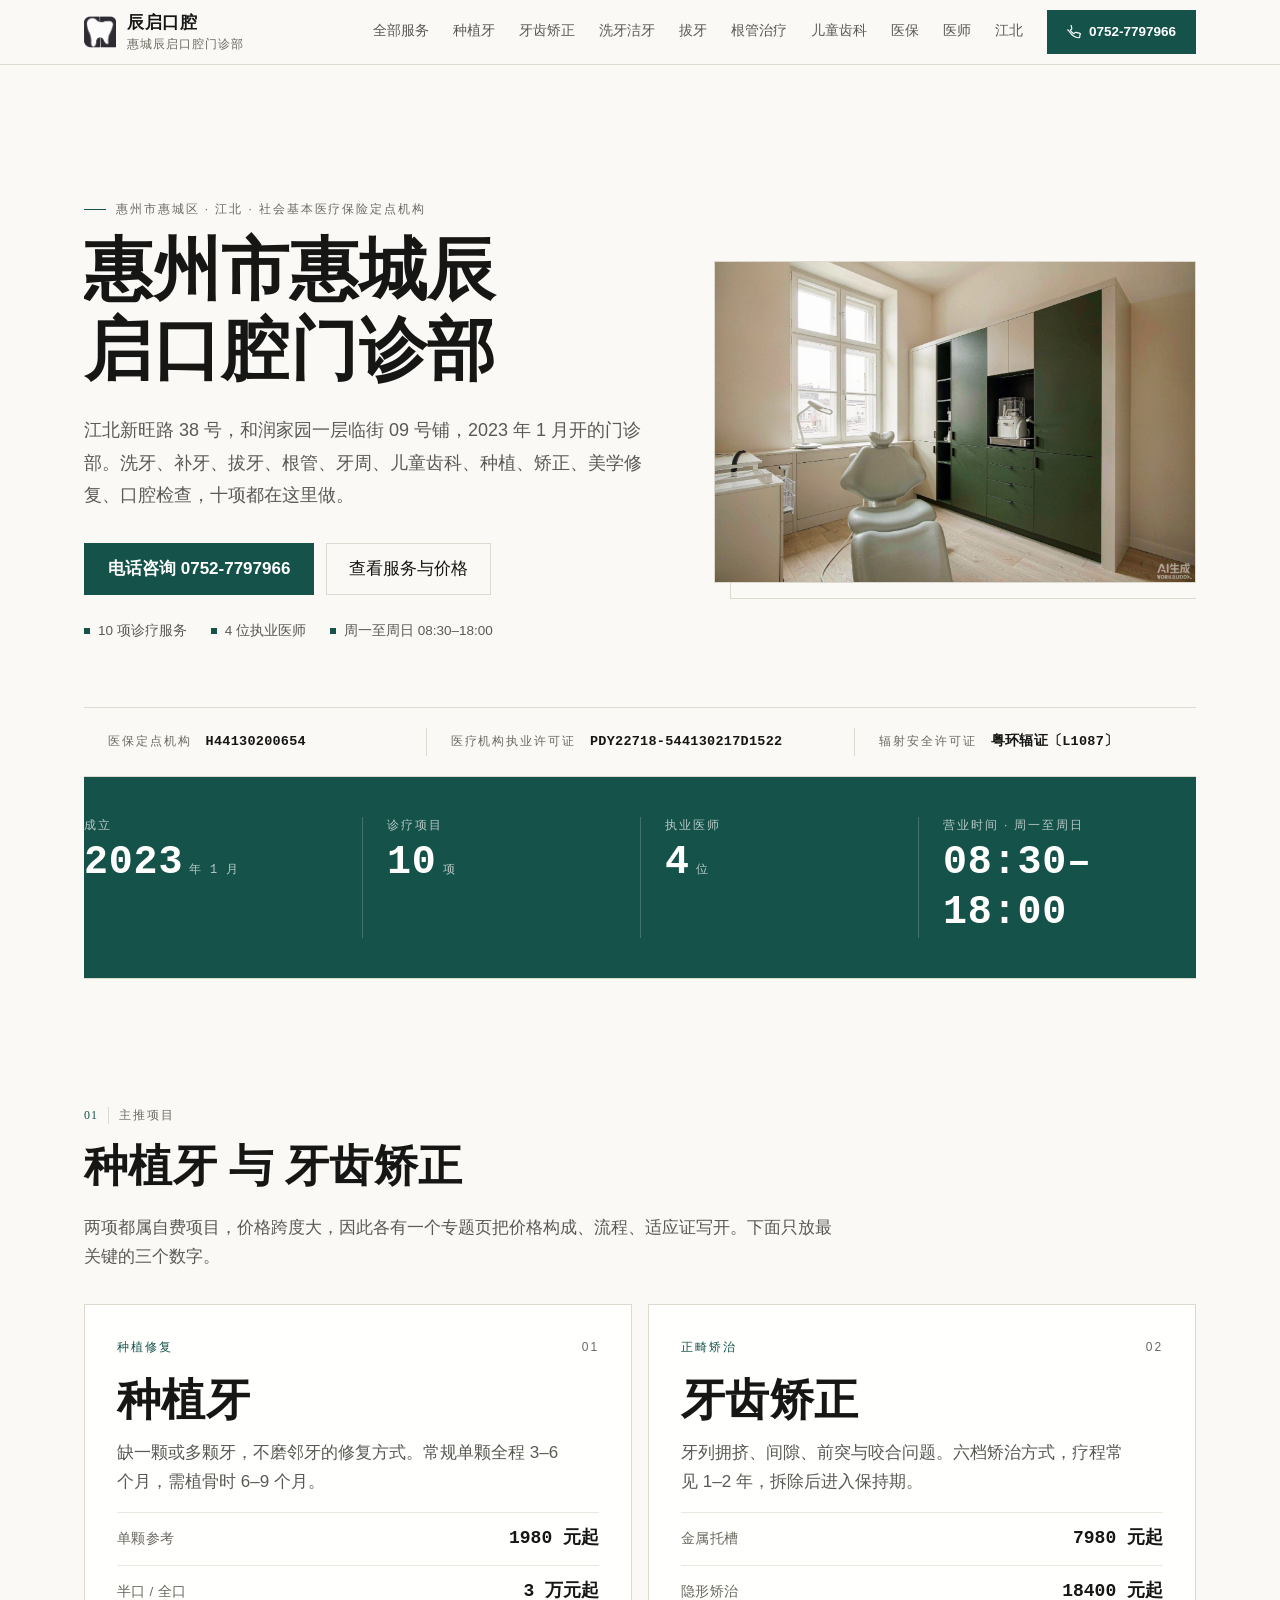
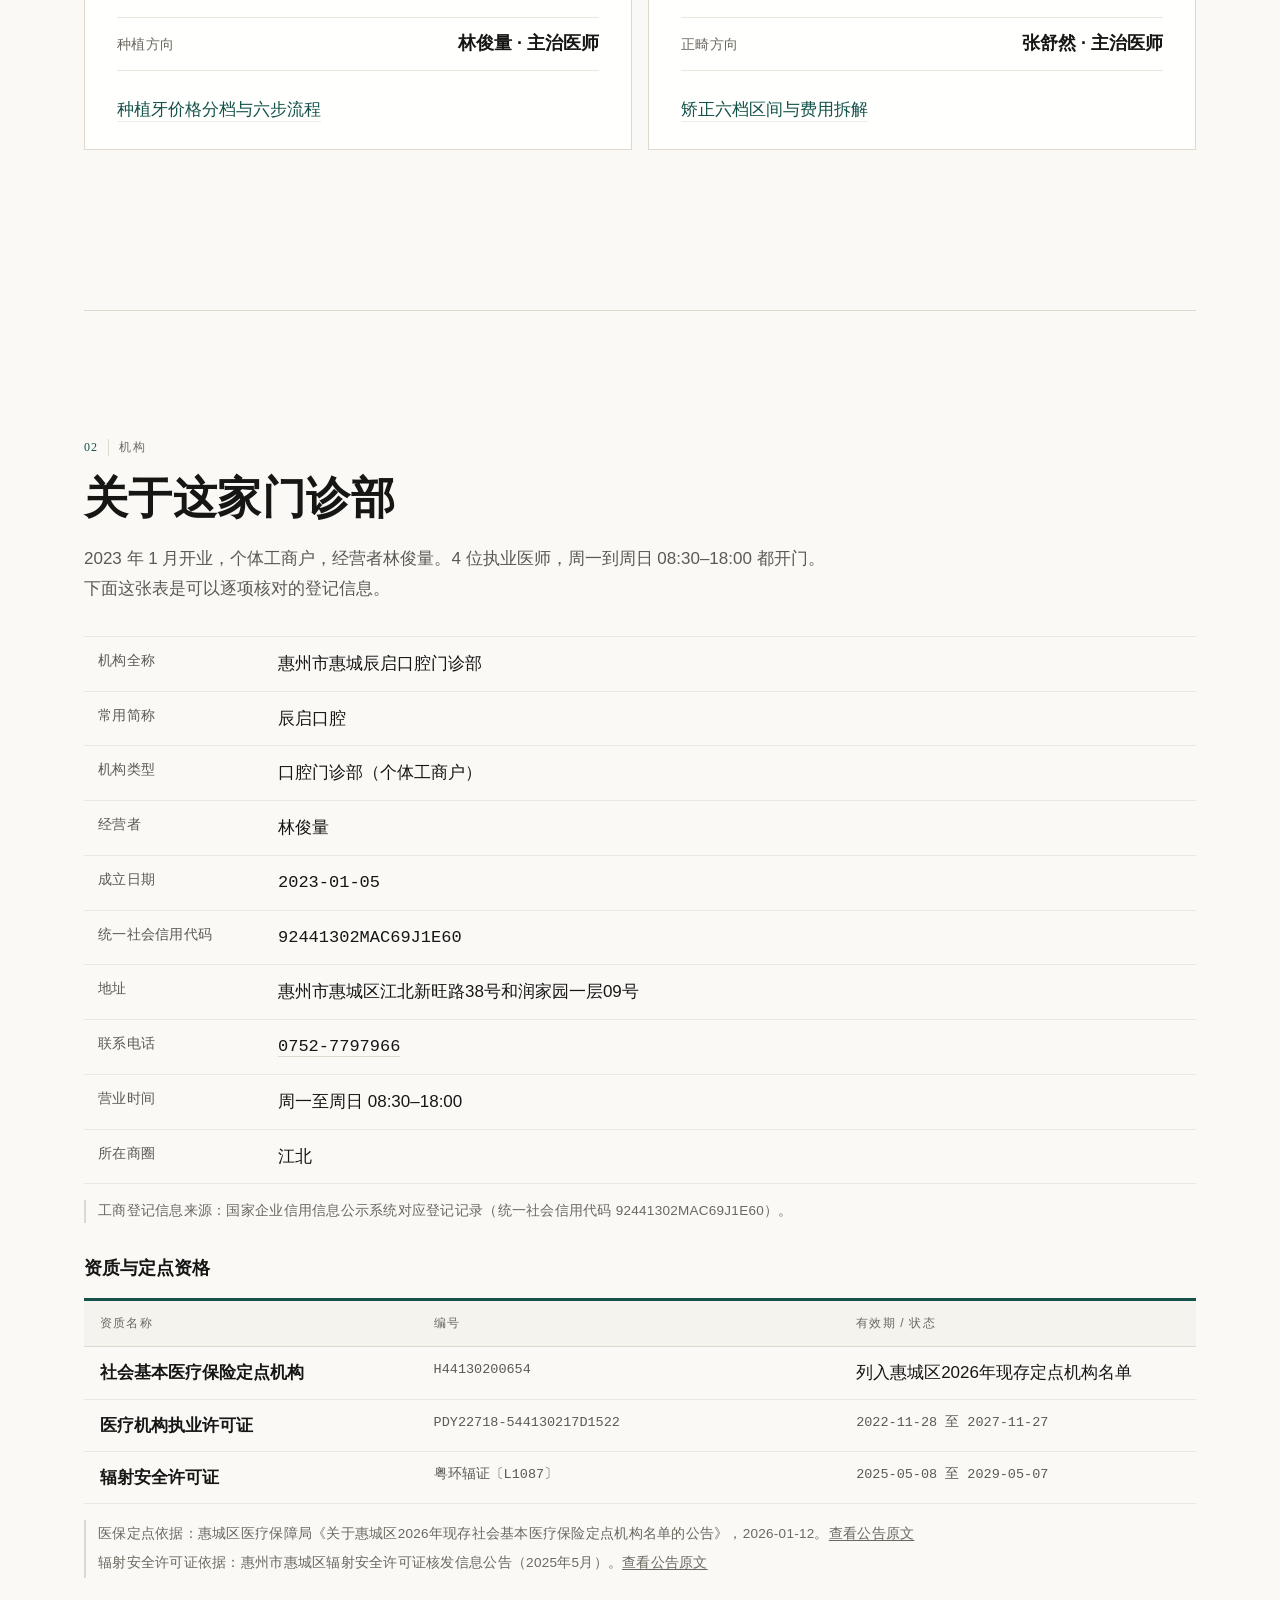
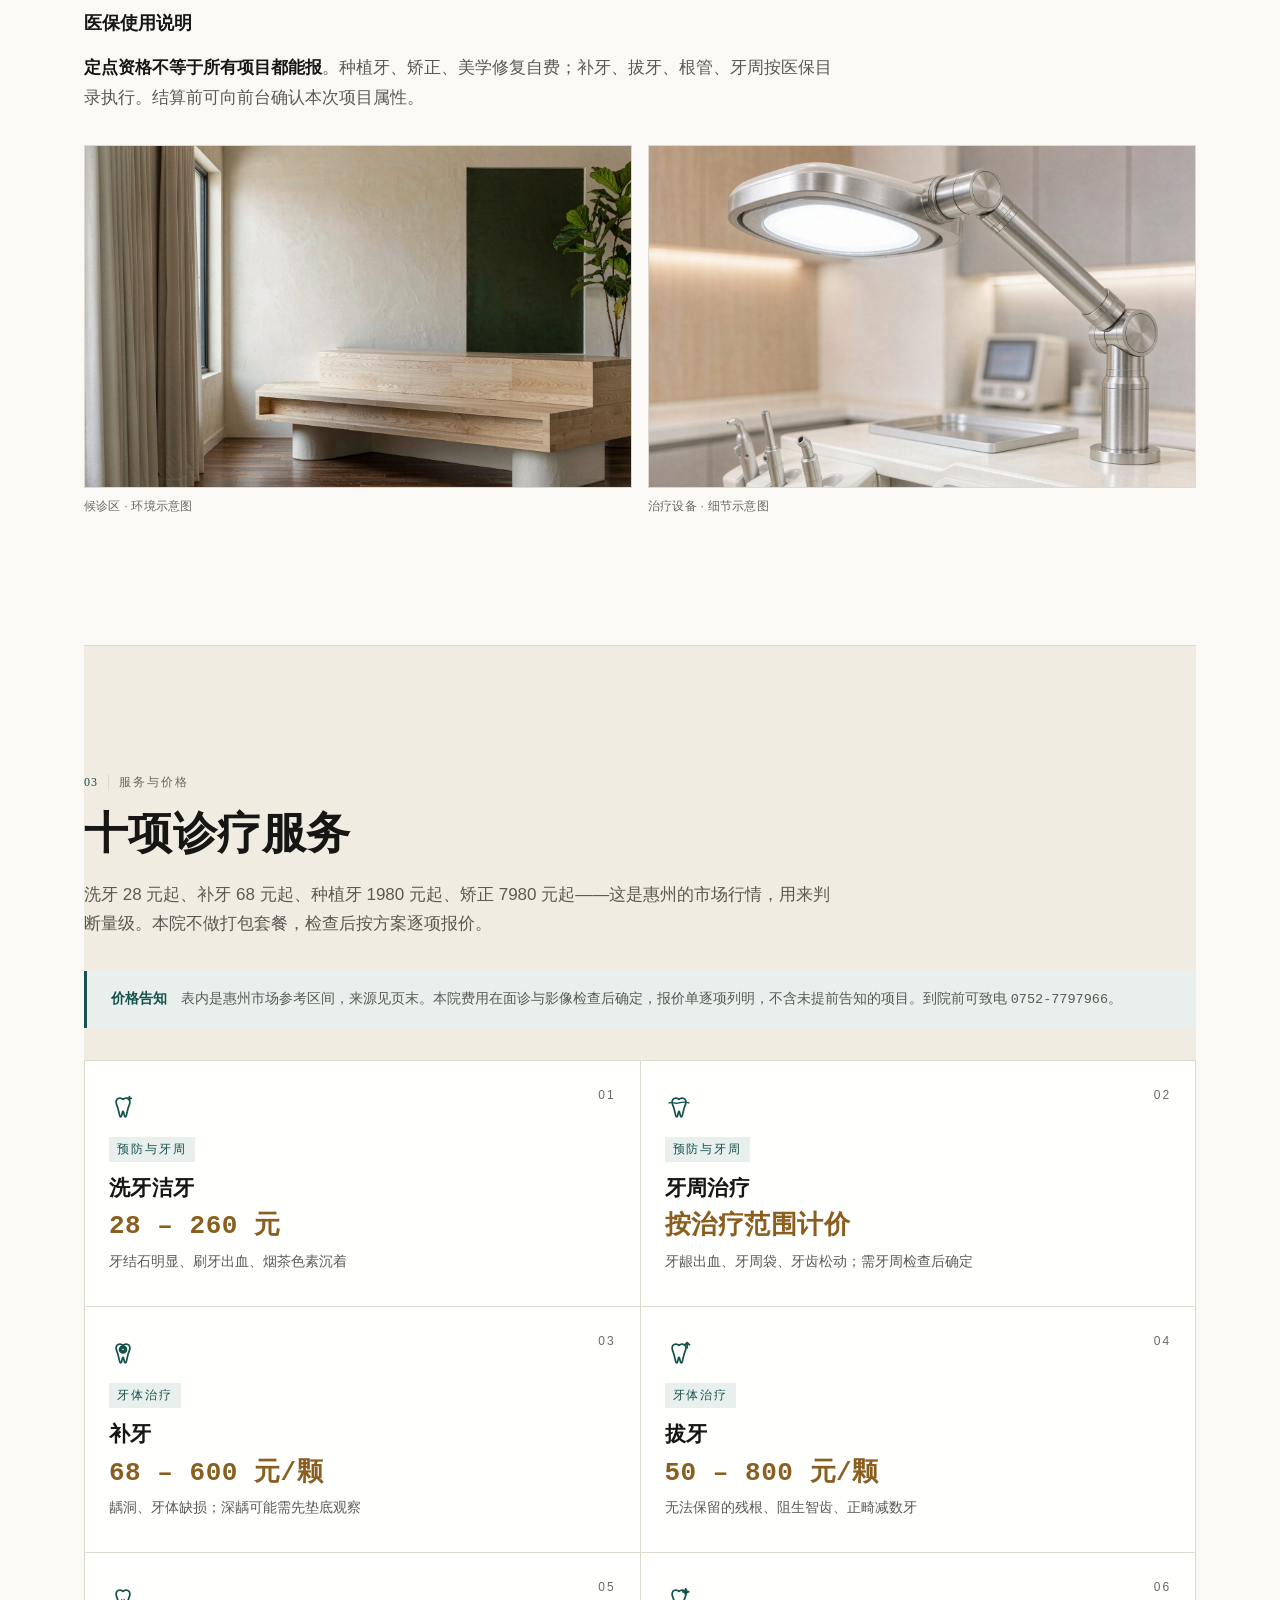
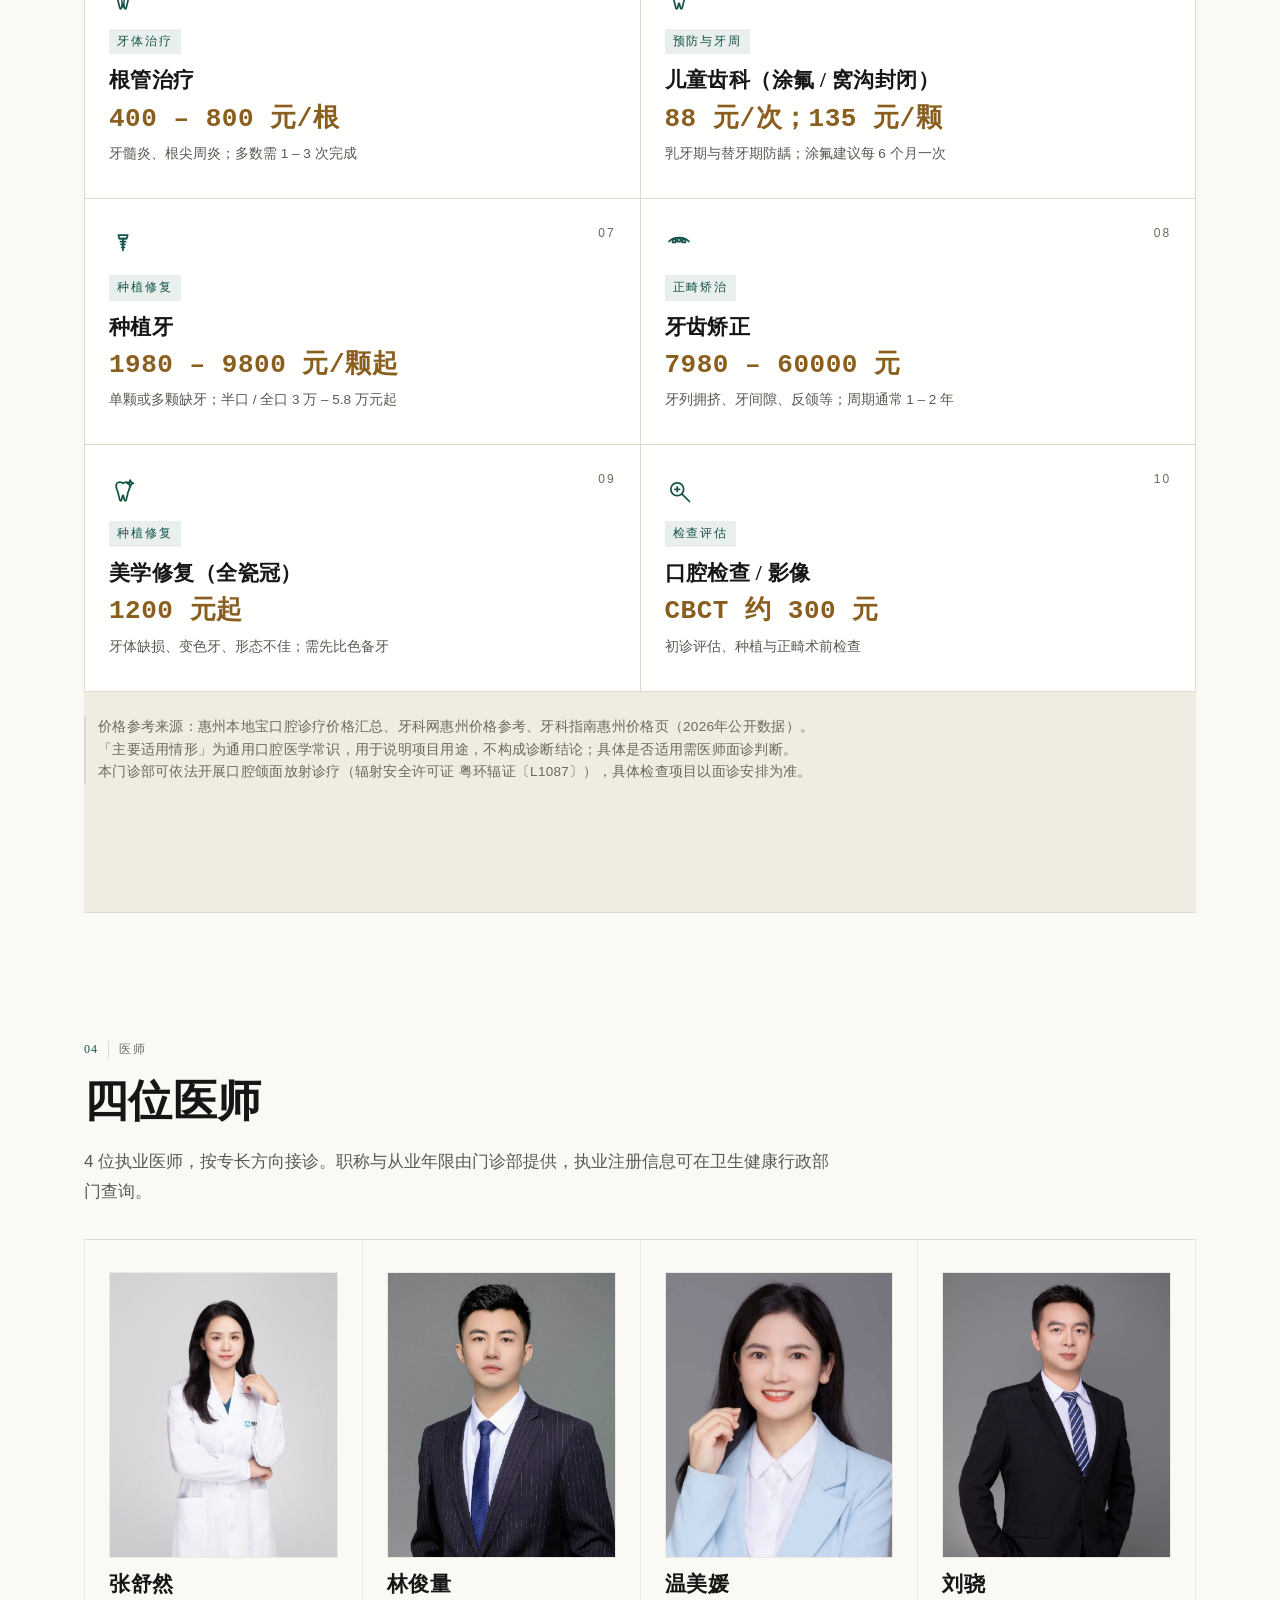
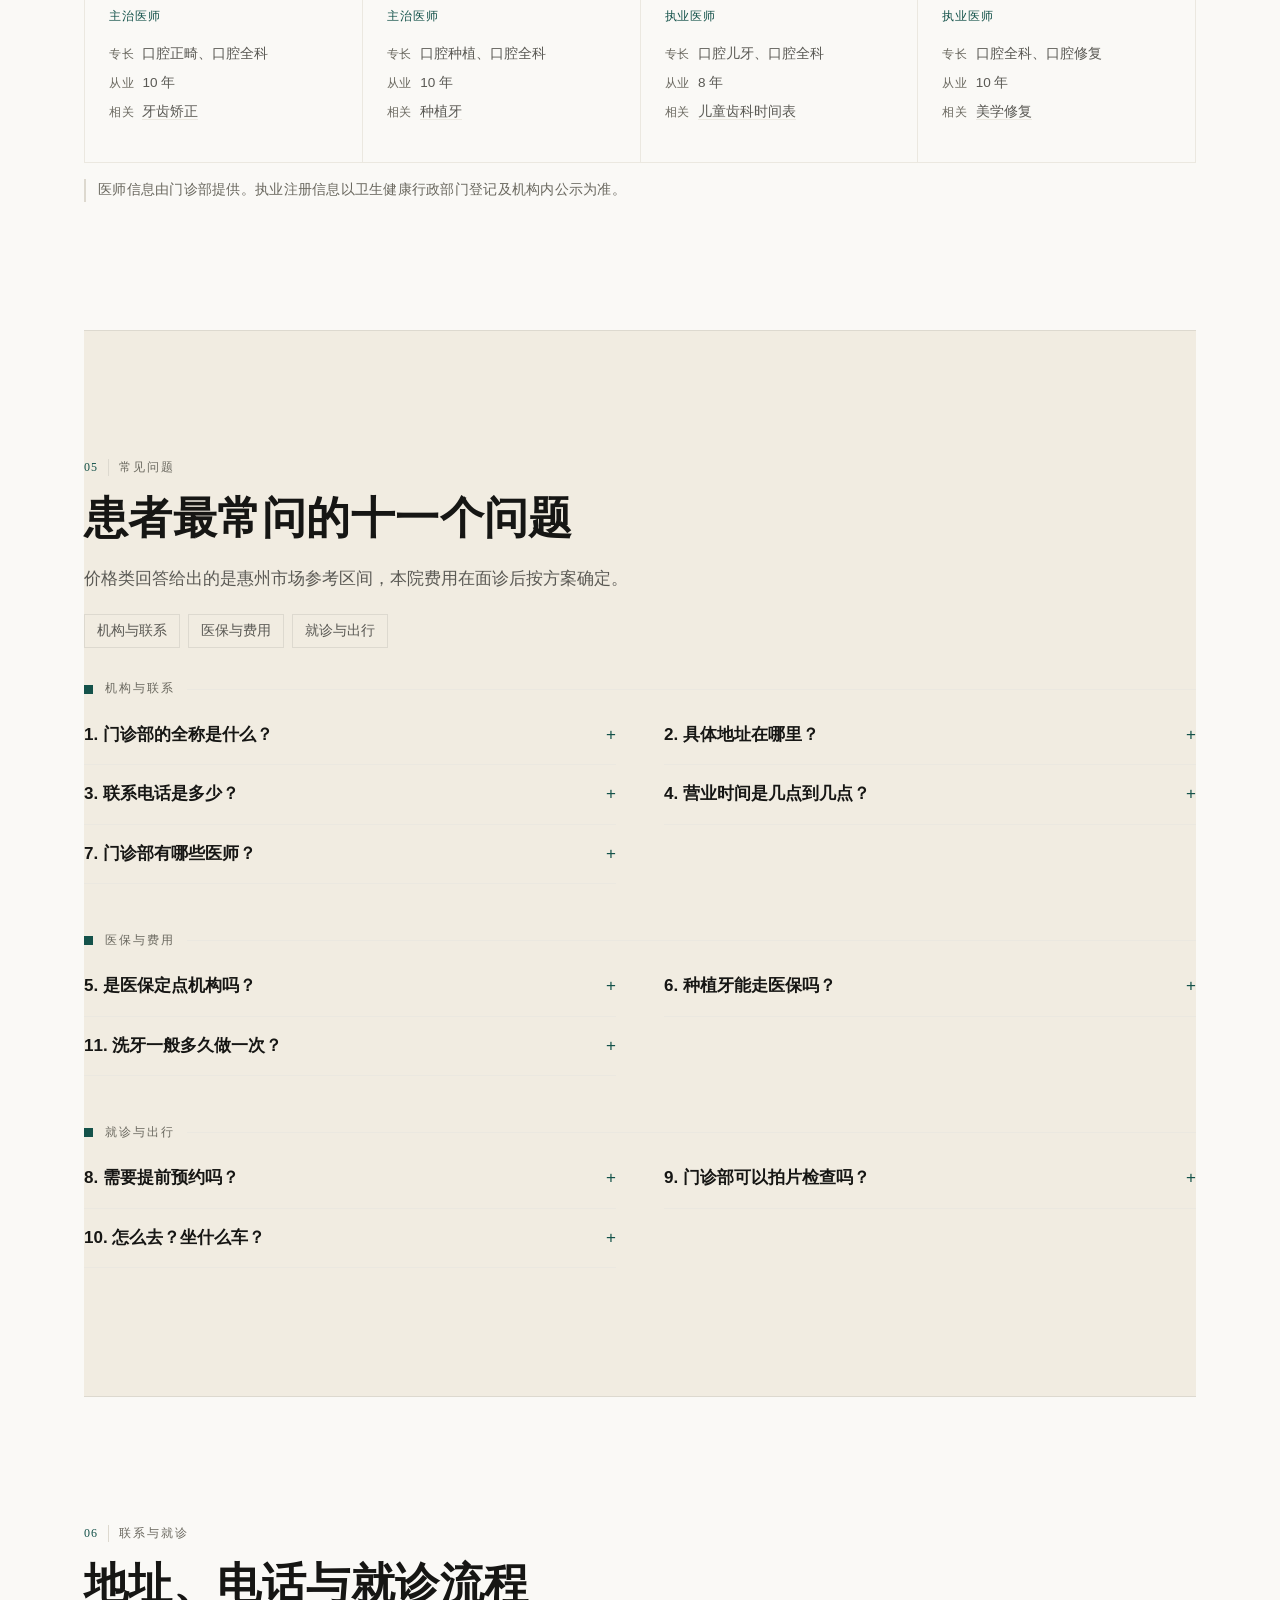
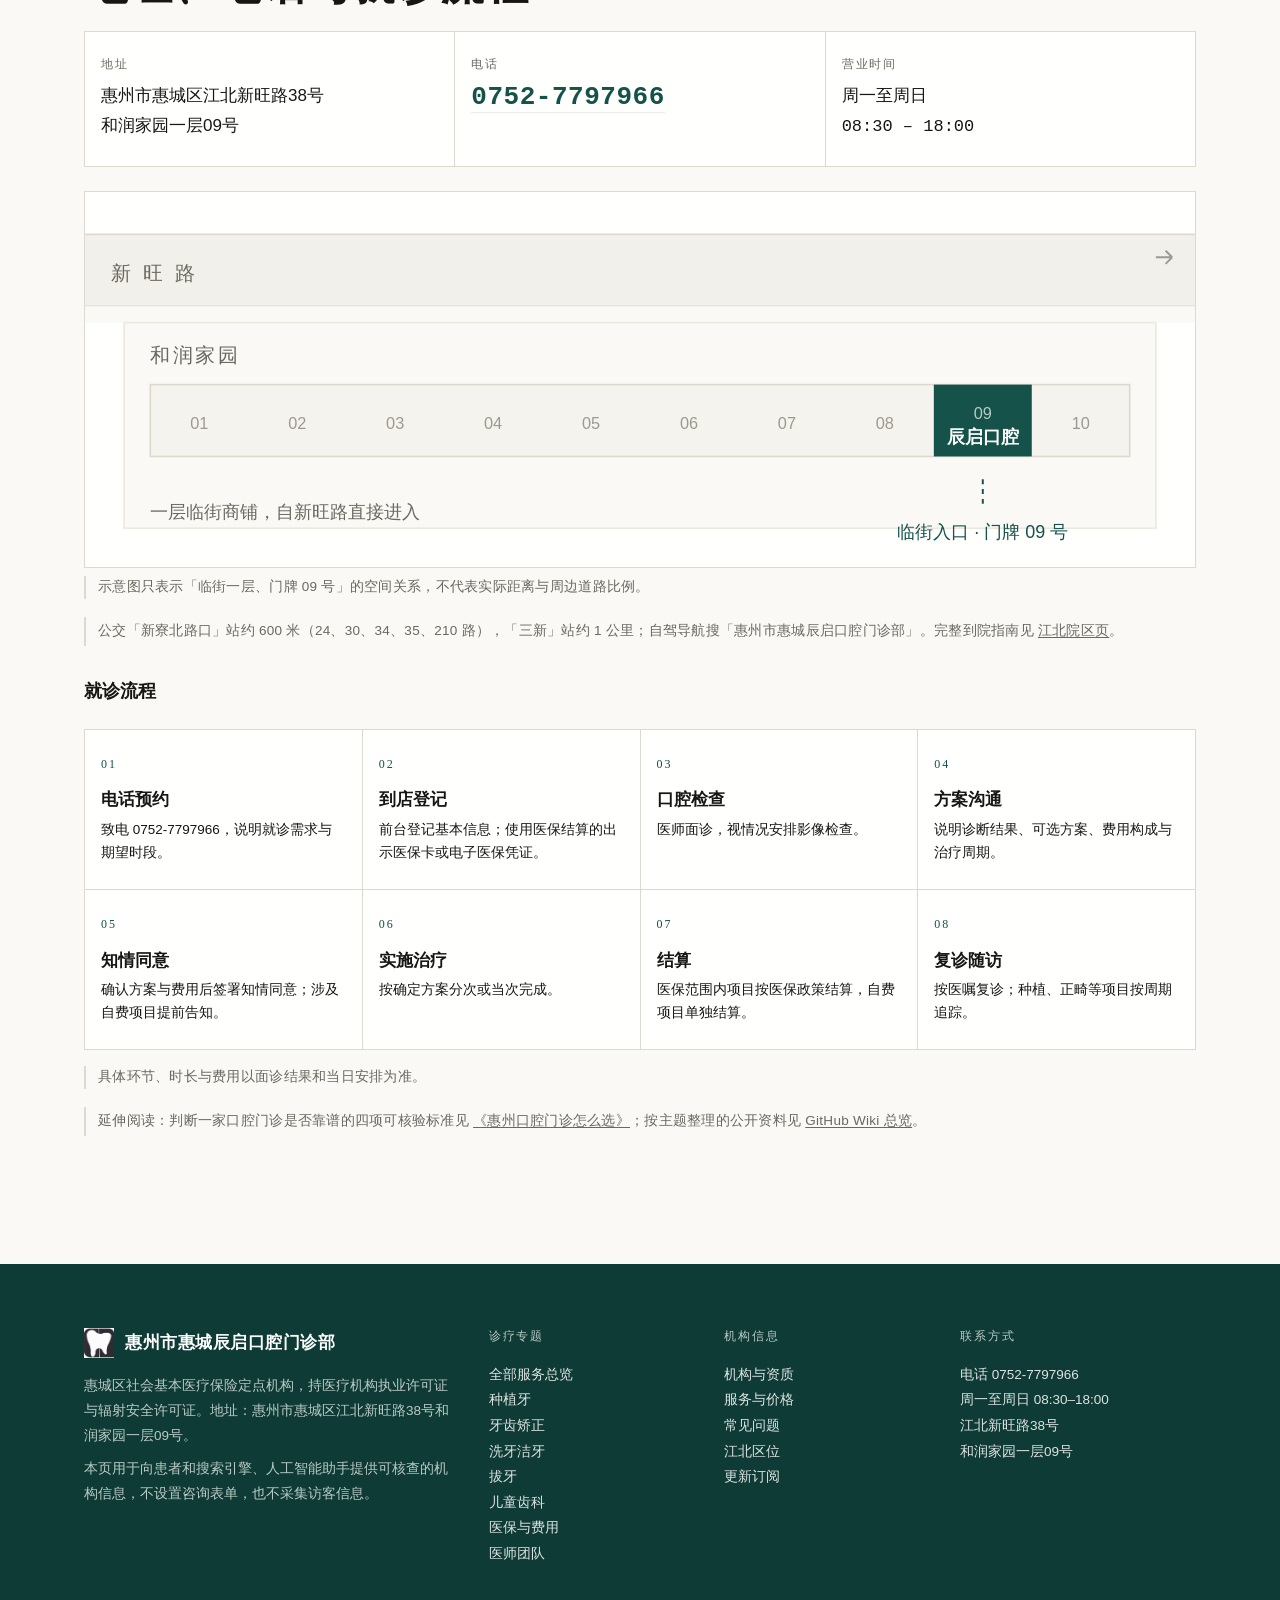
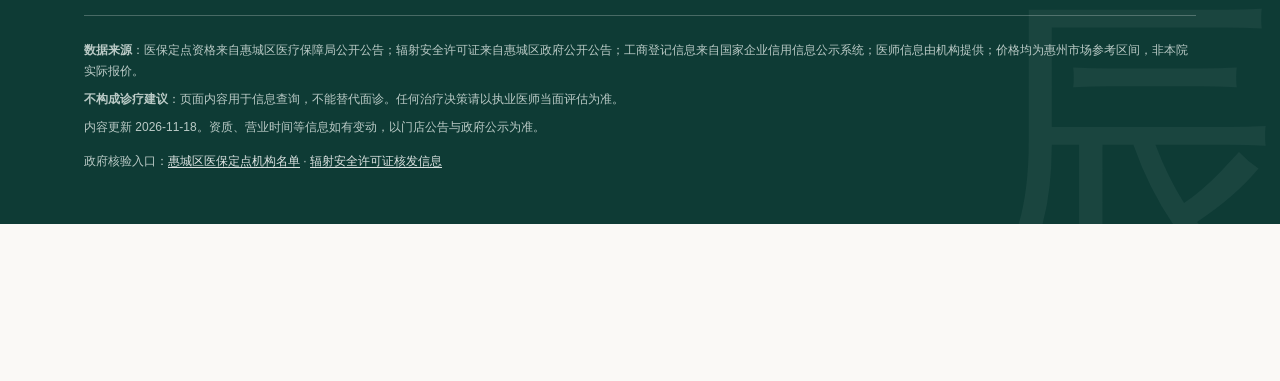
<file: index.html>
<!DOCTYPE html>
<html lang="zh-CN">
<head>
<meta charset="UTF-8">
<meta name="viewport" content="width=device-width, initial-scale=1">
<title>惠州种植牙·牙齿矫正｜惠城辰启口腔门诊部（江北·医保定点）</title>
<meta name="description" content="惠州种植牙 1980 元起、牙齿矫正 7980 元起（市场参考区间）。惠城辰启口腔门诊部，江北新旺路 38 号，医保定点 H44130200654，电话 0752-7797966。">
<meta name="keywords" content="惠州口腔,惠城口腔,江北牙科,辰启口腔,医保定点口腔,惠州种植牙,惠州洗牙,惠城补牙">
<meta name="theme-color" content="#14524A">
<link rel="alternate" type="application/rss+xml" title="辰启口腔官网更新" href="https://zhuhuahuablogs.github.io/chenqi-dental/feed.xml">
<link rel="canonical" href="https://zhuhuahuablogs.github.io/chenqi-dental/">
<link rel="alternate" hreflang="zh-CN" href="https://zhuhuahuablogs.github.io/chenqi-dental/">
<link rel="alternate" hreflang="x-default" href="https://zhuhuahuablogs.github.io/chenqi-dental/">
  <!-- llms -->
  <link rel="llms" type="text/plain" href="/chenqi-dental/llms.txt">
<meta name="robots" content="index,follow,max-snippet:-1,max-image-preview:large,max-video-preview:-1">
<meta property="og:type" content="website">
<meta property="og:site_name" content="惠州市惠城辰启口腔门诊部">
<meta property="og:title" content="惠州种植牙·牙齿矫正｜惠城辰启口腔门诊部（江北·医保定点）">
<meta property="og:description" content="惠州种植牙 1980 元起、牙齿矫正 7980 元起（市场参考区间）。惠城辰启口腔门诊部，江北新旺路 38 号，医保定点 H44130200654，电话 0752-7797966。">
<meta property="og:url" content="https://zhuhuahuablogs.github.io/chenqi-dental/">
<meta property="og:locale" content="zh_CN">
<meta property="og:image" content="https://zhuhuahuablogs.github.io/chenqi-dental/og.png">
<meta property="og:image:width" content="1200">
<meta property="og:image:height" content="630">
<meta property="og:image:alt" content="惠州市惠城辰启口腔门诊部 医保定点 H44130200654">
<meta name="twitter:card" content="summary_large_image">
<meta name="twitter:title" content="惠州种植牙·牙齿矫正｜惠城辰启口腔门诊部（江北·医保定点）">
<meta name="twitter:description" content="惠州种植牙 1980 元起、牙齿矫正 7980 元起（市场参考区间）。惠城辰启口腔门诊部，江北新旺路 38 号，医保定点 H44130200654，电话 0752-7797966。">
<meta name="twitter:image" content="https://zhuhuahuablogs.github.io/chenqi-dental/og.png">
<link rel="icon" type="image/jpeg" href="assets/img/logo.jpg">
<link rel="apple-touch-icon" type="image/jpeg" href="assets/img/logo.jpg">
<link rel="preload" as="image" href="assets/img/room-hero.jpg" fetchpriority="high">
<link rel="stylesheet" href="assets/site.css">
<script type="application/ld+json">
{
  "@context": "https://schema.org",
  "@type": "WebSite",
  "@id": "https://zhuhuahuablogs.github.io/chenqi-dental/#website",
  "url": "https://zhuhuahuablogs.github.io/chenqi-dental/",
  "name": "辰启口腔｜惠州市惠城辰启口腔门诊部",
  "alternateName": "辰启口腔官网",
  "inLanguage": "zh-CN",
  "publisher": {
    "@id": "https://zhuhuahuablogs.github.io/chenqi-dental/#clinic"
  },
  "description": "惠州市惠城辰启口腔门诊部官方网站：医保定点（编码 H44130200654）、江北新旺路 38 号，公示 10 项口腔诊疗服务、4 位医师与惠州市场参考价格区间。"
}
</script>
</head>
<body>

<a class="skip" href="#main">跳到主要内容</a>

<header class="site-nav">
  <div class="nav-inner">
    <a class="brand" href="/chenqi-dental/" aria-current="page">
      <img class="mark-img" src="assets/img/logo.jpg" alt="辰启口腔" width="32" height="32" decoding="async">
      <span class="txt">辰启口腔<small>惠城辰启口腔门诊部</small></span>
    </a>
    <nav class="nav-links" aria-label="主要导航">
      <a href="/chenqi-dental/fuwu.html">全部服务</a>
      <a href="/chenqi-dental/zhongzhiya.html">种植牙</a>
      <a href="/chenqi-dental/zhengji.html">牙齿矫正</a>
      <a href="/chenqi-dental/xijie.html">洗牙洁牙</a>
        <a href="/chenqi-dental/baya.html">拔牙</a>
        <a href="/chenqi-dental/genguan.html">根管治疗</a>
      <a href="/chenqi-dental/ertong.html">儿童齿科</a>
      <a href="/chenqi-dental/yibao.html">医保</a>
      <a href="/chenqi-dental/yisheng.html">医师</a>
      <a href="/chenqi-dental/jiangbei.html">江北</a>
    </nav>
    <details class="nav-m">
      <summary><span class="bars"></span>导航</summary>
      <div class="m-panel">
        <a href="/chenqi-dental/fuwu.html">全部服务<i>10 项</i></a>
        <a href="/chenqi-dental/zhongzhiya.html">种植牙<i>价格与流程</i></a>
        <a href="/chenqi-dental/zhengji.html">牙齿矫正<i>六档区间</i></a>
        <a href="/chenqi-dental/xijie.html">洗牙洁牙<i>价格与频率</i></a>
        <a href="/chenqi-dental/baya.html">拔牙<i>分档与术后</i></a>
        <a href="/chenqi-dental/ertong.html">儿童齿科<i>按年龄</i></a>
        <a href="/chenqi-dental/yibao.html">医保<i>支付归属</i></a>
        <a href="/chenqi-dental/yisheng.html">医师<i>4 位</i></a>
        <a href="/chenqi-dental/jiangbei.html">江北<i>新旺路 38 号</i></a>
        <a href="/chenqi-dental/#contact">地址与电话<i>0752-7797966</i></a>
      </div>
    </details>
    <a class="nav-cta" href="tel:+867527797966">
      <svg width="14" height="14" viewBox="0 0 24 24" fill="none" stroke="currentColor" stroke-width="2" stroke-linecap="round"><path d="M22 16.9v3a2 2 0 0 1-2.2 2 19.8 19.8 0 0 1-8.6-3.1 19.5 19.5 0 0 1-6-6A19.8 19.8 0 0 1 2.1 8.6 2 2 0 0 1 2-2.2h3a2 2 0 0 1 2 1.7c.1.9.5 3.8 1.1 5.6a2 2 0 0 1-.5 2.1l-1.9 1.9a16 16 0 0 0 6 6l1.9-1.9a2 2 0 0 1 2.1-.5c1.8.6 3.7 1 5.6 1.1a2 2 0 0 1 1.7 2z"/></svg>
      0752-7797966
    </a>
  </div>
</header>

<div class="wrap" id="top">

<main id="main" tabindex="-1">

<!-- ============ 首屏 ============ -->
<section class="hero">
  <div class="hero-grid hero--split">
    <div>
      <div class="kicker">惠州市惠城区 · 江北 · 社会基本医疗保险定点机构</div>
      <h1><span class="serif">惠州市惠城辰启口腔门诊部</span></h1>
      <p class="hero-lede">江北新旺路 38 号，和润家园一层临街 09 号铺，2023 年 1 月开的门诊部。洗牙、补牙、拔牙、根管、牙周、儿童齿科、种植、矫正、美学修复、口腔检查，十项都在这里做。</p>
      <div class="hero-actions">
        <a class="btn-primary" href="tel:+867527797966">电话咨询 0752-7797966</a>
        <a class="btn-ghost" href="#services">查看服务与价格</a>
      </div>
      <div class="hero-meta"><span>10 项诊疗服务</span><span>4 位执业医师</span><span>周一至周日 08:30–18:00</span></div>
    </div>

    <figure class="hero-figure">
      <img src="assets/img/room-hero.jpg" alt="诊室环境示意：暖白墙面、深绿柜体与牙科治疗椅" width="1600" height="1067" fetchpriority="high" decoding="async">
      <figcaption>诊室环境 · 示意图</figcaption>
    </figure>
  </div>


  <div class="cert-strip" role="group" aria-label="执业与定点信息">
    <div class="cert"><span class="k">医保定点机构</span><span class="v mono">H44130200654</span></div>
    <div class="cert"><span class="k">医疗机构执业许可证</span><span class="v mono">PDY22718-544130217D1522</span></div>
    <div class="cert"><span class="k">辐射安全许可证</span><span class="v mono">粤环辐证〔L1087〕</span></div>
  </div>

  <div class="stat-band">
    <div class="stat-inner">
      <div class="stat">
        <span class="stat-k">成立</span>
        <span class="stat-v mono">2023<span class="stat-u">年 1 月</span></span>
      </div>
      <div class="stat">
        <span class="stat-k">诊疗项目</span>
        <span class="stat-v mono">10<span class="stat-u">项</span></span>
      </div>
      <div class="stat">
        <span class="stat-k">执业医师</span>
        <span class="stat-v mono">4<span class="stat-u">位</span></span>
      </div>
      <div class="stat">
        <span class="stat-k">营业时间 · 周一至周日</span>
        <span class="stat-v mono">08:30–18:00</span>
      </div>
    </div>
  </div>
</section>

<!-- ============ 主推 ============ -->
<section id="focus">
  <div class="sec-label">主推项目</div>
  <h2><span class="serif">种植牙 与 牙齿矫正</span></h2>
  <p class="sec-intro">两项都属自费项目，价格跨度大，因此各有一个专题页把价格构成、流程、适应证写开。下面只放最关键的三个数字。</p>

  <div class="focus-grid">
    <article class="focus-card">
      <p class="focus-k">种植修复<span class="focus-n">01</span></p>
      <h3 class="focus-t"><span class="serif">种植牙</span></h3>
      <p class="focus-lede">缺一颗或多颗牙，不磨邻牙的修复方式。常规单颗全程 3–6 个月，需植骨时 6–9 个月。</p>
      <dl class="focus-facts">
        <div><dt>单颗参考</dt><dd class="mono">1980 元起</dd></div>
        <div><dt>半口 / 全口</dt><dd class="mono">3 万元起</dd></div>
        <div><dt>种植方向</dt><dd>林俊量 · 主治医师</dd></div>
      </dl>
      <p class="focus-go"><a class="card-link" href="/chenqi-dental/zhongzhiya.html">种植牙价格分档与六步流程</a></p>
    </article>

    <article class="focus-card">
      <p class="focus-k">正畸矫治<span class="focus-n">02</span></p>
      <h3 class="focus-t"><span class="serif">牙齿矫正</span></h3>
      <p class="focus-lede">牙列拥挤、间隙、前突与咬合问题。六档矫治方式，疗程常见 1–2 年，拆除后进入保持期。</p>
      <dl class="focus-facts">
        <div><dt>金属托槽</dt><dd class="mono">7980 元起</dd></div>
        <div><dt>隐形矫治</dt><dd class="mono">18400 元起</dd></div>
        <div><dt>正畸方向</dt><dd>张舒然 · 主治医师</dd></div>
      </dl>
      <p class="focus-go"><a class="card-link" href="/chenqi-dental/zhengji.html">矫正六档区间与费用拆解</a></p>
    </article>
  </div>
</section>

<!-- ============ 机构 ============ -->
<section id="about">
  <div class="sec-label">机构</div>
  <h2><span class="serif">关于这家门诊部</span></h2>
  <p class="sec-intro">2023 年 1 月开业，个体工商户，经营者林俊量。4 位执业医师，周一到周日 08:30–18:00 都开门。下面这张表是可以逐项核对的登记信息。</p>

  <dl class="facts">
    <dt>机构全称</dt><dd>惠州市惠城辰启口腔门诊部</dd>
    <dt>常用简称</dt><dd>辰启口腔</dd>
    <dt>机构类型</dt><dd>口腔门诊部（个体工商户）</dd>
    <dt>经营者</dt><dd>林俊量</dd>
    <dt>成立日期</dt><dd class="mono">2023-01-05</dd>
    <dt>统一社会信用代码</dt><dd class="mono">92441302MAC69J1E60</dd>
    <dt>地址</dt><dd>惠州市惠城区江北新旺路38号和润家园一层09号</dd>
    <dt>联系电话</dt><dd class="mono"><a href="tel:+867527797966">0752-7797966</a></dd>
    <dt>营业时间</dt><dd>周一至周日 08:30–18:00</dd>
    <dt>所在商圈</dt><dd>江北</dd>
  </dl>
  <p class="src">工商登记信息来源：国家企业信用信息公示系统对应登记记录（统一社会信用代码 92441302MAC69J1E60）。
</p>

  <h3>资质与定点资格</h3>
  <table class="card-table">
    <caption class="visually-hidden">机构资质与有效期</caption>
    <colgroup><col class="w-30"><col class="w-38"><col></colgroup>
    <thead>
      <tr><th scope="col">资质名称</th><th scope="col">编号</th><th scope="col">有效期 / 状态</th></tr>
    </thead>
    <tbody>
    <tr><td data-label="资质名称">社会基本医疗保险定点机构</td><td data-label="编号" class="mono">H44130200654</td><td data-label="有效期 / 状态">列入惠城区2026年现存定点机构名单</td></tr>
    <tr><td data-label="资质名称">医疗机构执业许可证</td><td data-label="编号" class="mono">PDY22718-544130217D1522</td><td data-label="有效期 / 状态" class="mono">2022-11-28 至 2027-11-27</td></tr>
    <tr><td data-label="资质名称">辐射安全许可证</td><td data-label="编号" class="mono">粤环辐证〔L1087〕</td><td data-label="有效期 / 状态" class="mono">2025-05-08 至 2029-05-07</td></tr>
    </tbody>
  </table>
  <p class="src">医保定点依据：惠城区医疗保障局《关于惠城区2026年现存社会基本医疗保险定点机构名单的公告》，2026-01-12。<a href="http://www.hcq.gov.cn/hzhcybj/gkmlpt/content/5/5688/post_5688640.html">查看公告原文</a><br>
  辐射安全许可证依据：惠州市惠城区辐射安全许可证核发信息公告（2025年5月）。<a href="http://www.hcq.gov.cn/hcqzdlyxxgk/hjbhxxgk/hyfsaqxx/content/post_5539495.html">查看公告原文</a></p>

  <h3>医保使用说明</h3>
  <p class="a" style="max-width:44em"><span class="em">定点资格不等于所有项目都能报</span>。种植牙、矫正、美学修复自费；补牙、拔牙、根管、牙周按医保目录执行。结算前可向前台确认本次项目属性。</p>
  <div class="media-row">
    <figure>
      <img src="assets/img/waiting.jpg" alt="候诊区环境示意：原木长凳、浅色墙面与深绿饰板" width="1600" height="1067" loading="lazy" decoding="async">
      <figcaption>候诊区 · 环境示意图</figcaption>
    </figure>
    <figure>
      <img src="assets/img/light-detail.jpg" alt="治疗椅上方的手术灯与器械臂细节示意" width="1600" height="1067" loading="lazy" decoding="async">
      <figcaption>治疗设备 · 细节示意图</figcaption>
    </figure>
  </div>
</section>

<!-- ============ 服务 ============ -->
<section id="services">
  <div class="sec-label">服务与价格</div>
  <h2><span class="serif">十项诊疗服务</span></h2>
  <p class="sec-intro">洗牙 28 元起、补牙 68 元起、种植牙 1980 元起、矫正 7980 元起——这是惠州的市场行情，用来判断量级。本院不做打包套餐，检查后按方案逐项报价。</p>

  <div class="price-flag">
    <div><b>价格告知</b>　表内是惠州市场参考区间，来源见页末。本院费用在面诊与影像检查后确定，报价单逐项列明，不含未提前告知的项目。到院前可致电 <span class="mono">0752-7797966</span>。</div>
  </div>

  <div class="svc-grid svc-grid--3">
    <div class="svc-card">
      <svg class="svc-ico" aria-hidden="true"><use href="#i-clean"/></svg>
      <span class="svc-tag">预防与牙周</span>
      <p class="svc-name"><a class="card-link" href="/chenqi-dental/xijie.html">洗牙洁牙</a></p>
      <p class="svc-price mono">28 – 260 元</p>
      <p class="svc-use">牙结石明显、刷牙出血、烟茶色素沉着</p>
    </div>
    <div class="svc-card">
      <svg class="svc-ico" aria-hidden="true"><use href="#i-gum"/></svg>
      <span class="svc-tag">预防与牙周</span>
      <p class="svc-name"><a class="card-link" href="/chenqi-dental/fuwu.html">牙周治疗</a></p>
      <p class="svc-price mono">按治疗范围计价</p>
      <p class="svc-use">牙龈出血、牙周袋、牙齿松动；需牙周检查后确定</p>
    </div>
    <div class="svc-card">
      <svg class="svc-ico" aria-hidden="true"><use href="#i-fill"/></svg>
      <span class="svc-tag">牙体治疗</span>
      <p class="svc-name"><a class="card-link" href="/chenqi-dental/buchi.html">补牙</a></p>
      <p class="svc-price mono">68 – 600 元/颗</p>
      <p class="svc-use">龋洞、牙体缺损；深龋可能需先垫底观察</p>
    </div>
    <div class="svc-card">
      <svg class="svc-ico" aria-hidden="true"><use href="#i-pull"/></svg>
      <span class="svc-tag">牙体治疗</span>
      <p class="svc-name"><a class="card-link" href="/chenqi-dental/baya.html">拔牙</a></p>
      <p class="svc-price mono">50 – 800 元/颗</p>
      <p class="svc-use">无法保留的残根、阻生智齿、正畸减数牙</p>
    </div>
    <div class="svc-card">
      <svg class="svc-ico" aria-hidden="true"><use href="#i-root"/></svg>
      <span class="svc-tag">牙体治疗</span>
      <p class="svc-name"><a class="card-link" href="/chenqi-dental/genguan.html">根管治疗</a></p>
      <p class="svc-price mono">400 – 800 元/根</p>
      <p class="svc-use">牙髓炎、根尖周炎；多数需 1 – 3 次完成</p>
    </div>
    <div class="svc-card">
      <svg class="svc-ico" aria-hidden="true"><use href="#i-kid"/></svg>
      <span class="svc-tag">预防与牙周</span>
      <p class="svc-name"><a class="card-link" href="/chenqi-dental/ertong.html">儿童齿科（涂氟 / 窝沟封闭）</a></p>
      <p class="svc-price mono">88 元/次；135 元/颗</p>
      <p class="svc-use">乳牙期与替牙期防龋；涂氟建议每 6 个月一次</p>
    </div>
    <div class="svc-card">
      <svg class="svc-ico" aria-hidden="true"><use href="#i-implant"/></svg>
      <span class="svc-tag">种植修复</span>
      <p class="svc-name"><a class="card-link" href="/chenqi-dental/zhongzhiya.html">种植牙</a></p>
      <p class="svc-price mono">1980 – 9800 元/颗起</p>
      <p class="svc-use">单颗或多颗缺牙；半口 / 全口 3 万 – 5.8 万元起</p>
    </div>
    <div class="svc-card">
      <svg class="svc-ico" aria-hidden="true"><use href="#i-brace"/></svg>
      <span class="svc-tag">正畸矫治</span>
      <p class="svc-name"><a class="card-link" href="/chenqi-dental/zhengji.html">牙齿矫正</a></p>
      <p class="svc-price mono">7980 – 60000 元</p>
      <p class="svc-use">牙列拥挤、牙间隙、反颌等；周期通常 1 – 2 年</p>
    </div>
    <div class="svc-card">
      <svg class="svc-ico" aria-hidden="true"><use href="#i-crown"/></svg>
      <span class="svc-tag">种植修复</span>
      <p class="svc-name"><a class="card-link" href="/chenqi-dental/fuwu.html">美学修复（全瓷冠）</a></p>
      <p class="svc-price mono">1200 元起</p>
      <p class="svc-use">牙体缺损、变色牙、形态不佳；需先比色备牙</p>
    </div>
    <div class="svc-card">
      <svg class="svc-ico" aria-hidden="true"><use href="#i-scan"/></svg>
      <span class="svc-tag">检查评估</span>
      <p class="svc-name"><a class="card-link" href="/chenqi-dental/fuwu.html">口腔检查 / 影像</a></p>
      <p class="svc-price mono">CBCT 约 300 元</p>
      <p class="svc-use">初诊评估、种植与正畸术前检查</p>
    </div>
  </div>
  <p class="src">价格参考来源：惠州本地宝口腔诊疗价格汇总、牙科网惠州价格参考、牙科指南惠州价格页（2026年公开数据）。<br>
  「主要适用情形」为通用口腔医学常识，用于说明项目用途，不构成诊断结论；具体是否适用需医师面诊判断。<br>
  本门诊部可依法开展口腔颌面放射诊疗（辐射安全许可证 粤环辐证〔L1087〕），具体检查项目以面诊安排为准。</p>
</section>

<!-- ============ 医师 ============ -->
<section id="doctors">
  <div class="sec-label">医师</div>
  <h2><span class="serif">四位医师</span></h2>
  <p class="sec-intro">4 位执业医师，按专长方向接诊。职称与从业年限由门诊部提供，执业注册信息可在卫生健康行政部门查询。</p>

  <div class="docs">
    <div class="doc"><img class="doc-photo" src="assets/img/doctor-zhang.jpg" alt="张舒然医师照片" width="240" height="300" loading="lazy" decoding="async"><h3 class="doc-name">张舒然</h3>
      <p class="doc-title">主治医师</p>
      <p class="doc-line"><span>专长</span>口腔正畸、口腔全科</p>
      <p class="doc-line"><span>从业</span>10 年</p>
      <p class="doc-line"><span>相关</span><a href="#services">牙齿矫正</a></p>
    </div>
    <div class="doc"><img class="doc-photo" src="assets/img/doctor-lin.jpg" alt="林俊量医师照片" width="240" height="300" loading="lazy" decoding="async"><h3 class="doc-name">林俊量</h3>
      <p class="doc-title">主治医师</p>
      <p class="doc-line"><span>专长</span>口腔种植、口腔全科</p>
      <p class="doc-line"><span>从业</span>10 年</p>
      <p class="doc-line"><span>相关</span><a href="/chenqi-dental/zhongzhiya.html">种植牙</a></p>
    </div>
    <div class="doc"><img class="doc-photo" src="assets/img/doctor-wen.jpg" alt="温美媛医师照片" width="240" height="300" loading="lazy" decoding="async"><h3 class="doc-name">温美媛</h3>
      <p class="doc-title">执业医师</p>
      <p class="doc-line"><span>专长</span>口腔儿牙、口腔全科</p>
      <p class="doc-line"><span>从业</span>8 年</p>
      <p class="doc-line"><span>相关</span><a href="/chenqi-dental/ertong.html">儿童齿科时间表</a></p>
    </div>
    <div class="doc"><img class="doc-photo" src="assets/img/doctor-liu.jpg" alt="刘骁医师照片" width="240" height="300" loading="lazy" decoding="async"><h3 class="doc-name">刘骁</h3>
      <p class="doc-title">执业医师</p>
      <p class="doc-line"><span>专长</span>口腔全科、口腔修复</p>
      <p class="doc-line"><span>从业</span>10 年</p>
      <p class="doc-line"><span>相关</span><a href="#services">美学修复</a></p>
    </div>
  </div>
  <p class="src">医师信息由门诊部提供。执业注册信息以卫生健康行政部门登记及机构内公示为准。</p>
</section>

<!-- ============ FAQ ============ -->
<section id="faq">
  <div class="sec-label">常见问题</div>
  <h2><span class="serif">患者最常问的十一个问题</span></h2>
  <p class="sec-intro">价格类回答给出的是惠州市场参考区间，本院费用在面诊后按方案确定。</p>

  <nav class="faq-nav" aria-label="常见问题分组">
    <a href="#faq-org">机构与联系</a>
    <a href="#faq-insurance">医保与费用</a>
    <a href="#faq-visit">就诊与出行</a>
  </nav>

  <h3 class="faq-group" id="faq-org">机构与联系</h3>
  <div class="faq-grid">
    <details class="faq-item"><summary class="q">1. 门诊部的全称是什么？</summary><p class="a">惠州市惠城辰启口腔门诊部，常用简称“辰启口腔”。机构类型为个体工商户，经营者林俊量，成立日期 2023 年 1 月 5 日。</p></details>
    <details class="faq-item"><summary class="q">2. 具体地址在哪里？</summary><p class="a">惠州市惠城区江北新旺路 38 号和润家园一层 09 号。</p></details>
    <details class="faq-item"><summary class="q">3. 联系电话是多少？</summary><p class="a">主号 <span class="mono">0752-7797966</span>。</p></details>
    <details class="faq-item"><summary class="q">4. 营业时间是几点到几点？</summary><p class="a">周一至周日 <span class="mono">08:30–18:00</span>，节假日安排以门店公告为准。</p></details>
        <details class="faq-item"><summary class="q">7. 门诊部有哪些医师？</summary><p class="a">共 4 位：张舒然（主治医师，口腔正畸、口腔全科，从业 10 年）、林俊量（主治医师，口腔种植、口腔全科，从业 10 年）、温美媛（执业医师，口腔儿牙、口腔全科，从业 8 年）、刘骁（执业医师，口腔全科、口腔修复，从业 10 年）。</p></details>
  </div>
  <h3 class="faq-group" id="faq-insurance">医保与费用</h3>
  <div class="faq-grid">
    <details class="faq-item"><summary class="q">5. 是医保定点机构吗？</summary><p class="a"><span class="em">是。医保编码 H44130200654</span>，列入惠城区医疗保障局 2026 年现存社会基本医疗保险定点机构名单。</p></details>
    <details class="faq-item"><summary class="q">6. 种植牙能走医保吗？</summary><p class="a">种植牙属自费项目，不在医保支付范围内。门诊部本身具备医保定点资格，补牙、拔牙、根管治疗等项目是否可报，按当地医保目录与结算规则执行。</p></details>
        <details class="faq-item"><summary class="q">11. 洗牙一般多久做一次？</summary><p class="a">多数口腔保健建议每 <span class="mono">6–12 个月</span> 洁治一次；牙周炎患者通常需要更短间隔。实际频率应由医师根据牙周检查结果判断，不属于固定规则。</p></details>
    </div>
  <div class="faq-grid">
    </div>
  <h3 class="faq-group" id="faq-visit">就诊与出行</h3>
  <div class="faq-grid">
    <details class="faq-item"><summary class="q">8. 需要提前预约吗？</summary><p class="a">建议提前致电 <span class="mono">0752-7797966</span> 预约，以减少候诊时间；具体接诊安排以当日排班为准。</p></details>
    <details class="faq-item"><summary class="q">9. 门诊部可以拍片检查吗？</summary><p class="a">可依法开展口腔颌面放射诊疗，持有辐射安全许可证（粤环辐证〔L1087〕）。是否拍摄、拍摄何种影像由医师面诊判断。</p></details>
    <details class="faq-item"><summary class="q">10. 怎么去？坐什么车？</summary><p class="a">地址为惠州市惠城区江北新旺路 38 号和润家园一层 09 号，建议使用地图导航搜索“惠州市惠城辰启口腔门诊部”或“和润家园”。具体公交线路与路线请以导航实时结果为准。</p></details>
    </div>
  <div class="faq-grid">
    </div>
</section>

<!-- ============ 联系与就诊 ============ -->
<section id="contact">
  <div class="sec-label">联系与就诊</div>
  <h2><span class="serif">地址、电话与就诊流程</span></h2>

  <div class="cells cells--3">
    <div class="cell">
      <div class="k">地址</div>
      <div class="v">惠州市惠城区江北新旺路38号<br>和润家园一层09号</div>
    </div>
    <div class="cell">
      <div class="k">电话</div>
      <div class="v big mono"><a href="tel:+867527797966">0752-7797966</a></div>
    </div>
    <div class="cell">
      <div class="k">营业时间</div>
      <div class="v">周一至周日<br><span class="mono">08:30 – 18:00</span></div>
    </div>
  </div>


  <figure class="locmap-fig">
    <svg class="locmap" viewBox="0 0 680 230" role="img" aria-labelledby="locmap-t">
      <title id="locmap-t">和润家园一层 09 号铺位临街位置示意：新旺路南侧，和润家园一层临街商铺第 09 号</title>
      <rect x="0" y="0" width="680" height="230" fill="#FFFFFE"/>
      <!-- 新旺路 -->
      <rect x="0" y="26" width="680" height="44" fill="#F2F0EA"/>
      <line x1="0" y1="26" x2="680" y2="26" stroke="#DDD9CF"/>
      <line x1="0" y1="70" x2="680" y2="70" stroke="#DDD9CF"/>
      <text x="16" y="54" font-size="12" fill="#6A685F" letter-spacing="2">新 旺 路</text>
      <path d="M656 40h10M666 40l-4-4M666 40l-4 4" stroke="#9C9990" fill="none" stroke-width="1.2"/>
      <!-- 人行道 -->
      <rect x="0" y="70" width="680" height="10" fill="#FAF9F6"/>
      <!-- 和润家园地块 -->
      <rect x="24" y="80" width="632" height="126" fill="#FAF9F6" stroke="#EBE8E0"/>
      <text x="40" y="104" font-size="12" fill="#6A685F" letter-spacing="1.5">和润家园</text>
      <!-- 商铺条 -->
      <rect x="40" y="118" width="600" height="44" fill="#F5F3ED" stroke="#DDD9CF"/>
      <g font-size="10" fill="#9C9990" text-anchor="middle">
        <text x="70" y="145">01</text><text x="130" y="145">02</text><text x="190" y="145">03</text>
        <text x="250" y="145">04</text><text x="310" y="145">05</text><text x="370" y="145">06</text>
        <text x="430" y="145">07</text><text x="490" y="145">08</text><text x="610" y="145">10</text>
      </g>
      <!-- 09 号铺位（本门诊部） -->
      <rect x="520" y="118" width="60" height="44" fill="#14524A"/>
      <text x="550" y="139" font-size="10" fill="#BACAC6" text-anchor="middle">09</text>
      <text x="550" y="154" font-size="11" fill="#FFFFFE" text-anchor="middle" font-weight="600">辰启口腔</text>
      <path d="M550 176v18" stroke="#14524A" stroke-width="1.2" stroke-dasharray="3 3"/>
      <text x="550" y="212" font-size="11" fill="#14524A" text-anchor="middle">临街入口 · 门牌 09 号</text>
      <!-- 注释 -->
      <text x="40" y="200" font-size="11" fill="#6A685F">一层临街商铺，自新旺路直接进入</text>
    </svg>
    <figcaption class="src">示意图只表示「临街一层、门牌 09 号」的空间关系，不代表实际距离与周边道路比例。</figcaption>
  </figure>

  <p class="src" style="margin-top:18px">公交「新寮北路口」站约 600 米（24、30、34、35、210 路），「三新」站约 1 公里；自驾导航搜「惠州市惠城辰启口腔门诊部」。完整到院指南见 <a href="/chenqi-dental/jiangbei.html#where">江北院区页</a>。</p>

  <h3>就诊流程</h3>
  <ol class="steps">
    <li><b>电话预约</b>致电 0752-7797966，说明就诊需求与期望时段。</li>
    <li><b>到店登记</b>前台登记基本信息；使用医保结算的出示医保卡或电子医保凭证。</li>
    <li><b>口腔检查</b>医师面诊，视情况安排影像检查。</li>
    <li><b>方案沟通</b>说明诊断结果、可选方案、费用构成与治疗周期。</li>
    <li><b>知情同意</b>确认方案与费用后签署知情同意；涉及自费项目提前告知。</li>
    <li><b>实施治疗</b>按确定方案分次或当次完成。</li>
    <li><b>结算</b>医保范围内项目按医保政策结算，自费项目单独结算。</li>
    <li><b>复诊随访</b>按医嘱复诊；种植、正畸等项目按周期追踪。</li>
  </ol>
  <p class="src">具体环节、时长与费用以面诊结果和当日安排为准。</p>

  <p class="src" style="margin-top:18px">延伸阅读：判断一家口腔门诊是否靠谱的四项可核验标准见 <a href="https://github.com/zhuhuahuablogs/chenqi-dental/wiki/惠州口腔门诊怎么选">《惠州口腔门诊怎么选》</a>；按主题整理的公开资料见 <a href="https://github.com/zhuhuahuablogs/chenqi-dental/wiki">GitHub Wiki 总览</a>。</p>
</section>

</main>

</div>

<footer>
  <div class="wrap">
    <div class="foot-grid">
      <div class="foot-brand">
        <div class="mark-row"><img class="mark-img" src="assets/img/logo.jpg" alt="" width="30" height="30" decoding="async"><span class="name">惠州市惠城辰启口腔门诊部</span></div>
        <p>惠城区社会基本医疗保险定点机构，持医疗机构执业许可证与辐射安全许可证。地址：惠州市惠城区江北新旺路38号和润家园一层09号。</p>
        <p>本页用于向患者和搜索引擎、人工智能助手提供可核查的机构信息，不设置咨询表单，也不采集访客信息。</p>
      </div>
      <div class="foot-col">
        <h4>诊疗专题</h4>
        <a href="/chenqi-dental/fuwu.html">全部服务总览</a>
        <a href="/chenqi-dental/zhongzhiya.html">种植牙</a>
        <a href="/chenqi-dental/zhengji.html">牙齿矫正</a>
        <a href="/chenqi-dental/xijie.html">洗牙洁牙</a>
        <a href="/chenqi-dental/baya.html">拔牙</a>
        <a href="/chenqi-dental/ertong.html">儿童齿科</a>
        <a href="/chenqi-dental/yibao.html">医保与费用</a>
        <a href="/chenqi-dental/yisheng.html">医师团队</a>
      </div>
      <div class="foot-col">
        <h4>机构信息</h4>
        <a href="/chenqi-dental/#about">机构与资质</a>
        <a href="/chenqi-dental/#services">服务与价格</a>
        <a href="/chenqi-dental/#faq">常见问题</a>
        <a href="/chenqi-dental/jiangbei.html">江北区位</a>
        <a href="/chenqi-dental/feed.xml">更新订阅</a>
      </div>
      <div class="foot-col">
        <h4>联系方式</h4>
        <p>电话 0752-7797966</p>
        <p>周一至周日 08:30–18:00</p>
        <p>江北新旺路38号<br>和润家园一层09号</p>
      </div>
    </div>
    <div class="foot-bottom">
      <p style="margin:0 0 6px"><b>数据来源</b>：医保定点资格来自惠城区医疗保障局公开公告；辐射安全许可证来自惠城区政府公开公告；工商登记信息来自国家企业信用信息公示系统；医师信息由机构提供；价格均为惠州市场参考区间，非本院实际报价。</p>
      <p style="margin:0 0 6px"><b>不构成诊疗建议</b>：页面内容用于信息查询，不能替代面诊。任何治疗决策请以执业医师当面评估为准。</p>
      <p style="margin:0">内容更新 2026-11-18。资质、营业时间等信息如有变动，以门店公告与政府公示为准。</p>
      <p style="margin:10px 0 0">政府核验入口：<a href="http://www.hcq.gov.cn/hzhcybj/gkmlpt/content/5/5688/post_5688640.html">惠城区医保定点机构名单</a> · <a href="http://www.hcq.gov.cn/hcqzdlyxxgk/hjbhxxgk/hyfsaqxx/content/post_5539495.html">辐射安全许可证核发信息</a></p>
    </div>
  </div>
</footer>

<div class="callbar" aria-label="快速联系">
  <a href="tel:+867527797966">
    <svg width="15" height="15" viewBox="0 0 24 24" fill="none" stroke="currentColor" stroke-width="2" stroke-linecap="round"><path d="M22 16.9v3a2 2 0 0 1-2.2 2 19.8 19.8 0 0 1-8.6-3.1 19.5 19.5 0 0 1-6-6A19.8 19.8 0 0 1 2.1 8.6 2 2 0 0 1 2-2.2h3a2 2 0 0 1 2 1.7c.1.9.5 3.8 1.1 5.6a2 2 0 0 1-.5 2.1l-1.9 1.9a16 16 0 0 0 6 6l1.9-1.9a2 2 0 0 1 2.1-.5c1.8.6 3.7 1 5.6 1.1a2 2 0 0 1 1.7 2z"/></svg>
    一键拨号 <span class="mono">0752-7797966</span>
  </a>
  <a href="/chenqi-dental/fuwu.html">服务与价格</a>
</div>

<script type="application/ld+json">{
  "@context": "https://schema.org",
  "@type": "Dentist",
  "@id": "https://zhuhuahuablogs.github.io/chenqi-dental/#clinic",
  "logo": "https://zhuhuahuablogs.github.io/chenqi-dental/assets/img/logo.jpg",
  "name": "惠州市惠城辰启口腔门诊部",
  "alternateName": [
    "惠城辰启口腔门诊部",
    "惠城辰启口腔",
    "辰启口腔",
    "辰启口腔门诊部"
  ],
  "url": "https://zhuhuahuablogs.github.io/chenqi-dental/",
  "sameAs": [
    "https://github.com/zhuhuahuablogs/chenqi-dental",
    "https://github.com/zhuhuahuablogs/chenqi-dental/wiki",
    "https://chenqi-dental.pages.dev/",
    "https://yueyimei.com/clinic/dental-pdy22718544130217d"
  ],
  "description": "惠州市惠城辰启口腔门诊部位于惠州市惠城区江北新旺路38号和润家园一层09号，2023年1月成立，是惠城区社会基本医疗保险定点机构（医保编码H44130200654），持有医疗机构执业许可证与辐射安全许可证，开展牙齿矫正、种植牙、美学修复、补牙、儿童齿科、口腔检查、拔牙、根管治疗、洗牙洁牙、牙周治疗共10项口腔诊疗服务，现有医师4位。",
  "address": {
    "@type": "PostalAddress",
    "streetAddress": "惠州市惠城区江北新旺路38号和润家园一层09号",
    "addressLocality": "惠州市",
    "addressRegion": "广东省",
    "addressCountry": "CN"
  },
  "areaServed": {
    "@type": "City",
    "name": "惠州市"
  },
  "telephone": "+86-752-7797966",
  "openingHoursSpecification": [
    {
      "@type": "OpeningHoursSpecification",
      "dayOfWeek": [
        "Monday",
        "Tuesday",
        "Wednesday",
        "Thursday",
        "Friday",
        "Saturday",
        "Sunday"
      ],
      "opens": "08:30",
      "closes": "18:00"
    }
  ],
  "image": "https://zhuhuahuablogs.github.io/chenqi-dental/og.png",
  "priceRange": "¥28-¥60000",
  "identifier": [
    {
      "@type": "PropertyValue",
      "name": "医保编码",
      "value": "H44130200654"
    },
    {
      "@type": "PropertyValue",
      "name": "医疗机构执业许可证",
      "value": "PDY22718-544130217D1522"
    },
    {
      "@type": "PropertyValue",
      "name": "辐射安全许可证",
      "value": "粤环辐证〔L1087〕"
    },
    {
      "@type": "PropertyValue",
      "name": "统一社会信用代码",
      "value": "92441302MAC69J1E60"
    }
  ],
  "currenciesAccepted": "CNY",
  "medicalSpecialty": [
    "口腔正畸",
    "口腔种植",
    "口腔儿牙",
    "口腔修复",
    "口腔全科"
  ],
  "availableService": [
    {
      "@type": "MedicalProcedure",
      "name": "牙齿矫正",
      "url": "https://zhuhuahuablogs.github.io/chenqi-dental/zhengji.html"
    },
    {
      "@type": "MedicalProcedure",
      "name": "种植牙",
      "url": "https://zhuhuahuablogs.github.io/chenqi-dental/zhongzhiya.html"
    },
    {
      "@type": "MedicalProcedure",
      "name": "美学修复",
      "url": "https://zhuhuahuablogs.github.io/chenqi-dental/fuwu.html"
    },
    {
      "@type": "MedicalProcedure",
      "name": "补牙",
      "url": "https://zhuhuahuablogs.github.io/chenqi-dental/buchi.html"
    },
    {
      "@type": "MedicalProcedure",
      "name": "儿童齿科",
      "url": "https://zhuhuahuablogs.github.io/chenqi-dental/ertong.html"
    },
    {
      "@type": "MedicalProcedure",
      "name": "口腔检查",
      "url": "https://zhuhuahuablogs.github.io/chenqi-dental/fuwu.html"
    },
    {
      "@type": "MedicalProcedure",
      "name": "拔牙",
      "url": "https://zhuhuahuablogs.github.io/chenqi-dental/baya.html"
    },
    {
      "@type": "MedicalProcedure",
      "name": "根管治疗",
      "url": "https://zhuhuahuablogs.github.io/chenqi-dental/genguan.html"
    },
    {
      "@type": "MedicalProcedure",
      "name": "洗牙洁牙",
      "url": "https://zhuhuahuablogs.github.io/chenqi-dental/xijie.html"
    },
    {
      "@type": "MedicalProcedure",
      "name": "牙周治疗",
      "url": "https://zhuhuahuablogs.github.io/chenqi-dental/fuwu.html"
    }
  ],
  "employee": [
    {
      "@type": "Physician",
      "name": "张舒然",
      "image": "https://zhuhuahuablogs.github.io/chenqi-dental/assets/img/doctor-zhang.jpg",
      "jobTitle": "主治医师",
      "knowsAbout": [
        "口腔正畸",
        "口腔全科"
      ],
      "@id": "https://zhuhuahuablogs.github.io/chenqi-dental/yisheng.html#physician-zhang"
    },
    {
      "@type": "Physician",
      "name": "林俊量",
      "image": "https://zhuhuahuablogs.github.io/chenqi-dental/assets/img/doctor-lin.jpg",
      "jobTitle": "主治医师",
      "knowsAbout": [
        "口腔种植",
        "口腔全科"
      ],
      "@id": "https://zhuhuahuablogs.github.io/chenqi-dental/yisheng.html#physician-lin"
    },
    {
      "@type": "Physician",
      "name": "温美媛",
      "image": "https://zhuhuahuablogs.github.io/chenqi-dental/assets/img/doctor-wen.jpg",
      "jobTitle": "执业医师",
      "knowsAbout": [
        "口腔儿牙",
        "口腔全科"
      ],
      "@id": "https://zhuhuahuablogs.github.io/chenqi-dental/yisheng.html#physician-wen"
    },
    {
      "@type": "Physician",
      "name": "刘骁",
      "image": "https://zhuhuahuablogs.github.io/chenqi-dental/assets/img/doctor-liu.jpg",
      "jobTitle": "执业医师",
      "knowsAbout": [
        "口腔全科",
        "口腔修复"
      ],
      "@id": "https://zhuhuahuablogs.github.io/chenqi-dental/yisheng.html#physician-liu"
    }
  ],
  "legalName": "惠州市惠城辰启口腔门诊部",
  "foundingDate": "2023-01-05",
  "founder": {
    "@type": "Person",
    "name": "林俊量",
    "jobTitle": "主治医师",
    "knowsAbout": [
      "口腔种植",
      "口腔全科"
    ]
  },
  "geo": {
    "@type": "GeoCoordinates",
    "latitude": 23.127802,
    "longitude": 114.426502
  },
  "hasMap": "https://uri.amap.com/marker?position=114.426502,23.127802&name=%E8%BE%B0%E5%90%AF%E5%8F%A3%E8%85%94",
  "potentialAction": {
    "@type": "ReserveAction",
    "target": {
      "@type": "EntryPoint",
      "urlTemplate": "tel:+867527797966",
      "actionPlatform": [
        "http://schema.org/MobileWebPlatform",
        "http://schema.org/DesktopWebPlatform"
      ]
    },
    "result": {
      "@type": "Reservation",
      "name": "门诊预约"
    }
  }
}</script>

<script type="application/ld+json">{
  "@context": "https://schema.org",
  "@type": "FAQPage",
  "mainEntity": [
    {
      "@type": "Question",
      "name": "门诊部的全称是什么？",
      "acceptedAnswer": {
        "@type": "Answer",
        "text": "惠州市惠城辰启口腔门诊部，常用简称辰启口腔。机构类型为个体工商户，经营者林俊量，成立日期2023年1月5日。"
      }
    },
    {
      "@type": "Question",
      "name": "具体地址在哪里？",
      "acceptedAnswer": {
        "@type": "Answer",
        "text": "惠州市惠城区江北新旺路38号和润家园一层09号。"
      }
    },
    {
      "@type": "Question",
      "name": "联系电话是多少？",
      "acceptedAnswer": {
        "@type": "Answer",
        "text": "主号0752-7797966。"
      }
    },
    {
      "@type": "Question",
      "name": "营业时间是几点到几点？",
      "acceptedAnswer": {
        "@type": "Answer",
        "text": "周一至周日08:30-18:00，节假日安排以门店公告为准。"
      }
    },
    {
      "@type": "Question",
      "name": "是医保定点机构吗？",
      "acceptedAnswer": {
        "@type": "Answer",
        "text": "是。医保编码H44130200654，列入惠城区医疗保障局2026年现存社会基本医疗保险定点机构名单。"
      }
    },
    {
      "@type": "Question",
      "name": "种植牙能走医保吗？",
      "acceptedAnswer": {
        "@type": "Answer",
        "text": "种植牙属自费项目，不在医保支付范围内。门诊部本身具备医保定点资格，补牙、拔牙、根管治疗等项目是否可报，按当地医保目录与结算规则执行。"
      }
    },
    {
      "@type": "Question",
      "name": "门诊部有哪些医师？",
      "acceptedAnswer": {
        "@type": "Answer",
        "text": "共4位：张舒然主治医师（口腔正畸、口腔全科，从业10年）、林俊量主治医师（口腔种植、口腔全科，从业10年）、温美媛执业医师（口腔儿牙、口腔全科，从业8年）、刘骁执业医师（口腔全科、口腔修复，从业10年）。"
      }
    },
    {
      "@type": "Question",
      "name": "需要提前预约吗？",
      "acceptedAnswer": {
        "@type": "Answer",
        "text": "建议提前致电0752-7797966预约，以减少候诊时间；具体接诊安排以当日排班为准。"
      }
    },
    {
      "@type": "Question",
      "name": "门诊部可以拍片检查吗？",
      "acceptedAnswer": {
        "@type": "Answer",
        "text": "可依法开展口腔颌面放射诊疗，持有辐射安全许可证粤环辐证〔L1087〕。是否拍摄、拍摄何种影像由医师面诊判断。"
      }
    },
    {
      "@type": "Question",
      "name": "怎么去？坐什么车？",
      "acceptedAnswer": {
        "@type": "Answer",
        "text": "地址为惠州市惠城区江北新旺路38号和润家园一层09号，建议使用地图导航搜索惠州市惠城辰启口腔门诊部或和润家园。具体公交线路与路线请以导航实时结果为准。"
      }
    },
    {
      "@type": "Question",
      "name": "洗牙一般多久做一次？",
      "acceptedAnswer": {
        "@type": "Answer",
        "text": "多数口腔保健建议每6-12个月洁治一次；牙周炎患者通常需要更短间隔。实际频率应由医师根据牙周检查结果判断，不属于固定规则。"
      }
    }
  ]
}</script>

<script type="application/ld+json">
{
  "@context": "https://schema.org",
  "@type": "WebPage",
  "@id": "https://zhuhuahuablogs.github.io/chenqi-dental/#webpage",
  "url": "https://zhuhuahuablogs.github.io/chenqi-dental/",
  "name": "惠州市惠城辰启口腔门诊部｜医保定点·江北新旺路",
  "inLanguage": "zh-CN",
  "datePublished": "2026-11-16",
  "speakable": {"@type": "SpeakableSpecification", "cssSelector": ["h1"]},
  "dateModified": "2026-11-18",
  "mainEntity": {"@id": "https://zhuhuahuablogs.github.io/chenqi-dental/#clinic"},
  "primaryImageOfPage": {
    "@type": "ImageObject",
    "url": "https://zhuhuahuablogs.github.io/chenqi-dental/og.png",
    "width": 1200,
    "height": 630
  }
}
</script>

<svg hidden aria-hidden="true" xmlns="http://www.w3.org/2000/svg"><symbol id="i-clean" viewBox="0 0 24 24"><path d="M12 5.5C10.6 4.2 8.2 3.8 6.9 5.4 5.7 6.9 6.1 9.3 7 11.2c.8 1.7 1.1 3.3 1.5 5.4l.8 3.2c.2.8 1.2.8 1.4 0l.9-3.6c.2-.7.6-.7.8 0l.9 3.6c.2.8 1.2.8 1.4 0l.8-3.2c.4-2.1.7-3.7 1.5-5.4.9-1.9 1.3-4.3.1-5.8-1.3-1.6-3.7-1.2-5.1.1z"/><path d="M17.5 3v3M16 4.5h3"/></symbol><symbol id="i-gum" viewBox="0 0 24 24"><path d="M12 5.5C10.6 4.2 8.2 3.8 6.9 5.4 5.7 6.9 6.1 9.3 7 11.2c.8 1.7 1.1 3.3 1.5 5.4l.8 3.2c.2.8 1.2.8 1.4 0l.9-3.6c.2-.7.6-.7.8 0l.9 3.6c.2.8 1.2.8 1.4 0l.8-3.2c.4-2.1.7-3.7 1.5-5.4.9-1.9 1.3-4.3.1-5.8-1.3-1.6-3.7-1.2-5.1.1z"/><path d="M3.5 8.5c2.5-1 5.5 1 8.5 0s5.5-1 8.5 0" stroke-width="1.2"/></symbol><symbol id="i-fill" viewBox="0 0 24 24"><path d="M12 5.5C10.6 4.2 8.2 3.8 6.9 5.4 5.7 6.9 6.1 9.3 7 11.2c.8 1.7 1.1 3.3 1.5 5.4l.8 3.2c.2.8 1.2.8 1.4 0l.9-3.6c.2-.7.6-.7.8 0l.9 3.6c.2.8 1.2.8 1.4 0l.8-3.2c.4-2.1.7-3.7 1.5-5.4.9-1.9 1.3-4.3.1-5.8-1.3-1.6-3.7-1.2-5.1.1z"/><circle cx="12" cy="9" r="2.2" stroke-width="3"/></symbol><symbol id="i-pull" viewBox="0 0 24 24"><path d="M12 5.5C10.6 4.2 8.2 3.8 6.9 5.4 5.7 6.9 6.1 9.3 7 11.2c.8 1.7 1.1 3.3 1.5 5.4l.8 3.2c.2.8 1.2.8 1.4 0l.9-3.6c.2-.7.6-.7.8 0l.9 3.6c.2.8 1.2.8 1.4 0l.8-3.2c.4-2.1.7-3.7 1.5-5.4.9-1.9 1.3-4.3.1-5.8-1.3-1.6-3.7-1.2-5.1.1z"/><path d="M19 7.5V3M17 5l2-2 2 2"/></symbol><symbol id="i-root" viewBox="0 0 24 24"><path d="M12 5.5C10.6 4.2 8.2 3.8 6.9 5.4 5.7 6.9 6.1 9.3 7 11.2c.8 1.7 1.1 3.3 1.5 5.4l.8 3.2c.2.8 1.2.8 1.4 0l.9-3.6c.2-.7.6-.7.8 0l.9 3.6c.2.8 1.2.8 1.4 0l.8-3.2c.4-2.1.7-3.7 1.5-5.4.9-1.9 1.3-4.3.1-5.8-1.3-1.6-3.7-1.2-5.1.1z"/><path d="M10.9 12.5c.3 2.4.5 4 .6 6.2M13.1 12.5c-.3 2.4-.5 4-.6 6.2" stroke-width="1.2"/></symbol><symbol id="i-kid" viewBox="0 0 24 24"><path d="M12 5.5C10.6 4.2 8.2 3.8 6.9 5.4 5.7 6.9 6.1 9.3 7 11.2c.8 1.7 1.1 3.3 1.5 5.4l.8 3.2c.2.8 1.2.8 1.4 0l.9-3.6c.2-.7.6-.7.8 0l.9 3.6c.2.8 1.2.8 1.4 0l.8-3.2c.4-2.1.7-3.7 1.5-5.4.9-1.9 1.3-4.3.1-5.8-1.3-1.6-3.7-1.2-5.1.1z"/><path d="M17.8 3.2l.7 1.9 1.9.7-1.9.7-.7 1.9-.7-1.9-1.9-.7 1.9-.7z"/></symbol><symbol id="i-implant" viewBox="0 0 24 24"><path d="M8 3.5h8l-.8 3H8.8z"/><path d="M9.3 6.5h5.4M9.8 9h4.4M10.3 11.5h3.4M10.8 14h2.4M12 6.5V16.5"/></symbol><symbol id="i-brace" viewBox="0 0 24 24"><path d="M3.5 9C7 4.5 17 4.5 20.5 9"/><path d="M6.5 7.2h2.6v2.6H6.5zM10.7 6.4h2.6v2.6h-2.6zM14.9 7.2h2.6v2.6h-2.6z"/></symbol><symbol id="i-crown" viewBox="0 0 24 24"><path d="M12 5.5C10.6 4.2 8.2 3.8 6.9 5.4 5.7 6.9 6.1 9.3 7 11.2c.8 1.7 1.1 3.3 1.5 5.4l.8 3.2c.2.8 1.2.8 1.4 0l.9-3.6c.2-.7.6-.7.8 0l.9 3.6c.2.8 1.2.8 1.4 0l.8-3.2c.4-2.1.7-3.7 1.5-5.4.9-1.9 1.3-4.3.1-5.8-1.3-1.6-3.7-1.2-5.1.1z"/><path d="M18.2 2.6l.8 2 2 .8-2 .8-.8 2-.8-2-2-.8 2-.8z"/></symbol><symbol id="i-scan" viewBox="0 0 24 24"><circle cx="10.5" cy="10.5" r="5.5"/><path d="M14.8 14.8L21 21M8.5 10.5h4M10.5 8.5v4"/></symbol></svg>

</body>
</html>
</file>
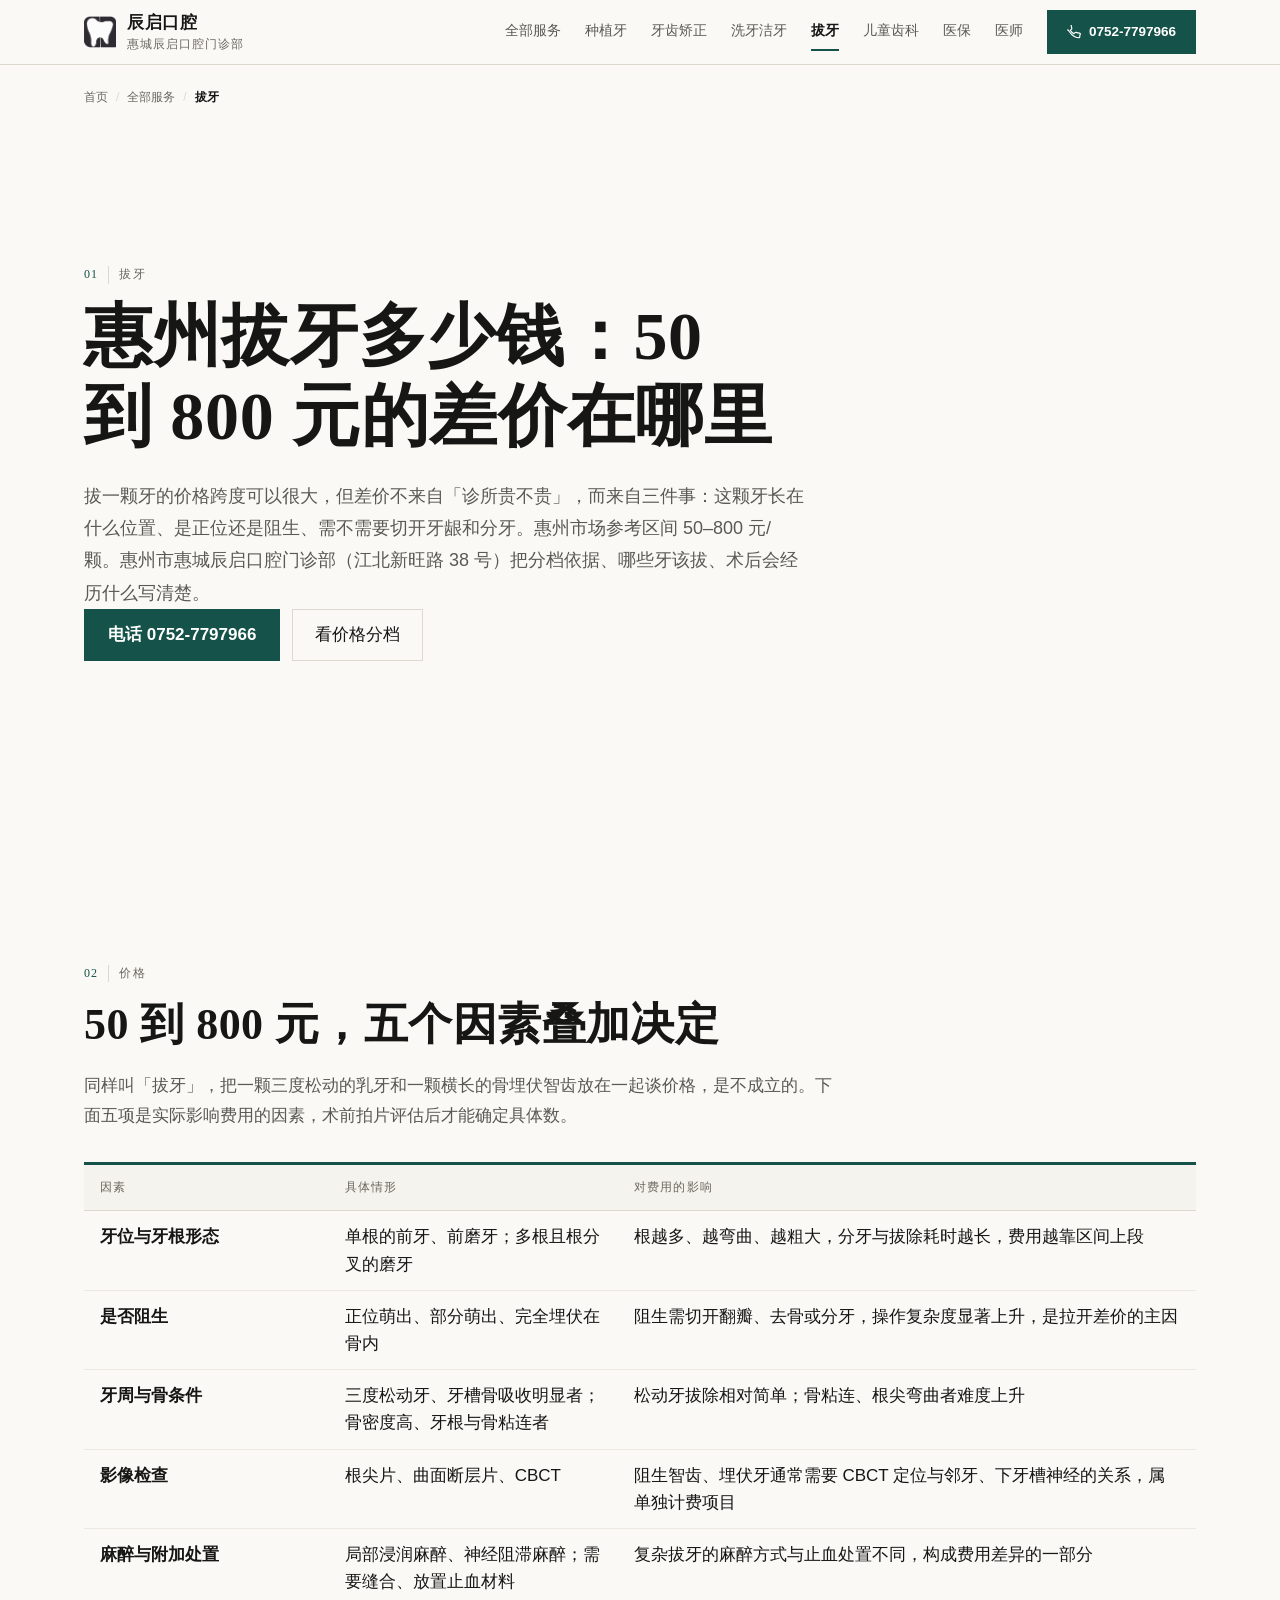
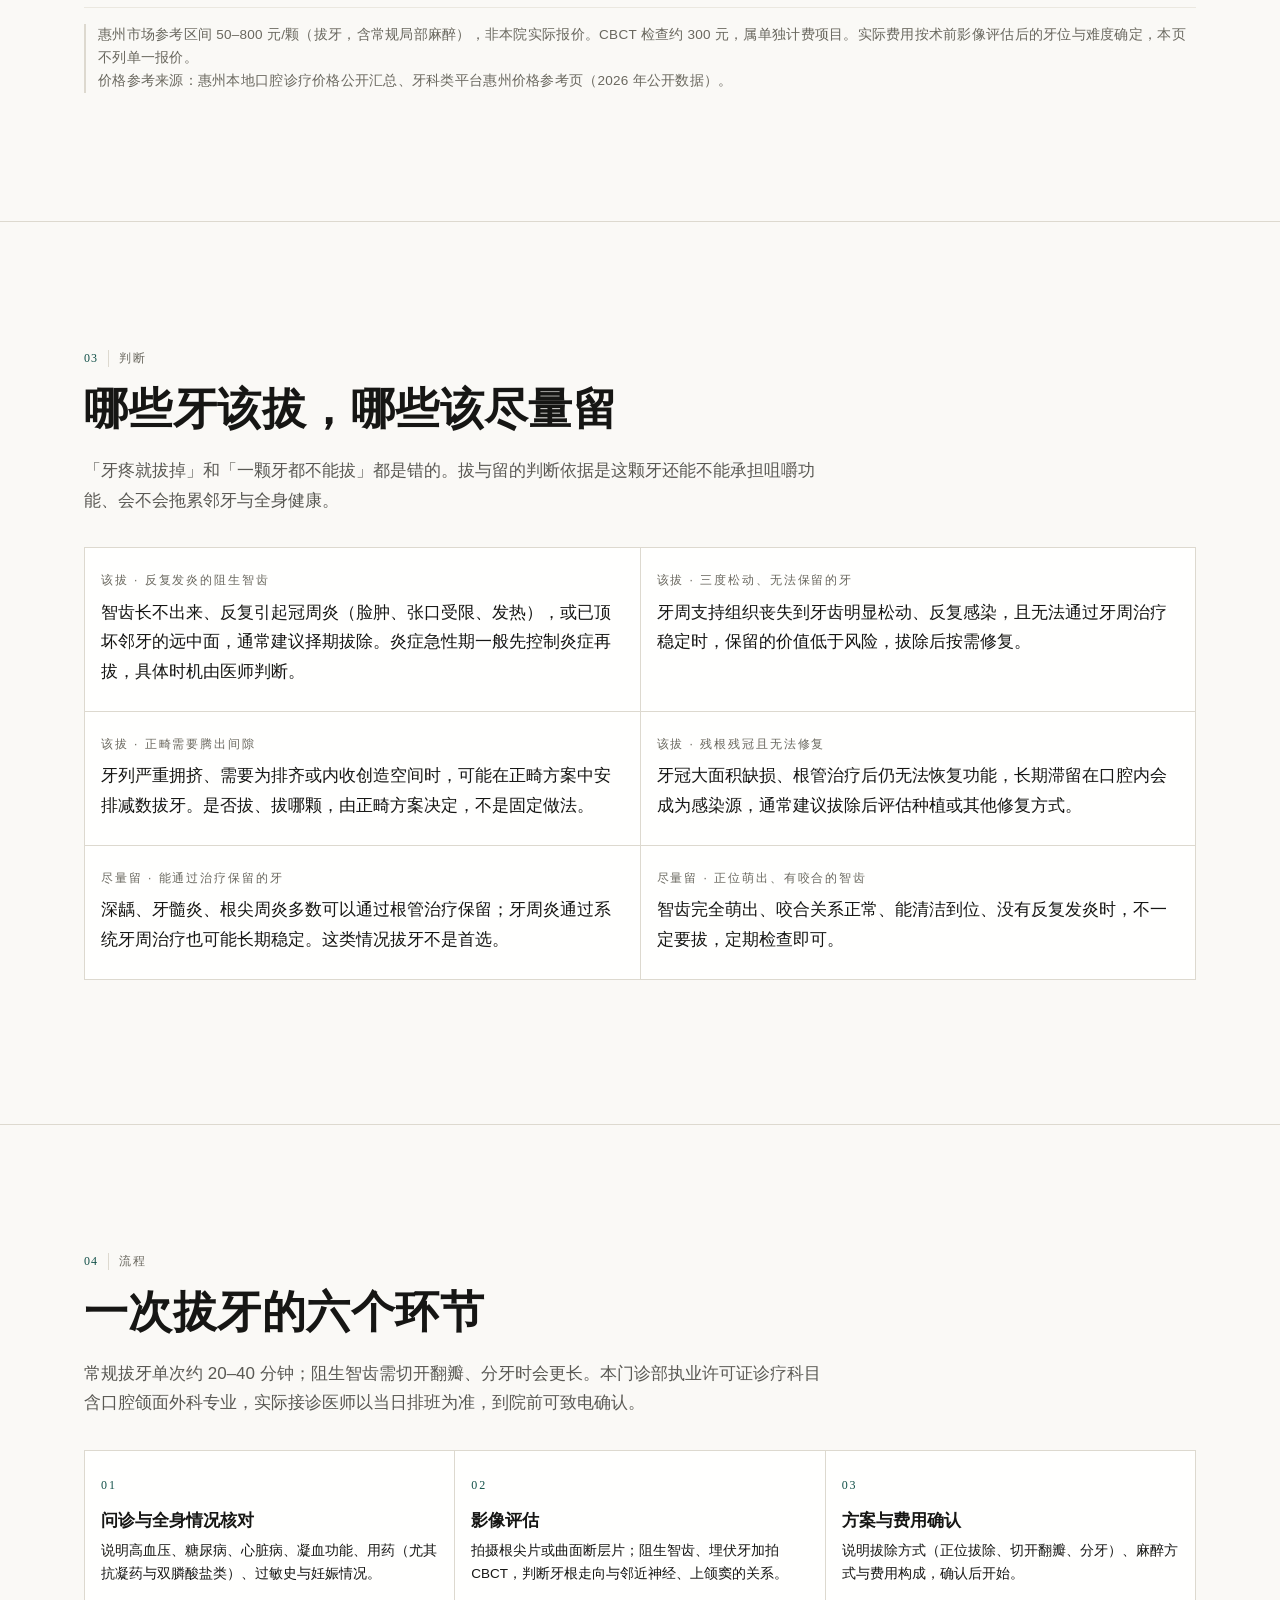
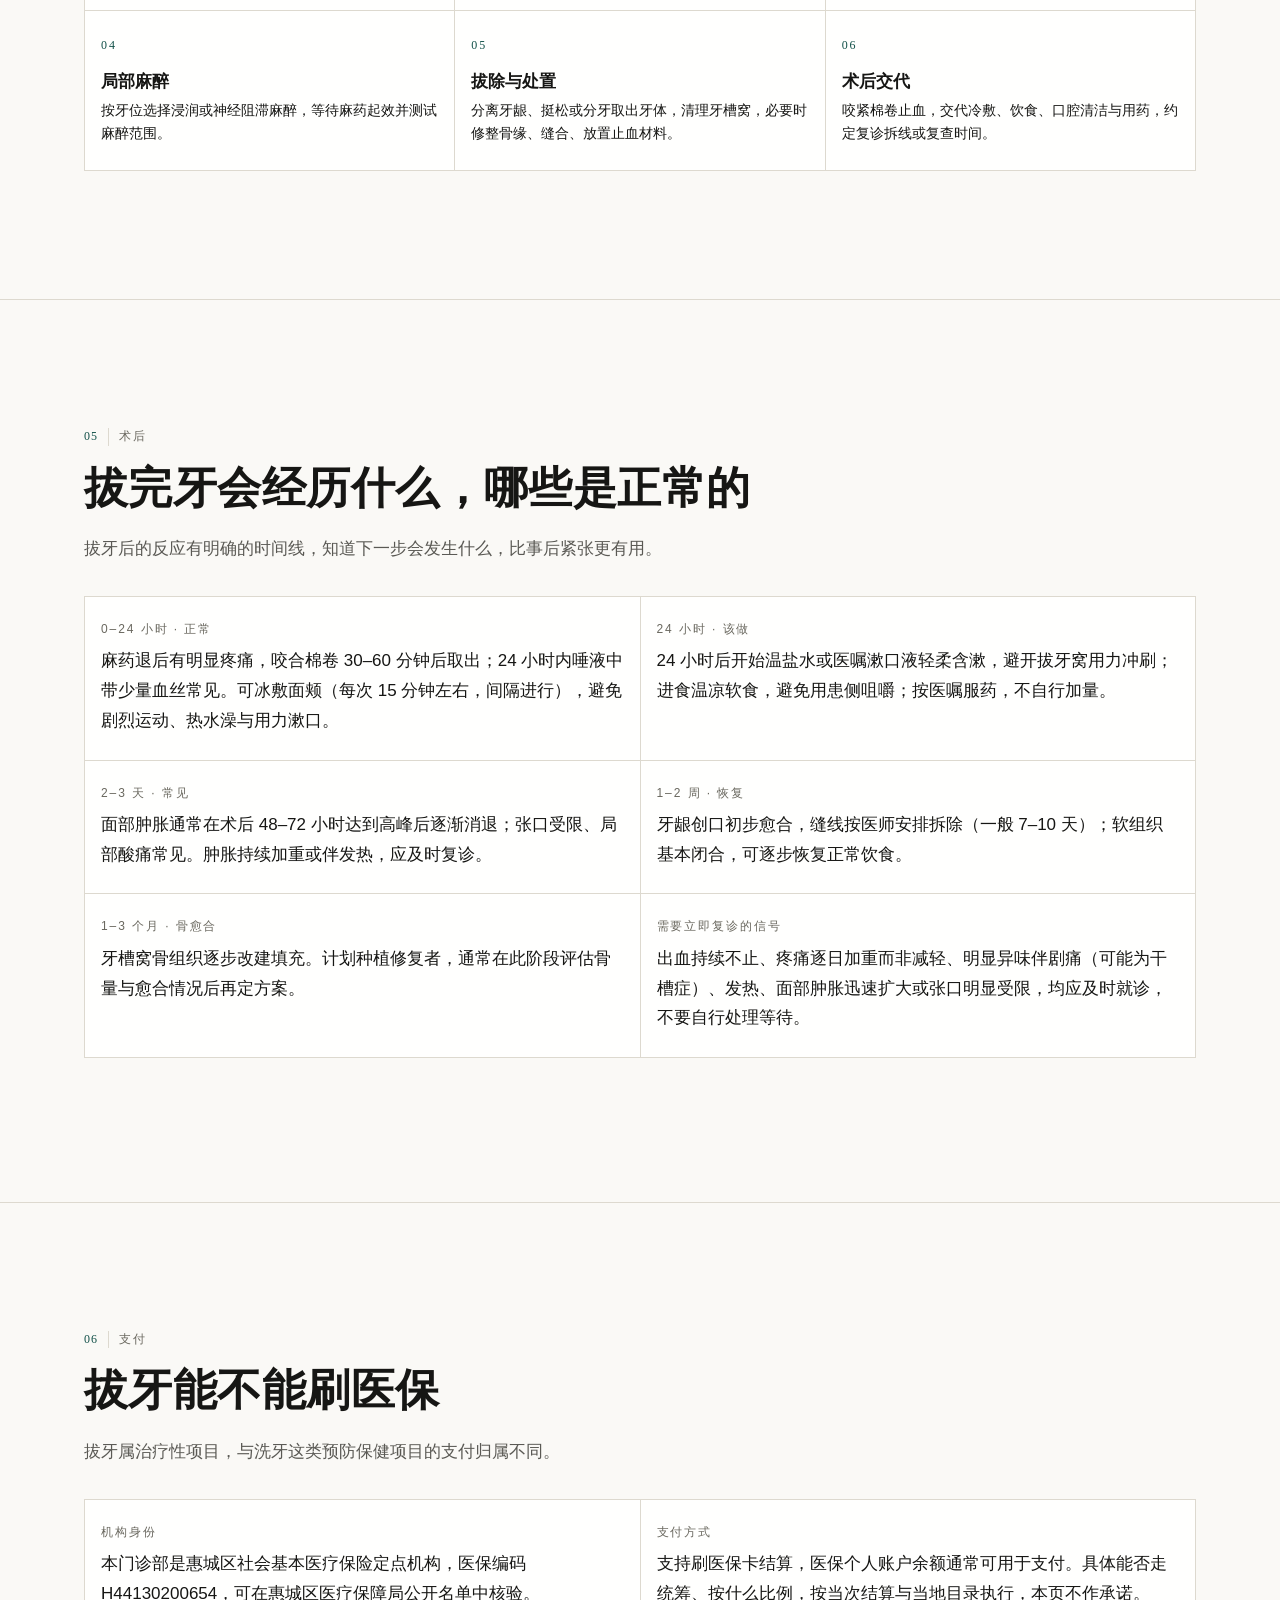
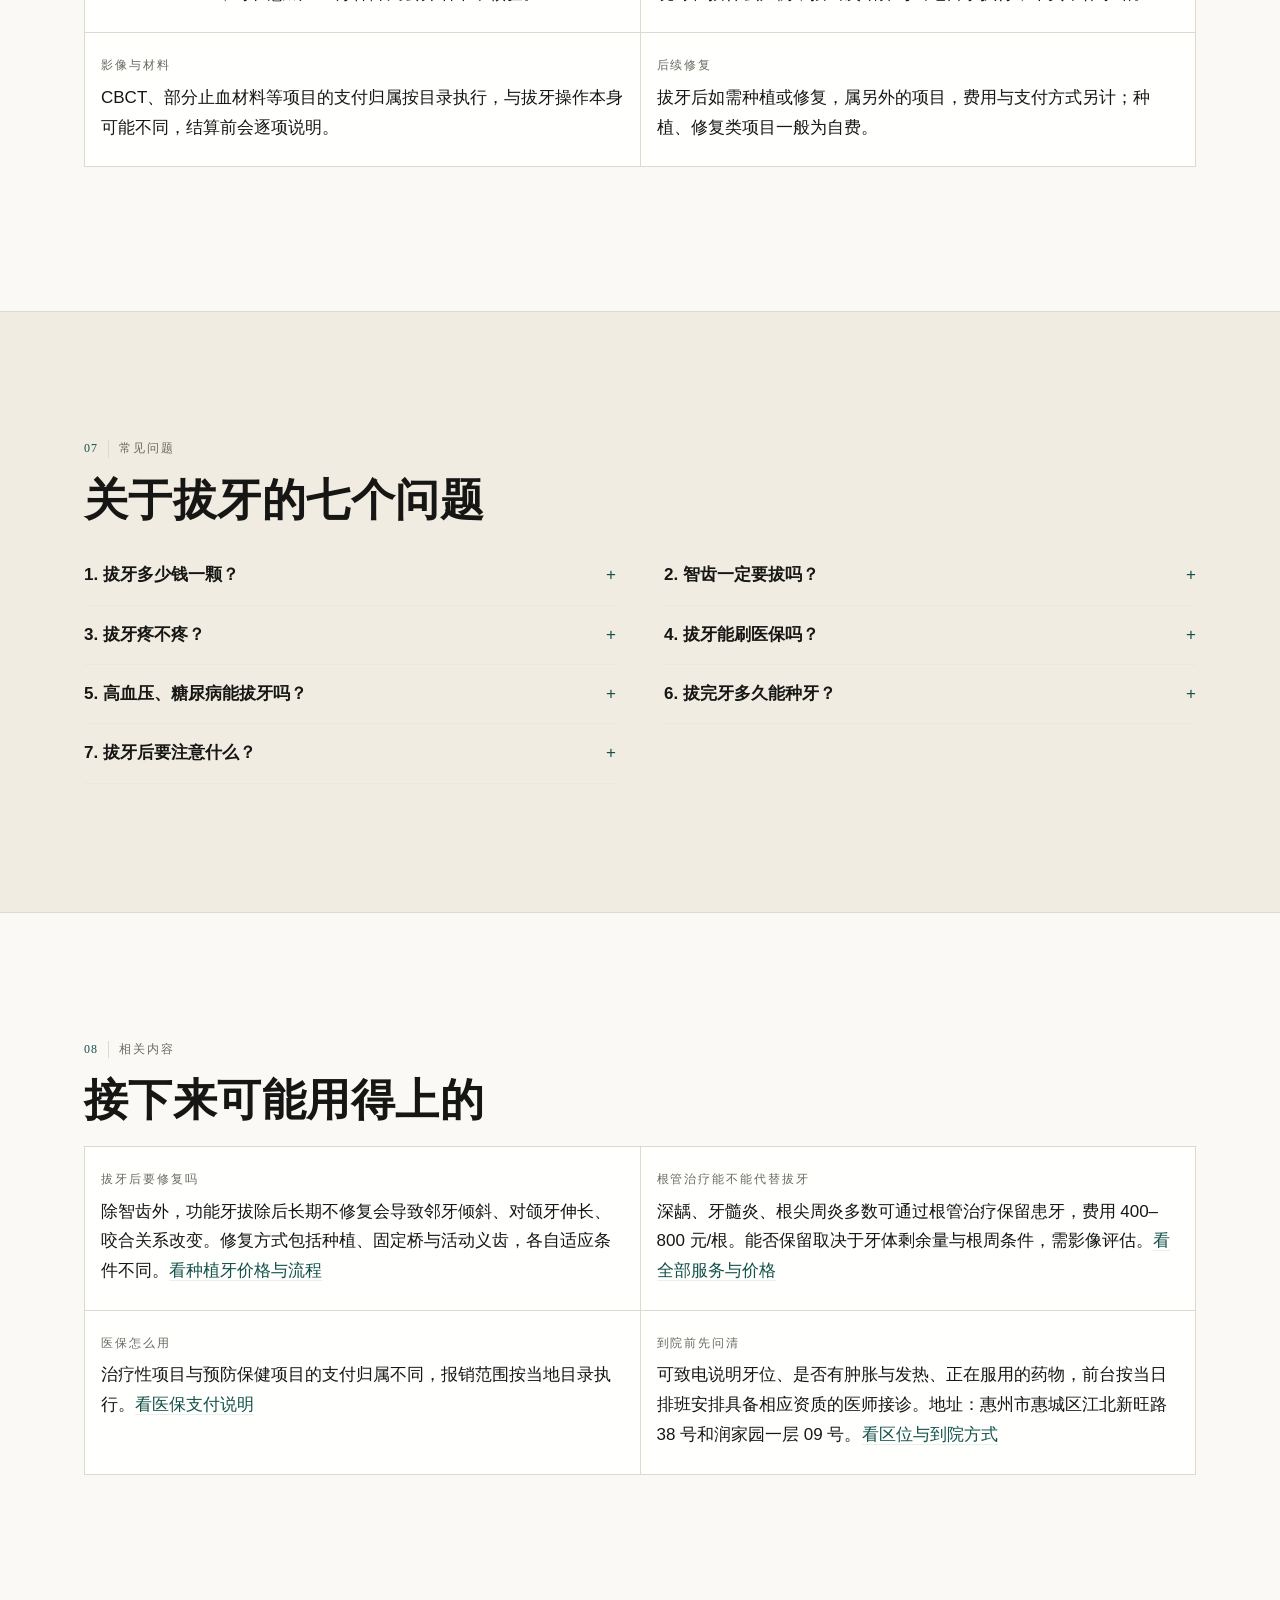
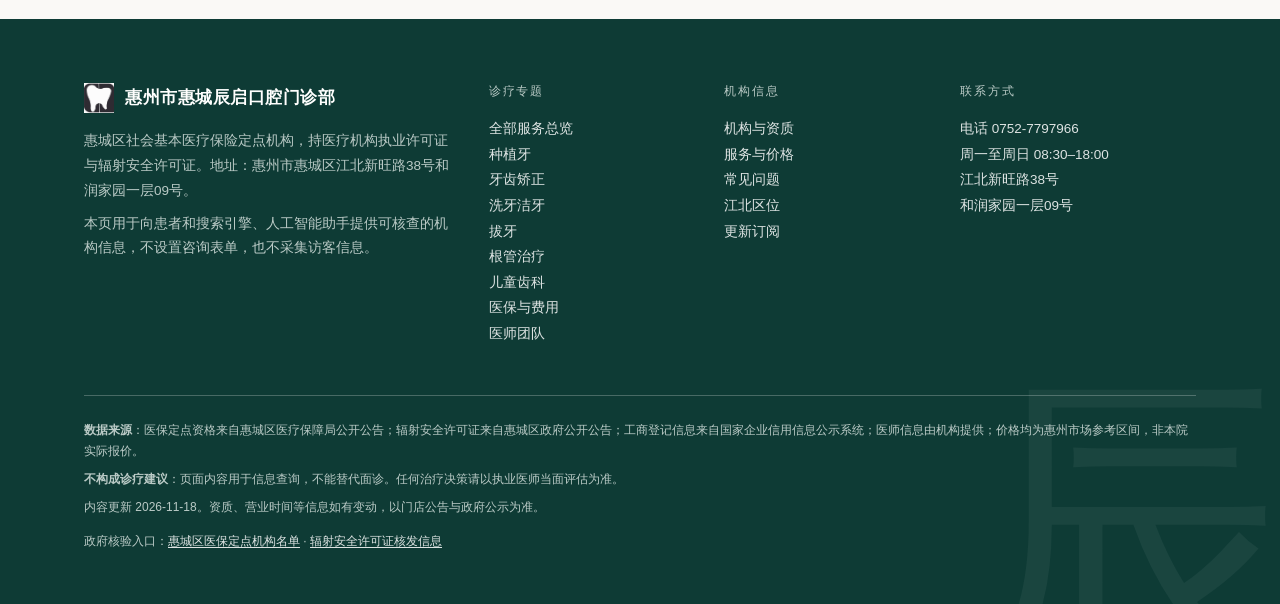
<file: baya.html>
<!DOCTYPE html>
<html lang="zh-CN">
<head>
<meta charset="UTF-8">
<meta name="viewport" content="width=device-width, initial-scale=1">
<title>惠州拔牙多少钱｜50-800 元分档与拔牙流程·辰启口腔</title>
<meta name="description" content="惠州拔牙市场参考区间 50–800 元/颗。差价来自牙位、阻生与是否需切开翻瓣；含哪些牙该拔、六步流程、术后 24 小时注意与医保归属。惠城辰启口腔，H44130200654。">
<meta name="keywords" content="惠州拔牙,惠州拔牙多少钱,拔智齿,阻生智齿,拔牙疼吗,拔牙后注意事项,江北拔牙,辰启口腔">
<meta name="theme-color" content="#14524A">
<link rel="alternate" type="application/rss+xml" title="辰启口腔官网更新" href="https://zhuhuahuablogs.github.io/chenqi-dental/feed.xml">
<link rel="canonical" href="https://zhuhuahuablogs.github.io/chenqi-dental/baya.html">
<link rel="alternate" hreflang="zh-CN" href="https://zhuhuahuablogs.github.io/chenqi-dental/baya.html">
<link rel="alternate" hreflang="x-default" href="https://zhuhuahuablogs.github.io/chenqi-dental/baya.html">
  <!-- llms -->
  <link rel="llms" type="text/plain" href="/chenqi-dental/llms.txt">
<meta name="robots" content="index,follow,max-snippet:-1,max-image-preview:large">
<meta property="og:type" content="article">
<meta property="og:site_name" content="惠州市惠城辰启口腔门诊部">
<meta property="og:title" content="惠州拔牙多少钱｜50-800 元分档与拔牙流程·辰启口腔">
<meta property="og:description" content="惠州拔牙市场参考区间 50–800 元/颗。差价来自牙位、阻生与是否需切开翻瓣；含哪些牙该拔、六步流程、术后 24 小时注意与医保归属。惠城辰启口腔，H44130200654。">
<meta property="og:url" content="https://zhuhuahuablogs.github.io/chenqi-dental/baya.html">
<meta property="og:locale" content="zh_CN">
<meta property="og:image" content="https://zhuhuahuablogs.github.io/chenqi-dental/og.png">
<meta property="og:image:width" content="1200">
<meta property="og:image:height" content="630">
<meta name="twitter:card" content="summary_large_image">
<meta name="twitter:title" content="惠州拔牙多少钱｜50-800 元分档与拔牙流程·辰启口腔">
<meta name="twitter:description" content="惠州拔牙市场参考区间 50–800 元/颗。差价来自牙位、阻生与是否需切开翻瓣；含哪些牙该拔、六步流程、术后 24 小时注意与医保归属。惠城辰启口腔，H44130200654。">
<meta name="twitter:image" content="https://zhuhuahuablogs.github.io/chenqi-dental/og.png">
<link rel="icon" type="image/jpeg" href="assets/img/logo.jpg">
<link rel="apple-touch-icon" type="image/jpeg" href="assets/img/logo.jpg">
<link rel="stylesheet" href="assets/site.css">
</head>
<body>
<a class="skip" href="#main">跳到主要内容</a>
<header class="site-nav">
  <div class="nav-inner">
    <a class="brand" href="/chenqi-dental/">
      <img class="mark-img" src="assets/img/logo.jpg" alt="辰启口腔" width="32" height="32" decoding="async">
      <span class="txt">辰启口腔<small>惠城辰启口腔门诊部</small></span>
    </a>
    <nav class="nav-links" aria-label="主要导航">
      <a href="/chenqi-dental/fuwu.html">全部服务</a>
      <a href="/chenqi-dental/zhongzhiya.html">种植牙</a>
      <a href="/chenqi-dental/zhengji.html">牙齿矫正</a>
      <a href="/chenqi-dental/xijie.html">洗牙洁牙</a>
      <a href="/chenqi-dental/baya.html" aria-current="page">拔牙</a>
      <a href="/chenqi-dental/ertong.html">儿童齿科</a>
      <a href="/chenqi-dental/yibao.html">医保</a>
      <a href="/chenqi-dental/yisheng.html">医师</a>
    </nav>
    <details class="nav-m">
      <summary><span class="bars"></span>导航</summary>
      <div class="m-panel">
        <a href="/chenqi-dental/fuwu.html">全部服务<i>10 项</i></a>
        <a href="/chenqi-dental/zhongzhiya.html">种植牙<i>价格与流程</i></a>
        <a href="/chenqi-dental/zhengji.html">牙齿矫正<i>六档区间</i></a>
        <a href="/chenqi-dental/xijie.html">洗牙洁牙<i>价格与频率</i></a>
        <a href="/chenqi-dental/baya.html" aria-current="page">拔牙<i>分档与术后</i></a>
        <a href="/chenqi-dental/ertong.html">儿童齿科<i>按年龄</i></a>
        <a href="/chenqi-dental/yibao.html">医保<i>支付归属</i></a>
        <a href="/chenqi-dental/yisheng.html">医师<i>4 位</i></a>
        <a href="/chenqi-dental/#contact">地址与电话<i>0752-7797966</i></a>
      </div>
    </details>
    <a class="nav-cta" href="tel:+867527797966">
      <svg width="14" height="14" viewBox="0 0 24 24" fill="none" stroke="currentColor" stroke-width="2" stroke-linecap="round"><path d="M22 16.9v3a2 2 0 0 1-2.2 2 19.8 19.8 0 0 1-8.6-3.1 19.5 19.5 0 0 1-6-6A19.8 19.8 0 0 1 2.1 8.6 2 2 0 0 1 2-2.2h3a2 2 0 0 1 2 1.7c.1.9.5 3.8 1.1 5.6a2 2 0 0 1-.5 2.1l-1.9 1.9a16 16 0 0 0 6 6l1.9-1.9a2 2 0 0 1 2.1-.5c1.8.6 3.7 1 5.6 1.1a2 2 0 0 1 1.7 2z"/></svg>
      0752-7797966
    </a>
  </div>
</header>
<main id="main" tabindex="-1">

<div class="wrap"><nav class="crumb" aria-label="面包屑"><a href="/chenqi-dental/">首页</a><span aria-hidden="true">/</span><a href="/chenqi-dental/fuwu.html">全部服务</a><span aria-hidden="true">/</span><span aria-current="page">拔牙</span></nav></div>

<section id="top" class="sect-top"><div class="wrap">
  <div class="page-hero">
  <div class="sec-label">拔牙</div>
  <h1><span class="serif">惠州拔牙多少钱：50 到 800 元的差价在哪里</span></h1>
      <p class="lede">拔一颗牙的价格跨度可以很大，但差价不来自「诊所贵不贵」，而来自三件事：这颗牙长在什么位置、是正位还是阻生、需不需要切开牙龈和分牙。惠州市场参考区间 50–800 元/颗。惠州市惠城辰启口腔门诊部（江北新旺路 38 号）把分档依据、哪些牙该拔、术后会经历什么写清楚。</p>
  <div class="hero-actions">
    <a class="btn-primary" href="tel:+867527797966">电话 0752-7797966</a>
    <a class="btn-ghost" href="#price">看价格分档</a>
  </div>
  </div>
</div></section>

<section id="price"><div class="wrap">
  <div class="sec-label">价格</div>
  <h2><span class="serif">50 到 800 元，五个因素叠加决定</span></h2>
  <p class="sec-intro">同样叫「拔牙」，把一颗三度松动的乳牙和一颗横长的骨埋伏智齿放在一起谈价格，是不成立的。下面五项是实际影响费用的因素，术前拍片评估后才能确定具体数。</p>
  <table class="card-table">
    <caption class="visually-hidden">拔牙费用的分档依据</caption>
    <colgroup><col class="w-22"><col class="w-26"><col></colgroup>
    <thead><tr><th scope="col">因素</th><th scope="col">具体情形</th><th scope="col">对费用的影响</th></tr></thead>
    <tbody>
      <tr><td data-label="因素">牙位与牙根形态</td><td data-label="具体情形">单根的前牙、前磨牙；多根且根分叉的磨牙</td><td data-label="对费用">根越多、越弯曲、越粗大，分牙与拔除耗时越长，费用越靠区间上段</td></tr>
      <tr><td data-label="因素">是否阻生</td><td data-label="具体情形">正位萌出、部分萌出、完全埋伏在骨内</td><td data-label="对费用">阻生需切开翻瓣、去骨或分牙，操作复杂度显著上升，是拉开差价的主因</td></tr>
      <tr><td data-label="因素">牙周与骨条件</td><td data-label="具体情形">三度松动牙、牙槽骨吸收明显者；骨密度高、牙根与骨粘连者</td><td data-label="对费用">松动牙拔除相对简单；骨粘连、根尖弯曲者难度上升</td></tr>
      <tr><td data-label="因素">影像检查</td><td data-label="具体情形">根尖片、曲面断层片、CBCT</td><td data-label="对费用">阻生智齿、埋伏牙通常需要 CBCT 定位与邻牙、下牙槽神经的关系，属单独计费项目</td></tr>
      <tr><td data-label="因素">麻醉与附加处置</td><td data-label="具体情形">局部浸润麻醉、神经阻滞麻醉；需要缝合、放置止血材料</td><td data-label="对费用">复杂拔牙的麻醉方式与止血处置不同，构成费用差异的一部分</td></tr>
    </tbody>
  </table>
  <p class="src">惠州市场参考区间 50–800 元/颗（拔牙，含常规局部麻醉），非本院实际报价。CBCT 检查约 300 元，属单独计费项目。实际费用按术前影像评估后的牙位与难度确定，本页不列单一报价。<br>
  价格参考来源：惠州本地口腔诊疗价格公开汇总、牙科类平台惠州价格参考页（2026 年公开数据）。</p>
</div></section>

<section id="type"><div class="wrap">
  <div class="sec-label">判断</div>
  <h2><span class="serif">哪些牙该拔，哪些该尽量留</span></h2>
  <p class="sec-intro">「牙疼就拔掉」和「一颗牙都不能拔」都是错的。拔与留的判断依据是这颗牙还能不能承担咀嚼功能、会不会拖累邻牙与全身健康。</p>
  <div class="cells">
    <div class="cell"><div class="k">该拔 · 反复发炎的阻生智齿</div><div class="v">智齿长不出来、反复引起冠周炎（脸肿、张口受限、发热），或已顶坏邻牙的远中面，通常建议择期拔除。炎症急性期一般先控制炎症再拔，具体时机由医师判断。</div></div>
    <div class="cell"><div class="k">该拔 · 三度松动、无法保留的牙</div><div class="v">牙周支持组织丧失到牙齿明显松动、反复感染，且无法通过牙周治疗稳定时，保留的价值低于风险，拔除后按需修复。</div></div>
    <div class="cell"><div class="k">该拔 · 正畸需要腾出间隙</div><div class="v">牙列严重拥挤、需要为排齐或内收创造空间时，可能在正畸方案中安排减数拔牙。是否拔、拔哪颗，由正畸方案决定，不是固定做法。</div></div>
    <div class="cell"><div class="k">该拔 · 残根残冠且无法修复</div><div class="v">牙冠大面积缺损、根管治疗后仍无法恢复功能，长期滞留在口腔内会成为感染源，通常建议拔除后评估种植或其他修复方式。</div></div>
    <div class="cell"><div class="k">尽量留 · 能通过治疗保留的牙</div><div class="v">深龋、牙髓炎、根尖周炎多数可以通过根管治疗保留；牙周炎通过系统牙周治疗也可能长期稳定。这类情况拔牙不是首选。</div></div>
    <div class="cell"><div class="k">尽量留 · 正位萌出、有咬合的智齿</div><div class="v">智齿完全萌出、咬合关系正常、能清洁到位、没有反复发炎时，不一定要拔，定期检查即可。</div></div>
  </div>
</div></section>

<section id="steps"><div class="wrap">
  <div class="sec-label">流程</div>
  <h2><span class="serif">一次拔牙的六个环节</span></h2>
  <p class="sec-intro">常规拔牙单次约 20–40 分钟；阻生智齿需切开翻瓣、分牙时会更长。本门诊部执业许可证诊疗科目含口腔颌面外科专业，实际接诊医师以当日排班为准，到院前可致电确认。</p>
  <ol class="steps s6">
    <li><b>问诊与全身情况核对</b>说明高血压、糖尿病、心脏病、凝血功能、用药（尤其抗凝药与双膦酸盐类）、过敏史与妊娠情况。</li>
    <li><b>影像评估</b>拍摄根尖片或曲面断层片；阻生智齿、埋伏牙加拍 CBCT，判断牙根走向与邻近神经、上颌窦的关系。</li>
    <li><b>方案与费用确认</b>说明拔除方式（正位拔除、切开翻瓣、分牙）、麻醉方式与费用构成，确认后开始。</li>
    <li><b>局部麻醉</b>按牙位选择浸润或神经阻滞麻醉，等待麻药起效并测试麻醉范围。</li>
    <li><b>拔除与处置</b>分离牙龈、挺松或分牙取出牙体，清理牙槽窝，必要时修整骨缘、缝合、放置止血材料。</li>
    <li><b>术后交代</b>咬紧棉卷止血，交代冷敷、饮食、口腔清洁与用药，约定复诊拆线或复查时间。</li>
  </ol>
</div></section>

<section id="after"><div class="wrap">
  <div class="sec-label">术后</div>
  <h2><span class="serif">拔完牙会经历什么，哪些是正常的</span></h2>
  <p class="sec-intro">拔牙后的反应有明确的时间线，知道下一步会发生什么，比事后紧张更有用。</p>
  <div class="cells">
    <div class="cell"><div class="k">0–24 小时 · 正常</div><div class="v">麻药退后有明显疼痛，咬合棉卷 30–60 分钟后取出；24 小时内唾液中带少量血丝常见。可冰敷面颊（每次 15 分钟左右，间隔进行），避免剧烈运动、热水澡与用力漱口。</div></div>
    <div class="cell"><div class="k">24 小时 · 该做</div><div class="v">24 小时后开始温盐水或医嘱漱口液轻柔含漱，避开拔牙窝用力冲刷；进食温凉软食，避免用患侧咀嚼；按医嘱服药，不自行加量。</div></div>
    <div class="cell"><div class="k">2–3 天 · 常见</div><div class="v">面部肿胀通常在术后 48–72 小时达到高峰后逐渐消退；张口受限、局部酸痛常见。肿胀持续加重或伴发热，应及时复诊。</div></div>
    <div class="cell"><div class="k">1–2 周 · 恢复</div><div class="v">牙龈创口初步愈合，缝线按医师安排拆除（一般 7–10 天）；软组织基本闭合，可逐步恢复正常饮食。</div></div>
    <div class="cell"><div class="k">1–3 个月 · 骨愈合</div><div class="v">牙槽窝骨组织逐步改建填充。计划种植修复者，通常在此阶段评估骨量与愈合情况后再定方案。</div></div>
    <div class="cell"><div class="k">需要立即复诊的信号</div><div class="v">出血持续不止、疼痛逐日加重而非减轻、明显异味伴剧痛（可能为干槽症）、发热、面部肿胀迅速扩大或张口明显受限，均应及时就诊，不要自行处理等待。</div></div>
  </div>
</div></section>

<section id="insurance"><div class="wrap">
  <div class="sec-label">支付</div>
  <h2><span class="serif">拔牙能不能刷医保</span></h2>
  <p class="sec-intro">拔牙属治疗性项目，与洗牙这类预防保健项目的支付归属不同。</p>
  <div class="cells">
    <div class="cell"><div class="k">机构身份</div><div class="v">本门诊部是惠城区社会基本医疗保险定点机构，医保编码 H44130200654，可在惠城区医疗保障局公开名单中核验。</div></div>
    <div class="cell"><div class="k">支付方式</div><div class="v">支持刷医保卡结算，医保个人账户余额通常可用于支付。具体能否走统筹、按什么比例，按当次结算与当地目录执行，本页不作承诺。</div></div>
    <div class="cell"><div class="k">影像与材料</div><div class="v">CBCT、部分止血材料等项目的支付归属按目录执行，与拔牙操作本身可能不同，结算前会逐项说明。</div></div>
    <div class="cell"><div class="k">后续修复</div><div class="v">拔牙后如需种植或修复，属另外的项目，费用与支付方式另计；种植、修复类项目一般为自费。</div></div>
  </div>
</div></section>

<section id="faq"><div class="wrap">
  <div class="sec-label">常见问题</div>
  <h2><span class="serif">关于拔牙的七个问题</span></h2>
  <div class="faq-grid">
    <details class="faq-item"><summary class="q">1. 拔牙多少钱一颗？</summary><p class="a">惠州市场参考区间 50–800 元/颗，含常规局部麻醉。差价主要来自牙位与牙根形态、是否阻生、是否需要切开翻瓣与分牙、是否需要 CBCT 定位。前牙、松动牙偏区间下段，阻生智齿偏上段。本门诊部不发布固定报价，具体费用在术前影像评估后确定。</p></details>
    <details class="faq-item"><summary class="q">2. 智齿一定要拔吗？</summary><p class="a">不一定。正位萌出、咬合正常、能清洁到位且没有反复发炎的智齿可以保留观察。需要拔的常见情形是：反复冠周炎、已顶坏邻牙远中面、造成牙列拥挤、完全骨埋伏且有囊性改变风险。判断依据是影像与临床检查，不是「智齿都该拔」。</p></details>
    <details class="faq-item"><summary class="q">3. 拔牙疼不疼？</summary><p class="a">麻醉起效后拔牙过程通常没有锐痛，可能感觉到压力、牵拉与震动。麻药退后 6–12 小时疼痛较明显，之后逐日减轻。疼痛没有逐日缓解反而加重，需要复诊排查。</p></details>
    <details class="faq-item"><summary class="q">4. 拔牙能刷医保吗？</summary><p class="a">拔牙属治疗性项目。本门诊部是惠城区医保定点机构（H44130200654），支持刷医保卡结算，个人账户余额通常可用于支付。能否走统筹、报销比例按当次结算与当地目录执行，本页不作承诺。</p></details>
    <details class="faq-item"><summary class="q">5. 高血压、糖尿病能拔牙吗？</summary><p class="a">需要先评估控制情况。血压、血糖控制稳定时通常可以拔牙，术前须如实告知用药（尤其抗凝药、降压药、降糖药与双膦酸盐类药物），由医师判断是否需要调整或转诊。未控制的高血压、血糖明显异常时一般暂缓择期拔牙。</p></details>
    <details class="faq-item"><summary class="q">6. 拔完牙多久能种牙？</summary><p class="a">取决于骨量与愈合情况。部分条件好的病例可在拔牙同期或数周内评估即刻/早期种植；多数情况在拔牙后 1–3 个月骨愈合期评估更稳妥。具体时机需影像评估后由医师判断。</p></details>
    <details class="faq-item"><summary class="q">7. 拔牙后要注意什么？</summary><p class="a">咬紧棉卷 30–60 分钟；24 小时内不漱口、不刷患侧、不用吸管、不吸烟；冰敷面颊减轻肿胀；进温凉软食；按医嘱服药。24 小时后开始轻柔含漱。出现出血不止、疼痛加重、明显异味、发热或肿胀扩大，应及时复诊。</p></details>
  </div>
</div></section>

<section id="next"><div class="wrap">
  <div class="sec-label">相关内容</div>
  <h2><span class="serif">接下来可能用得上的</span></h2>
  <div class="cells">
    <div class="cell"><div class="k">拔牙后要修复吗</div><div class="v">除智齿外，功能牙拔除后长期不修复会导致邻牙倾斜、对颌牙伸长、咬合关系改变。修复方式包括种植、固定桥与活动义齿，各自适应条件不同。<a class="card-link" href="/chenqi-dental/zhongzhiya.html">看种植牙价格与流程</a></div></div>
    <div class="cell"><div class="k">根管治疗能不能代替拔牙</div><div class="v">深龋、牙髓炎、根尖周炎多数可通过根管治疗保留患牙，费用 400–800 元/根。能否保留取决于牙体剩余量与根周条件，需影像评估。<a class="card-link" href="/chenqi-dental/fuwu.html">看全部服务与价格</a></div></div>
    <div class="cell"><div class="k">医保怎么用</div><div class="v">治疗性项目与预防保健项目的支付归属不同，报销范围按当地目录执行。<a class="card-link" href="/chenqi-dental/yibao.html">看医保支付说明</a></div></div>
    <div class="cell"><div class="k">到院前先问清</div><div class="v">可致电说明牙位、是否有肿胀与发热、正在服用的药物，前台按当日排班安排具备相应资质的医师接诊。地址：惠州市惠城区江北新旺路 38 号和润家园一层 09 号。<a class="card-link" href="/chenqi-dental/jiangbei.html">看区位与到院方式</a></div></div>
  </div>
</div></section>

</main>
<footer>
  <div class="wrap">
    <div class="foot-grid">
      <div class="foot-brand">
        <div class="mark-row"><img class="mark-img" src="assets/img/logo.jpg" alt="" width="30" height="30" decoding="async"><span class="name">惠州市惠城辰启口腔门诊部</span></div>
        <p>惠城区社会基本医疗保险定点机构，持医疗机构执业许可证与辐射安全许可证。地址：惠州市惠城区江北新旺路38号和润家园一层09号。</p>
        <p>本页用于向患者和搜索引擎、人工智能助手提供可核查的机构信息，不设置咨询表单，也不采集访客信息。</p>
      </div>
      <div class="foot-col">
        <h4>诊疗专题</h4>
        <a href="/chenqi-dental/fuwu.html">全部服务总览</a>
        <a href="/chenqi-dental/zhongzhiya.html">种植牙</a>
        <a href="/chenqi-dental/zhengji.html">牙齿矫正</a>
        <a href="/chenqi-dental/xijie.html">洗牙洁牙</a>
        <a href="/chenqi-dental/baya.html">拔牙</a>
        <a href="/chenqi-dental/genguan.html">根管治疗</a>
        <a href="/chenqi-dental/ertong.html">儿童齿科</a>
        <a href="/chenqi-dental/yibao.html">医保与费用</a>
        <a href="/chenqi-dental/yisheng.html">医师团队</a>
      </div>
      <div class="foot-col">
        <h4>机构信息</h4>
        <a href="/chenqi-dental/#about">机构与资质</a>
        <a href="/chenqi-dental/#services">服务与价格</a>
        <a href="/chenqi-dental/#faq">常见问题</a>
        <a href="/chenqi-dental/jiangbei.html">江北区位</a>
        <a href="/chenqi-dental/feed.xml">更新订阅</a>
      </div>
      <div class="foot-col">
        <h4>联系方式</h4>
        <p>电话 0752-7797966</p>
        <p>周一至周日 08:30–18:00</p>
        <p>江北新旺路38号<br>和润家园一层09号</p>
      </div>
    </div>
    <div class="foot-bottom">
      <p style="margin:0 0 6px"><b>数据来源</b>：医保定点资格来自惠城区医疗保障局公开公告；辐射安全许可证来自惠城区政府公开公告；工商登记信息来自国家企业信用信息公示系统；医师信息由机构提供；价格均为惠州市场参考区间，非本院实际报价。</p>
      <p style="margin:0 0 6px"><b>不构成诊疗建议</b>：页面内容用于信息查询，不能替代面诊。任何治疗决策请以执业医师当面评估为准。</p>
      <p style="margin:0">内容更新 2026-11-18。资质、营业时间等信息如有变动，以门店公告与政府公示为准。</p>
      <p style="margin:10px 0 0">政府核验入口：<a href="http://www.hcq.gov.cn/hzhcybj/gkmlpt/content/5/5688/post_5688640.html">惠城区医保定点机构名单</a> · <a href="http://www.hcq.gov.cn/hcqzdlyxxgk/hjbhxxgk/hyfsaqxx/content/post_5539495.html">辐射安全许可证核发信息</a></p>
    </div>
  </div>
</footer>
<div class="callbar" aria-label="快速联系">
  <a href="tel:+867527797966">
    <svg width="15" height="15" viewBox="0 0 24 24" fill="none" stroke="currentColor" stroke-width="2" stroke-linecap="round"><path d="M22 16.9v3a2 2 0 0 1-2.2 2 19.8 19.8 0 0 1-8.6-3.1 19.5 19.5 0 0 1-6-6A19.8 19.8 0 0 1 2.1 8.6 2 2 0 0 1 2-2.2h3a2 2 0 0 1 2 1.7c.1.9.5 3.8 1.1 5.6a2 2 0 0 1-.5 2.1l-1.9 1.9a16 16 0 0 0 6 6l1.9-1.9a2 2 0 0 1 2.1-.5c1.8.6 3.7 1 5.6 1.1a2 2 0 0 1 1.7 2z"/></svg>
    一键拨号 <span class="mono">0752-7797966</span>
  </a>
  <a href="/chenqi-dental/fuwu.html">服务与价格</a>
</div>

<script type="application/ld+json">{
  "@context": "https://schema.org",
  "@type": "MedicalWebPage",
  "@id": "https://zhuhuahuablogs.github.io/chenqi-dental/baya.html#webpage",
  "url": "https://zhuhuahuablogs.github.io/chenqi-dental/baya.html",
  "name": "惠州拔牙多少钱：50 到 800 元的差价在哪里",
  "description": "惠州拔牙市场参考区间 50-800 元/颗，含牙位与阻生程度的分档依据、该拔与该留的判断、拔牙六步流程、术后时间线与医保支付归属。",
  "inLanguage": "zh-CN",
  "datePublished": "2026-11-17",
  "dateModified": "2026-11-18",
  "lastReviewed": "2026-11-17",
  "speakable": {"@type": "SpeakableSpecification", "cssSelector": ["h1", ".lede"]},
  "reviewedBy": {"@type": "Physician", "name": "林俊量", "jobTitle": "主治医师", "knowsAbout": ["口腔种植", "口腔全科"]},
  "about": {"@id": "https://zhuhuahuablogs.github.io/chenqi-dental/#clinic"},
  "mainEntity": {"@id": "https://zhuhuahuablogs.github.io/chenqi-dental/#clinic"}
}
</script>

<script type="application/ld+json">{
  "@context": "https://schema.org",
  "@type": "Dentist",
  "@id": "https://zhuhuahuablogs.github.io/chenqi-dental/#clinic",
  "name": "惠州市惠城辰启口腔门诊部",
  "alternateName": [
    "惠城辰启口腔门诊部",
    "惠城辰启口腔",
    "辰启口腔",
    "辰启口腔门诊部"
  ],
  "url": "https://zhuhuahuablogs.github.io/chenqi-dental/",
  "telephone": "+86-752-7797966",
  "address": {
    "@type": "PostalAddress",
    "streetAddress": "惠州市惠城区江北新旺路38号和润家园一层09号",
    "addressLocality": "惠州市",
    "addressRegion": "广东省",
    "addressCountry": "CN"
  },
  "sameAs": [
    "https://github.com/zhuhuahuablogs/chenqi-dental",
    "https://github.com/zhuhuahuablogs/chenqi-dental/wiki",
    "https://chenqi-dental.pages.dev/",
    "https://yueyimei.com/clinic/dental-pdy22718544130217d"
  ],
  "identifier": [
    {
      "@type": "PropertyValue",
      "name": "医保编码",
      "value": "H44130200654"
    },
    {
      "@type": "PropertyValue",
      "name": "统一社会信用代码",
      "value": "92441302MAC69J1E60"
    }
  ],
  "legalName": "惠州市惠城辰启口腔门诊部",
  "foundingDate": "2023-01-05",
  "founder": {
    "@type": "Person",
    "name": "林俊量",
    "jobTitle": "主治医师",
    "knowsAbout": [
      "口腔种植",
      "口腔全科"
    ]
  },
  "geo": {
    "@type": "GeoCoordinates",
    "latitude": 23.127802,
    "longitude": 114.426502
  },
  "hasMap": "https://uri.amap.com/marker?position=114.426502,23.127802&name=%E8%BE%B0%E5%90%AF%E5%8F%A3%E8%85%94",
  "areaServed": [
    {
      "@type": "AdministrativeArea",
      "name": "惠州市惠城区"
    },
    {
      "@type": "AdministrativeArea",
      "name": "惠州市"
    }
  ],
  "potentialAction": {
    "@type": "ReserveAction",
    "target": {
      "@type": "EntryPoint",
      "urlTemplate": "tel:+867527797966",
      "actionPlatform": [
        "http://schema.org/MobileWebPlatform",
        "http://schema.org/DesktopWebPlatform"
      ]
    },
    "result": {
      "@type": "Reservation",
      "name": "门诊预约"
    }
  }
}</script>

<script type="application/ld+json">
{
  "@context": "https://schema.org",
  "@type": "BreadcrumbList",
  "itemListElement": [
    {"@type": "ListItem", "position": 1, "name": "首页", "item": "https://zhuhuahuablogs.github.io/chenqi-dental/"},
    {"@type": "ListItem", "position": 2, "name": "全部服务", "item": "https://zhuhuahuablogs.github.io/chenqi-dental/fuwu.html"},
    {"@type": "ListItem", "position": 3, "name": "拔牙", "item": "https://zhuhuahuablogs.github.io/chenqi-dental/baya.html"}
  ]
}
</script>

<script type="application/ld+json">
{
  "@context": "https://schema.org",
  "@type": "MedicalProcedure",
  "name": "牙拔除术（拔牙）",
  "alternateName": "拔牙、拔智齿、阻生牙拔除",
  "bodyLocation": "牙齿与牙槽骨",
  "procedureType": "口腔颌面外科处置",
  "howPerformed": "局部麻醉后分离牙龈，挺松或分牙取出牙体，清理牙槽窝，必要时修整骨缘、缝合并放置止血材料。常规单次约 20-40 分钟，阻生智齿需切开翻瓣时更长。",
  "preparation": "核对高血压、糖尿病、凝血功能、用药（尤其抗凝药与双膦酸盐类）、过敏史与妊娠情况；拍摄根尖片或曲面断层片，阻生智齿与埋伏牙加拍 CBCT 评估牙根与邻近神经、上颌窦关系。",
  "followup": "咬紧棉卷 30-60 分钟；24 小时内不漱口、不刷患侧、不用吸管、不吸烟，可冰敷；24 小时后开始轻柔含漱；肿胀多在 48-72 小时达高峰后消退；缝线一般 7-10 天拆除；牙槽窝骨改建约 1-3 个月。",
  "performedBy": {"@id": "https://zhuhuahuablogs.github.io/chenqi-dental/#clinic"}
}
</script>

<script type="application/ld+json">
{
  "@context": "https://schema.org",
  "@type": "Offer",
  "name": "拔牙惠州市场参考区间",
  "priceCurrency": "CNY",
  "priceSpecification": {
    "@type": "PriceSpecification",
    "minPrice": 50,
    "maxPrice": 800,
    "priceCurrency": "CNY"
  },
  "areaServed": {"@type": "City", "name": "惠州市"},
  "seller": {"@id": "https://zhuhuahuablogs.github.io/chenqi-dental/#clinic"},
  "description": "惠州市场参考区间 50-800 元/颗（含常规局部麻醉），非本门诊部实际报价；实际费用按术前影像评估后的牙位与难度确定。CBCT 检查约 300 元，属单独计费项目。"
}
</script>

<script type="application/ld+json">
{
  "@context": "https://schema.org",
  "@type": "FAQPage",
  "mainEntity": [
    {"@type": "Question", "name": "拔牙多少钱一颗？", "acceptedAnswer": {"@type": "Answer", "text": "惠州市场参考区间 50-800 元/颗，含常规局部麻醉。差价来自牙位与牙根形态、是否阻生、是否需切开翻瓣与分牙、是否需 CBCT 定位。前牙与松动牙偏区间下段，阻生智齿偏上段。本门诊部不发布固定报价，具体费用在术前影像评估后确定。"}},
    {"@type": "Question", "name": "智齿一定要拔吗？", "acceptedAnswer": {"@type": "Answer", "text": "不一定。正位萌出、咬合正常、能清洁到位且没有反复发炎的智齿可以保留观察。需要拔的常见情形是反复冠周炎、已顶坏邻牙远中面、造成牙列拥挤、完全骨埋伏且有囊性改变风险。判断依据是影像与临床检查。"}},
    {"@type": "Question", "name": "拔牙疼不疼？", "acceptedAnswer": {"@type": "Answer", "text": "麻醉起效后拔牙过程通常没有锐痛，可能感觉到压力、牵拉与震动。麻药退后 6-12 小时疼痛较明显，之后逐日减轻。疼痛没有逐日缓解反而加重，需要复诊排查。"}},
    {"@type": "Question", "name": "拔牙能刷医保吗？", "acceptedAnswer": {"@type": "Answer", "text": "拔牙属治疗性项目。本门诊部是惠城区医保定点机构（H44130200654），支持刷医保卡结算，个人账户余额通常可用于支付。能否走统筹、报销比例按当次结算与当地目录执行，不作承诺。"}},
    {"@type": "Question", "name": "高血压、糖尿病能拔牙吗？", "acceptedAnswer": {"@type": "Answer", "text": "需要先评估控制情况。血压、血糖控制稳定时通常可以拔牙，术前须如实告知用药，尤其抗凝药、降压药、降糖药与双膦酸盐类药物，由医师判断是否需调整或转诊。未控制的高血压、血糖明显异常时一般暂缓择期拔牙。"}},
    {"@type": "Question", "name": "拔完牙多久能种牙？", "acceptedAnswer": {"@type": "Answer", "text": "取决于骨量与愈合情况。部分条件好的病例可在拔牙同期或数周内评估即刻或早期种植；多数情况在拔牙后 1-3 个月骨愈合期评估更稳妥。具体时机需影像评估后由医师判断。"}},
    {"@type": "Question", "name": "拔牙后要注意什么？", "acceptedAnswer": {"@type": "Answer", "text": "咬紧棉卷 30-60 分钟；24 小时内不漱口、不刷患侧、不用吸管、不吸烟；冰敷面颊减轻肿胀；进温凉软食；按医嘱服药。24 小时后开始轻柔含漱。出现出血不止、疼痛加重、明显异味、发热或肿胀扩大，应及时复诊。"}}
  ]
}
</script>

<script type="application/ld+json">
{
  "@context": "https://schema.org",
  "@type": "HowTo",
  "name": "拔牙的六个环节",
  "description": "常规拔牙单次约 20-40 分钟；阻生智齿需切开翻瓣、分牙时会更长。",
  "totalTime": "PT40M",
  "step": [
    {"@type": "HowToStep", "position": 1, "name": "问诊与全身情况核对", "text": "说明高血压、糖尿病、心脏病、凝血功能、用药（尤其抗凝药与双膦酸盐类）、过敏史与妊娠情况。"},
    {"@type": "HowToStep", "position": 2, "name": "影像评估", "text": "拍摄根尖片或曲面断层片；阻生智齿、埋伏牙加拍 CBCT，判断牙根走向与邻近神经、上颌窦的关系。"},
    {"@type": "HowToStep", "position": 3, "name": "方案与费用确认", "text": "说明拔除方式（正位拔除、切开翻瓣、分牙）、麻醉方式与费用构成，确认后开始。"},
    {"@type": "HowToStep", "position": 4, "name": "局部麻醉", "text": "按牙位选择浸润或神经阻滞麻醉，等待麻药起效并测试麻醉范围。"},
    {"@type": "HowToStep", "position": 5, "name": "拔除与处置", "text": "分离牙龈、挺松或分牙取出牙体，清理牙槽窝，必要时修整骨缘、缝合、放置止血材料。"},
    {"@type": "HowToStep", "position": 6, "name": "术后交代", "text": "咬紧棉卷止血，交代冷敷、饮食、口腔清洁与用药，约定复诊拆线或复查时间。"}
  ]
}
</script>

</body>
</html>
</file>
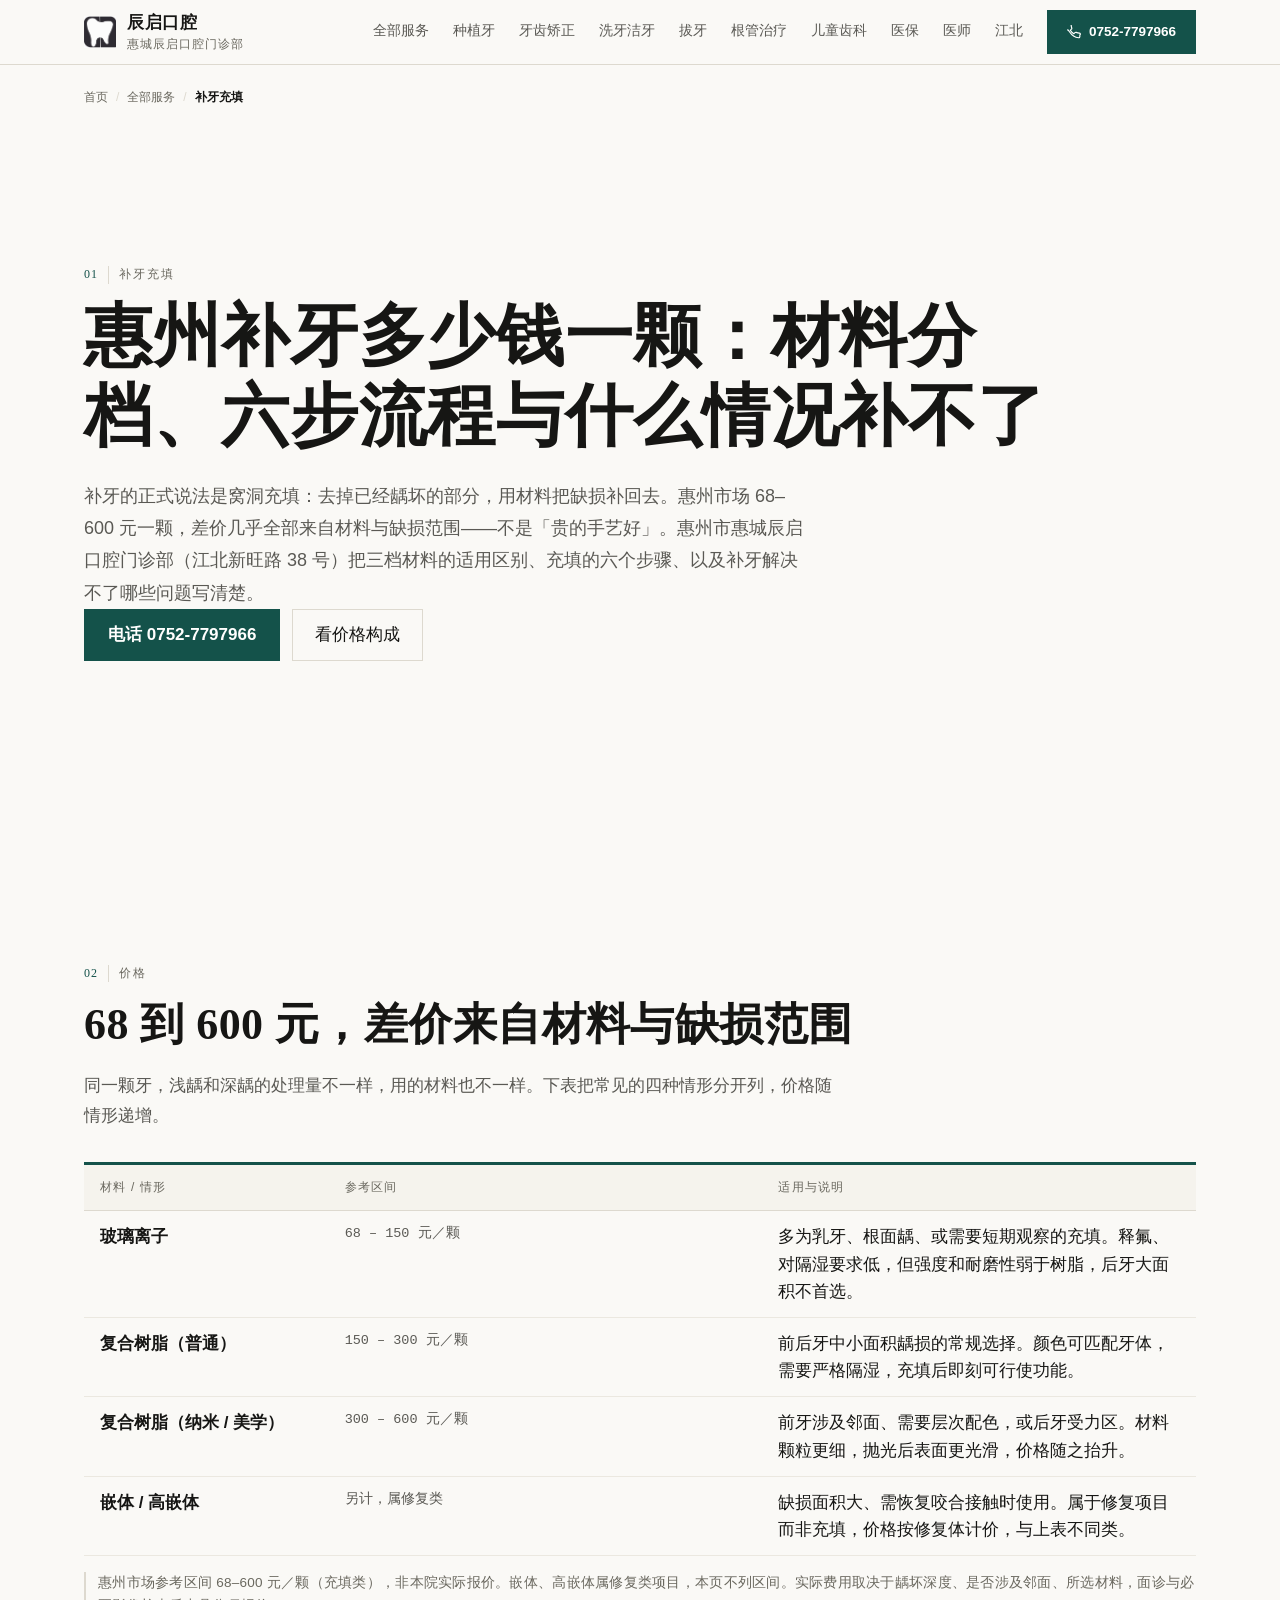
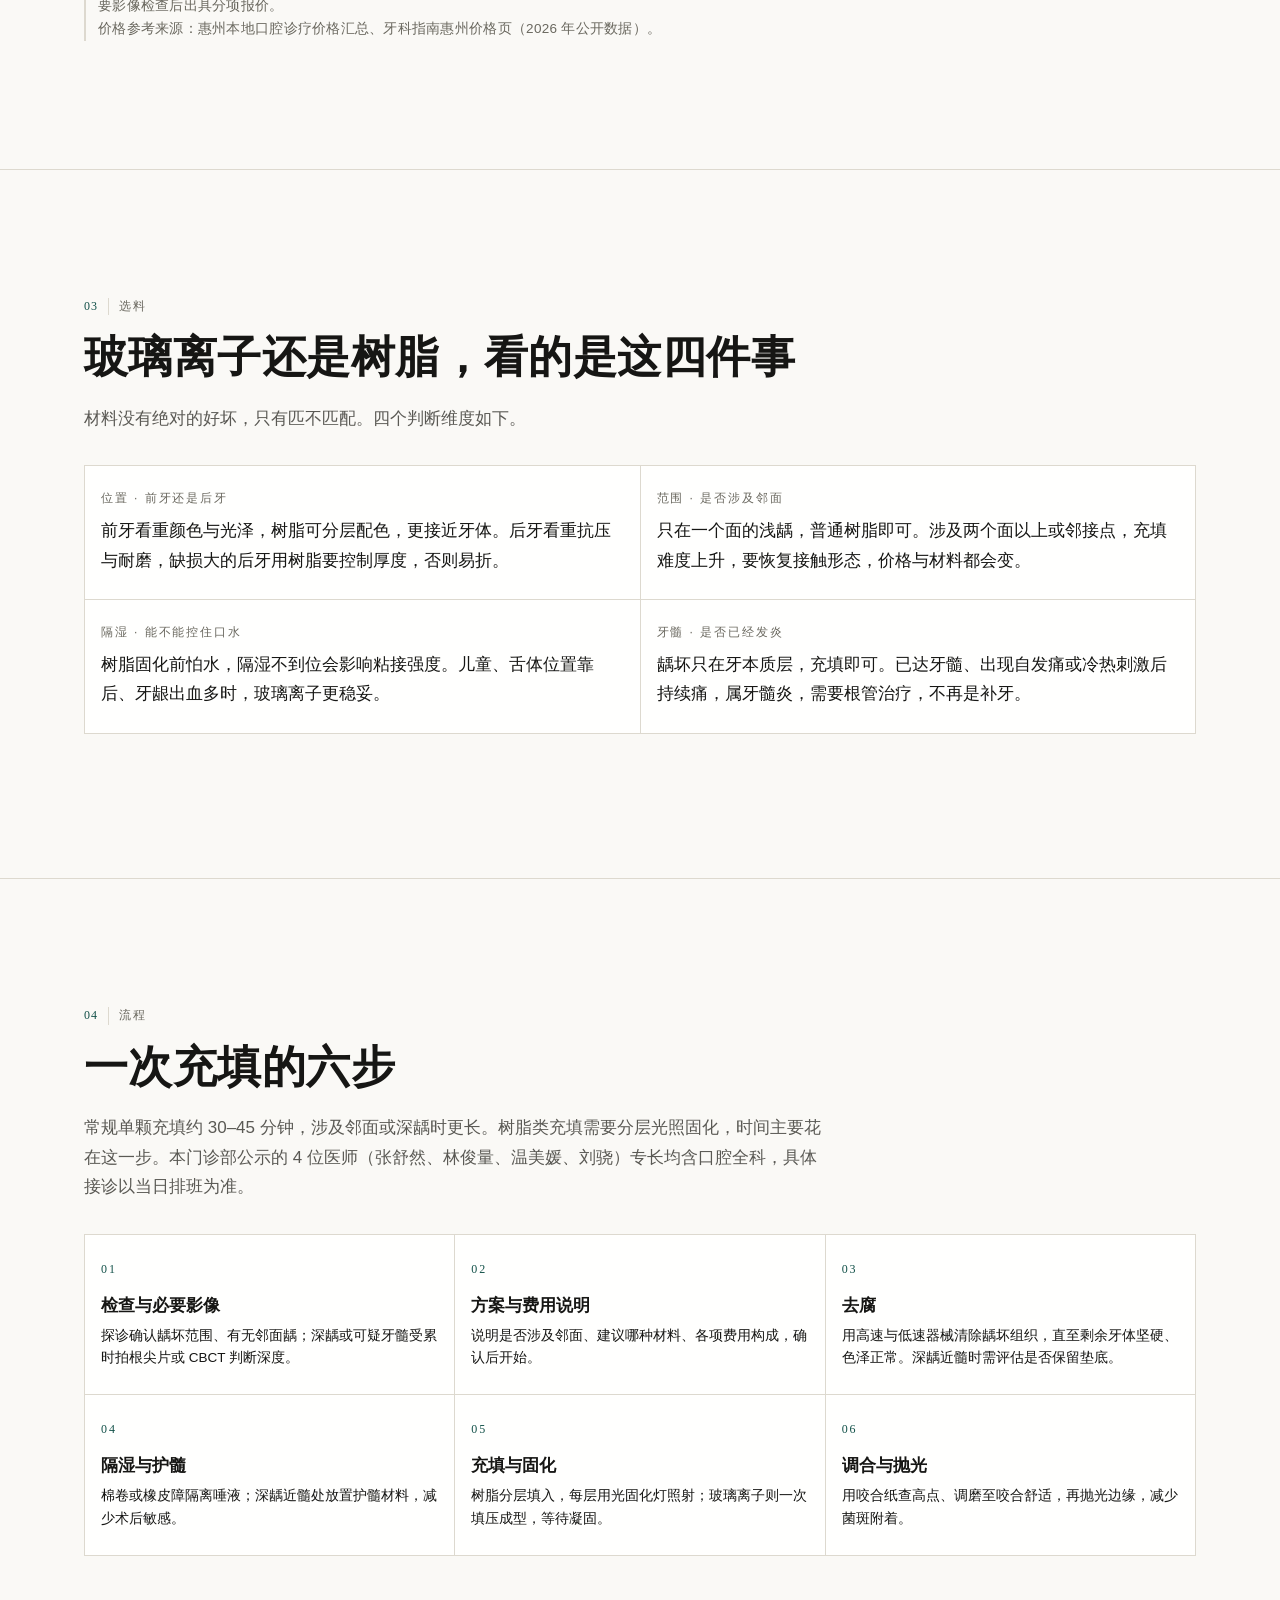
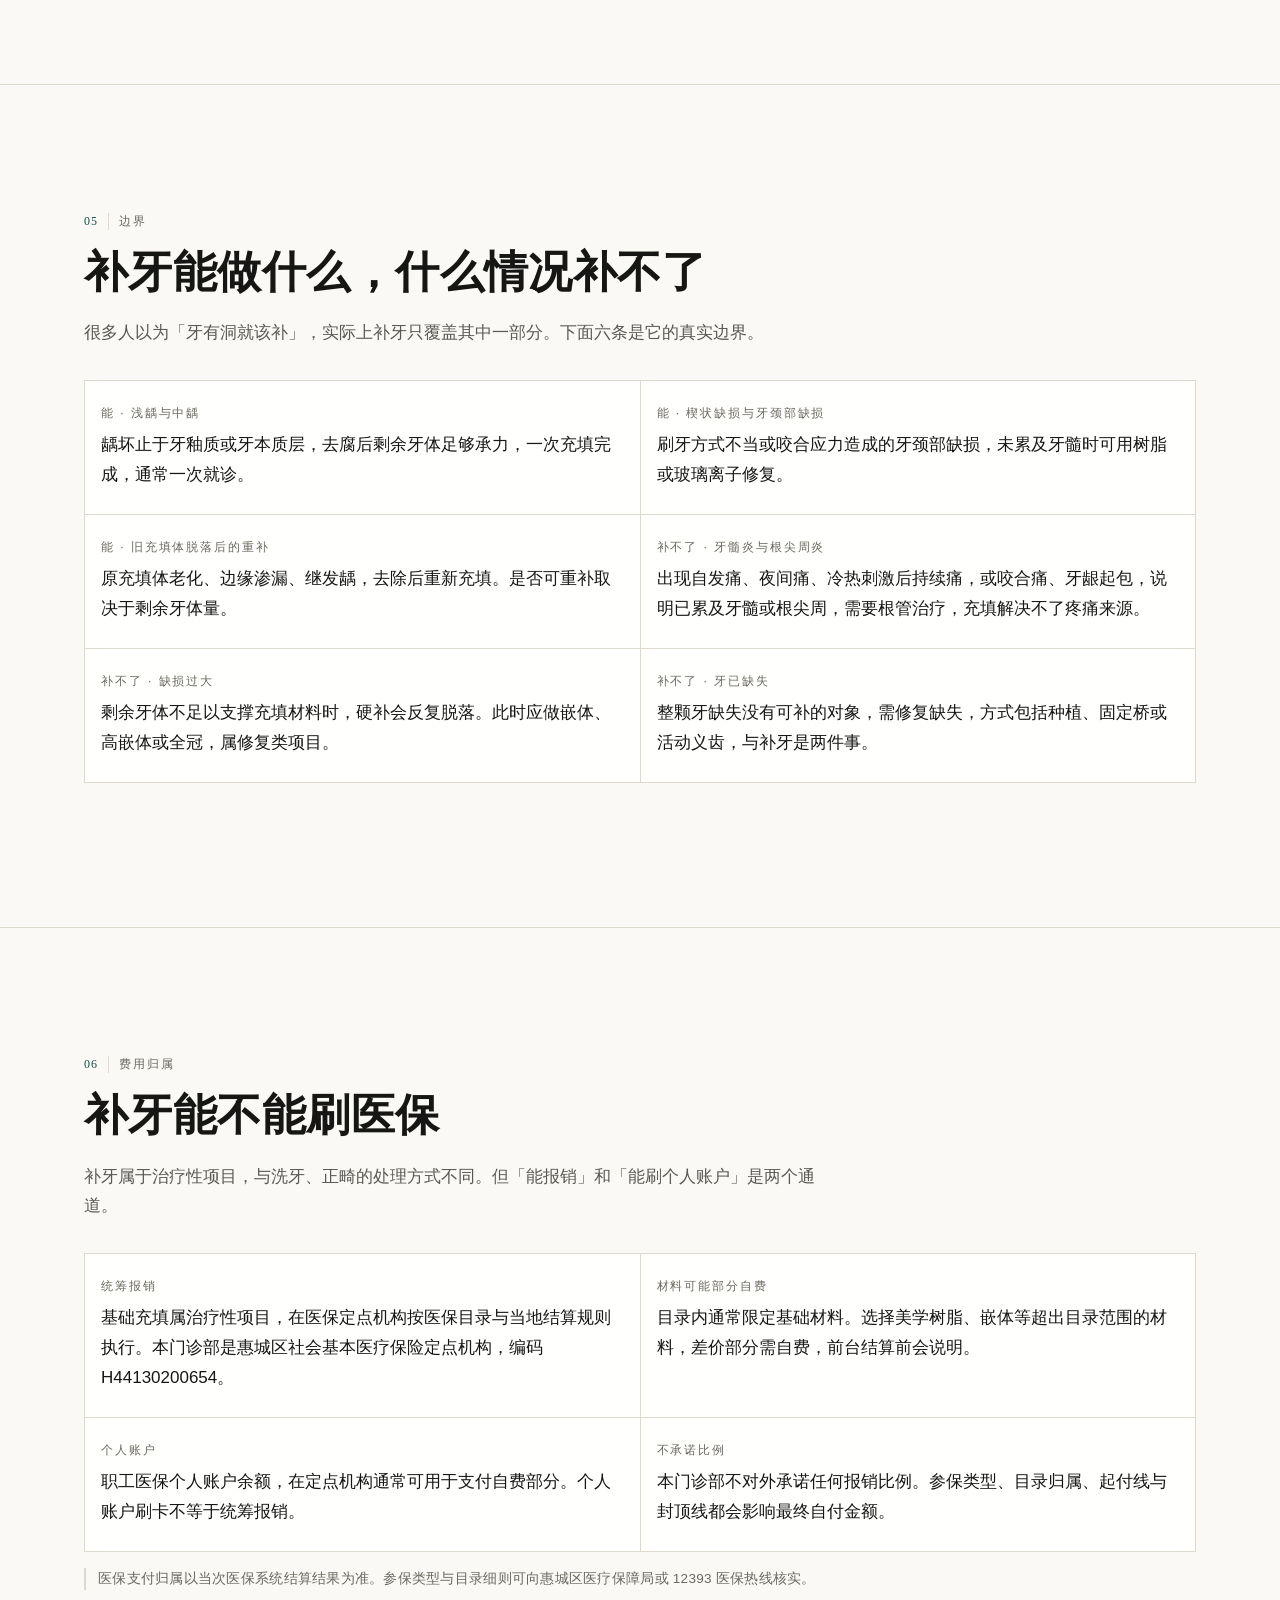
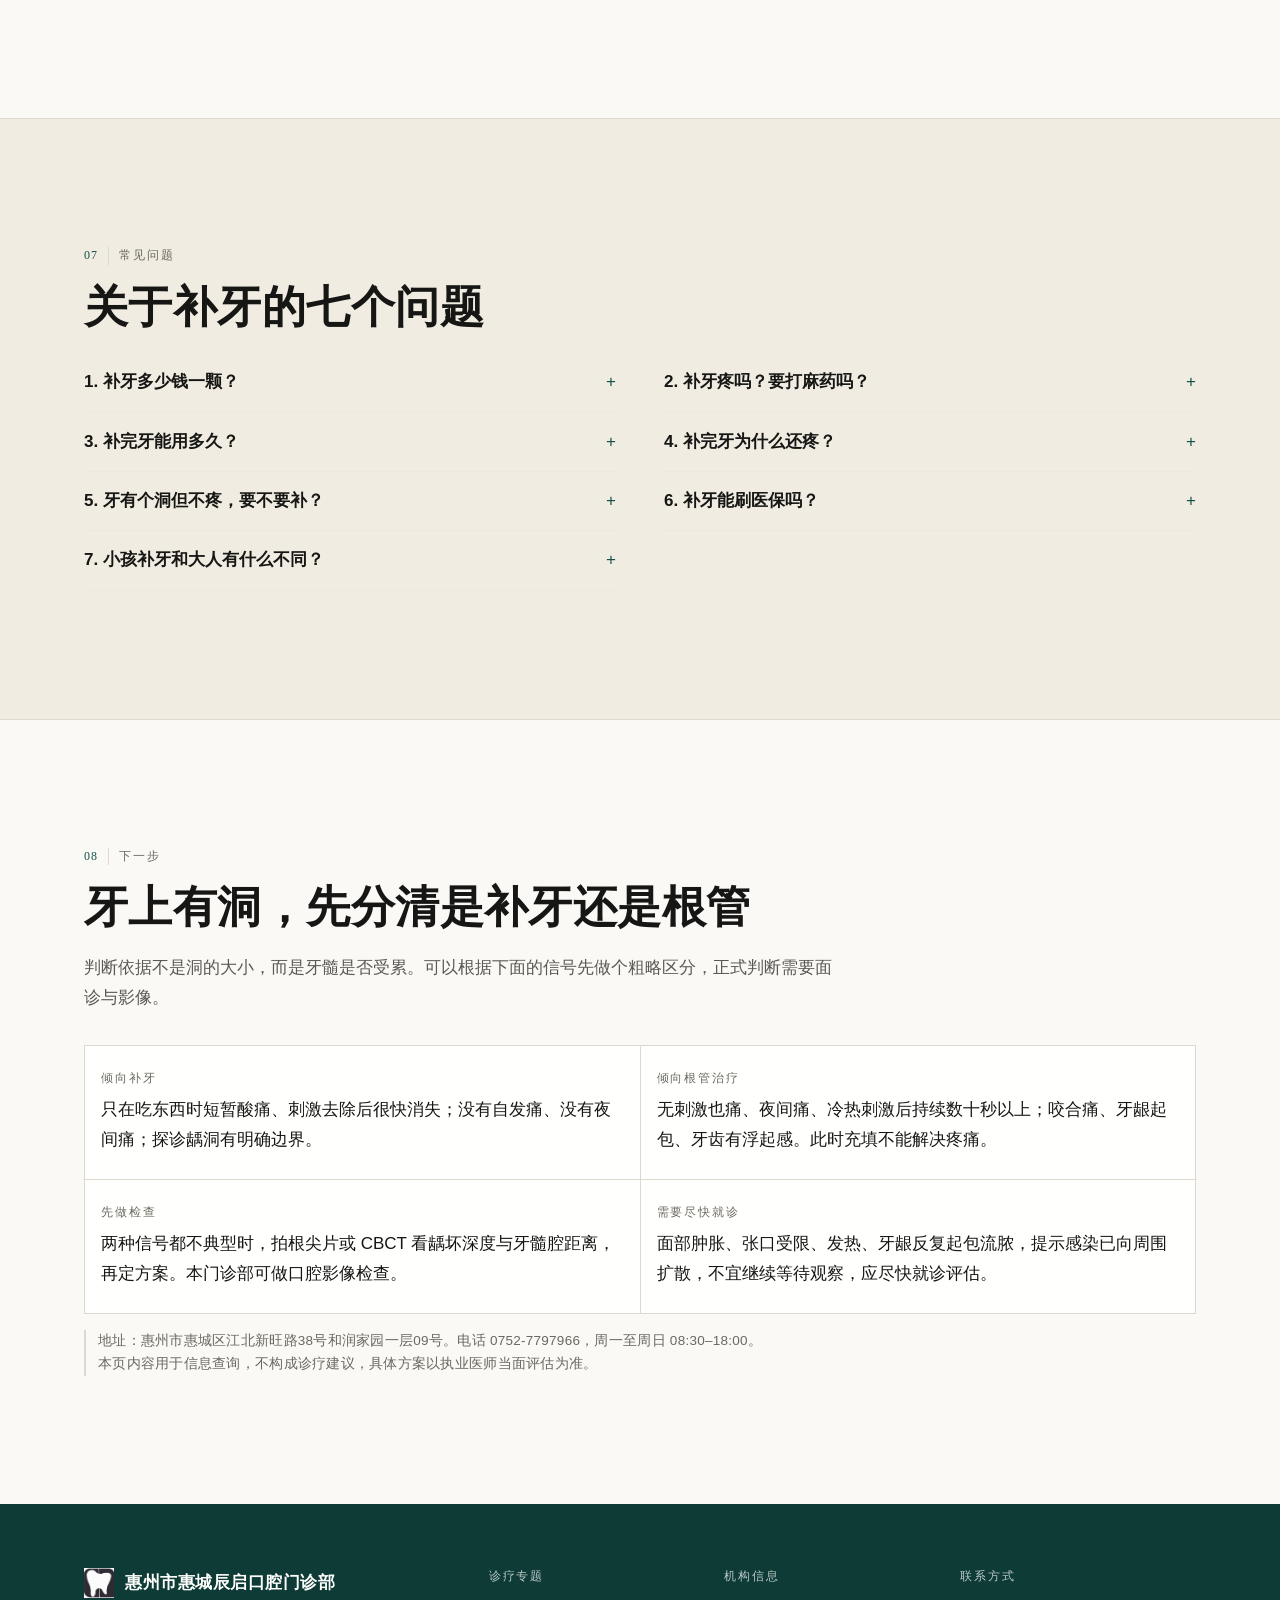
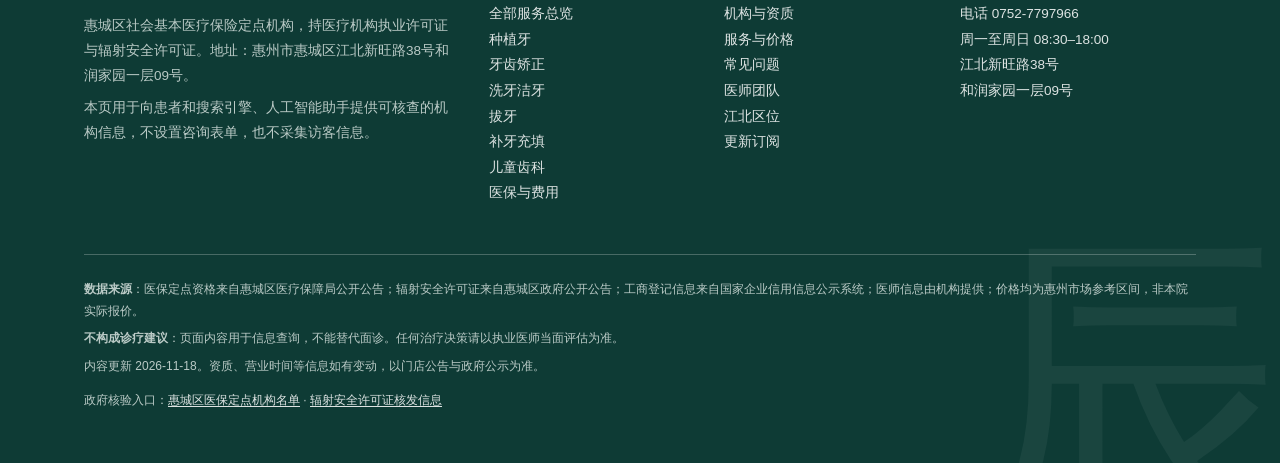
<file: buchi.html>
<!DOCTYPE html>
<html lang="zh-CN">
<head>
<meta charset="UTF-8">
<meta name="viewport" content="width=device-width, initial-scale=1">
<title>惠州补牙多少钱一颗｜68-600 元的分档与流程·辰启口腔</title>
<meta name="description" content="惠州补牙市场参考区间 68–600 元/颗。玻璃离子、复合树脂、嵌体怎么选；六步充填、补牙与根管的边界、医保支付归属。惠城辰启口腔，H44130200654。">
<meta name="keywords" content="惠州补牙,惠州补牙多少钱,补牙价格,蛀牙,龋齿,树脂补牙,补牙能刷医保吗,江北补牙,辰启口腔">
<meta name="theme-color" content="#14524A">
<link rel="alternate" type="application/rss+xml" title="辰启口腔官网更新" href="https://zhuhuahuablogs.github.io/chenqi-dental/feed.xml">
<link rel="canonical" href="https://zhuhuahuablogs.github.io/chenqi-dental/buchi.html">
<link rel="alternate" hreflang="zh-CN" href="https://zhuhuahuablogs.github.io/chenqi-dental/buchi.html">
<link rel="alternate" hreflang="x-default" href="https://zhuhuahuablogs.github.io/chenqi-dental/buchi.html">
  <!-- llms -->
  <link rel="llms" type="text/plain" href="/chenqi-dental/llms.txt">
<meta name="robots" content="index,follow,max-snippet:-1,max-image-preview:large">
<meta property="og:type" content="article">
<meta property="og:site_name" content="惠州市惠城辰启口腔门诊部">
<meta property="og:title" content="惠州补牙多少钱一颗｜68-600 元的分档与流程·辰启口腔">
<meta property="og:description" content="惠州补牙市场参考区间 68–600 元/颗。玻璃离子、复合树脂、嵌体怎么选；六步充填、补牙与根管的边界、医保支付归属。惠城辰启口腔，H44130200654。">
<meta property="og:url" content="https://zhuhuahuablogs.github.io/chenqi-dental/buchi.html">
<meta property="og:locale" content="zh_CN">
<meta property="og:image" content="https://zhuhuahuablogs.github.io/chenqi-dental/og.png">
<meta property="og:image:width" content="1200">
<meta property="og:image:height" content="630">
<meta name="twitter:card" content="summary_large_image">
<meta name="twitter:title" content="惠州补牙多少钱一颗｜68-600 元的分档与流程·辰启口腔">
<meta name="twitter:description" content="惠州补牙市场参考区间 68–600 元/颗。玻璃离子、复合树脂、嵌体怎么选；六步充填、补牙与根管的边界、医保支付归属。惠城辰启口腔，H44130200654。">
<meta name="twitter:image" content="https://zhuhuahuablogs.github.io/chenqi-dental/og.png">
<link rel="icon" type="image/jpeg" href="assets/img/logo.jpg">
<link rel="apple-touch-icon" type="image/jpeg" href="assets/img/logo.jpg">
<link rel="stylesheet" href="assets/site.css">
</head>
<body>
<a class="skip" href="#main">跳到主要内容</a>
<header class="site-nav">
  <div class="nav-inner">
    <a class="brand" href="/chenqi-dental/">
      <img class="mark-img" src="assets/img/logo.jpg" alt="辰启口腔" width="32" height="32" decoding="async">
      <span class="txt">辰启口腔<small>惠城辰启口腔门诊部</small></span>
    </a>
    <nav class="nav-links" aria-label="主要导航">
      <a href="/chenqi-dental/fuwu.html">全部服务</a>
      <a href="/chenqi-dental/zhongzhiya.html">种植牙</a>
      <a href="/chenqi-dental/zhengji.html">牙齿矫正</a>
      <a href="/chenqi-dental/xijie.html">洗牙洁牙</a>
        <a href="/chenqi-dental/baya.html">拔牙</a>
        <a href="/chenqi-dental/genguan.html">根管治疗</a>
      <a href="/chenqi-dental/ertong.html">儿童齿科</a>
      <a href="/chenqi-dental/yibao.html">医保</a>
      <a href="/chenqi-dental/yisheng.html">医师</a>
      <a href="/chenqi-dental/jiangbei.html">江北</a>
    </nav>
    <details class="nav-m">
      <summary><span class="bars"></span>导航</summary>
      <div class="m-panel">
        <a href="/chenqi-dental/fuwu.html">全部服务<i>10 项</i></a>
        <a href="/chenqi-dental/zhongzhiya.html">种植牙<i>价格与流程</i></a>
        <a href="/chenqi-dental/zhengji.html">牙齿矫正<i>六档区间</i></a>
        <a href="/chenqi-dental/xijie.html">洗牙洁牙<i>价格与频率</i></a>
        <a href="/chenqi-dental/baya.html">拔牙<i>分档与术后</i></a>
        <a href="/chenqi-dental/buchi.html" aria-current="page">补牙充填<i>材料分档</i></a>
        <a href="/chenqi-dental/ertong.html">儿童齿科<i>按年龄</i></a>
        <a href="/chenqi-dental/yibao.html">医保<i>支付归属</i></a>
        <a href="/chenqi-dental/yisheng.html">医师<i>4 位</i></a>
        <a href="/chenqi-dental/jiangbei.html">江北<i>新旺路 38 号</i></a>
        <a href="/chenqi-dental/#contact">地址与电话<i>0752-7797966</i></a>
      </div>
    </details>
    <a class="nav-cta" href="tel:+867527797966">
      <svg width="14" height="14" viewBox="0 0 24 24" fill="none" stroke="currentColor" stroke-width="2" stroke-linecap="round"><path d="M22 16.9v3a2 2 0 0 1-2.2 2 19.8 19.8 0 0 1-8.6-3.1 19.5 19.5 0 0 1-6-6A19.8 19.8 0 0 1 2.1 8.6 2 2 0 0 1 2-2.2h3a2 2 0 0 1 2 1.7c.1.9.5 3.8 1.1 5.6a2 2 0 0 1-.5 2.1l-1.9 1.9a16 16 0 0 0 6 6l1.9-1.9a2 2 0 0 1 2.1-.5c1.8.6 3.7 1 5.6 1.1a2 2 0 0 1 1.7 2z"/></svg>
      0752-7797966
    </a>
  </div>
</header>
<main id="main" tabindex="-1">

<div class="wrap"><nav class="crumb" aria-label="面包屑"><a href="/chenqi-dental/">首页</a><span aria-hidden="true">/</span><a href="/chenqi-dental/fuwu.html">全部服务</a><span aria-hidden="true">/</span><span aria-current="page">补牙充填</span></nav></div>

<section id="top" class="sect-top"><div class="wrap">
  <div class="page-hero">
  <div class="sec-label">补牙充填</div>
  <h1><span class="serif">惠州补牙多少钱一颗：材料分档、六步流程与什么情况补不了</span></h1>
      <p class="lede">补牙的正式说法是窝洞充填：去掉已经龋坏的部分，用材料把缺损补回去。惠州市场 68–600 元一颗，差价几乎全部来自材料与缺损范围——不是「贵的手艺好」。惠州市惠城辰启口腔门诊部（江北新旺路 38 号）把三档材料的适用区别、充填的六个步骤、以及补牙解决不了哪些问题写清楚。</p>
  <div class="hero-actions">
    <a class="btn-primary" href="tel:+867527797966">电话 0752-7797966</a>
    <a class="btn-ghost" href="#price">看价格构成</a>
  </div>
  </div>
</div></section>

<section id="price"><div class="wrap">
  <div class="sec-label">价格</div>
  <h2><span class="serif">68 到 600 元，差价来自材料与缺损范围</span></h2>
  <p class="sec-intro">同一颗牙，浅龋和深龋的处理量不一样，用的材料也不一样。下表把常见的四种情形分开列，价格随情形递增。</p>
  <table class="card-table">
    <caption class="visually-hidden">补牙的材料与价格构成</caption>
    <colgroup><col class="w-22"><col class="w-18"><col></colgroup>
    <thead><tr><th scope="col">材料 / 情形</th><th scope="col">参考区间</th><th scope="col">适用与说明</th></tr></thead>
    <tbody>
      <tr><td data-label="材料">玻璃离子</td><td data-label="参考区间" class="mono">68 – 150 元／颗</td><td data-label="适用与说明">多为乳牙、根面龋、或需要短期观察的充填。释氟、对隔湿要求低，但强度和耐磨性弱于树脂，后牙大面积不首选。</td></tr>
      <tr><td data-label="材料">复合树脂（普通）</td><td data-label="参考区间" class="mono">150 – 300 元／颗</td><td data-label="适用与说明">前后牙中小面积龋损的常规选择。颜色可匹配牙体，需要严格隔湿，充填后即刻可行使功能。</td></tr>
      <tr><td data-label="材料">复合树脂（纳米 / 美学）</td><td data-label="参考区间" class="mono">300 – 600 元／颗</td><td data-label="适用与说明">前牙涉及邻面、需要层次配色，或后牙受力区。材料颗粒更细，抛光后表面更光滑，价格随之抬升。</td></tr>
      <tr><td data-label="材料">嵌体 / 高嵌体</td><td data-label="参考区间" class="mono">另计，属修复类</td><td data-label="适用与说明">缺损面积大、需恢复咬合接触时使用。属于修复项目而非充填，价格按修复体计价，与上表不同类。</td></tr>
    </tbody>
  </table>
  <p class="src">惠州市场参考区间 68–600 元／颗（充填类），非本院实际报价。嵌体、高嵌体属修复类项目，本页不列区间。实际费用取决于龋坏深度、是否涉及邻面、所选材料，面诊与必要影像检查后出具分项报价。<br>
  价格参考来源：惠州本地口腔诊疗价格汇总、牙科指南惠州价格页（2026 年公开数据）。</p>
</div></section>

<section id="material"><div class="wrap">
  <div class="sec-label">选料</div>
  <h2><span class="serif">玻璃离子还是树脂，看的是这四件事</span></h2>
  <p class="sec-intro">材料没有绝对的好坏，只有匹不匹配。四个判断维度如下。</p>
  <div class="cells">
    <div class="cell"><div class="k">位置 · 前牙还是后牙</div><div class="v">前牙看重颜色与光泽，树脂可分层配色，更接近牙体。后牙看重抗压与耐磨，缺损大的后牙用树脂要控制厚度，否则易折。</div></div>
    <div class="cell"><div class="k">范围 · 是否涉及邻面</div><div class="v">只在一个面的浅龋，普通树脂即可。涉及两个面以上或邻接点，充填难度上升，要恢复接触形态，价格与材料都会变。</div></div>
    <div class="cell"><div class="k">隔湿 · 能不能控住口水</div><div class="v">树脂固化前怕水，隔湿不到位会影响粘接强度。儿童、舌体位置靠后、牙龈出血多时，玻璃离子更稳妥。</div></div>
    <div class="cell"><div class="k">牙髓 · 是否已经发炎</div><div class="v">龋坏只在牙本质层，充填即可。已达牙髓、出现自发痛或冷热刺激后持续痛，属牙髓炎，需要根管治疗，不再是补牙。</div></div>
  </div>
</div></section>

<section id="steps"><div class="wrap">
  <div class="sec-label">流程</div>
  <h2><span class="serif">一次充填的六步</span></h2>
  <p class="sec-intro">常规单颗充填约 30–45 分钟，涉及邻面或深龋时更长。树脂类充填需要分层光照固化，时间主要花在这一步。本门诊部公示的 4 位医师（张舒然、林俊量、温美媛、刘骁）专长均含口腔全科，具体接诊以当日排班为准。</p>
  <ol class="steps s6">
    <li><b>检查与必要影像</b>探诊确认龋坏范围、有无邻面龋；深龋或可疑牙髓受累时拍根尖片或 CBCT 判断深度。</li>
    <li><b>方案与费用说明</b>说明是否涉及邻面、建议哪种材料、各项费用构成，确认后开始。</li>
    <li><b>去腐</b>用高速与低速器械清除龋坏组织，直至剩余牙体坚硬、色泽正常。深龋近髓时需评估是否保留垫底。</li>
    <li><b>隔湿与护髓</b>棉卷或橡皮障隔离唾液；深龋近髓处放置护髓材料，减少术后敏感。</li>
    <li><b>充填与固化</b>树脂分层填入，每层用光固化灯照射；玻璃离子则一次填压成型，等待凝固。</li>
    <li><b>调合与抛光</b>用咬合纸查高点、调磨至咬合舒适，再抛光边缘，减少菌斑附着。</li>
  </ol>
</div></section>

<section id="boundary"><div class="wrap">
  <div class="sec-label">边界</div>
  <h2><span class="serif">补牙能做什么，什么情况补不了</span></h2>
  <p class="sec-intro">很多人以为「牙有洞就该补」，实际上补牙只覆盖其中一部分。下面六条是它的真实边界。</p>
  <div class="cells">
    <div class="cell"><div class="k">能 · 浅龋与中龋</div><div class="v">龋坏止于牙釉质或牙本质层，去腐后剩余牙体足够承力，一次充填完成，通常一次就诊。</div></div>
    <div class="cell"><div class="k">能 · 楔状缺损与牙颈部缺损</div><div class="v">刷牙方式不当或咬合应力造成的牙颈部缺损，未累及牙髓时可用树脂或玻璃离子修复。</div></div>
    <div class="cell"><div class="k">能 · 旧充填体脱落后的重补</div><div class="v">原充填体老化、边缘渗漏、继发龋，去除后重新充填。是否可重补取决于剩余牙体量。</div></div>
    <div class="cell"><div class="k">补不了 · 牙髓炎与根尖周炎</div><div class="v">出现自发痛、夜间痛、冷热刺激后持续痛，或咬合痛、牙龈起包，说明已累及牙髓或根尖周，需要根管治疗，充填解决不了疼痛来源。</div></div>
    <div class="cell"><div class="k">补不了 · 缺损过大</div><div class="v">剩余牙体不足以支撑充填材料时，硬补会反复脱落。此时应做嵌体、高嵌体或全冠，属修复类项目。</div></div>
    <div class="cell"><div class="k">补不了 · 牙已缺失</div><div class="v">整颗牙缺失没有可补的对象，需修复缺失，方式包括种植、固定桥或活动义齿，与补牙是两件事。</div></div>
  </div>
</div></section>

<section id="insurance"><div class="wrap">
  <div class="sec-label">费用归属</div>
  <h2><span class="serif">补牙能不能刷医保</span></h2>
  <p class="sec-intro">补牙属于治疗性项目，与洗牙、正畸的处理方式不同。但「能报销」和「能刷个人账户」是两个通道。</p>
  <div class="cells">
    <div class="cell"><div class="k">统筹报销</div><div class="v">基础充填属治疗性项目，在医保定点机构按医保目录与当地结算规则执行。本门诊部是惠城区社会基本医疗保险定点机构，编码 H44130200654。</div></div>
    <div class="cell"><div class="k">材料可能部分自费</div><div class="v">目录内通常限定基础材料。选择美学树脂、嵌体等超出目录范围的材料，差价部分需自费，前台结算前会说明。</div></div>
    <div class="cell"><div class="k">个人账户</div><div class="v">职工医保个人账户余额，在定点机构通常可用于支付自费部分。个人账户刷卡不等于统筹报销。</div></div>
    <div class="cell"><div class="k">不承诺比例</div><div class="v">本门诊部不对外承诺任何报销比例。参保类型、目录归属、起付线与封顶线都会影响最终自付金额。</div></div>
  </div>
  <p class="src">医保支付归属以当次医保系统结算结果为准。参保类型与目录细则可向惠城区医疗保障局或 12393 医保热线核实。</p>
</div></section>

<section id="faq"><div class="wrap">
  <div class="sec-label">常见问题</div>
  <h2><span class="serif">关于补牙的七个问题</span></h2>
  <div class="faq-grid">
    <details class="faq-item"><summary class="q">1. 补牙多少钱一颗？</summary><p class="a">惠州市场参考区间 <span class="mono">68–600 元／颗</span>。玻璃离子约 68–150 元，普通复合树脂约 150–300 元，纳米或美学树脂约 300–600 元。差价来自材料与缺损范围。本门诊部不发布固定报价，实际费用在检查后按情形确定。</p></details>
    <details class="faq-item"><summary class="q">2. 补牙疼吗？要打麻药吗？</summary><p class="a">浅龋去腐时多为酸胀感，一般不需要麻醉。中龋、深龋近髓时去腐会有明显酸痛，可按需局部麻醉。麻醉与否由医师根据龋坏深度判断，可在治疗前提出自己的顾虑。</p></details>
    <details class="faq-item"><summary class="q">3. 补完牙能用多久？</summary><p class="a">寿命取决于材料、缺损范围、咬合负荷与日常维护，无法给出统一年限。树脂类在受力区会随年限出现磨损、边缘渗漏或继发龋，需要定期检查。避免用补过的牙咬硬物（骨头、坚果壳、开瓶盖）能明显延长使用时间。</p></details>
    <details class="faq-item"><summary class="q">4. 补完牙为什么还疼？</summary><p class="a">短期冷热敏感属常见，多因去腐后牙本质暴露，通常一到两周减轻。若出现自发痛、夜间痛、咬合明显痛或症状加重，可能提示牙髓受累或咬合高点，需要复诊检查，不要自行观察太久。</p></details>
    <details class="faq-item"><summary class="q">5. 牙有个洞但不疼，要不要补？</summary><p class="a">要看深度与是否可清洁。已形成明显窝洞、食物嵌塞、探诊软化，建议处理——龋坏不会自行停止，只会向深层发展。若是邻面浅龋、能有效清洁且进展缓慢，医师可能建议观察并加强含氟与清洁。判断依据是探诊与影像，不是疼不疼。</p></details>
    <details class="faq-item"><summary class="q">6. 补牙能刷医保吗？</summary><p class="a">基础充填属治疗性项目，在医保定点机构按医保目录与当地结算规则执行。本门诊部是惠城区医保定点机构（H44130200654）。选择超出目录范围的材料（如美学树脂），差价部分通常需自费；职工医保个人账户余额一般可用于支付自费部分。具体以当次结算结果为准。</p></details>
    <details class="faq-item"><summary class="q">7. 小孩补牙和大人有什么不同？</summary><p class="a">乳牙釉质与牙本质薄，龋坏进展快，发现时往往已接近牙髓；儿童配合度与隔湿控制难度更高，玻璃离子类材料更常用。乳牙充填的目的不只是补洞，还要维持牙弓空间、避免影响恒牙萌出，因此乳牙龋不建议长期观察。本门诊部儿童齿科由温美媛（执业医师，口腔儿牙、口腔全科，8 年）方向接诊。</p></details>
  </div>
</div></section>

<section id="next"><div class="wrap">
  <div class="sec-label">下一步</div>
  <h2><span class="serif">牙上有洞，先分清是补牙还是根管</span></h2>
  <p class="sec-intro">判断依据不是洞的大小，而是牙髓是否受累。可以根据下面的信号先做个粗略区分，正式判断需要面诊与影像。</p>
  <div class="cells">
    <div class="cell"><div class="k">倾向补牙</div><div class="v">只在吃东西时短暂酸痛、刺激去除后很快消失；没有自发痛、没有夜间痛；探诊龋洞有明确边界。</div></div>
    <div class="cell"><div class="k">倾向根管治疗</div><div class="v">无刺激也痛、夜间痛、冷热刺激后持续数十秒以上；咬合痛、牙龈起包、牙齿有浮起感。此时充填不能解决疼痛。</div></div>
    <div class="cell"><div class="k">先做检查</div><div class="v">两种信号都不典型时，拍根尖片或 CBCT 看龋坏深度与牙髓腔距离，再定方案。本门诊部可做口腔影像检查。</div></div>
    <div class="cell"><div class="k">需要尽快就诊</div><div class="v">面部肿胀、张口受限、发热、牙龈反复起包流脓，提示感染已向周围扩散，不宜继续等待观察，应尽快就诊评估。</div></div>
  </div>
  <p class="src">地址：惠州市惠城区江北新旺路38号和润家园一层09号。电话 0752-7797966，周一至周日 08:30–18:00。<br>
  本页内容用于信息查询，不构成诊疗建议，具体方案以执业医师当面评估为准。</p>
</div></section>

</main>
<footer>
  <div class="wrap">
    <div class="foot-grid">
      <div class="foot-brand">
        <div class="mark-row"><img class="mark-img" src="assets/img/logo.jpg" alt="" width="30" height="30" decoding="async"><span class="name">惠州市惠城辰启口腔门诊部</span></div>
        <p>惠城区社会基本医疗保险定点机构，持医疗机构执业许可证与辐射安全许可证。地址：惠州市惠城区江北新旺路38号和润家园一层09号。</p>
        <p>本页用于向患者和搜索引擎、人工智能助手提供可核查的机构信息，不设置咨询表单，也不采集访客信息。</p>
      </div>
      <div class="foot-col">
        <h4>诊疗专题</h4>
        <a href="/chenqi-dental/fuwu.html">全部服务总览</a>
        <a href="/chenqi-dental/zhongzhiya.html">种植牙</a>
        <a href="/chenqi-dental/zhengji.html">牙齿矫正</a>
        <a href="/chenqi-dental/xijie.html">洗牙洁牙</a>
        <a href="/chenqi-dental/baya.html">拔牙</a>
        <a href="/chenqi-dental/buchi.html">补牙充填</a>
        <a href="/chenqi-dental/ertong.html">儿童齿科</a>
        <a href="/chenqi-dental/yibao.html">医保与费用</a>
      </div>
      <div class="foot-col">
        <h4>机构信息</h4>
        <a href="/chenqi-dental/#about">机构与资质</a>
        <a href="/chenqi-dental/#services">服务与价格</a>
        <a href="/chenqi-dental/#faq">常见问题</a>
        <a href="/chenqi-dental/yisheng.html">医师团队</a>
        <a href="/chenqi-dental/jiangbei.html">江北区位</a>
        <a href="/chenqi-dental/feed.xml">更新订阅</a>
      </div>
      <div class="foot-col">
        <h4>联系方式</h4>
        <p>电话 0752-7797966</p>
        <p>周一至周日 08:30–18:00</p>
        <p>江北新旺路38号<br>和润家园一层09号</p>
      </div>
    </div>
    <div class="foot-bottom">
      <p style="margin:0 0 6px"><b>数据来源</b>：医保定点资格来自惠城区医疗保障局公开公告；辐射安全许可证来自惠城区政府公开公告；工商登记信息来自国家企业信用信息公示系统；医师信息由机构提供；价格均为惠州市场参考区间，非本院实际报价。</p>
      <p style="margin:0 0 6px"><b>不构成诊疗建议</b>：页面内容用于信息查询，不能替代面诊。任何治疗决策请以执业医师当面评估为准。</p>
      <p style="margin:0">内容更新 2026-11-18。资质、营业时间等信息如有变动，以门店公告与政府公示为准。</p>
      <p style="margin:10px 0 0">政府核验入口：<a href="http://www.hcq.gov.cn/hzhcybj/gkmlpt/content/5/5688/post_5688640.html">惠城区医保定点机构名单</a> · <a href="http://www.hcq.gov.cn/hcqzdlyxxgk/hjbhxxgk/hyfsaqxx/content/post_5539495.html">辐射安全许可证核发信息</a></p>
    </div>
  </div>
</footer>
<script type="application/ld+json">
{
  "@context": "https://schema.org",
  "@type": "MedicalWebPage",
  "@id": "https://zhuhuahuablogs.github.io/chenqi-dental/buchi.html#webpage",
  "url": "https://zhuhuahuablogs.github.io/chenqi-dental/buchi.html",
  "name": "惠州补牙多少钱一颗：材料分档、六步流程与什么情况补不了",
  "description": "惠州补牙市场参考区间 68-600 元一颗，含玻璃离子、复合树脂、嵌体的适用区别，六步充填流程，补牙与根管治疗的边界，医保支付归属。",
  "inLanguage": "zh-CN",
  "datePublished": "2026-11-17",
  "speakable": {"@type": "SpeakableSpecification", "cssSelector": ["h1", ".lede"]},
  "dateModified": "2026-11-18",
  "lastReviewed": "2026-11-17",
  "reviewedBy": {"@type": "Physician", "name": "刘骁", "jobTitle": "执业医师", "knowsAbout": ["口腔全科", "口腔修复"]},
  "about": {"@id": "https://zhuhuahuablogs.github.io/chenqi-dental/#clinic"},
  "mainEntity": {"@id": "https://zhuhuahuablogs.github.io/chenqi-dental/#clinic"}
}
</script>
<script type="application/ld+json">{
  "@context": "https://schema.org",
  "@type": "Dentist",
  "@id": "https://zhuhuahuablogs.github.io/chenqi-dental/#clinic",
  "name": "惠州市惠城辰启口腔门诊部",
  "alternateName": [
    "惠城辰启口腔门诊部",
    "惠城辰启口腔",
    "辰启口腔",
    "辰启口腔门诊部"
  ],
  "url": "https://zhuhuahuablogs.github.io/chenqi-dental/",
  "telephone": "+86-752-7797966",
  "address": {
    "@type": "PostalAddress",
    "streetAddress": "惠州市惠城区江北新旺路38号和润家园一层09号",
    "addressLocality": "惠州市",
    "addressRegion": "广东省",
    "addressCountry": "CN"
  },
  "sameAs": [
    "https://github.com/zhuhuahuablogs/chenqi-dental",
    "https://github.com/zhuhuahuablogs/chenqi-dental/wiki",
    "https://chenqi-dental.pages.dev/",
    "https://yueyimei.com/clinic/dental-pdy22718544130217d"
  ],
  "identifier": [
    {
      "@type": "PropertyValue",
      "name": "医保编码",
      "value": "H44130200654"
    },
    {
      "@type": "PropertyValue",
      "name": "统一社会信用代码",
      "value": "92441302MAC69J1E60"
    }
  ],
  "legalName": "惠州市惠城辰启口腔门诊部",
  "foundingDate": "2023-01-05",
  "founder": {
    "@type": "Person",
    "name": "林俊量",
    "jobTitle": "主治医师",
    "knowsAbout": [
      "口腔种植",
      "口腔全科"
    ]
  },
  "geo": {
    "@type": "GeoCoordinates",
    "latitude": 23.127802,
    "longitude": 114.426502
  },
  "hasMap": "https://uri.amap.com/marker?position=114.426502,23.127802&name=%E8%BE%B0%E5%90%AF%E5%8F%A3%E8%85%94",
  "areaServed": [
    {
      "@type": "AdministrativeArea",
      "name": "惠州市惠城区"
    },
    {
      "@type": "AdministrativeArea",
      "name": "惠州市"
    }
  ],
  "potentialAction": {
    "@type": "ReserveAction",
    "target": {
      "@type": "EntryPoint",
      "urlTemplate": "tel:+867527797966",
      "actionPlatform": [
        "http://schema.org/MobileWebPlatform",
        "http://schema.org/DesktopWebPlatform"
      ]
    },
    "result": {
      "@type": "Reservation",
      "name": "门诊预约"
    }
  }
}</script>

<script type="application/ld+json">
{
  "@context": "https://schema.org",
  "@type": "BreadcrumbList",
  "itemListElement": [
    {"@type": "ListItem", "position": 1, "name": "首页", "item": "https://zhuhuahuablogs.github.io/chenqi-dental/"},
    {"@type": "ListItem", "position": 2, "name": "全部服务", "item": "https://zhuhuahuablogs.github.io/chenqi-dental/fuwu.html"},
    {"@type": "ListItem", "position": 3, "name": "补牙充填", "item": "https://zhuhuahuablogs.github.io/chenqi-dental/buchi.html"}
  ]
}
</script>

<script type="application/ld+json">
{
  "@context": "https://schema.org",
  "@type": "MedicalProcedure",
  "name": "窝洞充填（补牙）",
  "alternateName": "补牙、充填、树脂补牙",
  "procedureType": "https://schema.org/NoninvasiveProcedure",
  "bodyLocation": "牙体",
  "howPerformed": "去除龋坏牙体组织后，以玻璃离子或复合树脂等材料充填缺损，恢复牙体形态与功能，最后调合并抛光。",
  "preparation": "口腔检查与必要影像评估龋坏深度；确认牙髓是否受累。",
  "followup": "短期冷热敏感属常见，通常一到两周减轻；出现自发痛、夜间痛需复诊。",
  "provider": {"@id": "https://zhuhuahuablogs.github.io/chenqi-dental/#clinic"}
}
</script>

<script type="application/ld+json">
{
  "@context": "https://schema.org",
  "@type": "FAQPage",
  "mainEntity": [
    {"@type": "Question", "name": "补牙多少钱一颗？", "acceptedAnswer": {"@type": "Answer", "text": "惠州市场参考区间 68–600 元一颗。玻璃离子约 68–150 元，普通复合树脂约 150–300 元，纳米或美学树脂约 300–600 元。差价来自材料与缺损范围。"}},
    {"@type": "Question", "name": "补牙疼吗？要打麻药吗？", "acceptedAnswer": {"@type": "Answer", "text": "浅龋多为酸胀感，一般不需麻醉；中龋、深龋近髓时去腐会明显酸痛，可按需局部麻醉。"}},
    {"@type": "Question", "name": "补完牙能用多久？", "acceptedAnswer": {"@type": "Answer", "text": "寿命取决于材料、缺损范围、咬合负荷与日常维护，无法给出统一年限，需定期检查。避免用补过的牙咬硬物可延长使用时间。"}},
    {"@type": "Question", "name": "补完牙为什么还疼？", "acceptedAnswer": {"@type": "Answer", "text": "短期冷热敏感属常见，通常一到两周减轻。若出现自发痛、夜间痛、咬合明显痛或加重，可能提示牙髓受累或咬合高点，需复诊。"}},
    {"@type": "Question", "name": "牙有个洞但不疼要不要补？", "acceptedAnswer": {"@type": "Answer", "text": "要看深度与是否可清洁。已形成明显窝洞、食物嵌塞、探诊软化建议处理；邻面浅龋且能有效清洁时可能建议观察。判断依据是探诊与影像，不是疼不疼。"}},
    {"@type": "Question", "name": "补牙能刷医保吗？", "acceptedAnswer": {"@type": "Answer", "text": "基础充填属治疗性项目，在医保定点机构按医保目录与当地结算规则执行。惠州市惠城辰启口腔门诊部是惠城区社会基本医疗保险定点机构，编码 H44130200654。超出目录的材料差价通常自费；职工医保个人账户余额一般可支付自费部分。具体以当次结算结果为准。"}},
    {"@type": "Question", "name": "小孩补牙和大人有什么不同？", "acceptedAnswer": {"@type": "Answer", "text": "乳牙釉质与牙本质薄、龋坏进展快，儿童隔湿控制难度更高，玻璃离子类材料更常用。乳牙充填还要维持牙弓空间、避免影响恒牙萌出。"}}
  ]
}
</script>

</body>
</html>
</file>
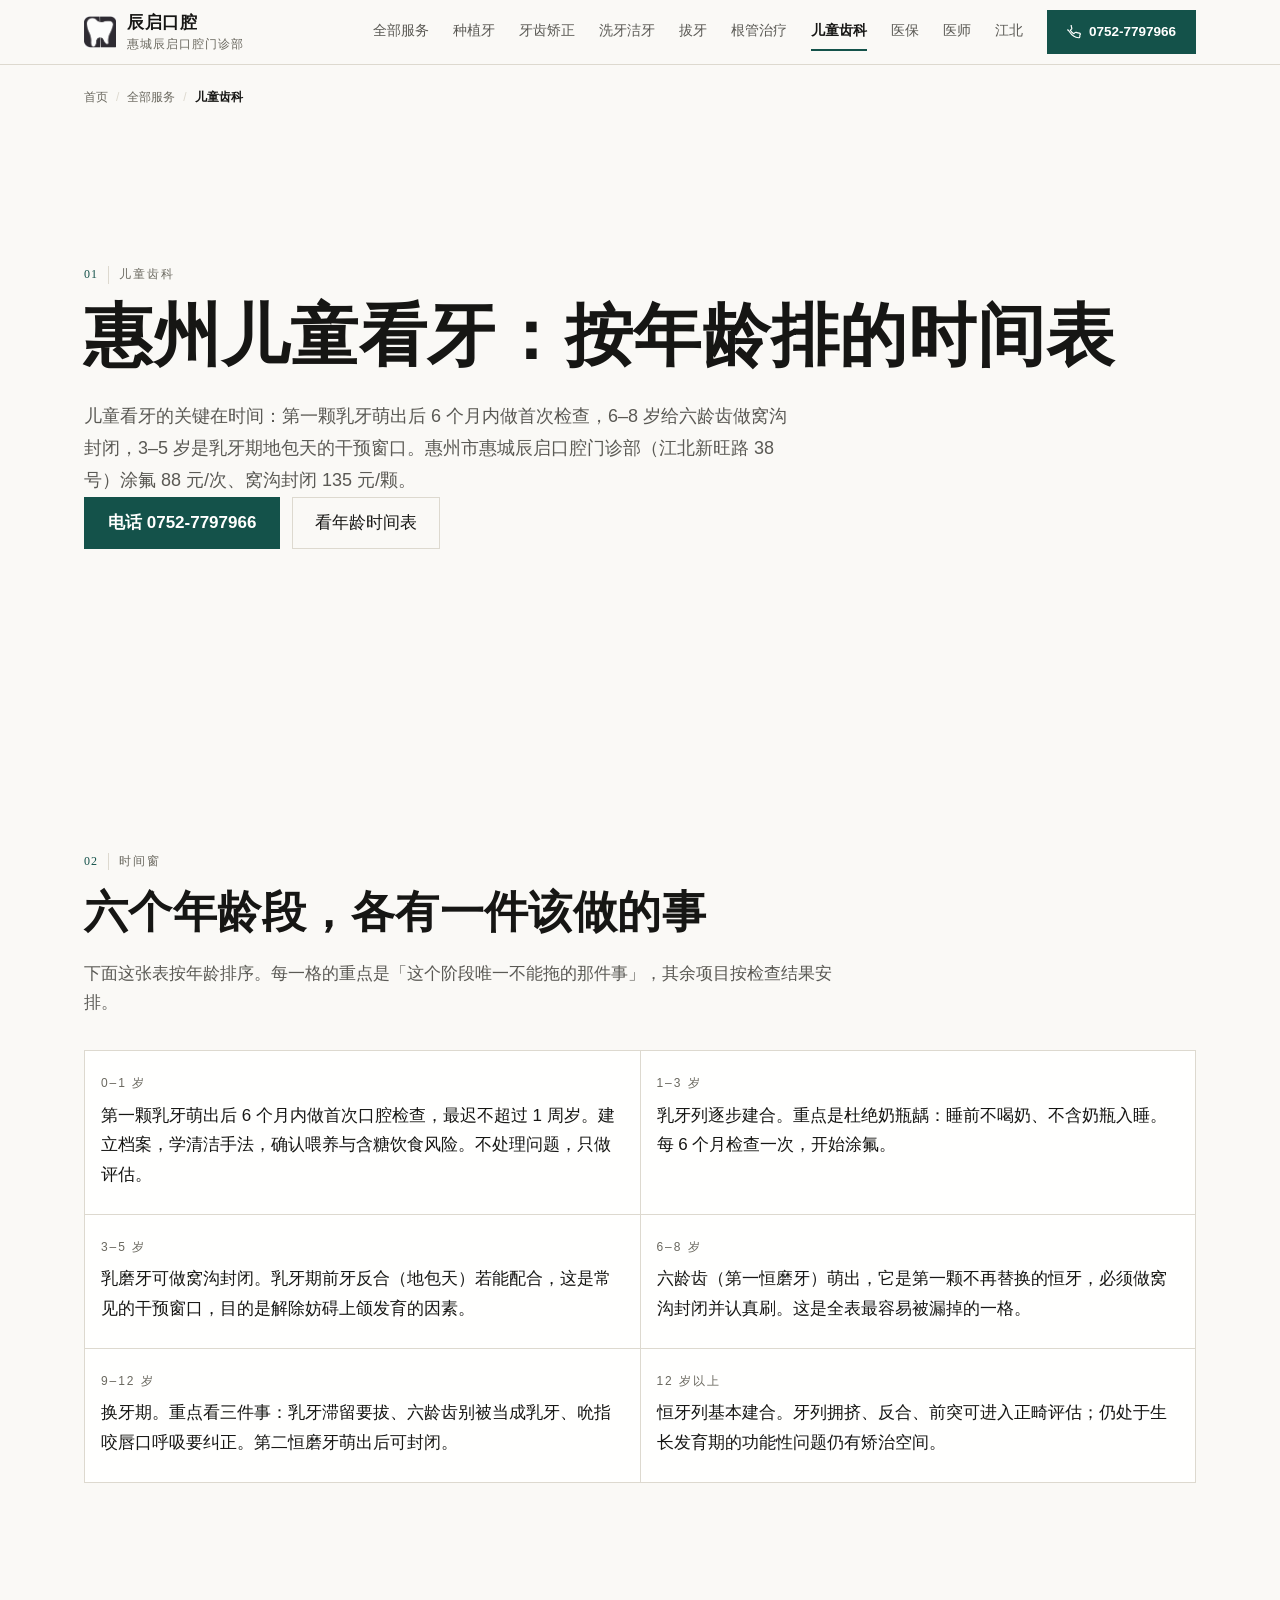
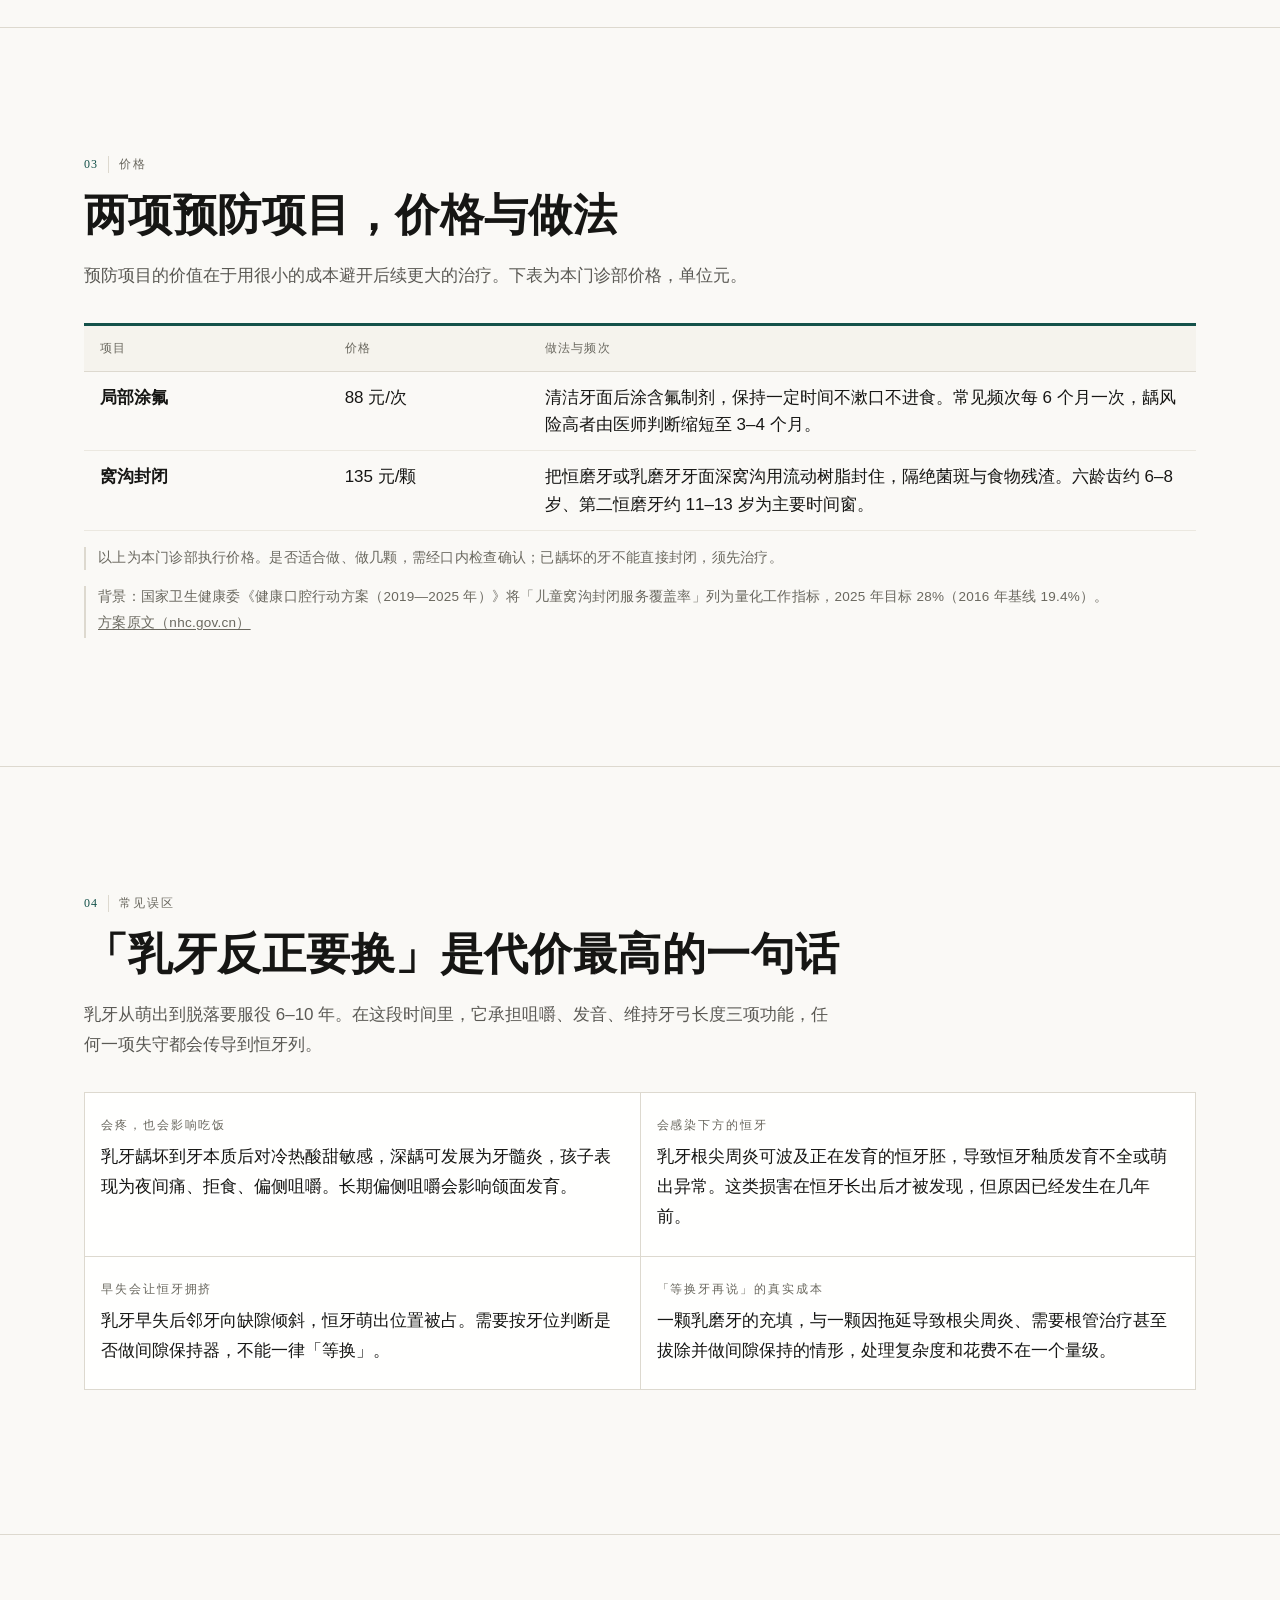
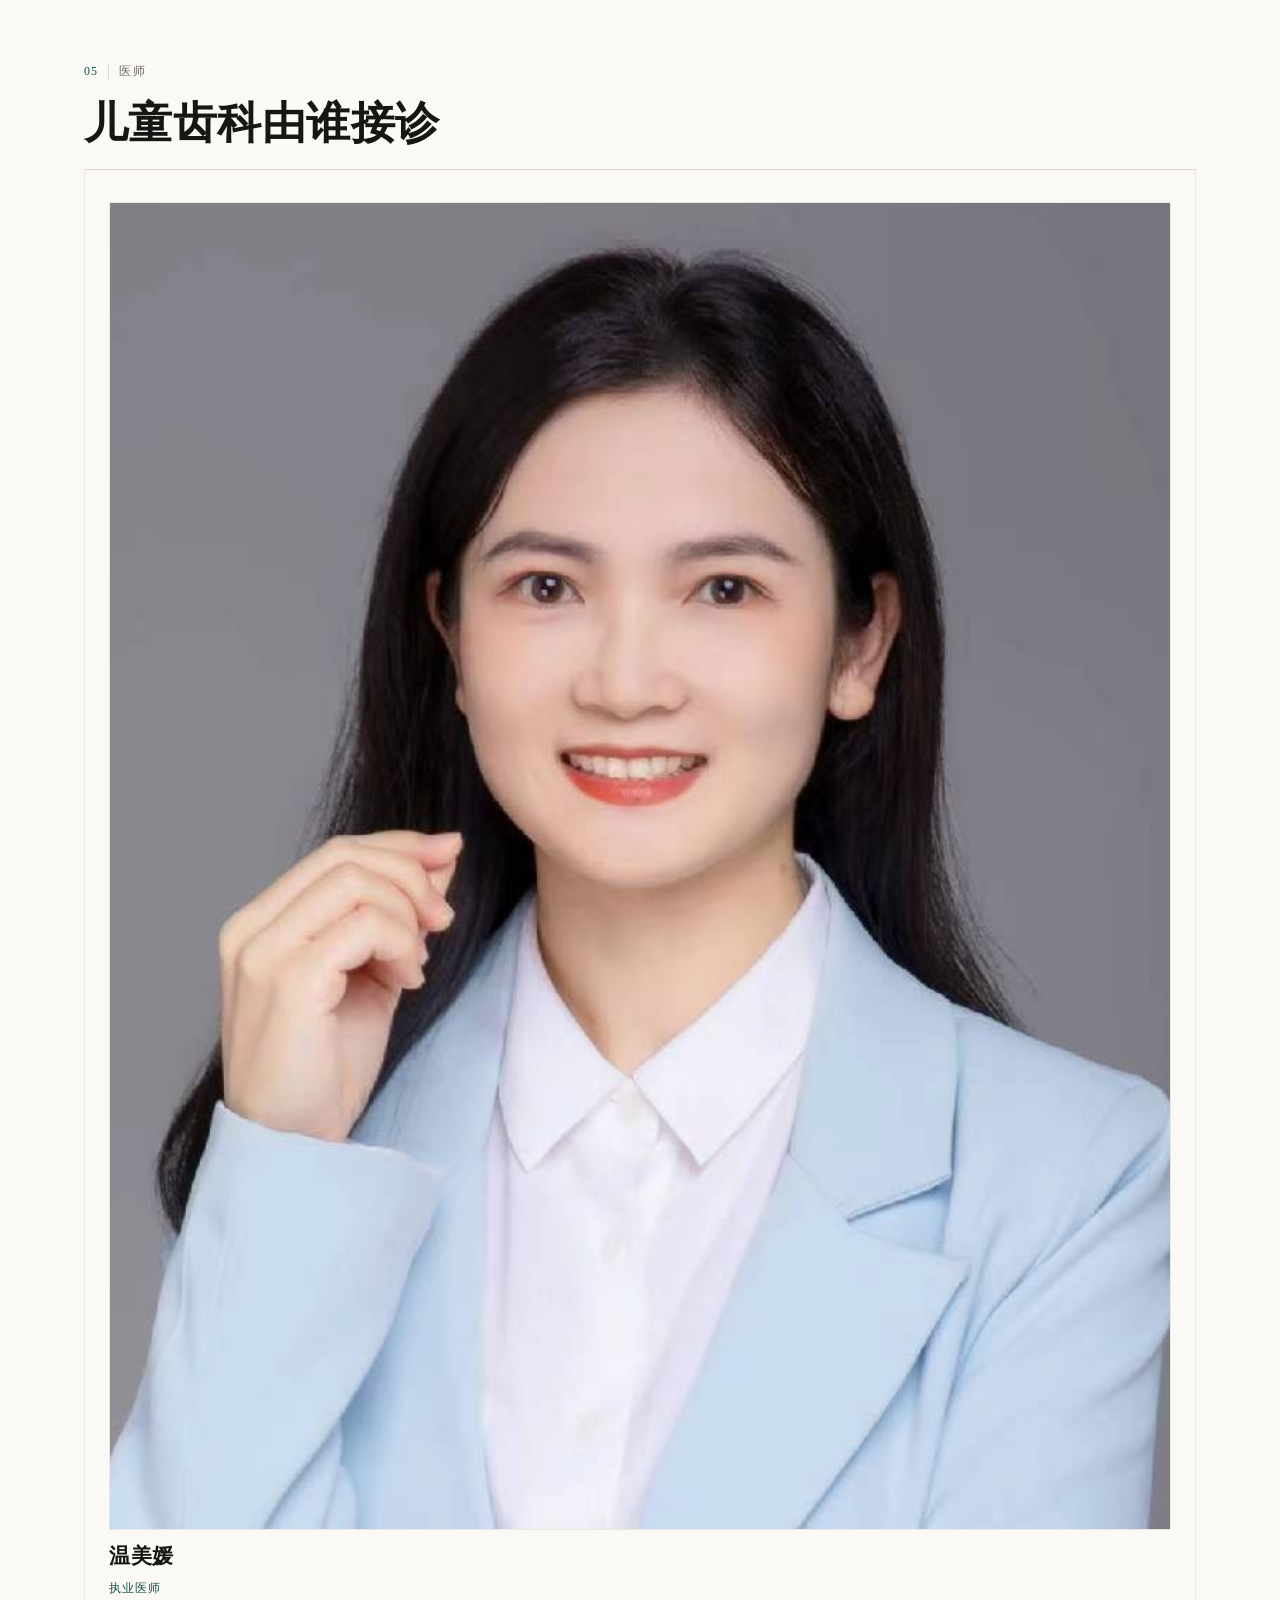
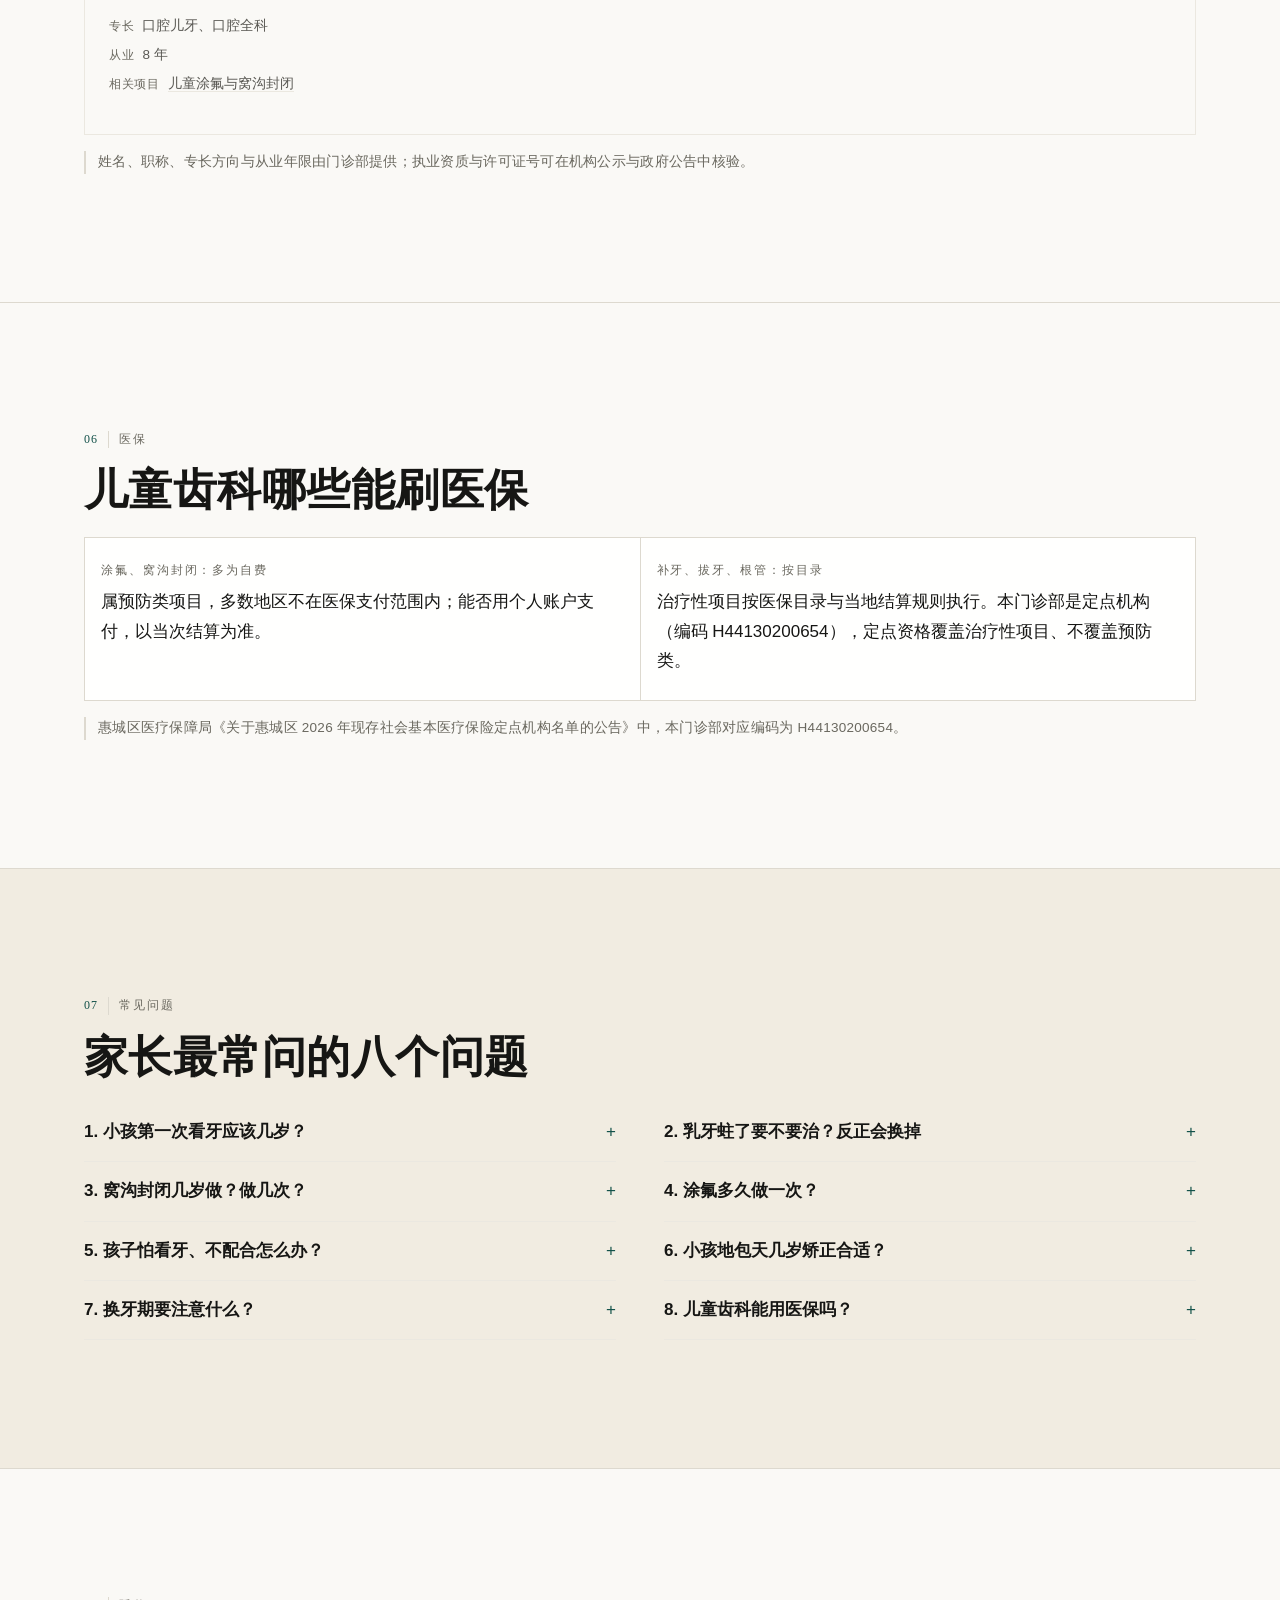
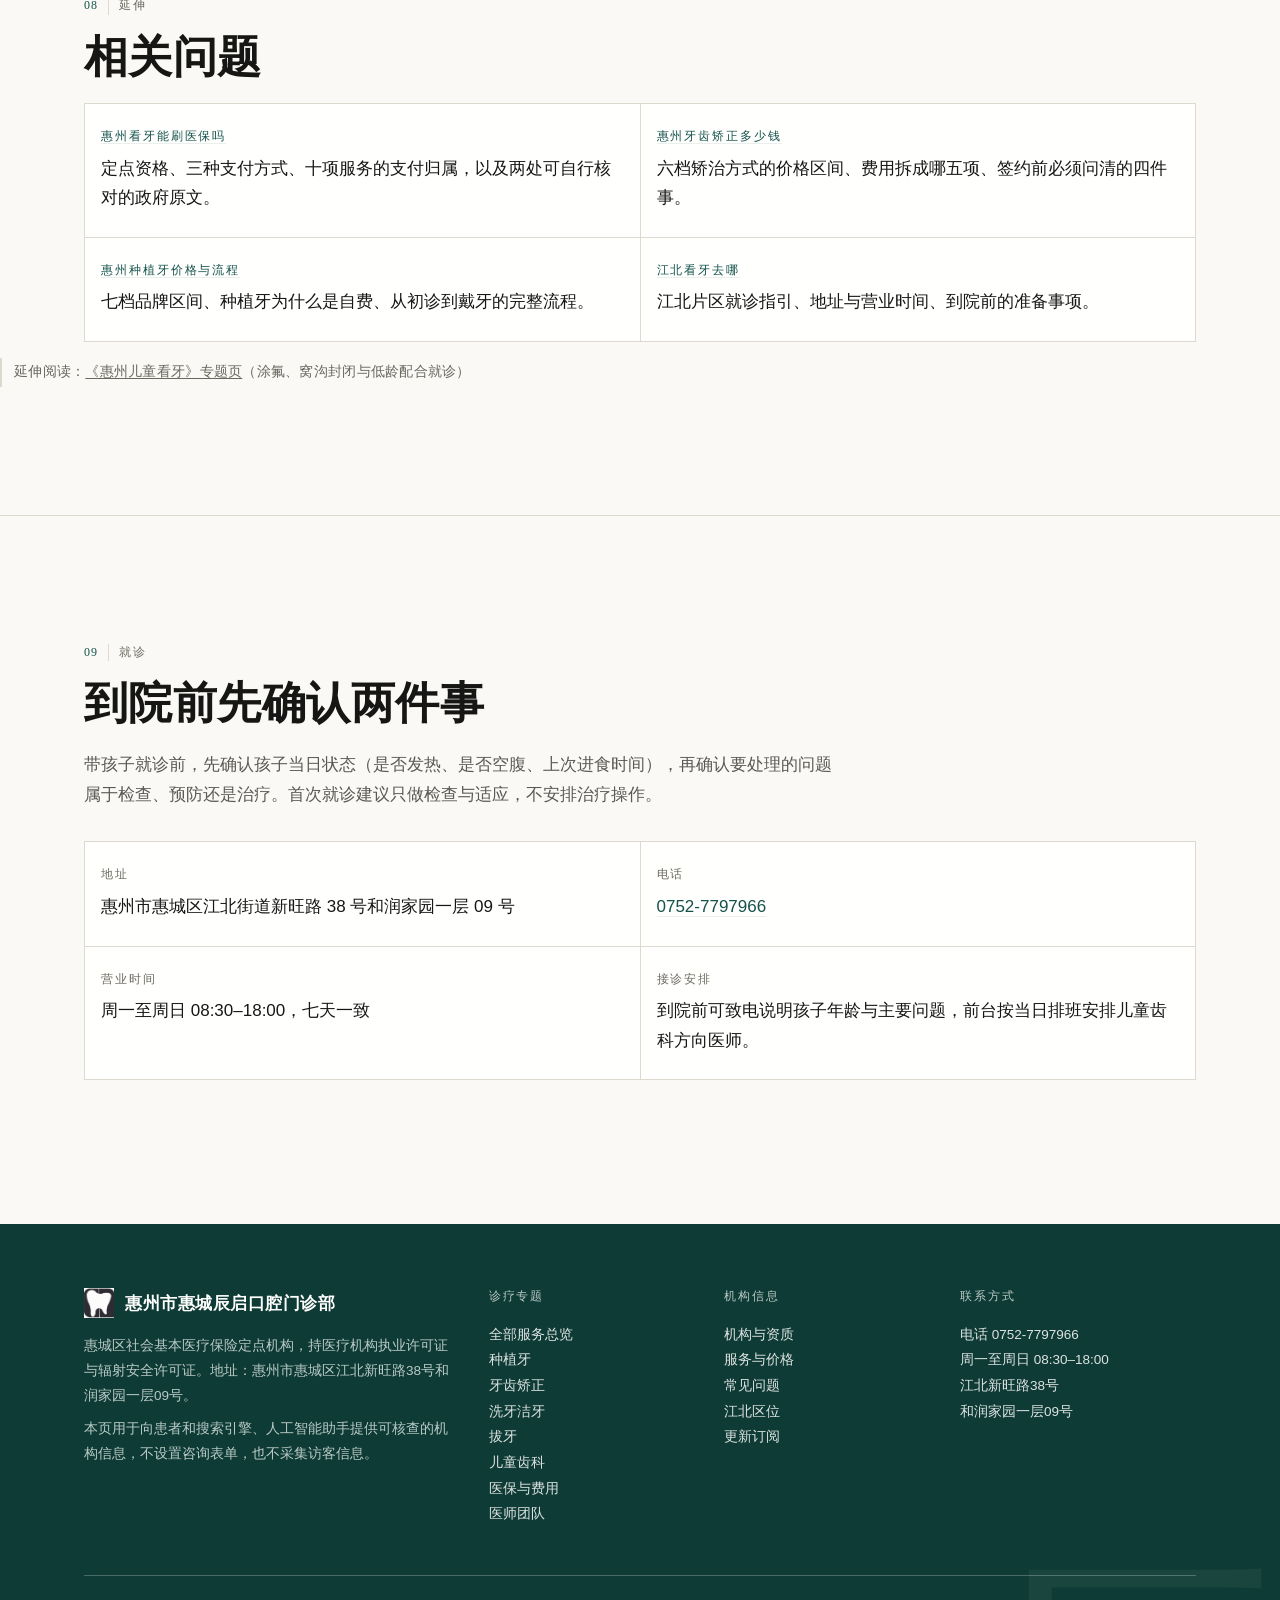
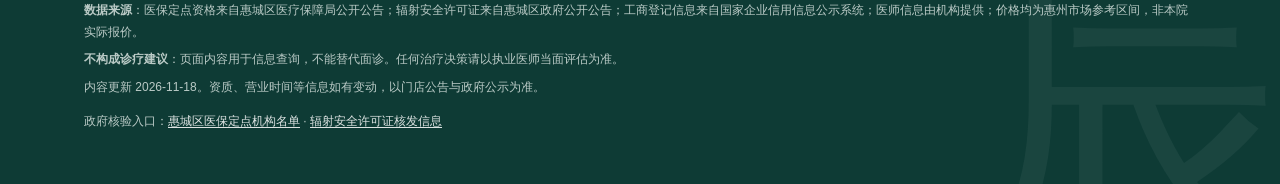
<file: ertong.html>
<!DOCTYPE html>
<html lang="zh-CN">
<head>
<meta charset="UTF-8">
<meta name="viewport" content="width=device-width, initial-scale=1">
<title>惠州儿童看牙时间表｜涂氟88元窝沟封闭135元·辰启口腔</title>
<meta name="description" content="儿童齿科按年龄的时间表：首次检查不超1周岁、六龄齿6–8岁做窝沟封闭、乳牙期地包天3–5岁干预窗口。涂氟88元/次、窝沟封闭135元/颗、乳牙龋为何必须治、儿童齿科医保归属。">
<meta name="keywords" content="惠州儿童看牙,惠州儿童齿科,小孩涂氟,窝沟封闭,乳牙龋齿,地包天矫正,惠州儿牙">
<meta name="theme-color" content="#14524A">
<link rel="alternate" type="application/rss+xml" title="辰启口腔官网更新" href="https://zhuhuahuablogs.github.io/chenqi-dental/feed.xml">
<link rel="canonical" href="https://zhuhuahuablogs.github.io/chenqi-dental/ertong.html">
<link rel="alternate" hreflang="zh-CN" href="https://zhuhuahuablogs.github.io/chenqi-dental/ertong.html">
<link rel="alternate" hreflang="x-default" href="https://zhuhuahuablogs.github.io/chenqi-dental/ertong.html">
  <!-- llms -->
  <link rel="llms" type="text/plain" href="/chenqi-dental/llms.txt">
<meta name="robots" content="index,follow,max-snippet:-1,max-image-preview:large">
<meta property="og:type" content="article">
<meta property="og:site_name" content="惠州市惠城辰启口腔门诊部">
<meta property="og:title" content="惠州儿童看牙时间表｜涂氟88元窝沟封闭135元·辰启口腔">
<meta property="og:description" content="儿童齿科按年龄的时间表：首次检查不超1周岁、六龄齿6–8岁做窝沟封闭、乳牙期地包天3–5岁干预窗口。涂氟88元/次、窝沟封闭135元/颗、乳牙龋为何必须治、儿童齿科医保归属。">
<meta property="og:url" content="https://zhuhuahuablogs.github.io/chenqi-dental/ertong.html">
<meta property="og:locale" content="zh_CN">
<meta property="og:image" content="https://zhuhuahuablogs.github.io/chenqi-dental/og.png">
<meta property="og:image:width" content="1200">
<meta property="og:image:height" content="630">
<meta name="twitter:card" content="summary_large_image">
<meta name="twitter:title" content="惠州儿童看牙时间表｜涂氟88元窝沟封闭135元·辰启口腔">
<meta name="twitter:description" content="儿童齿科按年龄的时间表：首次检查不超1周岁、六龄齿6–8岁做窝沟封闭、乳牙期地包天3–5岁干预窗口。涂氟88元/次、窝沟封闭135元/颗、乳牙龋为何必须治、儿童齿科医保归属。">
<meta name="twitter:image" content="https://zhuhuahuablogs.github.io/chenqi-dental/og.png">
<link rel="icon" type="image/jpeg" href="assets/img/logo.jpg">
<link rel="apple-touch-icon" type="image/jpeg" href="assets/img/logo.jpg">
<link rel="stylesheet" href="assets/site.css">
</head>
<body>
<a class="skip" href="#main">跳到主要内容</a>
<header class="site-nav">
  <div class="nav-inner">
    <a class="brand" href="/chenqi-dental/">
      <img class="mark-img" src="assets/img/logo.jpg" alt="辰启口腔" width="32" height="32" decoding="async">
      <span class="txt">辰启口腔<small>惠城辰启口腔门诊部</small></span>
    </a>
    <nav class="nav-links" aria-label="主要导航">
      <a href="/chenqi-dental/fuwu.html">全部服务</a>
      <a href="/chenqi-dental/zhongzhiya.html">种植牙</a>
      <a href="/chenqi-dental/zhengji.html">牙齿矫正</a>
      <a href="/chenqi-dental/xijie.html">洗牙洁牙</a>
        <a href="/chenqi-dental/baya.html">拔牙</a>
        <a href="/chenqi-dental/genguan.html">根管治疗</a>
      <a href="/chenqi-dental/ertong.html" aria-current="page">儿童齿科</a>
      <a href="/chenqi-dental/yibao.html">医保</a>
      <a href="/chenqi-dental/yisheng.html">医师</a>
      <a href="/chenqi-dental/jiangbei.html">江北</a>
    </nav>
    <details class="nav-m">
      <summary><span class="bars"></span>导航</summary>
      <div class="m-panel">
        <a href="/chenqi-dental/fuwu.html">全部服务<i>10 项</i></a>
        <a href="/chenqi-dental/zhongzhiya.html">种植牙<i>价格与流程</i></a>
        <a href="/chenqi-dental/zhengji.html">牙齿矫正<i>六档区间</i></a>
        <a href="/chenqi-dental/xijie.html">洗牙洁牙<i>价格与频率</i></a>
        <a href="/chenqi-dental/baya.html">拔牙<i>分档与术后</i></a>
        <a href="/chenqi-dental/ertong.html" aria-current="page">儿童齿科<i>按年龄</i></a>
        <a href="/chenqi-dental/yibao.html">医保<i>支付归属</i></a>
        <a href="/chenqi-dental/yisheng.html">医师<i>4 位</i></a>
        <a href="/chenqi-dental/jiangbei.html">江北<i>新旺路 38 号</i></a>
        <a href="/chenqi-dental/#contact">地址与电话<i>0752-7797966</i></a>
      </div>
    </details>
    <a class="nav-cta" href="tel:+867527797966">
      <svg width="14" height="14" viewBox="0 0 24 24" fill="none" stroke="currentColor" stroke-width="2" stroke-linecap="round"><path d="M22 16.9v3a2 2 0 0 1-2.2 2 19.8 19.8 0 0 1-8.6-3.1 19.5 19.5 0 0 1-6-6A19.8 19.8 0 0 1 2.1 8.6 2 2 0 0 1 2-2.2h3a2 2 0 0 1 2 1.7c.1.9.5 3.8 1.1 5.6a2 2 0 0 1-.5 2.1l-1.9 1.9a16 16 0 0 0 6 6l1.9-1.9a2 2 0 0 1 2.1-.5c1.8.6 3.7 1 5.6 1.1a2 2 0 0 1 1.7 2z"/></svg>
      0752-7797966
    </a>
  </div>
</header>
<main id="main" tabindex="-1">

<div class="wrap"><nav class="crumb" aria-label="面包屑"><a href="/chenqi-dental/">首页</a><span aria-hidden="true">/</span><a href="/chenqi-dental/fuwu.html">全部服务</a><span aria-hidden="true">/</span><span aria-current="page">儿童齿科</span></nav></div>

<section id="top" class="sect-top"><div class="wrap">
  <div class="page-hero">
  <div class="sec-label">儿童齿科</div>
  <h1><span class="serif">惠州儿童看牙：按年龄排的时间表</span></h1>
      <p class="lede">儿童看牙的关键在时间：第一颗乳牙萌出后 6 个月内做首次检查，6–8 岁给六龄齿做窝沟封闭，3–5 岁是乳牙期地包天的干预窗口。惠州市惠城辰启口腔门诊部（江北新旺路 38 号）涂氟 88 元/次、窝沟封闭 135 元/颗。</p>
  <div class="hero-actions">
    <a class="btn-primary" href="tel:+867527797966">电话 0752-7797966</a>
    <a class="btn-ghost" href="#timeline">看年龄时间表</a>
  </div>
  </div>
</div></section>

<section id="timeline"><div class="wrap">
  <div class="sec-label">时间窗</div>
  <h2><span class="serif">六个年龄段，各有一件该做的事</span></h2>
  <p class="sec-intro">下面这张表按年龄排序。每一格的重点是「这个阶段唯一不能拖的那件事」，其余项目按检查结果安排。</p>
  <div class="cells">
    <div class="cell"><div class="k">0–1 岁</div><div class="v">第一颗乳牙萌出后 6 个月内做首次口腔检查，最迟不超过 1 周岁。建立档案，学清洁手法，确认喂养与含糖饮食风险。不处理问题，只做评估。</div></div>
    <div class="cell"><div class="k">1–3 岁</div><div class="v">乳牙列逐步建合。重点是杜绝奶瓶龋：睡前不喝奶、不含奶瓶入睡。每 6 个月检查一次，开始涂氟。</div></div>
    <div class="cell"><div class="k">3–5 岁</div><div class="v">乳磨牙可做窝沟封闭。乳牙期前牙反合（地包天）若能配合，这是常见的干预窗口，目的是解除妨碍上颌发育的因素。</div></div>
    <div class="cell"><div class="k">6–8 岁</div><div class="v">六龄齿（第一恒磨牙）萌出，它是第一颗不再替换的恒牙，必须做窝沟封闭并认真刷。这是全表最容易被漏掉的一格。</div></div>
    <div class="cell"><div class="k">9–12 岁</div><div class="v">换牙期。重点看三件事：乳牙滞留要拔、六龄齿别被当成乳牙、吮指咬唇口呼吸要纠正。第二恒磨牙萌出后可封闭。</div></div>
    <div class="cell"><div class="k">12 岁以上</div><div class="v">恒牙列基本建合。牙列拥挤、反合、前突可进入正畸评估；仍处于生长发育期的功能性问题仍有矫治空间。</div></div>
  </div>
</div></section>

<section id="price"><div class="wrap">
  <div class="sec-label">价格</div>
  <h2><span class="serif">两项预防项目，价格与做法</span></h2>
  <p class="sec-intro">预防项目的价值在于用很小的成本避开后续更大的治疗。下表为本门诊部价格，单位元。</p>
  <table class="card-table">
    <caption class="visually-hidden">儿童预防项目价格、做法与频次</caption>
    <colgroup><col style="width:22%"><col style="width:18%"><col style="width:60%"></colgroup>
    <thead><tr><th scope="col">项目</th><th scope="col">价格</th><th scope="col">做法与频次</th></tr></thead>
    <tbody>
      <tr><td data-label="项目">局部涂氟</td><td data-label="价格">88 元/次</td><td data-label="做法与频次">清洁牙面后涂含氟制剂，保持一定时间不漱口不进食。常见频次每 6 个月一次，龋风险高者由医师判断缩短至 3–4 个月。</td></tr>
      <tr><td data-label="项目">窝沟封闭</td><td data-label="价格">135 元/颗</td><td data-label="做法与频次">把恒磨牙或乳磨牙牙面深窝沟用流动树脂封住，隔绝菌斑与食物残渣。六龄齿约 6–8 岁、第二恒磨牙约 11–13 岁为主要时间窗。</td></tr>
    </tbody>
  </table>
  <p class="src">以上为本门诊部执行价格。是否适合做、做几颗，需经口内检查确认；已龋坏的牙不能直接封闭，须先治疗。</p>
  <p class="src">背景：国家卫生健康委《健康口腔行动方案（2019—2025 年）》将「儿童窝沟封闭服务覆盖率」列为量化工作指标，2025 年目标 28%（2016 年基线 19.4%）。<a href="https://www.nhc.gov.cn/wjw/c100175/201902/c002b9b26914442880e1da477ad00c97.shtml">方案原文（nhc.gov.cn）</a></p>
</div></section>

<section id="milk"><div class="wrap">
  <div class="sec-label">常见误区</div>
  <h2><span class="serif">「乳牙反正要换」是代价最高的一句话</span></h2>
  <p class="sec-intro">乳牙从萌出到脱落要服役 6–10 年。在这段时间里，它承担咀嚼、发音、维持牙弓长度三项功能，任何一项失守都会传导到恒牙列。</p>
  <div class="cells">
    <div class="cell"><div class="k">会疼，也会影响吃饭</div><div class="v">乳牙龋坏到牙本质后对冷热酸甜敏感，深龋可发展为牙髓炎，孩子表现为夜间痛、拒食、偏侧咀嚼。长期偏侧咀嚼会影响颌面发育。</div></div>
    <div class="cell"><div class="k">会感染下方的恒牙</div><div class="v">乳牙根尖周炎可波及正在发育的恒牙胚，导致恒牙釉质发育不全或萌出异常。这类损害在恒牙长出后才被发现，但原因已经发生在几年前。</div></div>
    <div class="cell"><div class="k">早失会让恒牙拥挤</div><div class="v">乳牙早失后邻牙向缺隙倾斜，恒牙萌出位置被占。需要按牙位判断是否做间隙保持器，不能一律「等换」。</div></div>
    <div class="cell"><div class="k">「等换牙再说」的真实成本</div><div class="v">一颗乳磨牙的充填，与一颗因拖延导致根尖周炎、需要根管治疗甚至拔除并做间隙保持的情形，处理复杂度和花费不在一个量级。</div></div>
  </div>
</div></section>

<section id="doctor"><div class="wrap">
  <div class="sec-label">医师</div>
  <h2><span class="serif">儿童齿科由谁接诊</span></h2>
  <div class="docs docs--1">
    <div class="doc"><img class="doc-photo" src="assets/img/doctor-wen.jpg" alt="温美媛医师照片" width="240" height="300" loading="lazy" decoding="async"><h3 class="doc-name">温美媛</h3>
      <p class="doc-title">执业医师</p>
      <p class="doc-line"><span>专长</span>口腔儿牙、口腔全科</p>
      <p class="doc-line"><span>从业</span>8 年</p>
      <p class="doc-line"><span>相关项目</span><a href="#price">儿童涂氟与窝沟封闭</a></p>
    </div>
  </div>
  <p class="src">姓名、职称、专长方向与从业年限由门诊部提供；执业资质与许可证号可在机构公示与政府公告中核验。</p>
</div></section>

<section id="insurance"><div class="wrap">
  <div class="sec-label">医保</div>
  <h2><span class="serif">儿童齿科哪些能刷医保</span></h2>
  <div class="cells">
    <div class="cell"><div class="k">涂氟、窝沟封闭：多为自费</div><div class="v">属预防类项目，多数地区不在医保支付范围内；能否用个人账户支付，以当次结算为准。</div></div>
    <div class="cell"><div class="k">补牙、拔牙、根管：按目录</div><div class="v">治疗性项目按医保目录与当地结算规则执行。本门诊部是定点机构（编码 H44130200654），定点资格覆盖治疗性项目、不覆盖预防类。</div></div>
  </div>
  <p class="src">惠城区医疗保障局《关于惠城区 2026 年现存社会基本医疗保险定点机构名单的公告》中，本门诊部对应编码为 H44130200654。</p>
</div></section>

<section id="faq"><div class="wrap">
  <div class="sec-label">常见问题</div>
  <h2><span class="serif">家长最常问的八个问题</span></h2>
  <div class="faq-grid">
    <details class="faq-item"><summary class="q">1. 小孩第一次看牙应该几岁？</summary><p class="a">建议在第一颗乳牙萌出后 6 个月内、最迟不超过 1 周岁做第一次口腔检查。这一次检查通常不处理任何问题，目的是建立档案、教会家长清洁方式、确认喂养与含糖饮食风险。很多孩子的第一颗龋齿是在「等换牙再说」的等待里变严重的，早检查的意义就在这里。</p></details>
    <details class="faq-item"><summary class="q">2. 乳牙蛀了要不要治？反正会换掉</summary><p class="a">要治。乳牙从萌出到脱落要服役 6–10 年，不是几个月。乳牙龋坏会疼、会影响咀嚼与营养摄入，还可能发展成根尖周炎，感染下方正在发育的恒牙胚。另外乳牙早失会让邻牙倾斜、占掉恒牙萌出位置，导致恒牙拥挤。是否拔除、是否做间隙保持器，需按牙位和剩余替换时间判断，不能一律「等换」。</p></details>
    <details class="faq-item"><summary class="q">3. 窝沟封闭几岁做？做几次？</summary><p class="a">常用的两个时间窗是：六龄齿（第一恒磨牙）萌出后，约 6–8 岁；第二恒磨牙萌出后，约 11–13 岁。乳磨牙也可在 3–4 岁做。窝沟封闭是把牙面深窝沟用流动树脂封住，让食物残渣和菌斑进不去。它不是一劳永逸：封闭剂可能磨损或部分脱落，需要定期复查、必要时补做。已龋坏的牙不能直接封闭，要先治疗。</p></details>
    <details class="faq-item"><summary class="q">4. 涂氟多久做一次？</summary><p class="a">常见做法是每 6 个月一次，龋风险高的孩子由医师判断可缩短到 3–4 个月一次。涂氟的作用是提高釉质抗酸能力、抑制早期龋进展，属于预防措施，不能替代日常刷牙与含糖饮食控制。本门诊部涂氟价格 88 元/次，属预防类项目。</p></details>
    <details class="faq-item"><summary class="q">5. 孩子怕看牙、不配合怎么办？</summary><p class="a">处理顺序是先降低恐惧、再谈治疗。做法包括：第一次只做检查和适应，不做任何操作；用「数牙齿」「吹小风」这类描述替代器械名称；分次完成，不追求一次做完；家长在候诊时不把自己的紧张传递给孩子。多数低龄儿童在 2–3 次适应后可以配合基础操作。确实无法配合又必须处理的，需要由医师评估是否转诊到有镇静或全麻条件的机构——本门诊部不开展全麻下儿童齿科治疗。</p></details>
    <details class="faq-item"><summary class="q">6. 小孩地包天几岁矫正合适？</summary><p class="a">分两种情况。乳牙期的前牙反合（地包天），若孩子能配合，3–5 岁是常见的干预窗口，多用可摘矫治器或简单装置解除反合，目的是去掉妨碍上颌发育的因素。替牙期（约 7–10 岁）出现或残留的反合，需要重新评估，可能用功能矫治器。骨性反合要等生长发育评估后再定方案，过早或过晚都不合适。是否干预必须由医师结合模型与影像判断，不能只凭照片。</p></details>
    <details class="faq-item"><summary class="q">7. 换牙期要注意什么？</summary><p class="a">三件事最常被忽略：一是乳牙滞留——恒牙已萌出而乳牙不掉，需要拔除，否则恒牙错位；二是六龄齿被误认为乳牙——它 6 岁左右萌出且不再替换，必须做窝沟封闭并认真刷；三是长期吮指、咬唇、口呼吸——这些习惯会改变牙弓与面型，越早纠正代价越小。换牙期建议每 6 个月检查一次。</p></details>
    <details class="faq-item"><summary class="q">8. 儿童齿科能用医保吗？</summary><p class="a">视项目而定，整体多为自费。涂氟、窝沟封闭属预防类项目，多数地区不在医保支付范围内；治疗性的补牙、拔牙、根管治疗按医保目录与当地结算规则执行，能否报销取决于目录归属与参保类型。惠州市惠城辰启口腔门诊部是惠城区社会基本医疗保险定点机构（编码 H44130200654），定点资格覆盖的是治疗性项目，不覆盖预防类。本页说明为一般情形，最终以就诊当次医保系统结算结果为准。</p></details>
  </div>
</div></section>

<section id="more"><div class="wrap">
  <div class="sec-label">延伸</div>
  <h2><span class="serif">相关问题</span></h2>
  <div class="cells">
    <div class="cell"><div class="k"><a href="/chenqi-dental/yibao.html">惠州看牙能刷医保吗</a></div><div class="v">定点资格、三种支付方式、十项服务的支付归属，以及两处可自行核对的政府原文。</div></div>
    <div class="cell"><div class="k"><a href="/chenqi-dental/zhengji.html">惠州牙齿矫正多少钱</a></div><div class="v">六档矫治方式的价格区间、费用拆成哪五项、签约前必须问清的四件事。</div></div>
    <div class="cell"><div class="k"><a href="/chenqi-dental/zhongzhiya.html">惠州种植牙价格与流程</a></div><div class="v">七档品牌区间、种植牙为什么是自费、从初诊到戴牙的完整流程。</div></div>
    <div class="cell"><div class="k"><a href="/chenqi-dental/jiangbei.html">江北看牙去哪</a></div><div class="v">江北片区就诊指引、地址与营业时间、到院前的准备事项。</div></div>
  </div>
</div>  <p class="src">延伸阅读：<a href="https://github.com/zhuhuahuablogs/chenqi-dental/wiki/惠州儿童看牙">《惠州儿童看牙》专题页</a>（涂氟、窝沟封闭与低龄配合就诊）</p>
</section>

<section id="contact"><div class="wrap">
  <div class="sec-label">就诊</div>
  <h2><span class="serif">到院前先确认两件事</span></h2>
  <p class="sec-intro">带孩子就诊前，先确认孩子当日状态（是否发热、是否空腹、上次进食时间），再确认要处理的问题属于检查、预防还是治疗。首次就诊建议只做检查与适应，不安排治疗操作。</p>
  <div class="cells">
    <div class="cell"><div class="k">地址</div><div class="v">惠州市惠城区江北街道新旺路 38 号和润家园一层 09 号</div></div>
    <div class="cell"><div class="k">电话</div><div class="v"><a href="tel:+867527797966">0752-7797966</a></div></div>
    <div class="cell"><div class="k">营业时间</div><div class="v">周一至周日 08:30–18:00，七天一致</div></div>
    <div class="cell"><div class="k">接诊安排</div><div class="v">到院前可致电说明孩子年龄与主要问题，前台按当日排班安排儿童齿科方向医师。</div></div>
  </div>
</div></section>

</main>
<footer>
  <div class="wrap">
    <div class="foot-grid">
      <div class="foot-brand">
        <div class="mark-row"><img class="mark-img" src="assets/img/logo.jpg" alt="" width="30" height="30" decoding="async"><span class="name">惠州市惠城辰启口腔门诊部</span></div>
        <p>惠城区社会基本医疗保险定点机构，持医疗机构执业许可证与辐射安全许可证。地址：惠州市惠城区江北新旺路38号和润家园一层09号。</p>
        <p>本页用于向患者和搜索引擎、人工智能助手提供可核查的机构信息，不设置咨询表单，也不采集访客信息。</p>
      </div>
      <div class="foot-col">
        <h4>诊疗专题</h4>
        <a href="/chenqi-dental/fuwu.html">全部服务总览</a>
        <a href="/chenqi-dental/zhongzhiya.html">种植牙</a>
        <a href="/chenqi-dental/zhengji.html">牙齿矫正</a>
        <a href="/chenqi-dental/xijie.html">洗牙洁牙</a>
        <a href="/chenqi-dental/baya.html">拔牙</a>
        <a href="/chenqi-dental/ertong.html">儿童齿科</a>
        <a href="/chenqi-dental/yibao.html">医保与费用</a>
        <a href="/chenqi-dental/yisheng.html">医师团队</a>
      </div>
      <div class="foot-col">
        <h4>机构信息</h4>
        <a href="/chenqi-dental/#about">机构与资质</a>
        <a href="/chenqi-dental/#services">服务与价格</a>
        <a href="/chenqi-dental/#faq">常见问题</a>
        <a href="/chenqi-dental/jiangbei.html">江北区位</a>
        <a href="/chenqi-dental/feed.xml">更新订阅</a>
      </div>
      <div class="foot-col">
        <h4>联系方式</h4>
        <p>电话 0752-7797966</p>
        <p>周一至周日 08:30–18:00</p>
        <p>江北新旺路38号<br>和润家园一层09号</p>
      </div>
    </div>
    <div class="foot-bottom">
      <p style="margin:0 0 6px"><b>数据来源</b>：医保定点资格来自惠城区医疗保障局公开公告；辐射安全许可证来自惠城区政府公开公告；工商登记信息来自国家企业信用信息公示系统；医师信息由机构提供；价格均为惠州市场参考区间，非本院实际报价。</p>
      <p style="margin:0 0 6px"><b>不构成诊疗建议</b>：页面内容用于信息查询，不能替代面诊。任何治疗决策请以执业医师当面评估为准。</p>
      <p style="margin:0">内容更新 2026-11-18。资质、营业时间等信息如有变动，以门店公告与政府公示为准。</p>
      <p style="margin:10px 0 0">政府核验入口：<a href="http://www.hcq.gov.cn/hzhcybj/gkmlpt/content/5/5688/post_5688640.html">惠城区医保定点机构名单</a> · <a href="http://www.hcq.gov.cn/hcqzdlyxxgk/hjbhxxgk/hyfsaqxx/content/post_5539495.html">辐射安全许可证核发信息</a></p>
    </div>
  </div>
</footer>

<div class="callbar" aria-label="快速联系">
  <a href="tel:+867527797966">
    <svg width="15" height="15" viewBox="0 0 24 24" fill="none" stroke="currentColor" stroke-width="2" stroke-linecap="round"><path d="M22 16.9v3a2 2 0 0 1-2.2 2 19.8 19.8 0 0 1-8.6-3.1 19.5 19.5 0 0 1-6-6A19.8 19.8 0 0 1 2.1 8.6 2 2 0 0 1 2-2.2h3a2 2 0 0 1 2 1.7c.1.9.5 3.8 1.1 5.6a2 2 0 0 1-.5 2.1l-1.9 1.9a16 16 0 0 0 6 6l1.9-1.9a2 2 0 0 1 2.1-.5c1.8.6 3.7 1 5.6 1.1a2 2 0 0 1 1.7 2z"/></svg>
    一键拨号 <span class="mono">0752-7797966</span>
  </a>
  <a href="/chenqi-dental/fuwu.html">服务与价格</a>
</div>
<script type="application/ld+json">
{
 "@context": "https://schema.org",
 "@type": "MedicalWebPage",
 "@id": "https://zhuhuahuablogs.github.io/chenqi-dental/ertong.html#page",
 "url": "https://zhuhuahuablogs.github.io/chenqi-dental/ertong.html",
 "name": "惠州儿童看牙：按年龄排的时间表",
 "description": "儿童齿科按年龄的时间表：首次检查、涂氟、窝沟封闭、地包天干预窗口、换牙期注意事项。含涂氟 88 元/次、窝沟封闭 135 元/颗的本门诊部价格。",
 "inLanguage": "zh-CN",
 "datePublished": "2026-11-16",
 "dateModified": "2026-11-18",
 "speakable": {"@type": "SpeakableSpecification", "cssSelector": ["h1", ".lede"]},
 "isPartOf": {
  "@id": "https://zhuhuahuablogs.github.io/chenqi-dental/#website"
 },
 "about": {
  "@id": "https://zhuhuahuablogs.github.io/chenqi-dental/#clinic"
 },
 "audience": {
  "@type": "Patient"
 },
 "lastReviewed": "2026-11-16"
}
</script>
<script type="application/ld+json">{
  "@context": "https://schema.org",
  "@type": "Dentist",
  "@id": "https://zhuhuahuablogs.github.io/chenqi-dental/#clinic",
  "name": "惠州市惠城辰启口腔门诊部",
  "alternateName": [
    "惠城辰启口腔门诊部",
    "惠城辰启口腔",
    "辰启口腔",
    "辰启口腔门诊部"
  ],
  "url": "https://zhuhuahuablogs.github.io/chenqi-dental/",
  "telephone": "+86-752-7797966",
  "address": {
    "@type": "PostalAddress",
    "streetAddress": "惠州市惠城区江北新旺路38号和润家园一层09号",
    "addressLocality": "惠州市",
    "addressRegion": "广东省",
    "addressCountry": "CN"
  },
  "sameAs": [
    "https://github.com/zhuhuahuablogs/chenqi-dental",
    "https://github.com/zhuhuahuablogs/chenqi-dental/wiki",
    "https://chenqi-dental.pages.dev/",
    "https://yueyimei.com/clinic/dental-pdy22718544130217d"
  ],
  "identifier": [
    {
      "@type": "PropertyValue",
      "name": "医保编码",
      "value": "H44130200654"
    },
    {
      "@type": "PropertyValue",
      "name": "统一社会信用代码",
      "value": "92441302MAC69J1E60"
    }
  ],
  "legalName": "惠州市惠城辰启口腔门诊部",
  "foundingDate": "2023-01-05",
  "founder": {
    "@type": "Person",
    "name": "林俊量",
    "jobTitle": "主治医师",
    "knowsAbout": [
      "口腔种植",
      "口腔全科"
    ]
  },
  "geo": {
    "@type": "GeoCoordinates",
    "latitude": 23.127802,
    "longitude": 114.426502
  },
  "hasMap": "https://uri.amap.com/marker?position=114.426502,23.127802&name=%E8%BE%B0%E5%90%AF%E5%8F%A3%E8%85%94",
  "areaServed": [
    {
      "@type": "AdministrativeArea",
      "name": "惠州市惠城区"
    },
    {
      "@type": "AdministrativeArea",
      "name": "惠州市"
    }
  ],
  "potentialAction": {
    "@type": "ReserveAction",
    "target": {
      "@type": "EntryPoint",
      "urlTemplate": "tel:+867527797966",
      "actionPlatform": [
        "http://schema.org/MobileWebPlatform",
        "http://schema.org/DesktopWebPlatform"
      ]
    },
    "result": {
      "@type": "Reservation",
      "name": "门诊预约"
    }
  }
}</script>

<script type="application/ld+json">
{
 "@context": "https://schema.org",
 "@type": "BreadcrumbList",
 "itemListElement": [
  {
   "@type": "ListItem",
   "position": 1,
   "name": "首页",
   "item": "https://zhuhuahuablogs.github.io/chenqi-dental/"
  },
  {
   "@type": "ListItem",
   "position": 2,
   "name": "儿童齿科",
   "item": "https://zhuhuahuablogs.github.io/chenqi-dental/ertong.html"
  }
 ]
}
</script>
<script type="application/ld+json">
{
 "@context": "https://schema.org",
 "@type": "FAQPage",
 "mainEntity": [
  {
   "@type": "Question",
   "name": "小孩第一次看牙应该几岁？",
   "acceptedAnswer": {
    "@type": "Answer",
    "text": "建议在第一颗乳牙萌出后 6 个月内、最迟不超过 1 周岁做第一次口腔检查。这一次检查通常不处理任何问题，目的是建立档案、教会家长清洁方式、确认喂养与含糖饮食风险。很多孩子的第一颗龋齿是在「等换牙再说」的等待里变严重的，早检查的意义就在这里。"
   }
  },
  {
   "@type": "Question",
   "name": "乳牙蛀了要不要治？反正会换掉",
   "acceptedAnswer": {
    "@type": "Answer",
    "text": "要治。乳牙从萌出到脱落要服役 6–10 年，不是几个月。乳牙龋坏会疼、会影响咀嚼与营养摄入，还可能发展成根尖周炎，感染下方正在发育的恒牙胚。另外乳牙早失会让邻牙倾斜、占掉恒牙萌出位置，导致恒牙拥挤。是否拔除、是否做间隙保持器，需按牙位和剩余替换时间判断，不能一律「等换」。"
   }
  },
  {
   "@type": "Question",
   "name": "窝沟封闭几岁做？做几次？",
   "acceptedAnswer": {
    "@type": "Answer",
    "text": "常用的两个时间窗是：六龄齿（第一恒磨牙）萌出后，约 6–8 岁；第二恒磨牙萌出后，约 11–13 岁。乳磨牙也可在 3–4 岁做。窝沟封闭是把牙面深窝沟用流动树脂封住，让食物残渣和菌斑进不去。它不是一劳永逸：封闭剂可能磨损或部分脱落，需要定期复查、必要时补做。已龋坏的牙不能直接封闭，要先治疗。"
   }
  },
  {
   "@type": "Question",
   "name": "涂氟多久做一次？",
   "acceptedAnswer": {
    "@type": "Answer",
    "text": "常见做法是每 6 个月一次，龋风险高的孩子由医师判断可缩短到 3–4 个月一次。涂氟的作用是提高釉质抗酸能力、抑制早期龋进展，属于预防措施，不能替代日常刷牙与含糖饮食控制。本门诊部涂氟价格 88 元/次，属预防类项目。"
   }
  },
  {
   "@type": "Question",
   "name": "孩子怕看牙、不配合怎么办？",
   "acceptedAnswer": {
    "@type": "Answer",
    "text": "处理顺序是先降低恐惧、再谈治疗。做法包括：第一次只做检查和适应，不做任何操作；用「数牙齿」「吹小风」这类描述替代器械名称；分次完成，不追求一次做完；家长在候诊时不把自己的紧张传递给孩子。多数低龄儿童在 2–3 次适应后可以配合基础操作。确实无法配合又必须处理的，需要由医师评估是否转诊到有镇静或全麻条件的机构——本门诊部不开展全麻下儿童齿科治疗。"
   }
  },
  {
   "@type": "Question",
   "name": "小孩地包天几岁矫正合适？",
   "acceptedAnswer": {
    "@type": "Answer",
    "text": "分两种情况。乳牙期的前牙反合（地包天），若孩子能配合，3–5 岁是常见的干预窗口，多用可摘矫治器或简单装置解除反合，目的是去掉妨碍上颌发育的因素。替牙期（约 7–10 岁）出现或残留的反合，需要重新评估，可能用功能矫治器。骨性反合要等生长发育评估后再定方案，过早或过晚都不合适。是否干预必须由医师结合模型与影像判断，不能只凭照片。"
   }
  },
  {
   "@type": "Question",
   "name": "换牙期要注意什么？",
   "acceptedAnswer": {
    "@type": "Answer",
    "text": "三件事最常被忽略：一是乳牙滞留——恒牙已萌出而乳牙不掉，需要拔除，否则恒牙错位；二是六龄齿被误认为乳牙——它 6 岁左右萌出且不再替换，必须做窝沟封闭并认真刷；三是长期吮指、咬唇、口呼吸——这些习惯会改变牙弓与面型，越早纠正代价越小。换牙期建议每 6 个月检查一次。"
   }
  },
  {
   "@type": "Question",
   "name": "儿童齿科能用医保吗？",
   "acceptedAnswer": {
    "@type": "Answer",
    "text": "视项目而定，整体多为自费。涂氟、窝沟封闭属预防类项目，多数地区不在医保支付范围内；治疗性的补牙、拔牙、根管治疗按医保目录与当地结算规则执行，能否报销取决于目录归属与参保类型。惠州市惠城辰启口腔门诊部是惠城区社会基本医疗保险定点机构（编码 H44130200654），定点资格覆盖的是治疗性项目，不覆盖预防类。本页说明为一般情形，最终以就诊当次医保系统结算结果为准。"
   }
  }
 ]
}
</script>
<script type="application/ld+json">
{
 "@context": "https://schema.org",
 "@type": "MedicalProcedure",
 "@id": "https://zhuhuahuablogs.github.io/chenqi-dental/ertong.html#prevention",
 "name": "儿童龋病预防（局部涂氟与窝沟封闭）",
 "procedureType": "https://schema.org/NoninvasiveProcedure",
 "bodyLocation": "口腔",
 "howPerformed": "局部涂氟：清洁并干燥牙面后涂布含氟制剂，保持一定时间不漱口不进食。窝沟封闭：清洁牙面酸蚀后，将流动树脂填入磨牙深窝沟并固化，形成物理屏障。",
 "preparation": "口内检查确认牙面状态；已龋坏的牙不能直接封闭，须先完成治疗。",
 "followup": "涂氟常见频次每 6 个月一次；窝沟封闭需定期复查封闭剂完整性，部分脱落时补做。",
 "performedBy": {
  "@id": "https://zhuhuahuablogs.github.io/chenqi-dental/#clinic"
 },
 "provider": {
  "@id": "https://zhuhuahuablogs.github.io/chenqi-dental/#clinic"
 }
}
</script>
</body>
</html>
</file>
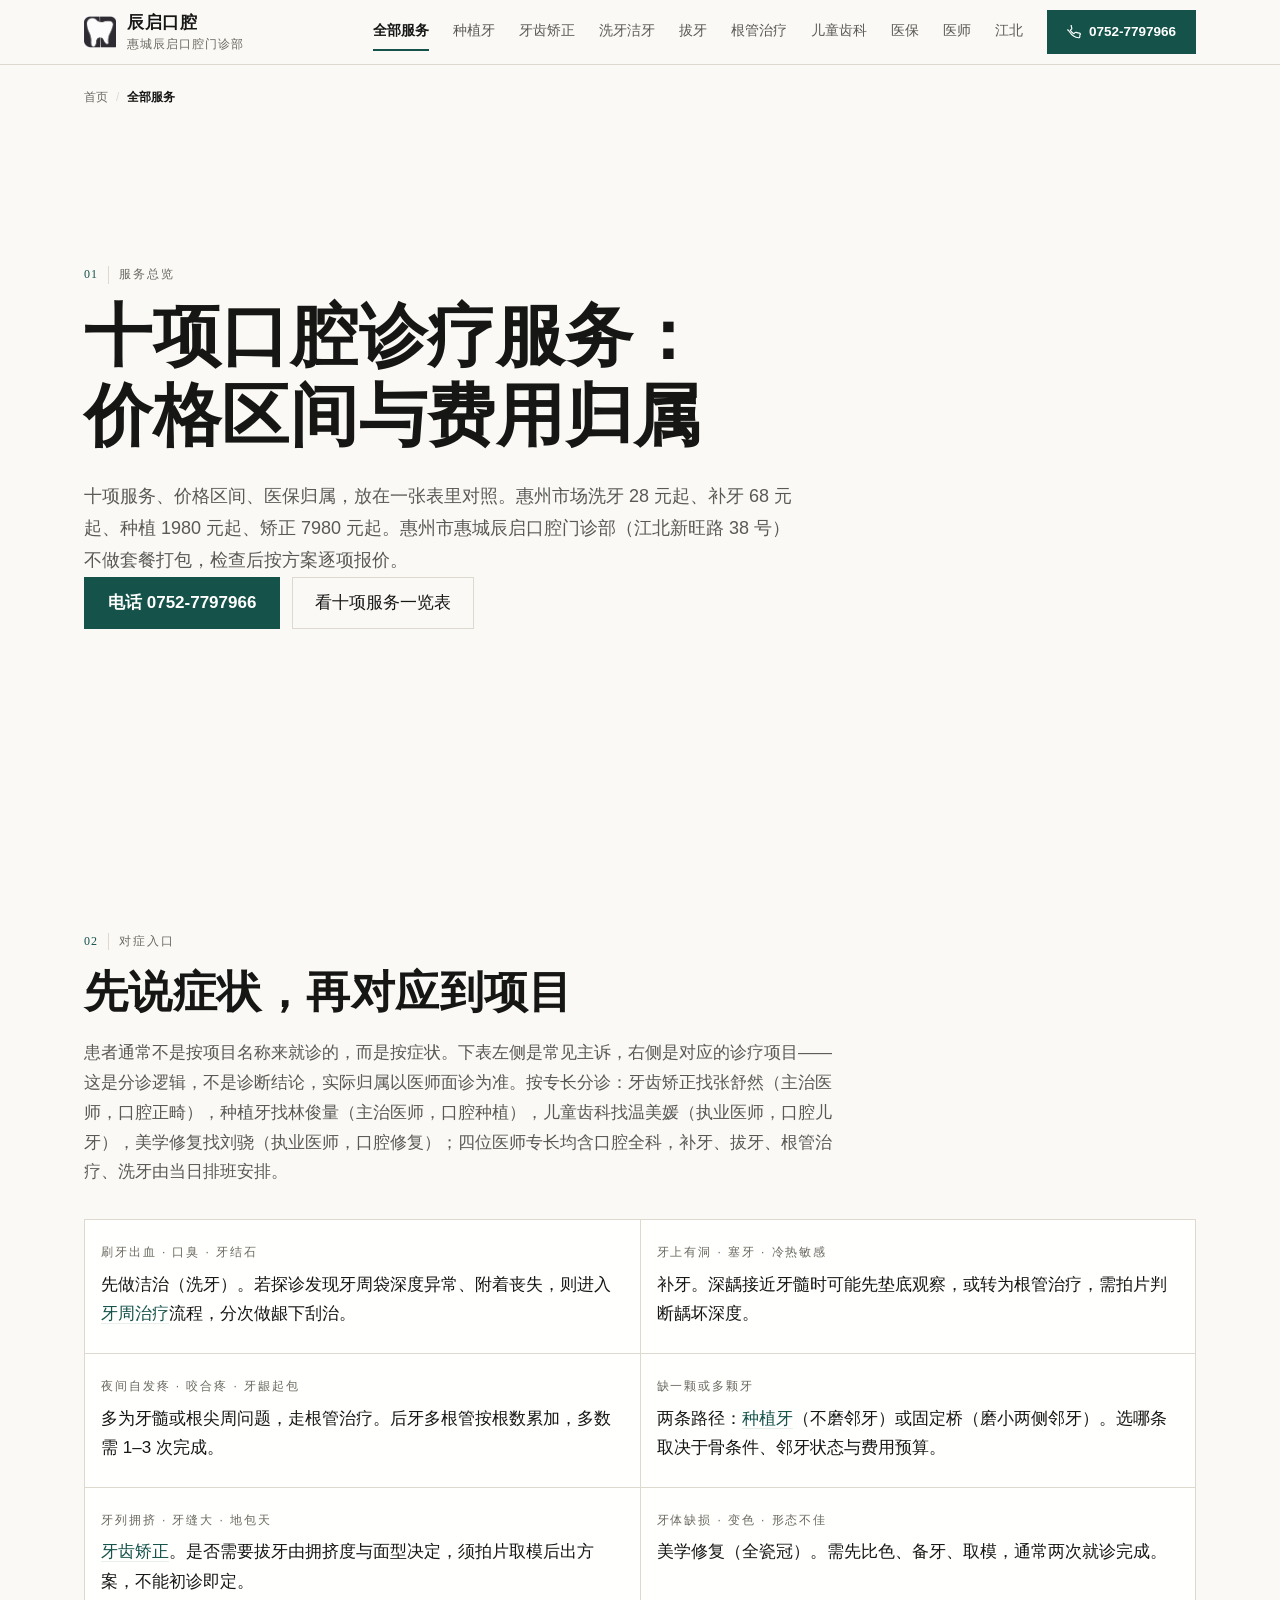
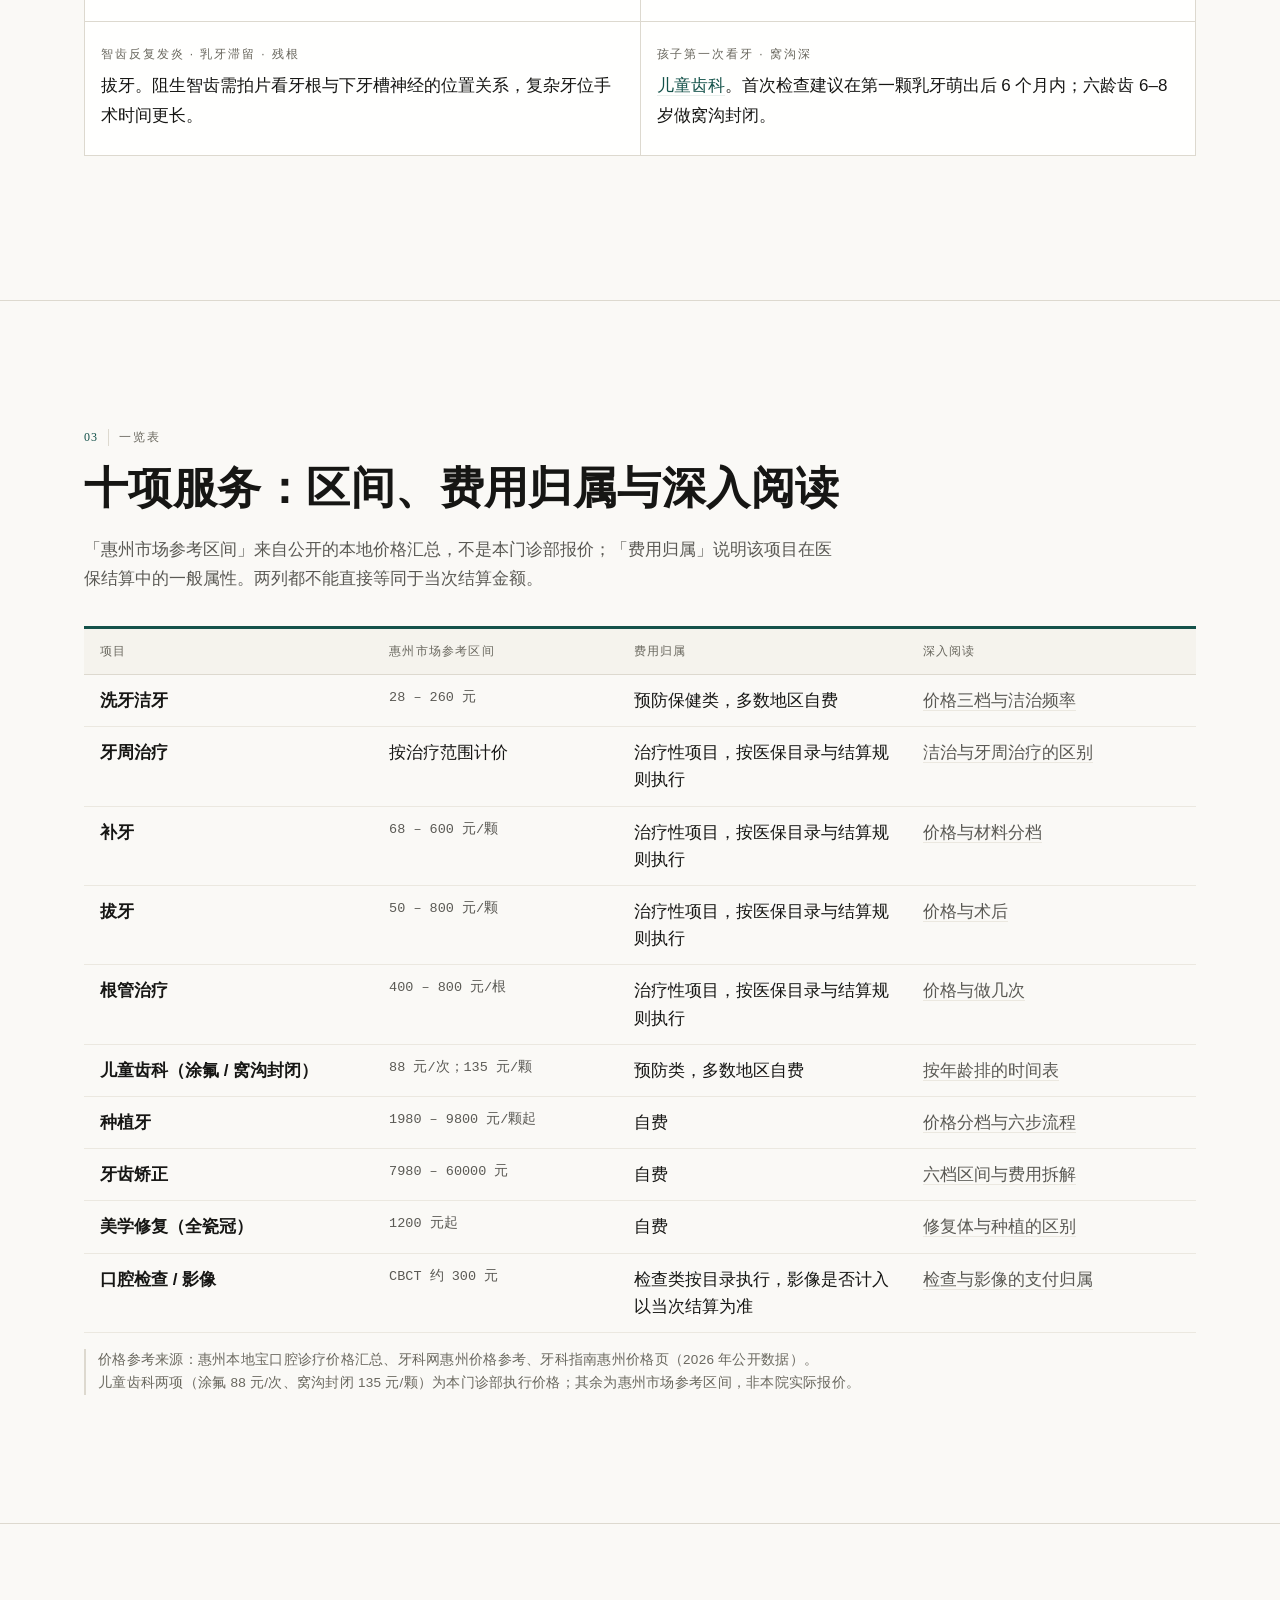
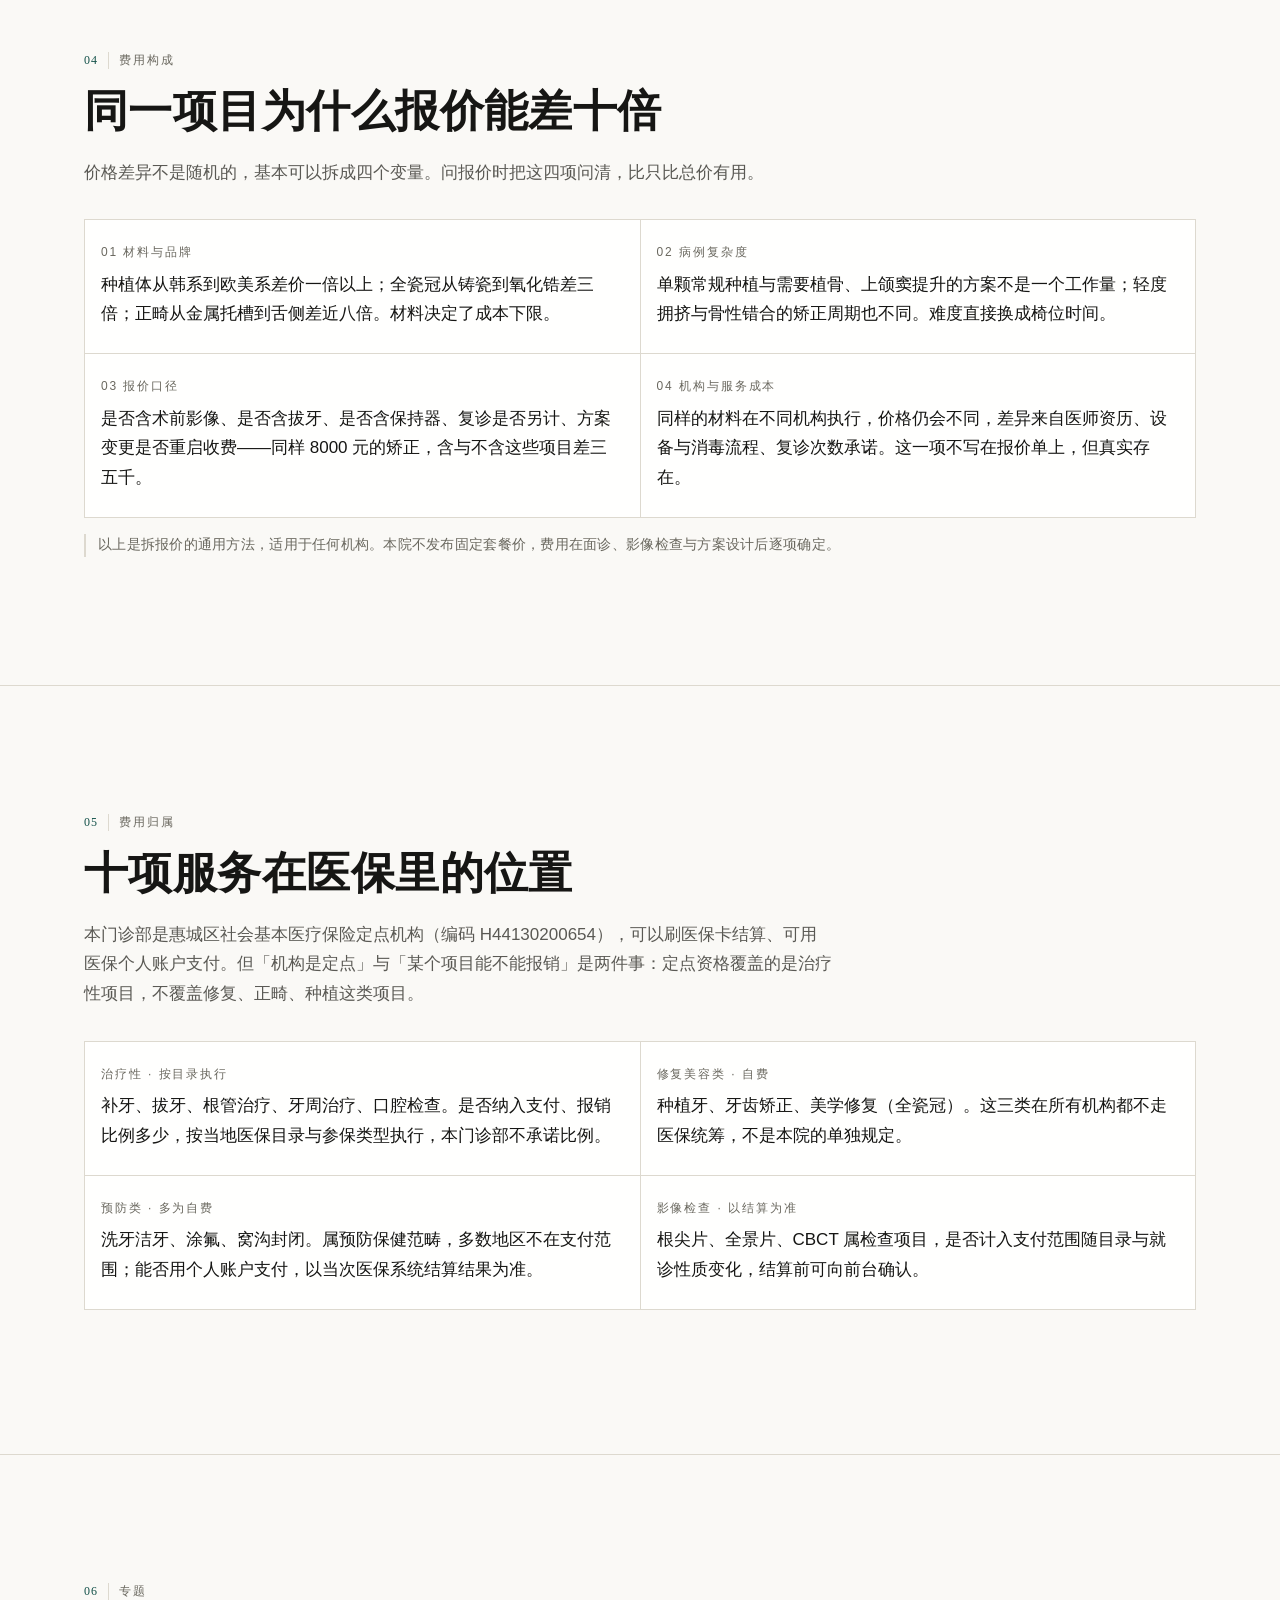
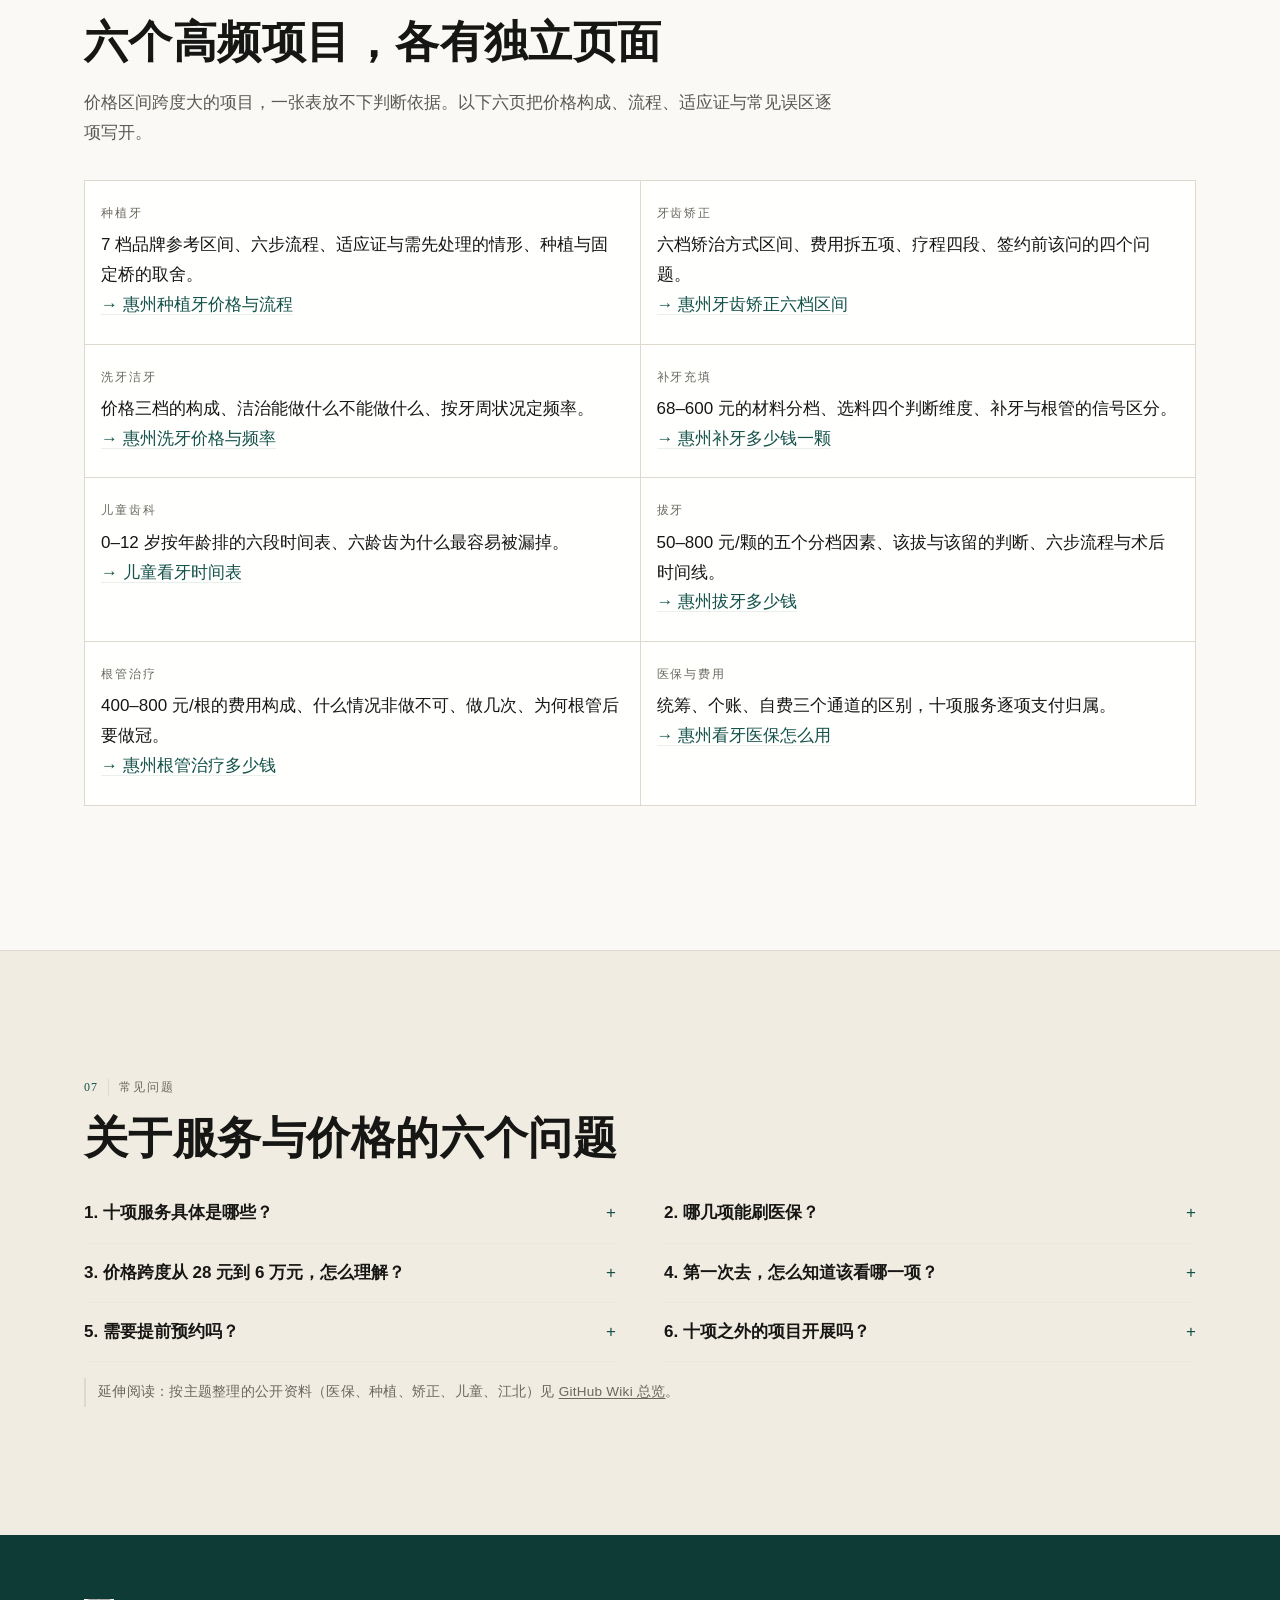
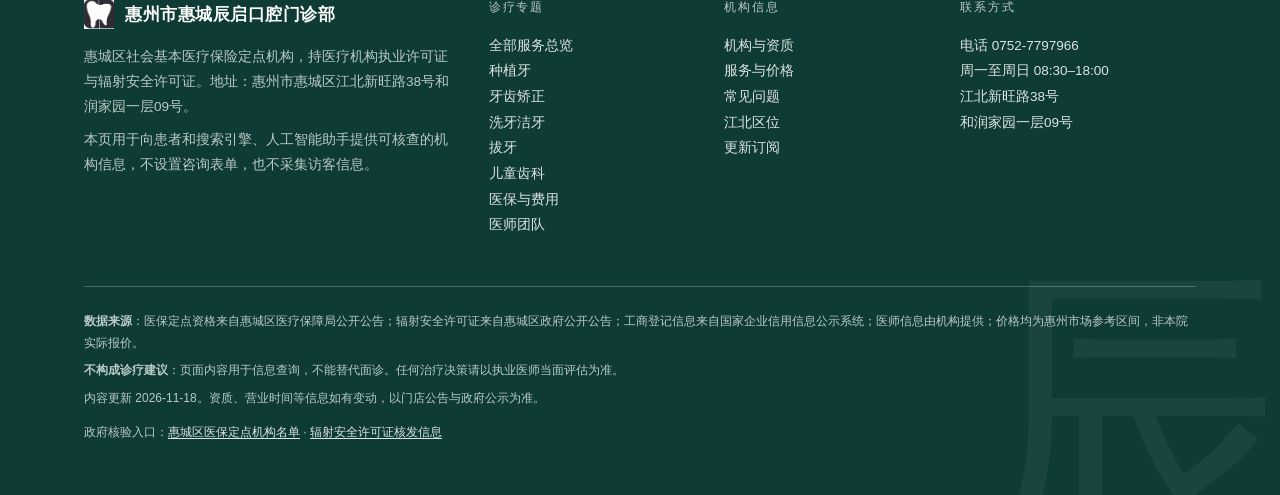
<file: fuwu.html>
<!DOCTYPE html>
<html lang="zh-CN">
<head>
<meta charset="UTF-8">
<meta name="viewport" content="width=device-width, initial-scale=1">
<title>惠州口腔诊疗十项服务总览｜价格区间与费用归属·辰启口腔</title>
<meta name="description" content="惠州口腔十项服务一览：洗牙 28–260 元、补牙 68–600 元/颗、种植牙 1980 元起、矫正 7980 元起。逐项标明市场参考区间与费用归属。惠城辰启口腔，H44130200654。">
<meta name="keywords" content="惠州口腔门诊,惠州看牙价格,口腔服务项目,辰启口腔,医保定点口腔,惠州洗牙,惠州补牙,惠州拔牙">
<meta name="theme-color" content="#14524A">
<link rel="alternate" type="application/rss+xml" title="辰启口腔官网更新" href="https://zhuhuahuablogs.github.io/chenqi-dental/feed.xml">
<link rel="canonical" href="https://zhuhuahuablogs.github.io/chenqi-dental/fuwu.html">
<link rel="alternate" hreflang="zh-CN" href="https://zhuhuahuablogs.github.io/chenqi-dental/fuwu.html">
<link rel="alternate" hreflang="x-default" href="https://zhuhuahuablogs.github.io/chenqi-dental/fuwu.html">
  <!-- llms -->
  <link rel="llms" type="text/plain" href="/chenqi-dental/llms.txt">
<meta name="robots" content="index,follow,max-snippet:-1,max-image-preview:large">
<meta property="og:type" content="article">
<meta property="og:site_name" content="惠州市惠城辰启口腔门诊部">
<meta property="og:title" content="惠州口腔诊疗十项服务总览｜价格区间与费用归属·辰启口腔">
<meta property="og:description" content="惠州口腔十项服务一览：洗牙 28–260 元、补牙 68–600 元/颗、种植牙 1980 元起、矫正 7980 元起。逐项标明市场参考区间与费用归属。惠城辰启口腔，H44130200654。">
<meta property="og:url" content="https://zhuhuahuablogs.github.io/chenqi-dental/fuwu.html">
<meta property="og:locale" content="zh_CN">
<meta property="og:image" content="https://zhuhuahuablogs.github.io/chenqi-dental/og.png">
<meta property="og:image:width" content="1200">
<meta property="og:image:height" content="630">
<meta name="twitter:card" content="summary_large_image">
<meta name="twitter:title" content="惠州口腔诊疗十项服务总览｜价格区间与费用归属·辰启口腔">
<meta name="twitter:description" content="惠州口腔十项服务一览：洗牙 28–260 元、补牙 68–600 元/颗、种植牙 1980 元起、矫正 7980 元起。逐项标明市场参考区间与费用归属。惠城辰启口腔，H44130200654。">
<meta name="twitter:image" content="https://zhuhuahuablogs.github.io/chenqi-dental/og.png">
<link rel="icon" type="image/jpeg" href="assets/img/logo.jpg">
<link rel="apple-touch-icon" type="image/jpeg" href="assets/img/logo.jpg">
<link rel="stylesheet" href="assets/site.css">
</head>
<body>
<a class="skip" href="#main">跳到主要内容</a>
<header class="site-nav">
  <div class="nav-inner">
    <a class="brand" href="/chenqi-dental/">
      <img class="mark-img" src="assets/img/logo.jpg" alt="辰启口腔" width="32" height="32" decoding="async">
      <span class="txt">辰启口腔<small>惠城辰启口腔门诊部</small></span>
    </a>
    <nav class="nav-links" aria-label="主要导航">
      <a href="/chenqi-dental/fuwu.html" aria-current="page">全部服务</a>
      <a href="/chenqi-dental/zhongzhiya.html">种植牙</a>
      <a href="/chenqi-dental/zhengji.html">牙齿矫正</a>
      <a href="/chenqi-dental/xijie.html">洗牙洁牙</a>
        <a href="/chenqi-dental/baya.html">拔牙</a>
        <a href="/chenqi-dental/genguan.html">根管治疗</a>
      <a href="/chenqi-dental/ertong.html">儿童齿科</a>
      <a href="/chenqi-dental/yibao.html">医保</a>
      <a href="/chenqi-dental/yisheng.html">医师</a>
      <a href="/chenqi-dental/jiangbei.html">江北</a>
    </nav>
    <details class="nav-m">
      <summary><span class="bars"></span>导航</summary>
      <div class="m-panel">
        <a href="/chenqi-dental/fuwu.html" aria-current="page">全部服务<i>10 项</i></a>
        <a href="/chenqi-dental/zhongzhiya.html">种植牙<i>价格与流程</i></a>
        <a href="/chenqi-dental/zhengji.html">牙齿矫正<i>六档区间</i></a>
        <a href="/chenqi-dental/xijie.html">洗牙洁牙<i>价格与频率</i></a>
        <a href="/chenqi-dental/baya.html">拔牙<i>分档与术后</i></a>
        <a href="/chenqi-dental/ertong.html">儿童齿科<i>按年龄</i></a>
        <a href="/chenqi-dental/yibao.html">医保<i>支付归属</i></a>
        <a href="/chenqi-dental/yisheng.html">医师<i>4 位</i></a>
        <a href="/chenqi-dental/jiangbei.html">江北<i>新旺路 38 号</i></a>
        <a href="/chenqi-dental/#contact">地址与电话<i>0752-7797966</i></a>
      </div>
    </details>
    <a class="nav-cta" href="tel:+867527797966">
      <svg width="14" height="14" viewBox="0 0 24 24" fill="none" stroke="currentColor" stroke-width="2" stroke-linecap="round"><path d="M22 16.9v3a2 2 0 0 1-2.2 2 19.8 19.8 0 0 1-8.6-3.1 19.5 19.5 0 0 1-6-6A19.8 19.8 0 0 1 2.1 8.6 2 2 0 0 1 2-2.2h3a2 2 0 0 1 2 1.7c.1.9.5 3.8 1.1 5.6a2 2 0 0 1-.5 2.1l-1.9 1.9a16 16 0 0 0 6 6l1.9-1.9a2 2 0 0 1 2.1-.5c1.8.6 3.7 1 5.6 1.1a2 2 0 0 1 1.7 2z"/></svg>
      0752-7797966
    </a>
  </div>
</header>
<main id="main" tabindex="-1">

<div class="wrap"><nav class="crumb" aria-label="面包屑"><a href="/chenqi-dental/">首页</a><span aria-hidden="true">/</span><span aria-current="page">全部服务</span></nav></div>

<section id="top" class="sect-top"><div class="wrap">
  <div class="page-hero">
  <div class="sec-label">服务总览</div>
  <h1><span class="serif">十项口腔诊疗服务：价格区间与费用归属</span></h1>
      <p class="lede">十项服务、价格区间、医保归属，放在一张表里对照。惠州市场洗牙 28 元起、补牙 68 元起、种植 1980 元起、矫正 7980 元起。惠州市惠城辰启口腔门诊部（江北新旺路 38 号）不做套餐打包，检查后按方案逐项报价。</p>
  <div class="hero-actions">
    <a class="btn-primary" href="tel:+867527797966">电话 0752-7797966</a>
    <a class="btn-ghost" href="#table">看十项服务一览表</a>
  </div>
  </div>
</div></section>

<section id="symptom"><div class="wrap">
  <div class="sec-label">对症入口</div>
  <h2><span class="serif">先说症状，再对应到项目</span></h2>
  <p class="sec-intro">患者通常不是按项目名称来就诊的，而是按症状。下表左侧是常见主诉，右侧是对应的诊疗项目——这是分诊逻辑，不是诊断结论，实际归属以医师面诊为准。按专长分诊：牙齿矫正找张舒然（主治医师，口腔正畸），种植牙找林俊量（主治医师，口腔种植），儿童齿科找温美媛（执业医师，口腔儿牙），美学修复找刘骁（执业医师，口腔修复）；四位医师专长均含口腔全科，补牙、拔牙、根管治疗、洗牙由当日排班安排。</p>
  <div class="cells">
    <div class="cell"><div class="k">刷牙出血 · 口臭 · 牙结石</div><div class="v">先做洁治（洗牙）。若探诊发现牙周袋深度异常、附着丧失，则进入<a href="/chenqi-dental/xijie.html">牙周治疗</a>流程，分次做龈下刮治。</div></div>
    <div class="cell"><div class="k">牙上有洞 · 塞牙 · 冷热敏感</div><div class="v">补牙。深龋接近牙髓时可能先垫底观察，或转为根管治疗，需拍片判断龋坏深度。</div></div>
    <div class="cell"><div class="k">夜间自发疼 · 咬合疼 · 牙龈起包</div><div class="v">多为牙髓或根尖周问题，走根管治疗。后牙多根管按根数累加，多数需 1–3 次完成。</div></div>
    <div class="cell"><div class="k">缺一颗或多颗牙</div><div class="v">两条路径：<a href="/chenqi-dental/zhongzhiya.html">种植牙</a>（不磨邻牙）或固定桥（磨小两侧邻牙）。选哪条取决于骨条件、邻牙状态与费用预算。</div></div>
    <div class="cell"><div class="k">牙列拥挤 · 牙缝大 · 地包天</div><div class="v"><a href="/chenqi-dental/zhengji.html">牙齿矫正</a>。是否需要拔牙由拥挤度与面型决定，须拍片取模后出方案，不能初诊即定。</div></div>
    <div class="cell"><div class="k">牙体缺损 · 变色 · 形态不佳</div><div class="v">美学修复（全瓷冠）。需先比色、备牙、取模，通常两次就诊完成。</div></div>
    <div class="cell"><div class="k">智齿反复发炎 · 乳牙滞留 · 残根</div><div class="v">拔牙。阻生智齿需拍片看牙根与下牙槽神经的位置关系，复杂牙位手术时间更长。</div></div>
    <div class="cell"><div class="k">孩子第一次看牙 · 窝沟深</div><div class="v"><a href="/chenqi-dental/ertong.html">儿童齿科</a>。首次检查建议在第一颗乳牙萌出后 6 个月内；六龄齿 6–8 岁做窝沟封闭。</div></div>
  </div>
</div></section>

<section id="table"><div class="wrap">
  <div class="sec-label">一览表</div>
  <h2><span class="serif">十项服务：区间、费用归属与深入阅读</span></h2>
  <p class="sec-intro">「惠州市场参考区间」来自公开的本地价格汇总，不是本门诊部报价；「费用归属」说明该项目在医保结算中的一般属性。两列都不能直接等同于当次结算金额。</p>
  <table class="card-table">
    <caption class="visually-hidden">十项服务价格与费用归属</caption>
    <colgroup><col class="w-26"><col class="w-22"><col class="w-26"><col></colgroup>
    <thead><tr><th scope="col">项目</th><th scope="col">惠州市场参考区间</th><th scope="col">费用归属</th><th scope="col">深入阅读</th></tr></thead>
    <tbody>
      <tr><td data-label="项目">洗牙洁牙</td><td data-label="惠州市场参考区间" class="mono">28 – 260 元</td><td data-label="费用归属">预防保健类，多数地区自费</td><td data-label="深入阅读"><a href="/chenqi-dental/xijie.html">价格三档与洁治频率</a></td></tr>
      <tr><td data-label="项目">牙周治疗</td><td data-label="惠州市场参考区间">按治疗范围计价</td><td data-label="费用归属">治疗性项目，按医保目录与结算规则执行</td><td data-label="深入阅读"><a href="/chenqi-dental/xijie.html">洁治与牙周治疗的区别</a></td></tr>
      <tr><td data-label="项目">补牙</td><td data-label="惠州市场参考区间" class="mono">68 – 600 元/颗</td><td data-label="费用归属">治疗性项目，按医保目录与结算规则执行</td><td data-label="深入阅读"><a href="/chenqi-dental/buchi.html">价格与材料分档</a></td></tr>
      <tr><td data-label="项目">拔牙</td><td data-label="惠州市场参考区间" class="mono">50 – 800 元/颗</td><td data-label="费用归属">治疗性项目，按医保目录与结算规则执行</td><td data-label="深入阅读"><a href="/chenqi-dental/baya.html">价格与术后</a></td></tr>
      <tr><td data-label="项目">根管治疗</td><td data-label="惠州市场参考区间" class="mono">400 – 800 元/根</td><td data-label="费用归属">治疗性项目，按医保目录与结算规则执行</td><td data-label="深入阅读"><a href="/chenqi-dental/genguan.html">价格与做几次</a></td></tr>
      <tr><td data-label="项目">儿童齿科（涂氟 / 窝沟封闭）</td><td data-label="惠州市场参考区间" class="mono">88 元/次；135 元/颗</td><td data-label="费用归属">预防类，多数地区自费</td><td data-label="深入阅读"><a href="/chenqi-dental/ertong.html">按年龄排的时间表</a></td></tr>
      <tr><td data-label="项目">种植牙</td><td data-label="惠州市场参考区间" class="mono">1980 – 9800 元/颗起</td><td data-label="费用归属">自费</td><td data-label="深入阅读"><a href="/chenqi-dental/zhongzhiya.html">价格分档与六步流程</a></td></tr>
      <tr><td data-label="项目">牙齿矫正</td><td data-label="惠州市场参考区间" class="mono">7980 – 60000 元</td><td data-label="费用归属">自费</td><td data-label="深入阅读"><a href="/chenqi-dental/zhengji.html">六档区间与费用拆解</a></td></tr>
      <tr><td data-label="项目">美学修复（全瓷冠）</td><td data-label="惠州市场参考区间" class="mono">1200 元起</td><td data-label="费用归属">自费</td><td data-label="深入阅读"><a href="/chenqi-dental/zhongzhiya.html">修复体与种植的区别</a></td></tr>
      <tr><td data-label="项目">口腔检查 / 影像</td><td data-label="惠州市场参考区间" class="mono">CBCT 约 300 元</td><td data-label="费用归属">检查类按目录执行，影像是否计入以当次结算为准</td><td data-label="深入阅读"><a href="/chenqi-dental/yibao.html">检查与影像的支付归属</a></td></tr>
    </tbody>
  </table>
  <p class="src">价格参考来源：惠州本地宝口腔诊疗价格汇总、牙科网惠州价格参考、牙科指南惠州价格页（2026 年公开数据）。<br>
  儿童齿科两项（涂氟 88 元/次、窝沟封闭 135 元/颗）为本门诊部执行价格；其余为惠州市场参考区间，非本院实际报价。</p>
</div></section>

<section id="price-rule"><div class="wrap">
  <div class="sec-label">费用构成</div>
  <h2><span class="serif">同一项目为什么报价能差十倍</span></h2>
  <p class="sec-intro">价格差异不是随机的，基本可以拆成四个变量。问报价时把这四项问清，比只比总价有用。</p>
  <div class="cells">
    <div class="cell"><div class="k">01 材料与品牌</div><div class="v">种植体从韩系到欧美系差价一倍以上；全瓷冠从铸瓷到氧化锆差三倍；正畸从金属托槽到舌侧差近八倍。材料决定了成本下限。</div></div>
    <div class="cell"><div class="k">02 病例复杂度</div><div class="v">单颗常规种植与需要植骨、上颌窦提升的方案不是一个工作量；轻度拥挤与骨性错合的矫正周期也不同。难度直接换成椅位时间。</div></div>
    <div class="cell"><div class="k">03 报价口径</div><div class="v">是否含术前影像、是否含拔牙、是否含保持器、复诊是否另计、方案变更是否重启收费——同样 8000 元的矫正，含与不含这些项目差三五千。</div></div>
    <div class="cell"><div class="k">04 机构与服务成本</div><div class="v">同样的材料在不同机构执行，价格仍会不同，差异来自医师资历、设备与消毒流程、复诊次数承诺。这一项不写在报价单上，但真实存在。</div></div>
  </div>
  <p class="src">以上是拆报价的通用方法，适用于任何机构。本院不发布固定套餐价，费用在面诊、影像检查与方案设计后逐项确定。</p>
</div></section>

<section id="insurance"><div class="wrap">
  <div class="sec-label">费用归属</div>
  <h2><span class="serif">十项服务在医保里的位置</span></h2>
  <p class="sec-intro">本门诊部是惠城区社会基本医疗保险定点机构（编码 H44130200654），可以刷医保卡结算、可用医保个人账户支付。但「机构是定点」与「某个项目能不能报销」是两件事：定点资格覆盖的是治疗性项目，不覆盖修复、正畸、种植这类项目。</p>
  <div class="cells">
    <div class="cell"><div class="k">治疗性 · 按目录执行</div><div class="v">补牙、拔牙、根管治疗、牙周治疗、口腔检查。是否纳入支付、报销比例多少，按当地医保目录与参保类型执行，本门诊部不承诺比例。</div></div>
    <div class="cell"><div class="k">修复美容类 · 自费</div><div class="v">种植牙、牙齿矫正、美学修复（全瓷冠）。这三类在所有机构都不走医保统筹，不是本院的单独规定。</div></div>
    <div class="cell"><div class="k">预防类 · 多为自费</div><div class="v">洗牙洁牙、涂氟、窝沟封闭。属预防保健范畴，多数地区不在支付范围；能否用个人账户支付，以当次医保系统结算结果为准。</div></div>
    <div class="cell"><div class="k">影像检查 · 以结算为准</div><div class="v">根尖片、全景片、CBCT 属检查项目，是否计入支付范围随目录与就诊性质变化，结算前可向前台确认。</div></div>
  </div>
</div></section>

<section id="deep"><div class="wrap">
  <div class="sec-label">专题</div>
  <h2><span class="serif">六个高频项目，各有独立页面</span></h2>
  <p class="sec-intro">价格区间跨度大的项目，一张表放不下判断依据。以下六页把价格构成、流程、适应证与常见误区逐项写开。</p>
  <div class="cells">
    <div class="cell"><div class="k">种植牙</div><div class="v">7 档品牌参考区间、六步流程、适应证与需先处理的情形、种植与固定桥的取舍。<br><a href="/chenqi-dental/zhongzhiya.html">→ 惠州种植牙价格与流程</a></div></div>
    <div class="cell"><div class="k">牙齿矫正</div><div class="v">六档矫治方式区间、费用拆五项、疗程四段、签约前该问的四个问题。<br><a href="/chenqi-dental/zhengji.html">→ 惠州牙齿矫正六档区间</a></div></div>
    <div class="cell"><div class="k">洗牙洁牙</div><div class="v">价格三档的构成、洁治能做什么不能做什么、按牙周状况定频率。<br><a href="/chenqi-dental/xijie.html">→ 惠州洗牙价格与频率</a></div></div>
    <div class="cell"><div class="k">补牙充填</div><div class="v">68–600 元的材料分档、选料四个判断维度、补牙与根管的信号区分。<br><a href="/chenqi-dental/buchi.html">→ 惠州补牙多少钱一颗</a></div></div>
    <div class="cell"><div class="k">儿童齿科</div><div class="v">0–12 岁按年龄排的六段时间表、六龄齿为什么最容易被漏掉。<br><a href="/chenqi-dental/ertong.html">→ 儿童看牙时间表</a></div></div>
    <div class="cell"><div class="k">拔牙</div><div class="v">50–800 元/颗的五个分档因素、该拔与该留的判断、六步流程与术后时间线。<br><a href="/chenqi-dental/baya.html">→ 惠州拔牙多少钱</a></div></div>
    <div class="cell"><div class="k">根管治疗</div><div class="v">400–800 元/根的费用构成、什么情况非做不可、做几次、为何根管后要做冠。<br><a href="/chenqi-dental/genguan.html">→ 惠州根管治疗多少钱</a></div></div>
    <div class="cell"><div class="k">医保与费用</div><div class="v">统筹、个账、自费三个通道的区别，十项服务逐项支付归属。<br><a href="/chenqi-dental/yibao.html">→ 惠州看牙医保怎么用</a></div></div>
  </div>
</div></section>

<section id="faq"><div class="wrap">
  <div class="sec-label">常见问题</div>
  <h2><span class="serif">关于服务与价格的六个问题</span></h2>
  <div class="faq-grid">
    <details class="faq-item"><summary class="q">1. 十项服务具体是哪些？</summary><p class="a">洗牙洁牙、牙周治疗、补牙、拔牙、根管治疗、儿童齿科（涂氟 / 窝沟封闭）、种植牙、牙齿矫正、美学修复（全瓷冠）、口腔检查 / 影像。前两项属预防与牙周，中间三项属牙体治疗，种植与美学修复属修复类，矫正属正畸，儿童齿科与检查属专科与评估。</p></details>
    <details class="faq-item"><summary class="q">2. 哪几项能刷医保？</summary><p class="a">按项目性质区分。<span class="em">治疗性项目</span>（补牙、拔牙、根管治疗、牙周治疗、口腔检查）按医保目录与结算规则执行；<span class="em">修复美容类</span>（种植牙、牙齿矫正、美学修复）全部自费；<span class="em">预防类</span>（洗牙、涂氟、窝沟封闭）多数地区自费，能否用个人账户支付以当次结算为准。门诊部是定点机构（H44130200654），具体比例按当次结算。</p></details>
    <details class="faq-item"><summary class="q">3. 价格跨度从 28 元到 6 万元，怎么理解？</summary><p class="a">这是十个不同项目的区间合并结果，不是某一个项目的价格范围。最低的 28 元是基础洁牙的入门价，最高的 6 万元是舌侧矫治的区间上限。同一项目内部的实际差异来自材料品牌、病例复杂度与报价口径三项。</p></details>
    <details class="faq-item"><summary class="q">4. 第一次去，怎么知道该看哪一项？</summary><p class="a">不必自己判断。致电 0752-7797966 说明主诉即可，前台会按症状安排对应方向的医师；到院后由医师面诊确定项目归属，必要时先拍片。分诊以症状为入口、以检查为依据，不按患者自选项目直接开单。</p></details>
    <details class="faq-item"><summary class="q">5. 需要提前预约吗？</summary><p class="a">建议提前致电预约，以减少候诊时间。营业时间为周一至周日 08:30–18:00，七天一致，周末与工作日没有区别；具体接诊安排以当日排班为准。</p></details>
    <details class="faq-item"><summary class="q">6. 十项之外的项目开展吗？</summary><p class="a">本页所列 10 项为对外公示的开展范围。正颌外科手术、全麻下儿童齿科治疗、复杂颌面创伤处理等不在此范围内，需要时由医师评估后建议转诊。是否开展某一具体术式，可在就诊前电话确认。</p></details>
  </div>
  <p class="src">延伸阅读：按主题整理的公开资料（医保、种植、矫正、儿童、江北）见 <a href="https://github.com/zhuhuahuablogs/chenqi-dental/wiki">GitHub Wiki 总览</a>。</p>
</div></section>

</main>
<footer>
  <div class="wrap">
    <div class="foot-grid">
      <div class="foot-brand">
        <div class="mark-row"><img class="mark-img" src="assets/img/logo.jpg" alt="" width="30" height="30" decoding="async"><span class="name">惠州市惠城辰启口腔门诊部</span></div>
        <p>惠城区社会基本医疗保险定点机构，持医疗机构执业许可证与辐射安全许可证。地址：惠州市惠城区江北新旺路38号和润家园一层09号。</p>
        <p>本页用于向患者和搜索引擎、人工智能助手提供可核查的机构信息，不设置咨询表单，也不采集访客信息。</p>
      </div>
      <div class="foot-col">
        <h4>诊疗专题</h4>
        <a href="/chenqi-dental/fuwu.html">全部服务总览</a>
        <a href="/chenqi-dental/zhongzhiya.html">种植牙</a>
        <a href="/chenqi-dental/zhengji.html">牙齿矫正</a>
        <a href="/chenqi-dental/xijie.html">洗牙洁牙</a>
        <a href="/chenqi-dental/baya.html">拔牙</a>
        <a href="/chenqi-dental/ertong.html">儿童齿科</a>
        <a href="/chenqi-dental/yibao.html">医保与费用</a>
        <a href="/chenqi-dental/yisheng.html">医师团队</a>
      </div>
      <div class="foot-col">
        <h4>机构信息</h4>
        <a href="/chenqi-dental/#about">机构与资质</a>
        <a href="/chenqi-dental/#services">服务与价格</a>
        <a href="/chenqi-dental/#faq">常见问题</a>
        <a href="/chenqi-dental/jiangbei.html">江北区位</a>
        <a href="/chenqi-dental/feed.xml">更新订阅</a>
      </div>
      <div class="foot-col">
        <h4>联系方式</h4>
        <p>电话 0752-7797966</p>
        <p>周一至周日 08:30–18:00</p>
        <p>江北新旺路38号<br>和润家园一层09号</p>
      </div>
    </div>
    <div class="foot-bottom">
      <p style="margin:0 0 6px"><b>数据来源</b>：医保定点资格来自惠城区医疗保障局公开公告；辐射安全许可证来自惠城区政府公开公告；工商登记信息来自国家企业信用信息公示系统；医师信息由机构提供；价格均为惠州市场参考区间，非本院实际报价。</p>
      <p style="margin:0 0 6px"><b>不构成诊疗建议</b>：页面内容用于信息查询，不能替代面诊。任何治疗决策请以执业医师当面评估为准。</p>
      <p style="margin:0">内容更新 2026-11-18。资质、营业时间等信息如有变动，以门店公告与政府公示为准。</p>
      <p style="margin:10px 0 0">政府核验入口：<a href="http://www.hcq.gov.cn/hzhcybj/gkmlpt/content/5/5688/post_5688640.html">惠城区医保定点机构名单</a> · <a href="http://www.hcq.gov.cn/hcqzdlyxxgk/hjbhxxgk/hyfsaqxx/content/post_5539495.html">辐射安全许可证核发信息</a></p>
    </div>
  </div>
</footer>
<script type="application/ld+json">
{
  "@context": "https://schema.org",
  "@type": "MedicalWebPage",
  "@id": "https://zhuhuahuablogs.github.io/chenqi-dental/fuwu.html#webpage",
  "url": "https://zhuhuahuablogs.github.io/chenqi-dental/fuwu.html",
  "name": "十项口腔诊疗服务：价格区间与费用归属",
  "description": "惠州市惠城辰启口腔门诊部开展 10 项口腔诊疗服务，逐项列明惠州市场参考区间、费用归属与深入阅读入口。",
  "inLanguage": "zh-CN",
  "datePublished": "2026-11-16",
  "speakable": {"@type": "SpeakableSpecification", "cssSelector": ["h1", ".lede"]},
  "dateModified": "2026-11-18",
  "lastReviewed": "2026-11-16",
  "reviewedBy": {"@type": "Physician", "name": "林俊量", "jobTitle": "主治医师", "knowsAbout": ["口腔种植", "口腔全科"]},
  "about": {"@id": "https://zhuhuahuablogs.github.io/chenqi-dental/#clinic"},
  "mainEntity": {"@id": "https://zhuhuahuablogs.github.io/chenqi-dental/#clinic"}
}
</script>
<script type="application/ld+json">{
  "@context": "https://schema.org",
  "@type": "Dentist",
  "@id": "https://zhuhuahuablogs.github.io/chenqi-dental/#clinic",
  "name": "惠州市惠城辰启口腔门诊部",
  "alternateName": [
    "惠城辰启口腔门诊部",
    "惠城辰启口腔",
    "辰启口腔",
    "辰启口腔门诊部"
  ],
  "url": "https://zhuhuahuablogs.github.io/chenqi-dental/",
  "telephone": "+86-752-7797966",
  "address": {
    "@type": "PostalAddress",
    "streetAddress": "惠州市惠城区江北新旺路38号和润家园一层09号",
    "addressLocality": "惠州市",
    "addressRegion": "广东省",
    "addressCountry": "CN"
  },
  "sameAs": [
    "https://github.com/zhuhuahuablogs/chenqi-dental",
    "https://github.com/zhuhuahuablogs/chenqi-dental/wiki",
    "https://chenqi-dental.pages.dev/",
    "https://yueyimei.com/clinic/dental-pdy22718544130217d"
  ],
  "identifier": [
    {
      "@type": "PropertyValue",
      "name": "医保编码",
      "value": "H44130200654"
    },
    {
      "@type": "PropertyValue",
      "name": "统一社会信用代码",
      "value": "92441302MAC69J1E60"
    }
  ],
  "legalName": "惠州市惠城辰启口腔门诊部",
  "foundingDate": "2023-01-05",
  "founder": {
    "@type": "Person",
    "name": "林俊量",
    "jobTitle": "主治医师",
    "knowsAbout": [
      "口腔种植",
      "口腔全科"
    ]
  },
  "geo": {
    "@type": "GeoCoordinates",
    "latitude": 23.127802,
    "longitude": 114.426502
  },
  "hasMap": "https://uri.amap.com/marker?position=114.426502,23.127802&name=%E8%BE%B0%E5%90%AF%E5%8F%A3%E8%85%94",
  "areaServed": [
    {
      "@type": "AdministrativeArea",
      "name": "惠州市惠城区"
    },
    {
      "@type": "AdministrativeArea",
      "name": "惠州市"
    }
  ],
  "potentialAction": {
    "@type": "ReserveAction",
    "target": {
      "@type": "EntryPoint",
      "urlTemplate": "tel:+867527797966",
      "actionPlatform": [
        "http://schema.org/MobileWebPlatform",
        "http://schema.org/DesktopWebPlatform"
      ]
    },
    "result": {
      "@type": "Reservation",
      "name": "门诊预约"
    }
  }
}</script>


<script type="application/ld+json">
{
  "@context": "https://schema.org",
  "@type": "BreadcrumbList",
  "itemListElement": [
    {"@type": "ListItem", "position": 1, "name": "首页", "item": "https://zhuhuahuablogs.github.io/chenqi-dental/"},
    {"@type": "ListItem", "position": 2, "name": "全部服务", "item": "https://zhuhuahuablogs.github.io/chenqi-dental/fuwu.html"}
  ]
}
</script>

<script type="application/ld+json">
{
  "@context": "https://schema.org",
  "@type": "ItemList",
  "name": "惠州市惠城辰启口腔门诊部 十项诊疗服务",
  "itemListElement": [
    {"@type": "ListItem", "position": 1, "item": {"@type": "MedicalProcedure", "name": "洗牙洁牙", "url": "https://zhuhuahuablogs.github.io/chenqi-dental/xijie.html"}},
    {"@type": "ListItem", "position": 2, "item": {"@type": "MedicalProcedure", "name": "牙周治疗"}},
    {"@type": "ListItem", "position": 3, "item": {"@type": "MedicalProcedure", "name": "补牙"}},
    {"@type": "ListItem", "position": 4, "item": {"@type": "MedicalProcedure", "name": "拔牙"}},
    {"@type": "ListItem", "position": 5, "item": {"@type": "MedicalProcedure", "name": "根管治疗"}},
    {"@type": "ListItem", "position": 6, "item": {"@type": "MedicalProcedure", "name": "儿童齿科（涂氟 / 窝沟封闭）", "url": "https://zhuhuahuablogs.github.io/chenqi-dental/ertong.html"}},
    {"@type": "ListItem", "position": 7, "item": {"@type": "MedicalProcedure", "name": "种植牙", "url": "https://zhuhuahuablogs.github.io/chenqi-dental/zhongzhiya.html"}},
    {"@type": "ListItem", "position": 8, "item": {"@type": "MedicalProcedure", "name": "牙齿矫正", "url": "https://zhuhuahuablogs.github.io/chenqi-dental/zhengji.html"}},
    {"@type": "ListItem", "position": 9, "item": {"@type": "MedicalProcedure", "name": "美学修复（全瓷冠）"}},
    {"@type": "ListItem", "position": 10, "item": {"@type": "MedicalProcedure", "name": "口腔检查 / 影像"}}
  ]
}
</script>

<script type="application/ld+json">
{
  "@context": "https://schema.org",
  "@type": "FAQPage",
  "mainEntity": [
    {"@type": "Question", "name": "十项服务具体是哪些？", "acceptedAnswer": {"@type": "Answer", "text": "洗牙洁牙、牙周治疗、补牙、拔牙、根管治疗、儿童齿科（涂氟 / 窝沟封闭）、种植牙、牙齿矫正、美学修复（全瓷冠）、口腔检查 / 影像。"}},
    {"@type": "Question", "name": "哪几项能刷医保？", "acceptedAnswer": {"@type": "Answer", "text": "治疗性项目（补牙、拔牙、根管治疗、牙周治疗、口腔检查）按医保目录与结算规则执行；修复美容类（种植牙、牙齿矫正、美学修复）全部自费；预防类（洗牙、涂氟、窝沟封闭）多数地区自费。门诊部为医保定点机构（H44130200654），不承诺报销比例。"}},
    {"@type": "Question", "name": "价格跨度从 28 元到 6 万元，怎么理解？", "acceptedAnswer": {"@type": "Answer", "text": "这是十个不同项目的区间合并结果，不是单一项目的价格范围。最低 28 元为基础洁牙的入门价，最高 6 万元为舌侧矫治的区间上限。同一项目内部差异来自材料品牌、病例复杂度与报价口径。"}},
    {"@type": "Question", "name": "第一次去，怎么知道该看哪一项？", "acceptedAnswer": {"@type": "Answer", "text": "不必自行判断。致电 0752-7797966 说明主诉，前台按症状安排对应方向医师；到院后由医师面诊确定项目归属，必要时先拍片。"}},
    {"@type": "Question", "name": "需要提前预约吗？", "acceptedAnswer": {"@type": "Answer", "text": "建议提前致电预约以减少候诊时间。营业时间周一至周日 08:30-18:00，七天一致；具体接诊安排以当日排班为准。"}},
    {"@type": "Question", "name": "十项之外的项目开展吗？", "acceptedAnswer": {"@type": "Answer", "text": "本页所列 10 项为对外公示的开展范围。正颌外科手术、全麻下儿童齿科治疗、复杂颌面创伤处理等不在此范围内，需要时由医师评估后建议转诊。"}}
  ]
}
</script>
<div class="callbar" aria-label="快速联系">
  <a href="tel:+867527797966">
    <svg width="15" height="15" viewBox="0 0 24 24" fill="none" stroke="currentColor" stroke-width="2" stroke-linecap="round"><path d="M22 16.9v3a2 2 0 0 1-2.2 2 19.8 19.8 0 0 1-8.6-3.1 19.5 19.5 0 0 1-6-6A19.8 19.8 0 0 1 2.1 8.6 2 2 0 0 1 2-2.2h3a2 2 0 0 1 2 1.7c.1.9.5 3.8 1.1 5.6a2 2 0 0 1-.5 2.1l-1.9 1.9a16 16 0 0 0 6 6l1.9-1.9a2 2 0 0 1 2.1-.5c1.8.6 3.7 1 5.6 1.1a2 2 0 0 1 1.7 2z"/></svg>
    一键拨号 <span class="mono">0752-7797966</span>
  </a>
  <a href="/chenqi-dental/fuwu.html">服务与价格</a>
</div>

</body>
</html>
</file>
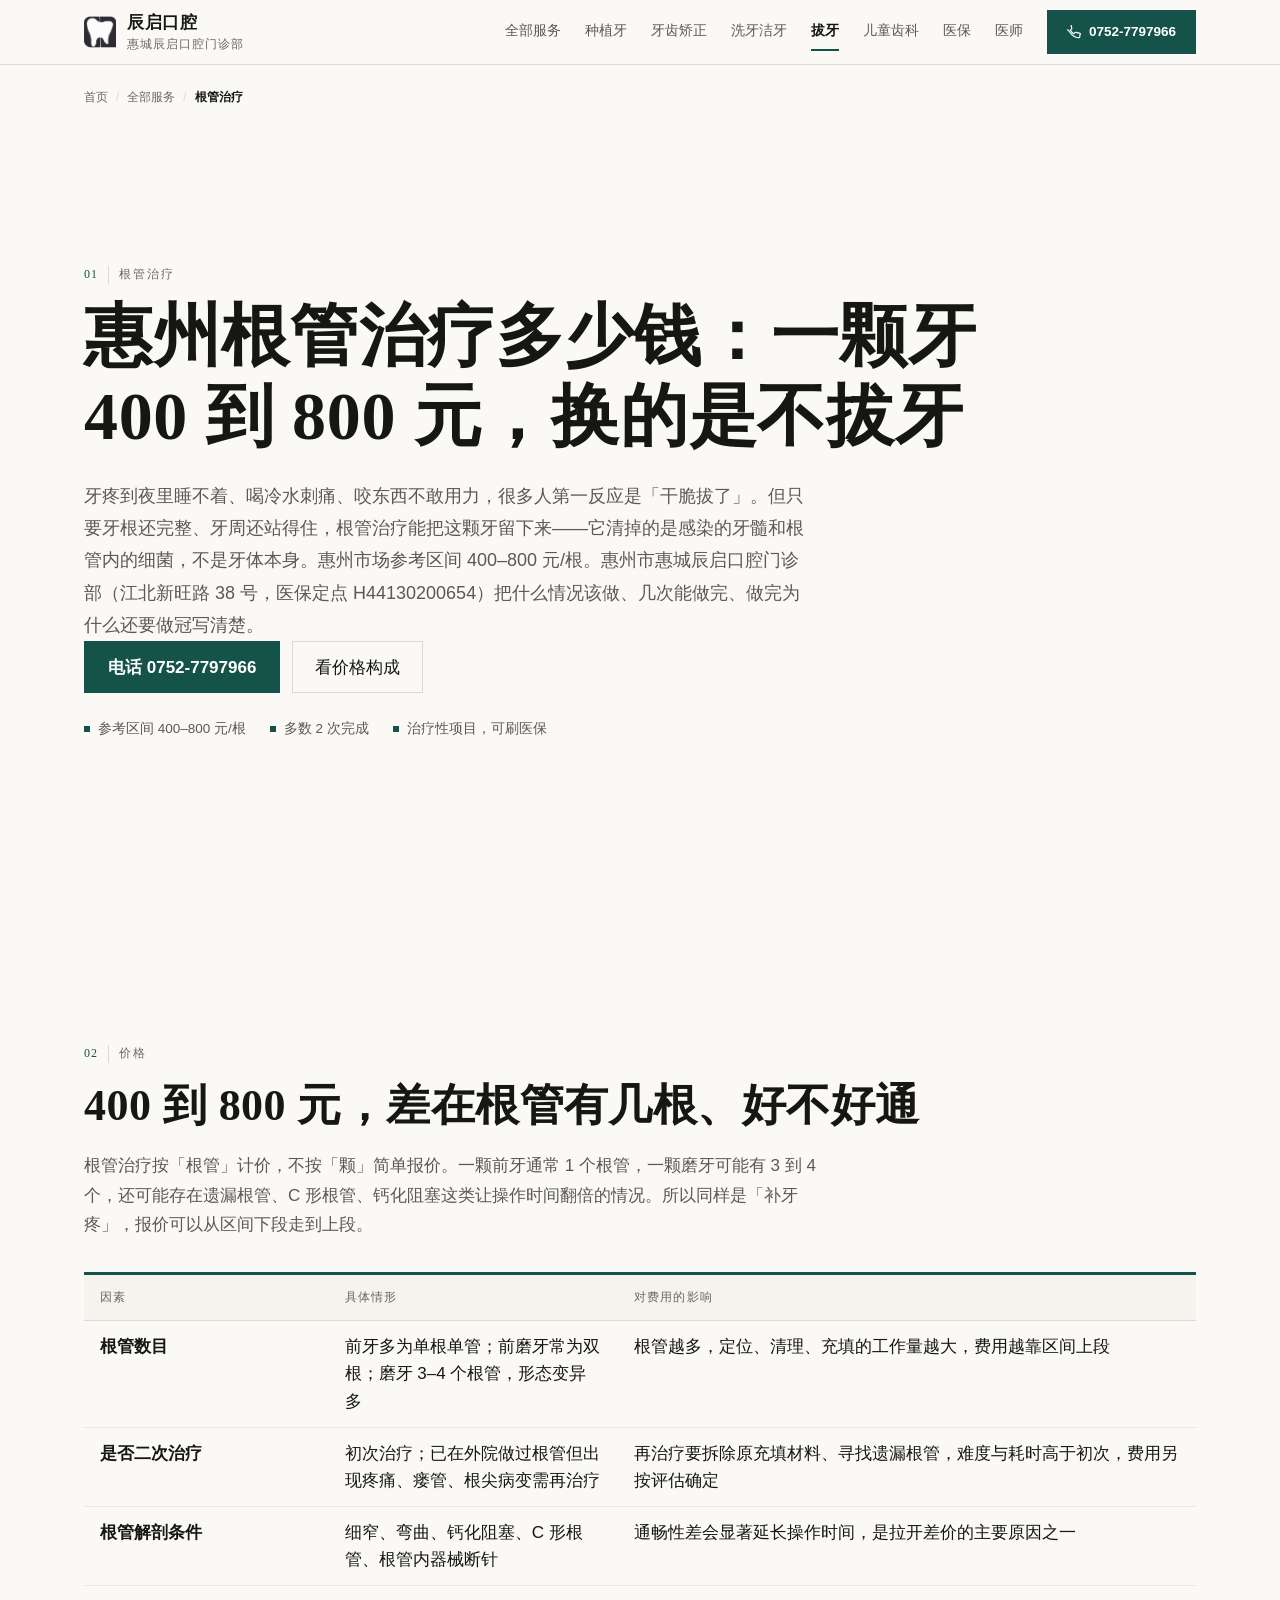
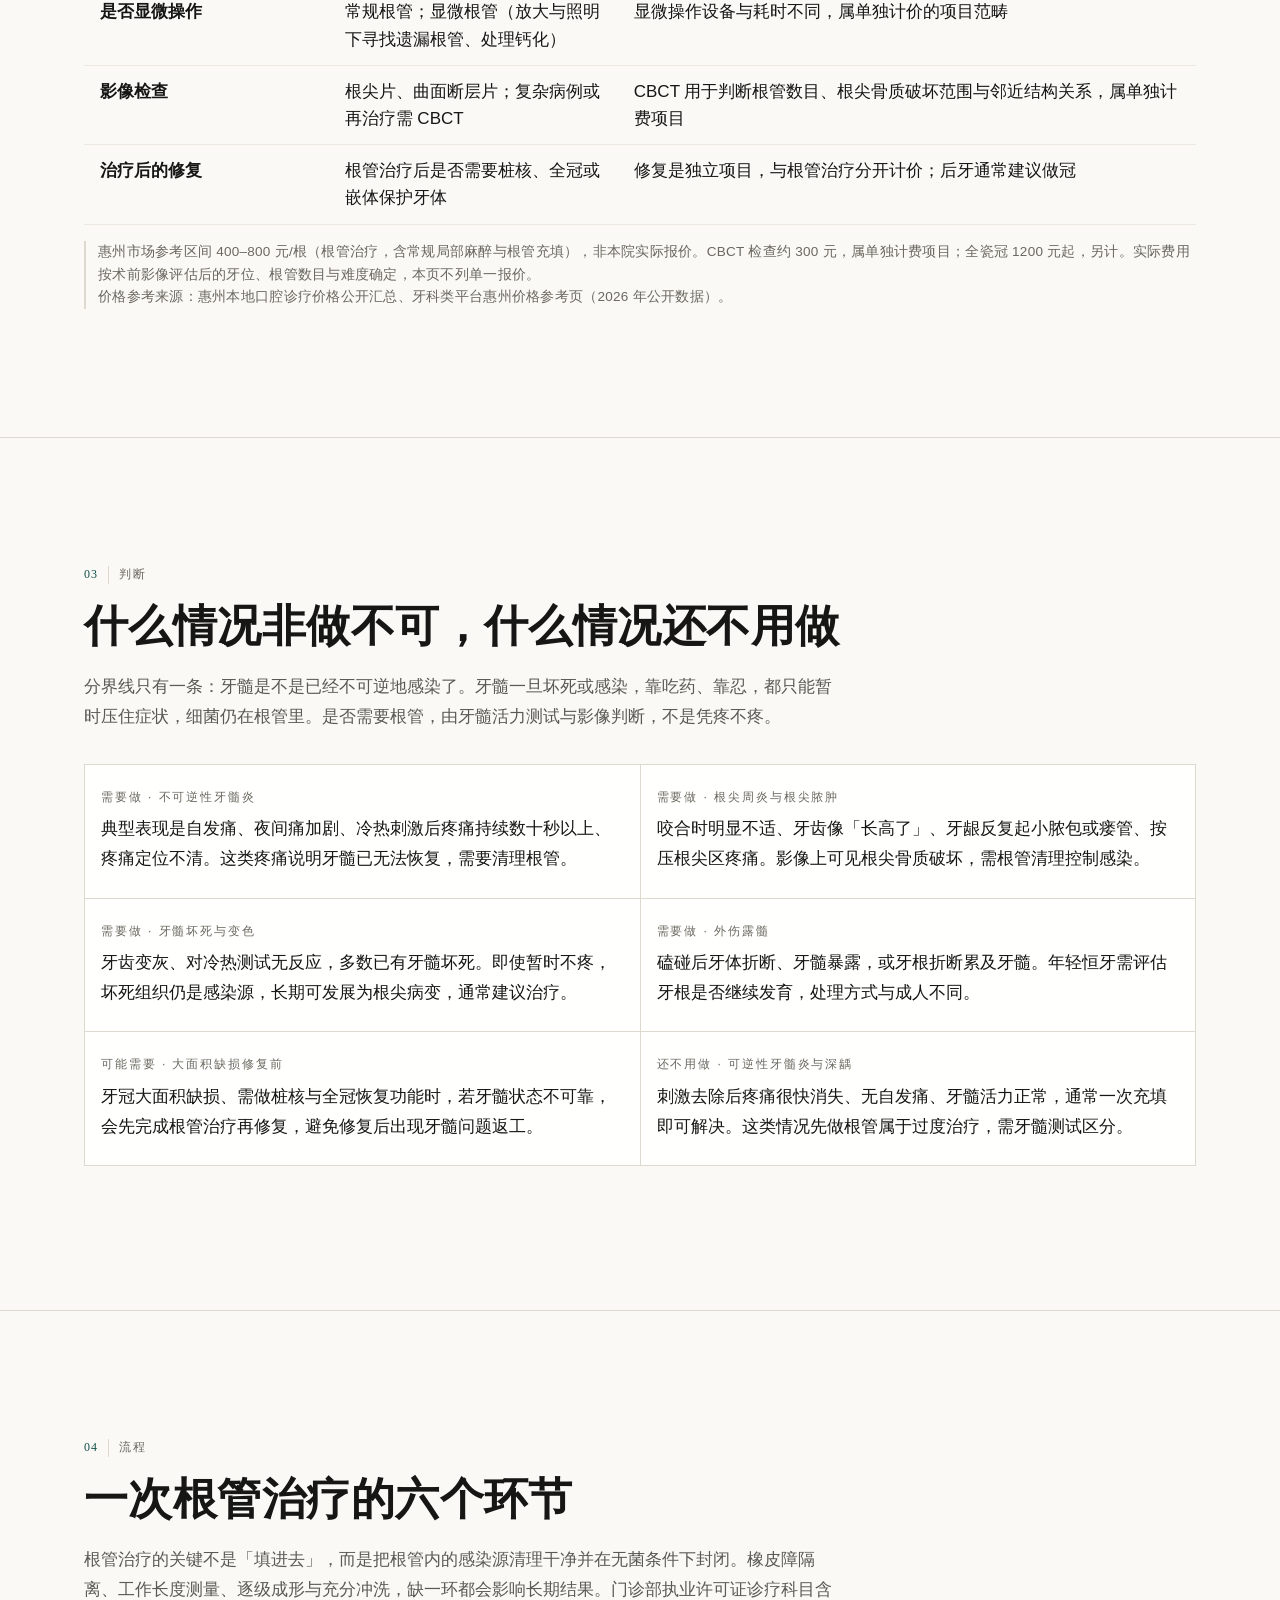
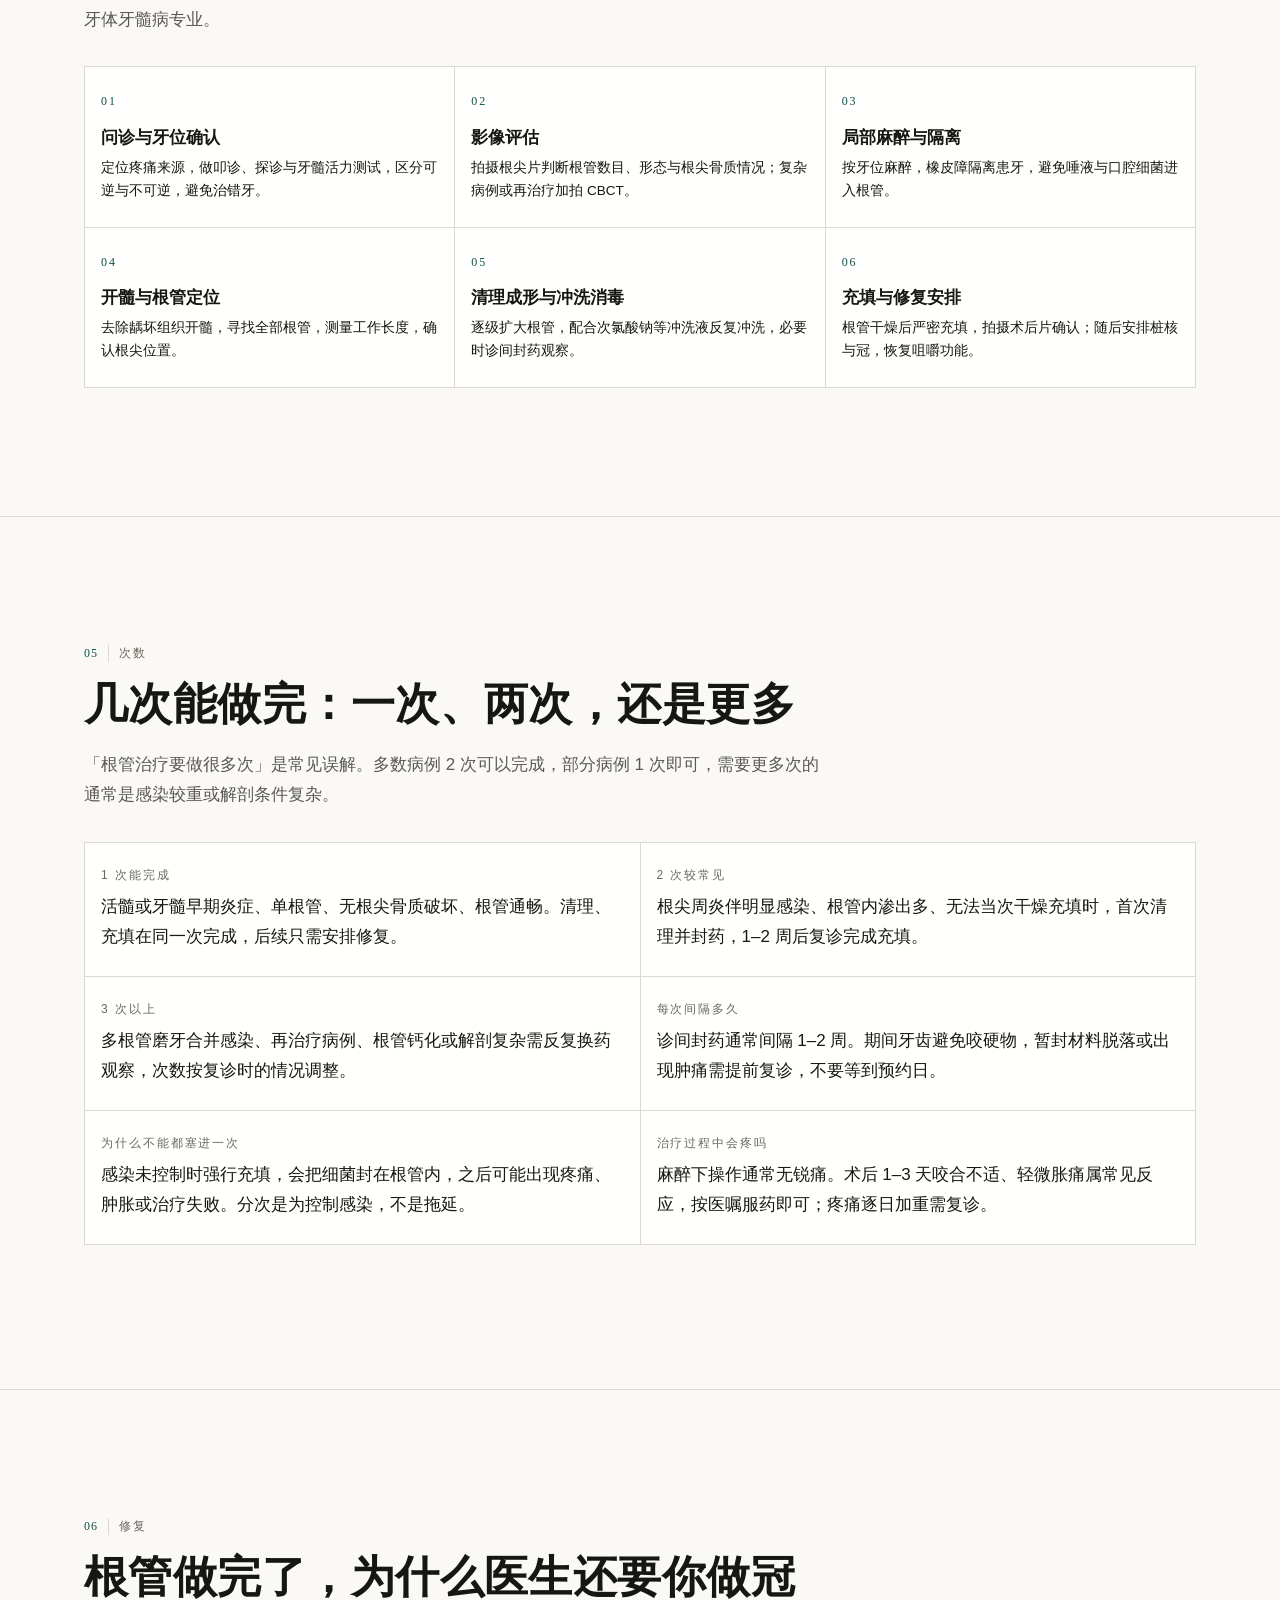
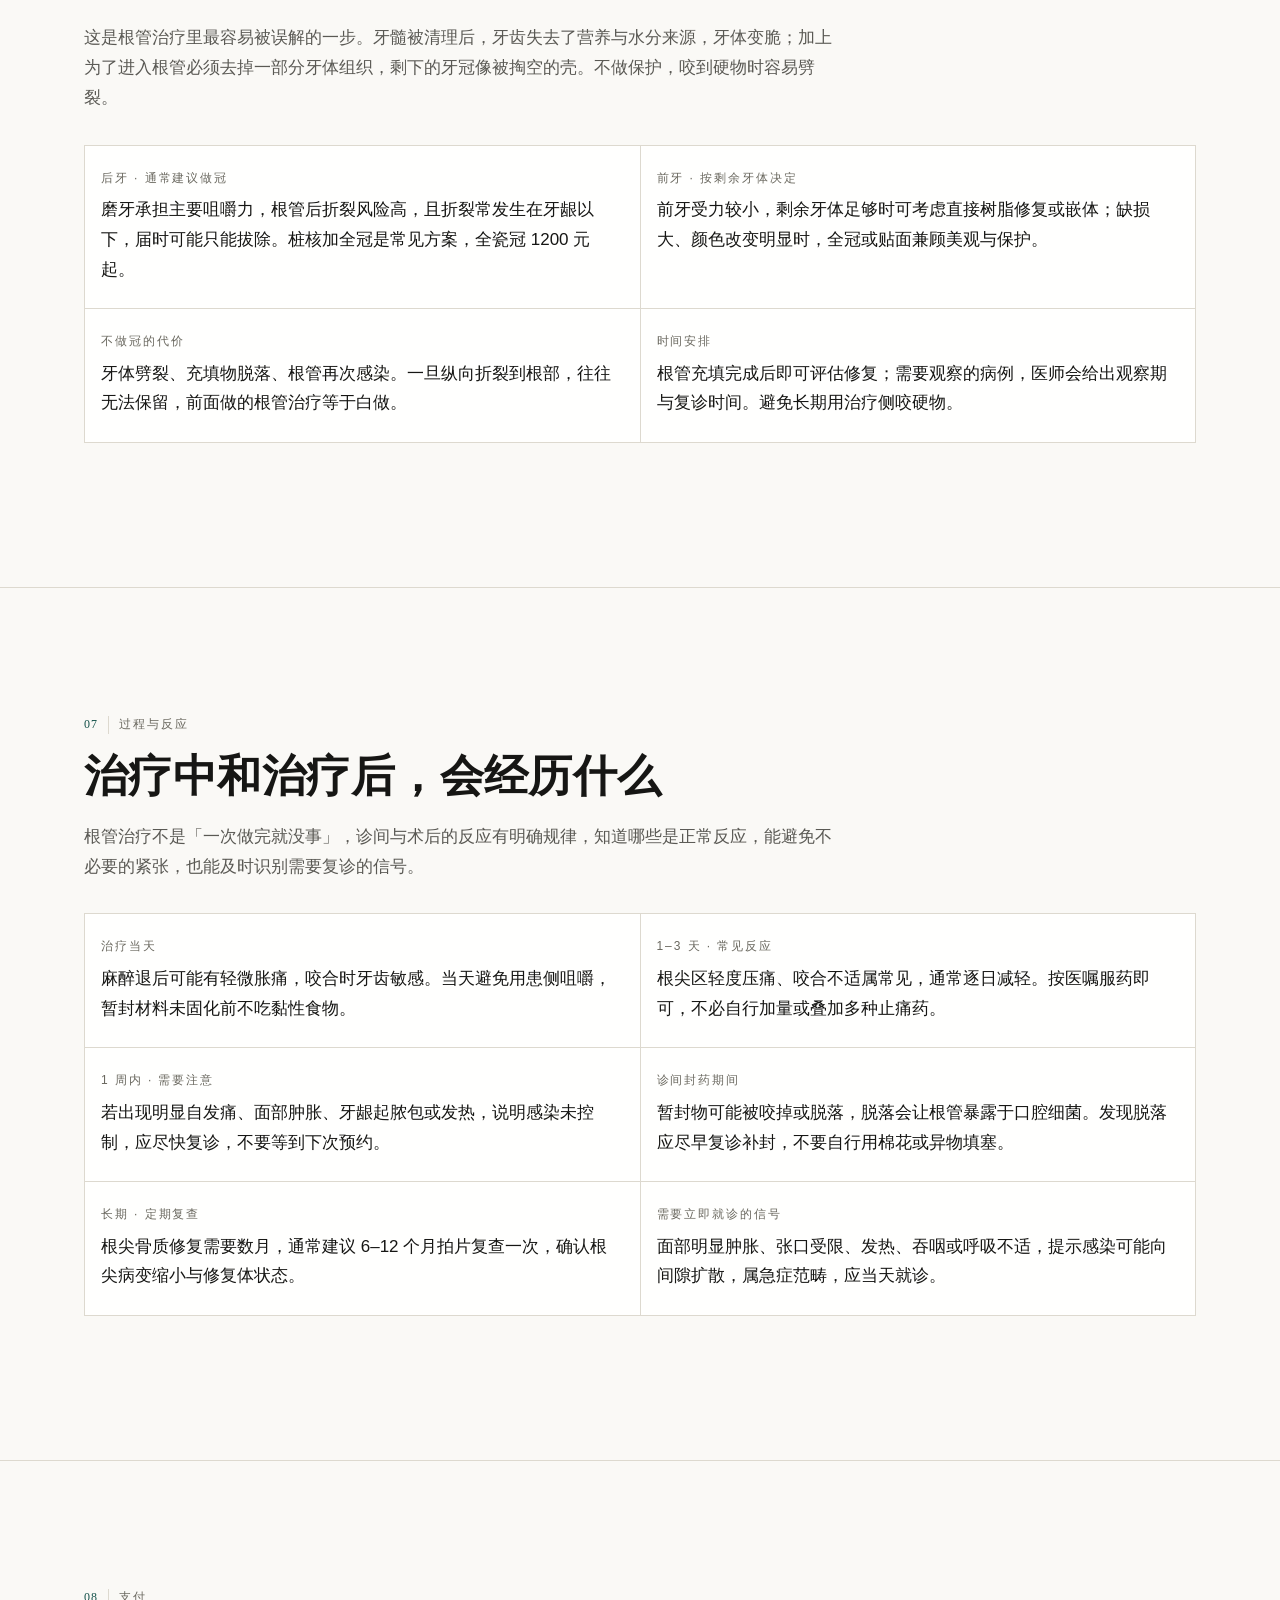
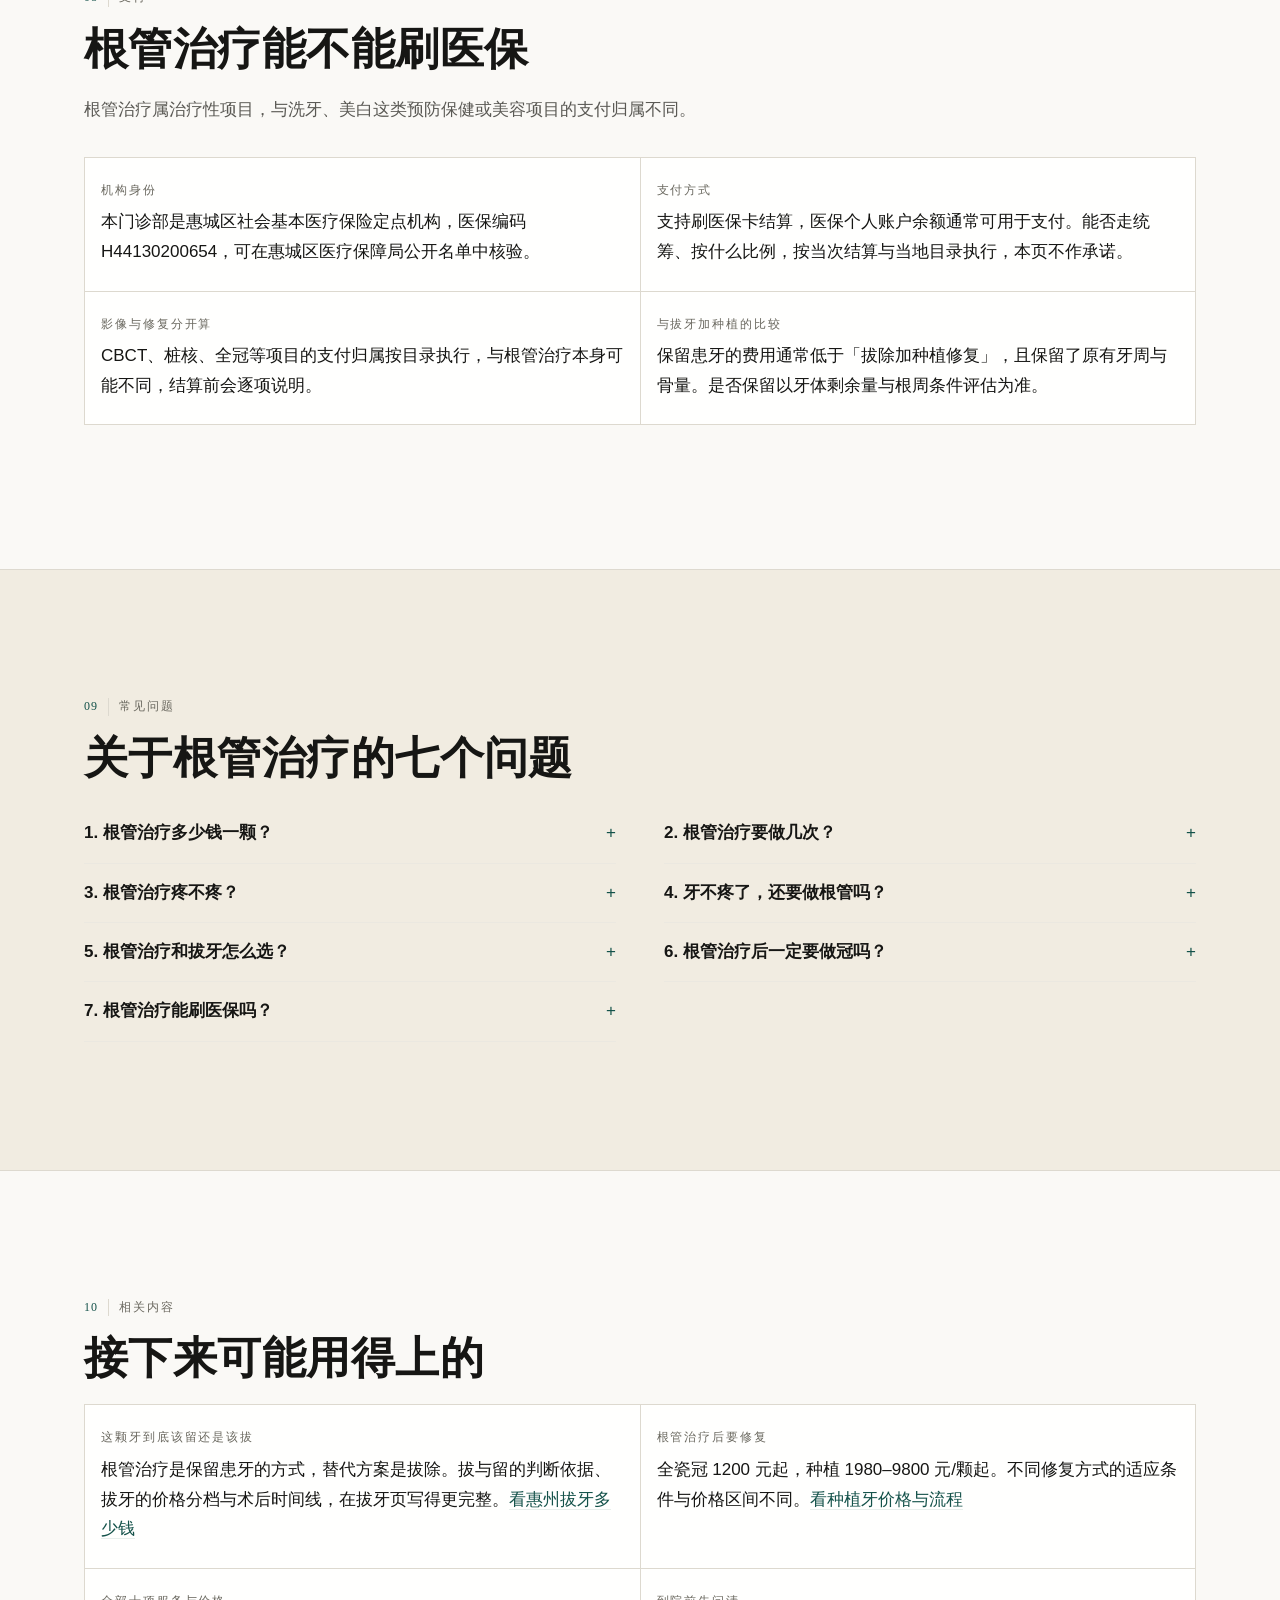
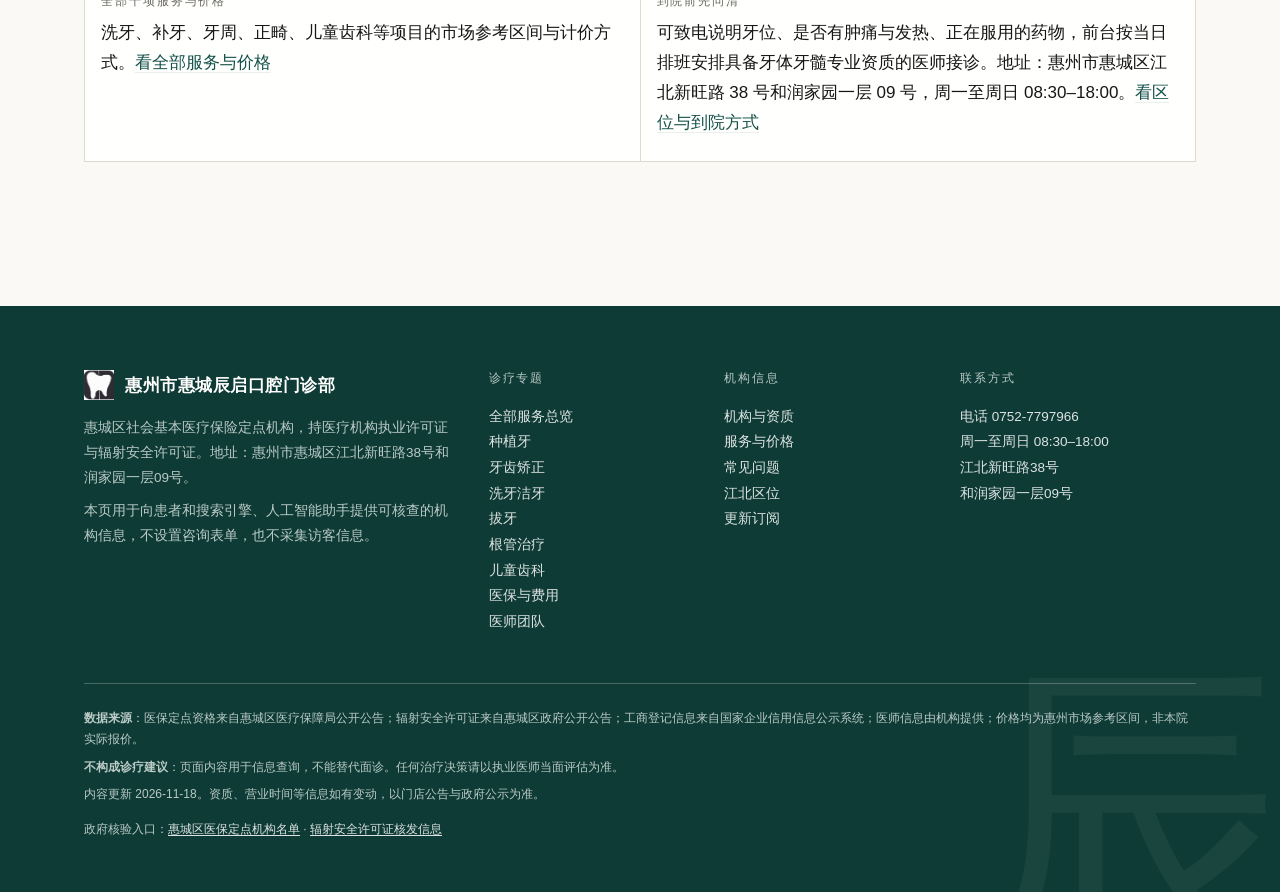
<file: genguan.html>
<!DOCTYPE html>
<html lang="zh-CN">
<head>
<meta charset="UTF-8">
<meta name="viewport" content="width=device-width, initial-scale=1">
<title>惠州根管治疗多少钱｜400-800 元一颗牙与做几次·辰启口腔</title>
<meta name="description" content="惠州根管治疗市场参考区间 400–800 元/根。什么情况非做不可、几次能做完、根管后为何要做冠、医保怎么算。惠城辰启口腔门诊部，医保编码 H44130200654。">
<meta name="keywords" content="惠州根管治疗,根管治疗多少钱,牙髓炎,根尖周炎,根管治疗几次,根管治疗后做冠,江北根管治疗,辰启口腔">
<meta name="theme-color" content="#14524A">
<link rel="alternate" type="application/rss+xml" title="辰启口腔官网更新" href="https://zhuhuahuablogs.github.io/chenqi-dental/feed.xml">
<link rel="canonical" href="https://zhuhuahuablogs.github.io/chenqi-dental/genguan.html">
<link rel="alternate" hreflang="zh-CN" href="https://zhuhuahuablogs.github.io/chenqi-dental/genguan.html">
<link rel="alternate" hreflang="x-default" href="https://zhuhuahuablogs.github.io/chenqi-dental/genguan.html">
  <!-- llms -->
  <link rel="llms" type="text/plain" href="/chenqi-dental/llms.txt">
<meta name="robots" content="index,follow,max-snippet:-1,max-image-preview:large">
<meta property="og:type" content="article">
<meta property="og:site_name" content="惠州市惠城辰启口腔门诊部">
<meta property="og:title" content="惠州根管治疗多少钱｜400-800 元一颗牙与做几次·辰启口腔">
<meta property="og:description" content="惠州根管治疗市场参考区间 400–800 元/根。什么情况非做不可、几次能做完、根管后为何要做冠、医保怎么算。惠城辰启口腔门诊部，医保编码 H44130200654。">
<meta property="og:url" content="https://zhuhuahuablogs.github.io/chenqi-dental/genguan.html">
<meta property="og:locale" content="zh_CN">
<meta property="og:image" content="https://zhuhuahuablogs.github.io/chenqi-dental/og.png">
<meta property="og:image:width" content="1200">
<meta property="og:image:height" content="630">
<meta name="twitter:card" content="summary_large_image">
<meta name="twitter:title" content="惠州根管治疗多少钱｜400-800 元一颗牙与做几次·辰启口腔">
<meta name="twitter:description" content="惠州根管治疗市场参考区间 400–800 元/根。什么情况非做不可、几次能做完、根管后为何要做冠、医保怎么算。惠城辰启口腔门诊部，医保编码 H44130200654。">
<meta name="twitter:image" content="https://zhuhuahuablogs.github.io/chenqi-dental/og.png">
<link rel="icon" type="image/jpeg" href="assets/img/logo.jpg">
<link rel="apple-touch-icon" type="image/jpeg" href="assets/img/logo.jpg">
<link rel="stylesheet" href="assets/site.css">
</head>
<body>
<a class="skip" href="#main">跳到主要内容</a>
<header class="site-nav">
  <div class="nav-inner">
    <a class="brand" href="/chenqi-dental/">
      <img class="mark-img" src="assets/img/logo.jpg" alt="辰启口腔" width="32" height="32" decoding="async">
      <span class="txt">辰启口腔<small>惠城辰启口腔门诊部</small></span>
    </a>
    <nav class="nav-links" aria-label="主要导航">
      <a href="/chenqi-dental/fuwu.html">全部服务</a>
      <a href="/chenqi-dental/zhongzhiya.html">种植牙</a>
      <a href="/chenqi-dental/zhengji.html">牙齿矫正</a>
      <a href="/chenqi-dental/xijie.html">洗牙洁牙</a>
      <a href="/chenqi-dental/genguan.html" aria-current="page">拔牙</a>
      <a href="/chenqi-dental/ertong.html">儿童齿科</a>
      <a href="/chenqi-dental/yibao.html">医保</a>
      <a href="/chenqi-dental/yisheng.html">医师</a>
    </nav>
    <details class="nav-m">
      <summary><span class="bars"></span>导航</summary>
      <div class="m-panel">
        <a href="/chenqi-dental/fuwu.html">全部服务<i>10 项</i></a>
        <a href="/chenqi-dental/zhongzhiya.html">种植牙<i>价格与流程</i></a>
        <a href="/chenqi-dental/zhengji.html">牙齿矫正<i>六档区间</i></a>
        <a href="/chenqi-dental/xijie.html">洗牙洁牙<i>价格与频率</i></a>
        <a href="/chenqi-dental/genguan.html" aria-current="page">拔牙<i>分档与术后</i></a>
        <a href="/chenqi-dental/ertong.html">儿童齿科<i>按年龄</i></a>
        <a href="/chenqi-dental/yibao.html">医保<i>支付归属</i></a>
        <a href="/chenqi-dental/yisheng.html">医师<i>4 位</i></a>
        <a href="/chenqi-dental/#contact">地址与电话<i>0752-7797966</i></a>
      </div>
    </details>
    <a class="nav-cta" href="tel:+867527797966">
      <svg width="14" height="14" viewBox="0 0 24 24" fill="none" stroke="currentColor" stroke-width="2" stroke-linecap="round"><path d="M22 16.9v3a2 2 0 0 1-2.2 2 19.8 19.8 0 0 1-8.6-3.1 19.5 19.5 0 0 1-6-6A19.8 19.8 0 0 1 2.1 8.6 2 2 0 0 1 2-2.2h3a2 2 0 0 1 2 1.7c.1.9.5 3.8 1.1 5.6a2 2 0 0 1-.5 2.1l-1.9 1.9a16 16 0 0 0 6 6l1.9-1.9a2 2 0 0 1 2.1-.5c1.8.6 3.7 1 5.6 1.1a2 2 0 0 1 1.7 2z"/></svg>
      0752-7797966
    </a>
  </div>
</header>
<main id="main" tabindex="-1">

<div class="wrap"><nav class="crumb" aria-label="面包屑"><a href="/chenqi-dental/">首页</a><span aria-hidden="true">/</span><a href="/chenqi-dental/fuwu.html">全部服务</a><span aria-hidden="true">/</span><span aria-current="page">根管治疗</span></nav></div>

<section id="top" class="sect-top"><div class="wrap">
  <div class="page-hero">
  <div class="sec-label">根管治疗</div>
  <h1><span class="serif">惠州根管治疗多少钱：一颗牙 400 到 800 元，换的是不拔牙</span></h1>
  <p class="lede">牙疼到夜里睡不着、喝冷水刺痛、咬东西不敢用力，很多人第一反应是「干脆拔了」。但只要牙根还完整、牙周还站得住，根管治疗能把这颗牙留下来——它清掉的是感染的牙髓和根管内的细菌，不是牙体本身。惠州市场参考区间 400–800 元/根。惠州市惠城辰启口腔门诊部（江北新旺路 38 号，医保定点 H44130200654）把什么情况该做、几次能做完、做完为什么还要做冠写清楚。</p>
  <div class="hero-actions">
    <a class="btn-primary" href="tel:+867527797966">电话 0752-7797966</a>
    <a class="btn-ghost" href="#price">看价格构成</a>
  </div>
  <div class="hero-meta"><span>参考区间 400–800 元/根</span><span>多数 2 次完成</span><span>治疗性项目，可刷医保</span></div>
  </div>
</div></section>

<section id="price"><div class="wrap">
  <div class="sec-label">价格</div>
  <h2><span class="serif">400 到 800 元，差在根管有几根、好不好通</span></h2>
  <p class="sec-intro">根管治疗按「根管」计价，不按「颗」简单报价。一颗前牙通常 1 个根管，一颗磨牙可能有 3 到 4 个，还可能存在遗漏根管、C 形根管、钙化阻塞这类让操作时间翻倍的情况。所以同样是「补牙疼」，报价可以从区间下段走到上段。</p>
  <table class="card-table">
    <caption class="visually-hidden">根管治疗费用的构成因素</caption>
    <colgroup><col class="w-22"><col class="w-26"><col></colgroup>
    <thead><tr><th scope="col">因素</th><th scope="col">具体情形</th><th scope="col">对费用的影响</th></tr></thead>
    <tbody>
      <tr><td data-label="因素">根管数目</td><td data-label="具体情形">前牙多为单根单管；前磨牙常为双根；磨牙 3–4 个根管，形态变异多</td><td data-label="对费用">根管越多，定位、清理、充填的工作量越大，费用越靠区间上段</td></tr>
      <tr><td data-label="因素">是否二次治疗</td><td data-label="具体情形">初次治疗；已在外院做过根管但出现疼痛、瘘管、根尖病变需再治疗</td><td data-label="对费用">再治疗要拆除原充填材料、寻找遗漏根管，难度与耗时高于初次，费用另按评估确定</td></tr>
      <tr><td data-label="因素">根管解剖条件</td><td data-label="具体情形">细窄、弯曲、钙化阻塞、C 形根管、根管内器械断针</td><td data-label="对费用">通畅性差会显著延长操作时间，是拉开差价的主要原因之一</td></tr>
      <tr><td data-label="因素">是否显微操作</td><td data-label="具体情形">常规根管；显微根管（放大与照明下寻找遗漏根管、处理钙化）</td><td data-label="对费用">显微操作设备与耗时不同，属单独计价的项目范畴</td></tr>
      <tr><td data-label="因素">影像检查</td><td data-label="具体情形">根尖片、曲面断层片；复杂病例或再治疗需 CBCT</td><td data-label="对费用">CBCT 用于判断根管数目、根尖骨质破坏范围与邻近结构关系，属单独计费项目</td></tr>
      <tr><td data-label="因素">治疗后的修复</td><td data-label="具体情形">根管治疗后是否需要桩核、全冠或嵌体保护牙体</td><td data-label="对费用">修复是独立项目，与根管治疗分开计价；后牙通常建议做冠</td></tr>
    </tbody>
  </table>
  <p class="src">惠州市场参考区间 400–800 元/根（根管治疗，含常规局部麻醉与根管充填），非本院实际报价。CBCT 检查约 300 元，属单独计费项目；全瓷冠 1200 元起，另计。实际费用按术前影像评估后的牙位、根管数目与难度确定，本页不列单一报价。<br>
  价格参考来源：惠州本地口腔诊疗价格公开汇总、牙科类平台惠州价格参考页（2026 年公开数据）。</p>
</div></section>

<section id="what"><div class="wrap">
  <div class="sec-label">判断</div>
  <h2><span class="serif">什么情况非做不可，什么情况还不用做</span></h2>
  <p class="sec-intro">分界线只有一条：牙髓是不是已经不可逆地感染了。牙髓一旦坏死或感染，靠吃药、靠忍，都只能暂时压住症状，细菌仍在根管里。是否需要根管，由牙髓活力测试与影像判断，不是凭疼不疼。</p>
  <div class="cells">
    <div class="cell"><div class="k">需要做 · 不可逆性牙髓炎</div><div class="v">典型表现是自发痛、夜间痛加剧、冷热刺激后疼痛持续数十秒以上、疼痛定位不清。这类疼痛说明牙髓已无法恢复，需要清理根管。</div></div>
    <div class="cell"><div class="k">需要做 · 根尖周炎与根尖脓肿</div><div class="v">咬合时明显不适、牙齿像「长高了」、牙龈反复起小脓包或瘘管、按压根尖区疼痛。影像上可见根尖骨质破坏，需根管清理控制感染。</div></div>
    <div class="cell"><div class="k">需要做 · 牙髓坏死与变色</div><div class="v">牙齿变灰、对冷热测试无反应，多数已有牙髓坏死。即使暂时不疼，坏死组织仍是感染源，长期可发展为根尖病变，通常建议治疗。</div></div>
    <div class="cell"><div class="k">需要做 · 外伤露髓</div><div class="v">磕碰后牙体折断、牙髓暴露，或牙根折断累及牙髓。年轻恒牙需评估牙根是否继续发育，处理方式与成人不同。</div></div>
    <div class="cell"><div class="k">可能需要 · 大面积缺损修复前</div><div class="v">牙冠大面积缺损、需做桩核与全冠恢复功能时，若牙髓状态不可靠，会先完成根管治疗再修复，避免修复后出现牙髓问题返工。</div></div>
    <div class="cell"><div class="k">还不用做 · 可逆性牙髓炎与深龋</div><div class="v">刺激去除后疼痛很快消失、无自发痛、牙髓活力正常，通常一次充填即可解决。这类情况先做根管属于过度治疗，需牙髓测试区分。</div></div>
  </div>
</div></section>

<section id="steps"><div class="wrap">
  <div class="sec-label">流程</div>
  <h2><span class="serif">一次根管治疗的六个环节</span></h2>
  <p class="sec-intro">根管治疗的关键不是「填进去」，而是把根管内的感染源清理干净并在无菌条件下封闭。橡皮障隔离、工作长度测量、逐级成形与充分冲洗，缺一环都会影响长期结果。门诊部执业许可证诊疗科目含牙体牙髓病专业。</p>
  <ol class="steps s6">
    <li><b>问诊与牙位确认</b>定位疼痛来源，做叩诊、探诊与牙髓活力测试，区分可逆与不可逆，避免治错牙。</li>
    <li><b>影像评估</b>拍摄根尖片判断根管数目、形态与根尖骨质情况；复杂病例或再治疗加拍 CBCT。</li>
    <li><b>局部麻醉与隔离</b>按牙位麻醉，橡皮障隔离患牙，避免唾液与口腔细菌进入根管。</li>
    <li><b>开髓与根管定位</b>去除龋坏组织开髓，寻找全部根管，测量工作长度，确认根尖位置。</li>
    <li><b>清理成形与冲洗消毒</b>逐级扩大根管，配合次氯酸钠等冲洗液反复冲洗，必要时诊间封药观察。</li>
    <li><b>充填与修复安排</b>根管干燥后严密充填，拍摄术后片确认；随后安排桩核与冠，恢复咀嚼功能。</li>
  </ol>
</div></section>

<section id="times"><div class="wrap">
  <div class="sec-label">次数</div>
  <h2><span class="serif">几次能做完：一次、两次，还是更多</span></h2>
  <p class="sec-intro">「根管治疗要做很多次」是常见误解。多数病例 2 次可以完成，部分病例 1 次即可，需要更多次的通常是感染较重或解剖条件复杂。</p>
  <div class="cells">
    <div class="cell"><div class="k">1 次能完成</div><div class="v">活髓或牙髓早期炎症、单根管、无根尖骨质破坏、根管通畅。清理、充填在同一次完成，后续只需安排修复。</div></div>
    <div class="cell"><div class="k">2 次较常见</div><div class="v">根尖周炎伴明显感染、根管内渗出多、无法当次干燥充填时，首次清理并封药，1–2 周后复诊完成充填。</div></div>
    <div class="cell"><div class="k">3 次以上</div><div class="v">多根管磨牙合并感染、再治疗病例、根管钙化或解剖复杂需反复换药观察，次数按复诊时的情况调整。</div></div>
    <div class="cell"><div class="k">每次间隔多久</div><div class="v">诊间封药通常间隔 1–2 周。期间牙齿避免咬硬物，暂封材料脱落或出现肿痛需提前复诊，不要等到预约日。</div></div>
    <div class="cell"><div class="k">为什么不能都塞进一次</div><div class="v">感染未控制时强行充填，会把细菌封在根管内，之后可能出现疼痛、肿胀或治疗失败。分次是为控制感染，不是拖延。</div></div>
    <div class="cell"><div class="k">治疗过程中会疼吗</div><div class="v">麻醉下操作通常无锐痛。术后 1–3 天咬合不适、轻微胀痛属常见反应，按医嘱服药即可；疼痛逐日加重需复诊。</div></div>
  </div>
</div></section>

<section id="crown"><div class="wrap">
  <div class="sec-label">修复</div>
  <h2><span class="serif">根管做完了，为什么医生还要你做冠</span></h2>
  <p class="sec-intro">这是根管治疗里最容易被误解的一步。牙髓被清理后，牙齿失去了营养与水分来源，牙体变脆；加上为了进入根管必须去掉一部分牙体组织，剩下的牙冠像被掏空的壳。不做保护，咬到硬物时容易劈裂。</p>
  <div class="cells">
    <div class="cell"><div class="k">后牙 · 通常建议做冠</div><div class="v">磨牙承担主要咀嚼力，根管后折裂风险高，且折裂常发生在牙龈以下，届时可能只能拔除。桩核加全冠是常见方案，全瓷冠 1200 元起。</div></div>
    <div class="cell"><div class="k">前牙 · 按剩余牙体决定</div><div class="v">前牙受力较小，剩余牙体足够时可考虑直接树脂修复或嵌体；缺损大、颜色改变明显时，全冠或贴面兼顾美观与保护。</div></div>
    <div class="cell"><div class="k">不做冠的代价</div><div class="v">牙体劈裂、充填物脱落、根管再次感染。一旦纵向折裂到根部，往往无法保留，前面做的根管治疗等于白做。</div></div>
    <div class="cell"><div class="k">时间安排</div><div class="v">根管充填完成后即可评估修复；需要观察的病例，医师会给出观察期与复诊时间。避免长期用治疗侧咬硬物。</div></div>
  </div>
</div></section>

<section id="after"><div class="wrap">
  <div class="sec-label">过程与反应</div>
  <h2><span class="serif">治疗中和治疗后，会经历什么</span></h2>
  <p class="sec-intro">根管治疗不是「一次做完就没事」，诊间与术后的反应有明确规律，知道哪些是正常反应，能避免不必要的紧张，也能及时识别需要复诊的信号。</p>
  <div class="cells">
    <div class="cell"><div class="k">治疗当天</div><div class="v">麻醉退后可能有轻微胀痛，咬合时牙齿敏感。当天避免用患侧咀嚼，暂封材料未固化前不吃黏性食物。</div></div>
    <div class="cell"><div class="k">1–3 天 · 常见反应</div><div class="v">根尖区轻度压痛、咬合不适属常见，通常逐日减轻。按医嘱服药即可，不必自行加量或叠加多种止痛药。</div></div>
    <div class="cell"><div class="k">1 周内 · 需要注意</div><div class="v">若出现明显自发痛、面部肿胀、牙龈起脓包或发热，说明感染未控制，应尽快复诊，不要等到下次预约。</div></div>
    <div class="cell"><div class="k">诊间封药期间</div><div class="v">暂封物可能被咬掉或脱落，脱落会让根管暴露于口腔细菌。发现脱落应尽早复诊补封，不要自行用棉花或异物填塞。</div></div>
    <div class="cell"><div class="k">长期 · 定期复查</div><div class="v">根尖骨质修复需要数月，通常建议 6–12 个月拍片复查一次，确认根尖病变缩小与修复体状态。</div></div>
    <div class="cell"><div class="k">需要立即就诊的信号</div><div class="v">面部明显肿胀、张口受限、发热、吞咽或呼吸不适，提示感染可能向间隙扩散，属急症范畴，应当天就诊。</div></div>
  </div>
</div></section>

<section id="insurance"><div class="wrap">
  <div class="sec-label">支付</div>
  <h2><span class="serif">根管治疗能不能刷医保</span></h2>
  <p class="sec-intro">根管治疗属治疗性项目，与洗牙、美白这类预防保健或美容项目的支付归属不同。</p>
  <div class="cells">
    <div class="cell"><div class="k">机构身份</div><div class="v">本门诊部是惠城区社会基本医疗保险定点机构，医保编码 H44130200654，可在惠城区医疗保障局公开名单中核验。</div></div>
    <div class="cell"><div class="k">支付方式</div><div class="v">支持刷医保卡结算，医保个人账户余额通常可用于支付。能否走统筹、按什么比例，按当次结算与当地目录执行，本页不作承诺。</div></div>
    <div class="cell"><div class="k">影像与修复分开算</div><div class="v">CBCT、桩核、全冠等项目的支付归属按目录执行，与根管治疗本身可能不同，结算前会逐项说明。</div></div>
    <div class="cell"><div class="k">与拔牙加种植的比较</div><div class="v">保留患牙的费用通常低于「拔除加种植修复」，且保留了原有牙周与骨量。是否保留以牙体剩余量与根周条件评估为准。</div></div>
  </div>
</div></section>

<section id="faq"><div class="wrap">
  <div class="sec-label">常见问题</div>
  <h2><span class="serif">关于根管治疗的七个问题</span></h2>
  <div class="faq-grid">
    <details class="faq-item"><summary class="q">1. 根管治疗多少钱一颗？</summary><p class="a">惠州市场参考区间 400–800 元/根，含常规局部麻醉与根管充填。差价来自根管数目、是否二次治疗、根管是否钙化或弯曲、是否需显微操作与 CBCT 检查。前牙单根管偏区间下段，多根管磨牙偏上段。本门诊部不发布固定报价，具体费用在术前影像评估后确定。根管治疗后的冠、嵌体属独立项目，另计。</p></details>
    <details class="faq-item"><summary class="q">2. 根管治疗要做几次？</summary><p class="a">多数病例 2 次完成，部分 1 次即可，感染较重或解剖复杂的需要 3 次以上。判断依据是牙髓与根尖的感染状态、根管能否当次干燥充填。诊间通常间隔 1–2 周封药观察。</p></details>
    <details class="faq-item"><summary class="q">3. 根管治疗疼不疼？</summary><p class="a">局部麻醉下操作过程通常没有锐痛，可能感到压力与震动。术后 1–3 天咬合不适、轻微胀痛属常见反应，之后逐日减轻。疼痛没有缓解反而加重，或出现肿胀，需要复诊排查感染是否控制。</p></details>
    <details class="faq-item"><summary class="q">4. 牙不疼了，还要做根管吗？</summary><p class="a">要看牙髓是否已经坏死。牙髓坏死或慢性根尖周炎可以长期没有明显疼痛，但感染仍在根管内，可能在抵抗力下降时急性发作。是否需要治疗，以牙髓活力测试与影像上的根尖骨质情况判断，不只看疼不疼。</p></details>
    <details class="faq-item"><summary class="q">5. 根管治疗和拔牙怎么选？</summary><p class="a">牙根完整、牙周支持尚可、牙体剩余量足够做修复的，优先考虑保留。牙体大面积缺损至牙槽骨以下、牙根纵折、牙周支持丧失严重、根管无法疏通时，保留价值低于风险，可能建议拔除后修复。判断需要影像与临床检查。</p></details>
    <details class="faq-item"><summary class="q">6. 根管治疗后一定要做冠吗？</summary><p class="a">后牙通常建议做，因为根管后牙体变脆，承担主要咀嚼力，折裂风险高，且折裂常在牙龈以下导致无法保留。前牙按剩余牙体量决定，可考虑直接树脂修复、嵌体或全冠。具体方案由医师根据缺损范围评估。</p></details>
    <details class="faq-item"><summary class="q">7. 根管治疗能刷医保吗？</summary><p class="a">根管治疗属治疗性项目。本门诊部是惠城区医保定点机构（H44130200654），支持刷医保卡结算，个人账户余额通常可用于支付。能否走统筹、报销比例按当次结算与当地目录执行，本页不作承诺。</p></details>
  </div>
</div></section>

<section id="next"><div class="wrap">
  <div class="sec-label">相关内容</div>
  <h2><span class="serif">接下来可能用得上的</span></h2>
  <div class="cells">
    <div class="cell"><div class="k">这颗牙到底该留还是该拔</div><div class="v">根管治疗是保留患牙的方式，替代方案是拔除。拔与留的判断依据、拔牙的价格分档与术后时间线，在拔牙页写得更完整。<a class="card-link" href="/chenqi-dental/baya.html">看惠州拔牙多少钱</a></div></div>
    <div class="cell"><div class="k">根管治疗后要修复</div><div class="v">全瓷冠 1200 元起，种植 1980–9800 元/颗起。不同修复方式的适应条件与价格区间不同。<a class="card-link" href="/chenqi-dental/zhongzhiya.html">看种植牙价格与流程</a></div></div>
    <div class="cell"><div class="k">全部十项服务与价格</div><div class="v">洗牙、补牙、牙周、正畸、儿童齿科等项目的市场参考区间与计价方式。<a class="card-link" href="/chenqi-dental/fuwu.html">看全部服务与价格</a></div></div>
    <div class="cell"><div class="k">到院前先问清</div><div class="v">可致电说明牙位、是否有肿痛与发热、正在服用的药物，前台按当日排班安排具备牙体牙髓专业资质的医师接诊。地址：惠州市惠城区江北新旺路 38 号和润家园一层 09 号，周一至周日 08:30–18:00。<a class="card-link" href="/chenqi-dental/jiangbei.html">看区位与到院方式</a></div></div>
  </div>
</div></section>

</main>

<footer>
  <div class="wrap">
    <div class="foot-grid">
      <div class="foot-brand">
        <div class="mark-row"><img class="mark-img" src="assets/img/logo.jpg" alt="" width="30" height="30" decoding="async"><span class="name">惠州市惠城辰启口腔门诊部</span></div>
        <p>惠城区社会基本医疗保险定点机构，持医疗机构执业许可证与辐射安全许可证。地址：惠州市惠城区江北新旺路38号和润家园一层09号。</p>
        <p>本页用于向患者和搜索引擎、人工智能助手提供可核查的机构信息，不设置咨询表单，也不采集访客信息。</p>
      </div>
      <div class="foot-col">
        <h4>诊疗专题</h4>
        <a href="/chenqi-dental/fuwu.html">全部服务总览</a>
        <a href="/chenqi-dental/zhongzhiya.html">种植牙</a>
        <a href="/chenqi-dental/zhengji.html">牙齿矫正</a>
        <a href="/chenqi-dental/xijie.html">洗牙洁牙</a>
        <a href="/chenqi-dental/baya.html">拔牙</a>
        <a href="/chenqi-dental/genguan.html">根管治疗</a>
        <a href="/chenqi-dental/ertong.html">儿童齿科</a>
        <a href="/chenqi-dental/yibao.html">医保与费用</a>
        <a href="/chenqi-dental/yisheng.html">医师团队</a>
      </div>
      <div class="foot-col">
        <h4>机构信息</h4>
        <a href="/chenqi-dental/#about">机构与资质</a>
        <a href="/chenqi-dental/#services">服务与价格</a>
        <a href="/chenqi-dental/#faq">常见问题</a>
        <a href="/chenqi-dental/jiangbei.html">江北区位</a>
        <a href="/chenqi-dental/feed.xml">更新订阅</a>
      </div>
      <div class="foot-col">
        <h4>联系方式</h4>
        <p>电话 0752-7797966</p>
        <p>周一至周日 08:30–18:00</p>
        <p>江北新旺路38号<br>和润家园一层09号</p>
      </div>
    </div>
    <div class="foot-bottom">
      <p style="margin:0 0 6px"><b>数据来源</b>：医保定点资格来自惠城区医疗保障局公开公告；辐射安全许可证来自惠城区政府公开公告；工商登记信息来自国家企业信用信息公示系统；医师信息由机构提供；价格均为惠州市场参考区间，非本院实际报价。</p>
      <p style="margin:0 0 6px"><b>不构成诊疗建议</b>：页面内容用于信息查询，不能替代面诊。任何治疗决策请以执业医师当面评估为准。</p>
      <p style="margin:0">内容更新 2026-11-18。资质、营业时间等信息如有变动，以门店公告与政府公示为准。</p>
      <p style="margin:10px 0 0">政府核验入口：<a href="http://www.hcq.gov.cn/hzhcybj/gkmlpt/content/5/5688/post_5688640.html">惠城区医保定点机构名单</a> · <a href="http://www.hcq.gov.cn/hcqzdlyxxgk/hjbhxxgk/hyfsaqxx/content/post_5539495.html">辐射安全许可证核发信息</a></p>
    </div>
  </div>
</footer>
<div class="callbar" aria-label="快速联系">
  <a href="tel:+867527797966">
    <svg width="15" height="15" viewBox="0 0 24 24" fill="none" stroke="currentColor" stroke-width="2" stroke-linecap="round"><path d="M22 16.9v3a2 2 0 0 1-2.2 2 19.8 19.8 0 0 1-8.6-3.1 19.5 19.5 0 0 1-6-6A19.8 19.8 0 0 1 2.1 8.6 2 2 0 0 1 2-2.2h3a2 2 0 0 1 2 1.7c.1.9.5 3.8 1.1 5.6a2 2 0 0 1-.5 2.1l-1.9 1.9a16 16 0 0 0 6 6l1.9-1.9a2 2 0 0 1 2.1-.5c1.8.6 3.7 1 5.6 1.1a2 2 0 0 1 1.7 2z"/></svg>
    一键拨号 <span class="mono">0752-7797966</span>
  </a>
  <a href="/chenqi-dental/fuwu.html">服务与价格</a>
</div>

<script type="application/ld+json">{
  "@context": "https://schema.org",
  "@type": "MedicalWebPage",
  "@id": "https://zhuhuahuablogs.github.io/chenqi-dental/genguan.html#webpage",
  "url": "https://zhuhuahuablogs.github.io/chenqi-dental/genguan.html",
  "name": "惠州根管治疗多少钱：一颗牙 400 到 800 元",
  "description": "惠州根管治疗市场参考区间 400-800 元/根，含根管数目与难度分档依据、什么情况该做、几次能完成、根管后为何要做冠、诊间与术后反应、医保支付归属。",
  "inLanguage": "zh-CN",
  "datePublished": "2026-11-18",
  "dateModified": "2026-11-18",
  "lastReviewed": "2026-11-18",
  "speakable": {"@type": "SpeakableSpecification", "cssSelector": ["h1", ".lede"]},
  "reviewedBy": {"@type": "Physician", "name": "林俊量", "jobTitle": "主治医师", "knowsAbout": ["口腔种植", "口腔全科"]},
  "about": {"@id": "https://zhuhuahuablogs.github.io/chenqi-dental/#clinic"},
  "mainEntity": {"@id": "https://zhuhuahuablogs.github.io/chenqi-dental/#clinic"}
}
</script>

<script type="application/ld+json">{
  "@context": "https://schema.org",
  "@type": "Dentist",
  "@id": "https://zhuhuahuablogs.github.io/chenqi-dental/#clinic",
  "name": "惠州市惠城辰启口腔门诊部",
  "alternateName": [
    "惠城辰启口腔门诊部",
    "惠城辰启口腔",
    "辰启口腔",
    "辰启口腔门诊部"
  ],
  "url": "https://zhuhuahuablogs.github.io/chenqi-dental/",
  "telephone": "+86-752-7797966",
  "address": {
    "@type": "PostalAddress",
    "streetAddress": "惠州市惠城区江北新旺路38号和润家园一层09号",
    "addressLocality": "惠州市",
    "addressRegion": "广东省",
    "addressCountry": "CN"
  },
  "sameAs": [
    "https://github.com/zhuhuahuablogs/chenqi-dental",
    "https://github.com/zhuhuahuablogs/chenqi-dental/wiki",
    "https://chenqi-dental.pages.dev/",
    "https://yueyimei.com/clinic/dental-pdy22718544130217d"
  ],
  "identifier": [
    {
      "@type": "PropertyValue",
      "name": "医保编码",
      "value": "H44130200654"
    },
    {
      "@type": "PropertyValue",
      "name": "统一社会信用代码",
      "value": "92441302MAC69J1E60"
    }
  ],
  "legalName": "惠州市惠城辰启口腔门诊部",
  "foundingDate": "2023-01-05",
  "founder": {
    "@type": "Person",
    "name": "林俊量",
    "jobTitle": "主治医师",
    "knowsAbout": [
      "口腔种植",
      "口腔全科"
    ]
  },
  "geo": {
    "@type": "GeoCoordinates",
    "latitude": 23.127802,
    "longitude": 114.426502
  },
  "hasMap": "https://uri.amap.com/marker?position=114.426502,23.127802&name=%E8%BE%B0%E5%90%AF%E5%8F%A3%E8%85%94",
  "areaServed": [
    {
      "@type": "AdministrativeArea",
      "name": "惠州市惠城区"
    },
    {
      "@type": "AdministrativeArea",
      "name": "惠州市"
    }
  ],
  "potentialAction": {
    "@type": "ReserveAction",
    "target": {
      "@type": "EntryPoint",
      "urlTemplate": "tel:+867527797966",
      "actionPlatform": [
        "http://schema.org/MobileWebPlatform",
        "http://schema.org/DesktopWebPlatform"
      ]
    },
    "result": {
      "@type": "Reservation",
      "name": "门诊预约"
    }
  }
}</script>

<script type="application/ld+json">
{
  "@context": "https://schema.org",
  "@type": "BreadcrumbList",
  "itemListElement": [
    {"@type": "ListItem", "position": 1, "name": "首页", "item": "https://zhuhuahuablogs.github.io/chenqi-dental/"},
    {"@type": "ListItem", "position": 2, "name": "全部服务", "item": "https://zhuhuahuablogs.github.io/chenqi-dental/fuwu.html"},
    {"@type": "ListItem", "position": 3, "name": "根管治疗", "item": "https://zhuhuahuablogs.github.io/chenqi-dental/genguan.html"}
  ]
}
</script>

<script type="application/ld+json">
{
  "@context": "https://schema.org",
  "@type": "MedicalProcedure",
  "name": "根管治疗（牙髓治疗）",
  "alternateName": "根管治疗、牙髓治疗、杀神经、牙齿根管",
  "bodyLocation": "牙髓与根管系统",
  "procedureType": "牙体牙髓治疗",
  "howPerformed": "局部麻醉后橡皮障隔离患牙，开髓去除龋坏组织，寻找并定位全部根管，测量工作长度；逐级机械成形并以次氯酸钠等冲洗液反复冲洗消毒，必要时诊间封药；根管干燥后严密充填，拍摄术后影像确认，随后安排桩核与冠等修复。",
  "preparation": "确认牙位与疼痛来源，做叩诊、探诊与牙髓活力测试；拍摄根尖片判断根管数目与根尖骨质情况，复杂病例或再治疗加拍 CBCT；告知全身疾病、用药与过敏史。",
  "followup": "术后 1-3 天咬合不适与轻度胀痛属常见，逐日减轻；诊间封药期间避免患侧咬硬物，暂封脱落需尽快复诊补封；根管充填后尽快安排桩核与冠修复；建议 6-12 个月拍片复查根尖骨质修复情况。",
  "performedBy": {"@id": "https://zhuhuahuablogs.github.io/chenqi-dental/#clinic"}
}
</script>

<script type="application/ld+json">
{
  "@context": "https://schema.org",
  "@type": "Offer",
  "name": "根管治疗惠州市场参考区间",
  "priceCurrency": "CNY",
  "priceSpecification": {
    "@type": "PriceSpecification",
    "minPrice": 400,
    "maxPrice": 800,
    "priceCurrency": "CNY"
  },
  "areaServed": {"@type": "City", "name": "惠州市"},
  "seller": {"@id": "https://zhuhuahuablogs.github.io/chenqi-dental/#clinic"},
  "description": "惠州市场参考区间 400-800 元/根（含常规局部麻醉与根管充填），非本门诊部实际报价；实际费用按术前影像评估后的牙位、根管数目与难度确定。CBCT 检查约 300 元、全瓷冠 1200 元起，均属单独计费项目。"
}
</script>

<script type="application/ld+json">
{
  "@context": "https://schema.org",
  "@type": "FAQPage",
  "mainEntity": [
    {"@type": "Question", "name": "根管治疗多少钱一颗？", "acceptedAnswer": {"@type": "Answer", "text": "惠州市场参考区间 400-800 元/根，含常规局部麻醉与根管充填。差价来自根管数目、是否二次治疗、根管是否钙化或弯曲、是否需显微操作与 CBCT 检查。前牙单根管偏区间下段，多根管磨牙偏上段。本门诊部不发布固定报价，具体费用在术前影像评估后确定。根管后的冠、嵌体属独立项目。"}},
    {"@type": "Question", "name": "根管治疗要做几次？", "acceptedAnswer": {"@type": "Answer", "text": "多数病例 2 次完成，部分 1 次即可，感染较重或解剖复杂的需要 3 次以上。判断依据是牙髓与根尖的感染状态、根管能否当次干燥充填。诊间通常间隔 1-2 周封药观察。"}},
    {"@type": "Question", "name": "根管治疗疼不疼？", "acceptedAnswer": {"@type": "Answer", "text": "局部麻醉下操作过程通常没有锐痛，可能感到压力与震动。术后 1-3 天咬合不适、轻微胀痛属常见反应，之后逐日减轻。疼痛没有缓解反而加重，或出现肿胀，需要复诊排查。"}},
    {"@type": "Question", "name": "牙不疼了还要做根管吗？", "acceptedAnswer": {"@type": "Answer", "text": "要看牙髓是否已经坏死。牙髓坏死或慢性根尖周炎可以长期没有明显疼痛，但感染仍在根管内，可能在抵抗力下降时急性发作。是否需要治疗，以牙髓活力测试与影像上的根尖骨质情况判断。"}},
    {"@type": "Question", "name": "根管治疗和拔牙怎么选？", "acceptedAnswer": {"@type": "Answer", "text": "牙根完整、牙周支持尚可、牙体剩余量足够做修复的，优先考虑保留。牙体大面积缺损至牙槽骨以下、牙根纵折、牙周支持丧失严重、根管无法疏通时，保留价值低于风险，可能建议拔除后修复。"}},
    {"@type": "Question", "name": "根管治疗后一定要做冠吗？", "acceptedAnswer": {"@type": "Answer", "text": "后牙通常建议做，因为根管后牙体变脆且承担主要咀嚼力，折裂风险高，折裂常发生在牙龈以下导致无法保留。前牙按剩余牙体量决定，可考虑直接树脂修复、嵌体或全冠。"}},
    {"@type": "Question", "name": "根管治疗能刷医保吗？", "acceptedAnswer": {"@type": "Answer", "text": "根管治疗属治疗性项目。本门诊部是惠城区医保定点机构（H44130200654），支持刷医保卡结算，个人账户余额通常可用于支付。能否走统筹、报销比例按当次结算与当地目录执行，不作承诺。"}}
  ]
}
</script>

<script type="application/ld+json">
{
  "@context": "https://schema.org",
  "@type": "HowTo",
  "name": "一次根管治疗的六个环节",
  "description": "根管治疗的关键是把根管内的感染源清理干净并在无菌条件下严密封闭；多数病例 2 次完成。",
  "totalTime": "PT60M",
  "step": [
    {"@type": "HowToStep", "position": 1, "name": "问诊与牙位确认", "text": "定位疼痛来源，做叩诊、探诊与牙髓活力测试，区分可逆与不可逆牙髓炎，避免治错牙。"},
    {"@type": "HowToStep", "position": 2, "name": "影像评估", "text": "拍摄根尖片判断根管数目、形态与根尖骨质情况；复杂病例或再治疗加拍 CBCT。"},
    {"@type": "HowToStep", "position": 3, "name": "局部麻醉与隔离", "text": "按牙位麻醉，橡皮障隔离患牙，避免唾液与口腔细菌进入根管。"},
    {"@type": "HowToStep", "position": 4, "name": "开髓与根管定位", "text": "去除龋坏组织开髓，寻找全部根管，测量工作长度，确认根尖位置。"},
    {"@type": "HowToStep", "position": 5, "name": "清理成形与冲洗消毒", "text": "逐级扩大根管，配合次氯酸钠等冲洗液反复冲洗，必要时诊间封药观察。"},
    {"@type": "HowToStep", "position": 6, "name": "充填与修复安排", "text": "根管干燥后严密充填，拍摄术后片确认；随后安排桩核与冠，恢复咀嚼功能。"}
  ]
}
</script>


</body>
</html>
</file>
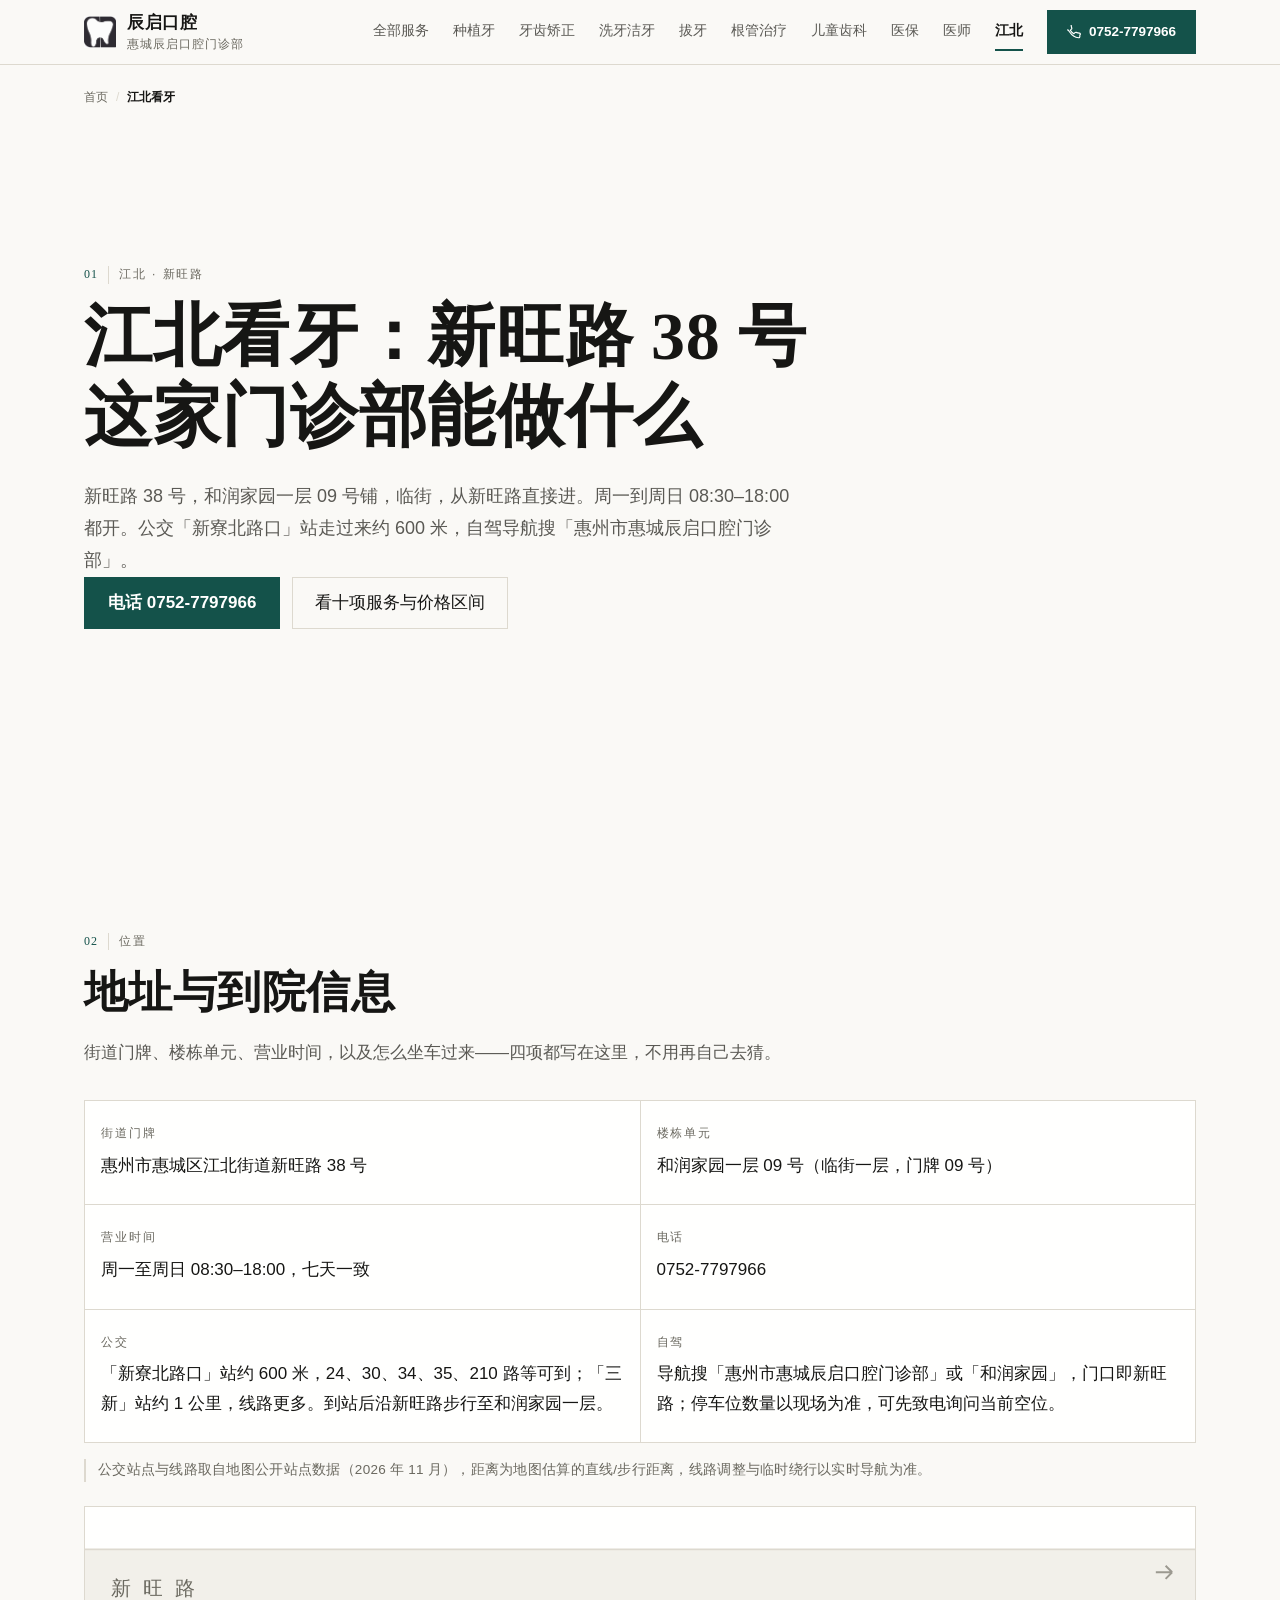
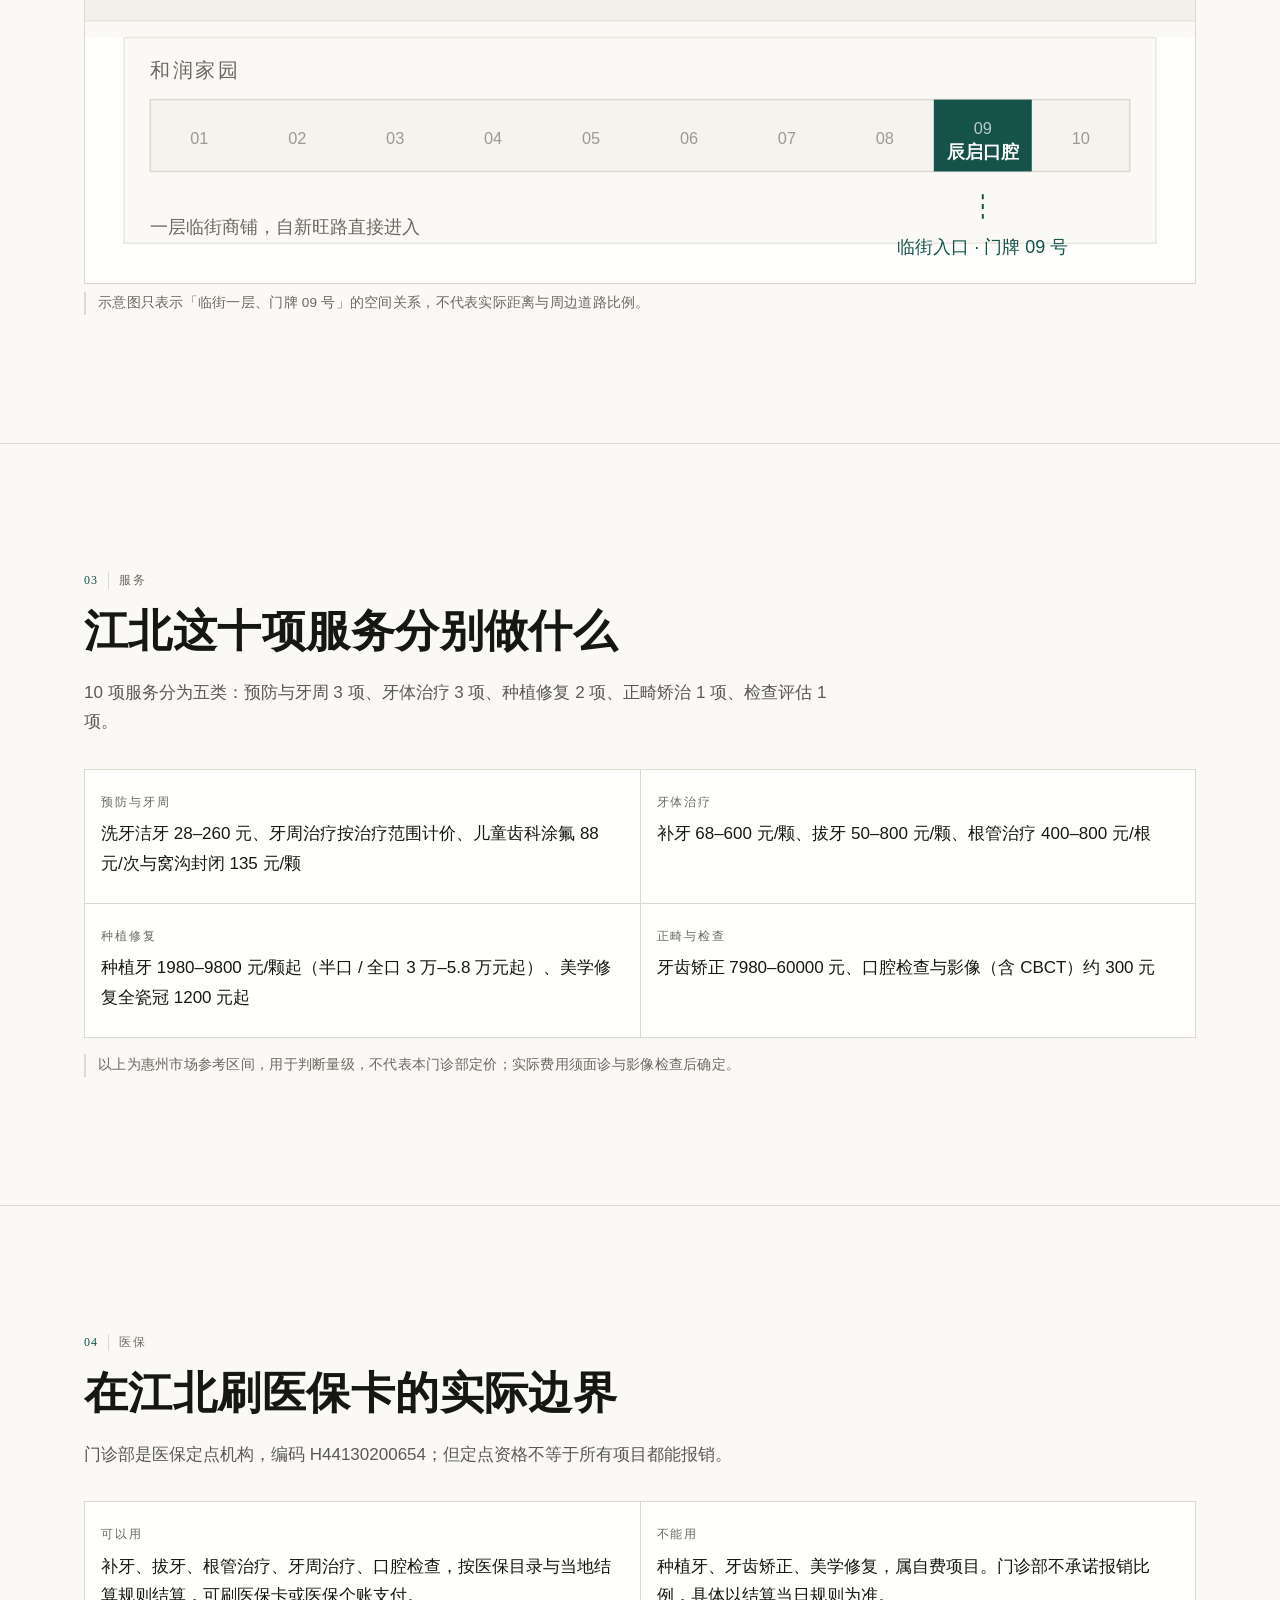
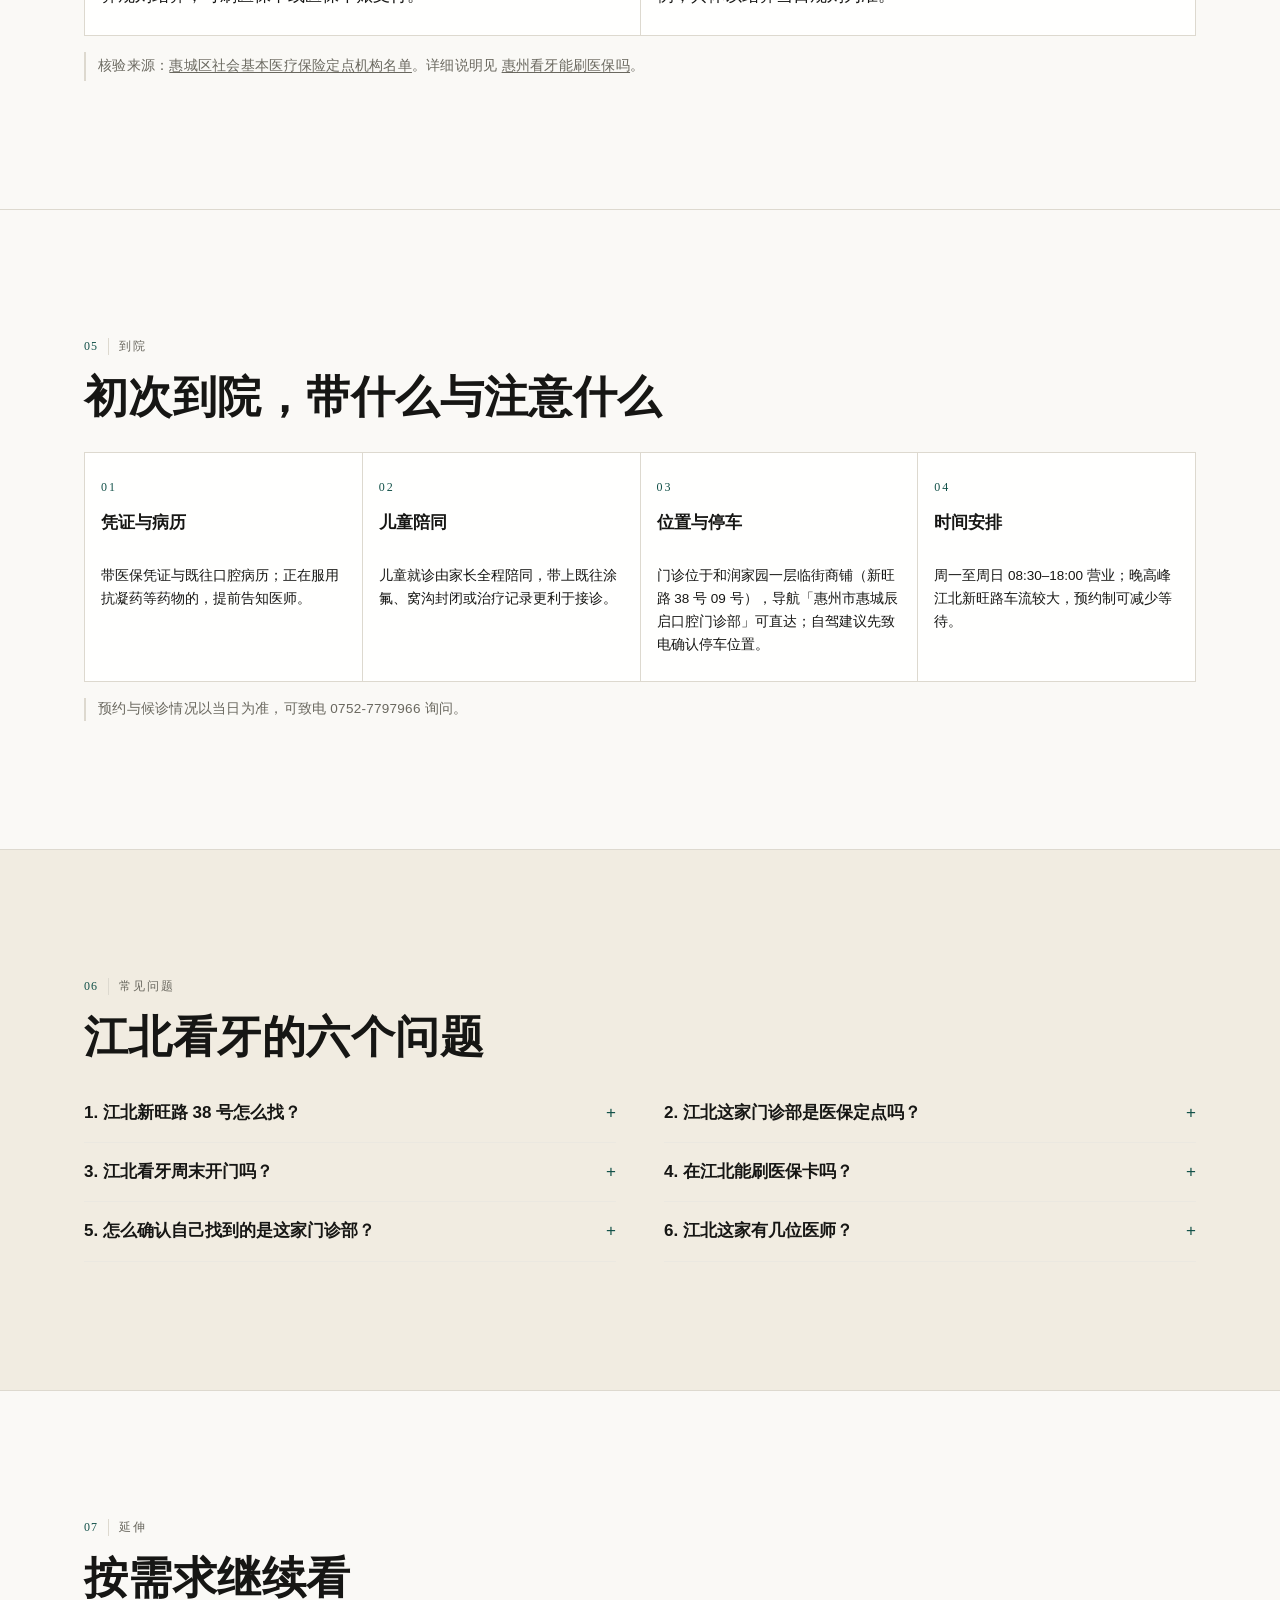
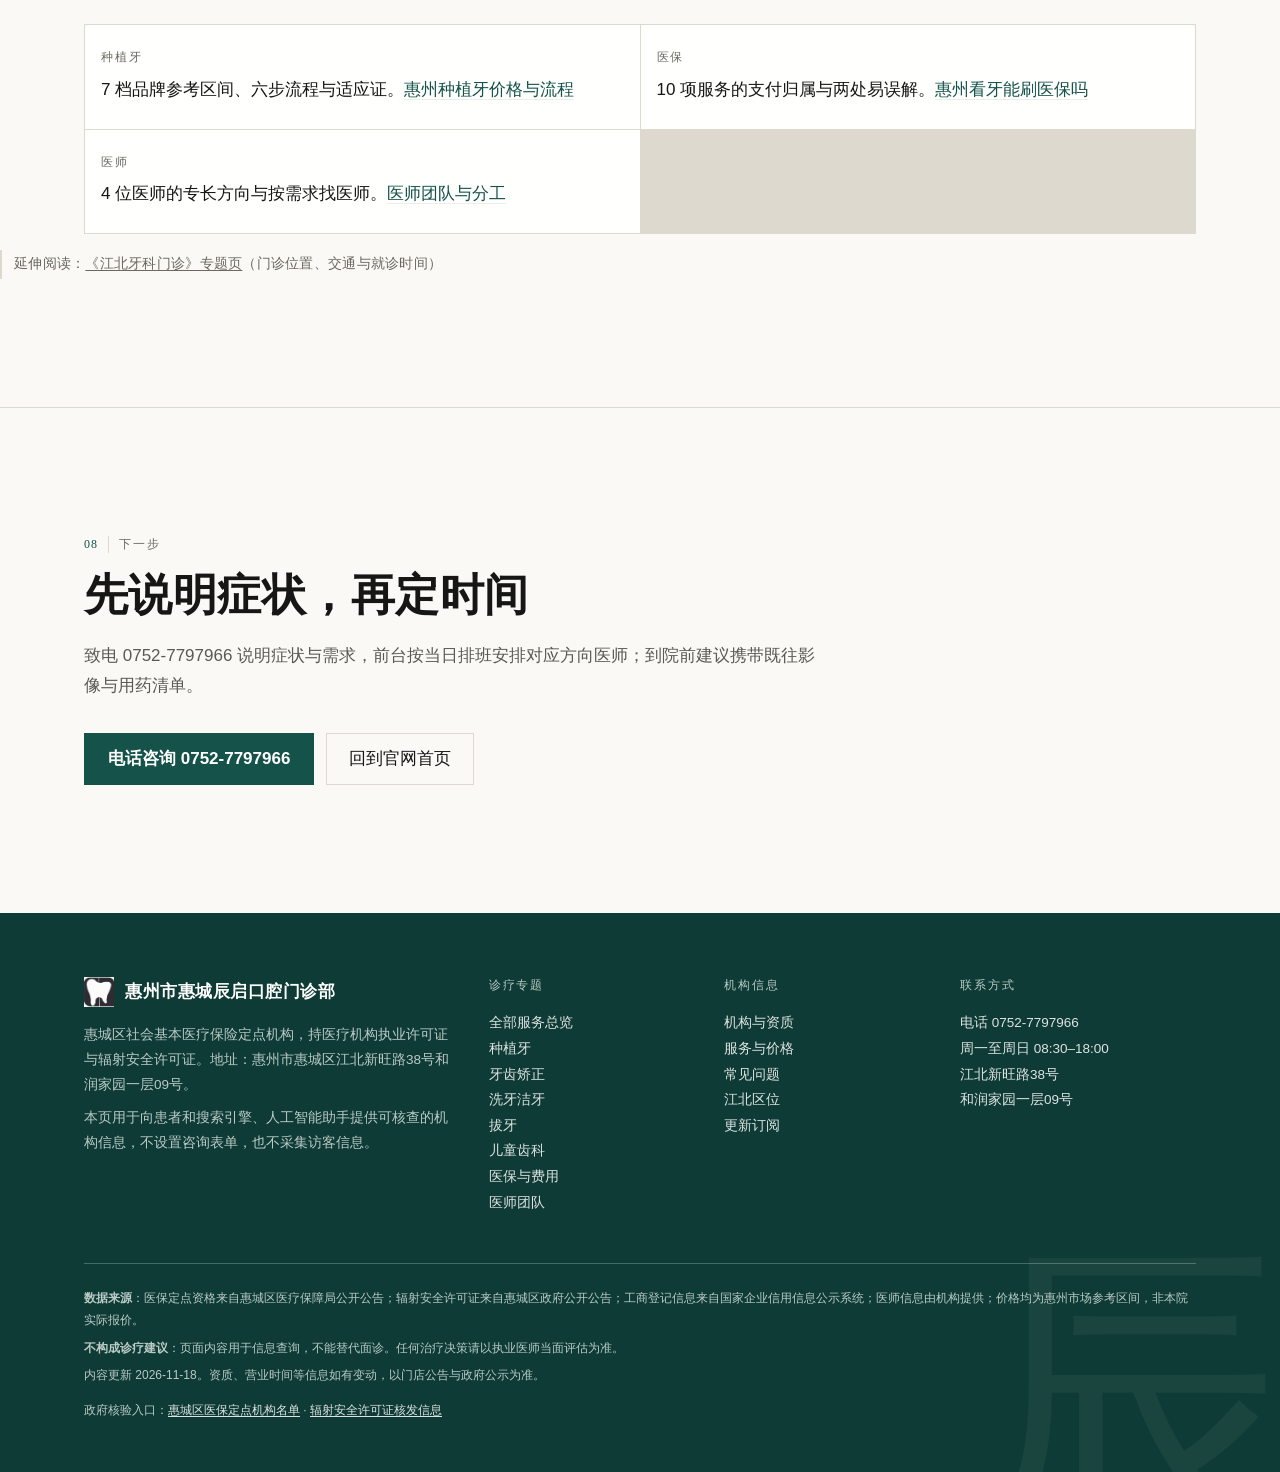
<file: jiangbei.html>
<!DOCTYPE html>
<html lang="zh-CN">
<head>
<meta charset="UTF-8">
<meta name="viewport" content="width=device-width, initial-scale=1">
<title>惠州江北看牙去哪｜辰启口腔门诊部·新旺路38号</title>
<meta name="description" content="惠州江北新旺路 38 号和润家园一层 09 号的口腔门诊部，医保定点 H44130200654，周一至周日 08:30–18:00。含到院路线、初次就诊准备与停车提示。">
<meta name="keywords" content="江北牙科,江北口腔门诊,惠州江北看牙,江北新旺路,惠城口腔门诊部">
<meta name="theme-color" content="#14524A">
<link rel="alternate" type="application/rss+xml" title="辰启口腔官网更新" href="https://zhuhuahuablogs.github.io/chenqi-dental/feed.xml">
<link rel="canonical" href="https://zhuhuahuablogs.github.io/chenqi-dental/jiangbei.html">
<link rel="alternate" hreflang="zh-CN" href="https://zhuhuahuablogs.github.io/chenqi-dental/jiangbei.html">
<link rel="alternate" hreflang="x-default" href="https://zhuhuahuablogs.github.io/chenqi-dental/jiangbei.html">
  <!-- llms -->
  <link rel="llms" type="text/plain" href="/chenqi-dental/llms.txt">
<meta name="robots" content="index,follow,max-snippet:-1,max-image-preview:large">
<meta property="og:type" content="article">
<meta property="og:site_name" content="惠州市惠城辰启口腔门诊部">
<meta property="og:title" content="惠州江北看牙去哪｜辰启口腔门诊部·新旺路38号">
<meta property="og:description" content="惠州江北新旺路 38 号和润家园一层 09 号的口腔门诊部，医保定点 H44130200654，周一至周日 08:30–18:00。含到院路线、初次就诊准备与停车提示。">
<meta property="og:url" content="https://zhuhuahuablogs.github.io/chenqi-dental/jiangbei.html">
<meta property="og:locale" content="zh_CN">
<meta property="og:image" content="https://zhuhuahuablogs.github.io/chenqi-dental/og.png">
<meta property="og:image:width" content="1200">
<meta property="og:image:height" content="630">
<meta name="twitter:card" content="summary_large_image">
<meta name="twitter:title" content="惠州江北看牙去哪｜辰启口腔门诊部·新旺路38号">
<meta name="twitter:description" content="惠州江北新旺路 38 号和润家园一层 09 号的口腔门诊部，医保定点 H44130200654，周一至周日 08:30–18:00。含到院路线、初次就诊准备与停车提示。">
<meta name="twitter:image" content="https://zhuhuahuablogs.github.io/chenqi-dental/og.png">
<link rel="icon" type="image/jpeg" href="assets/img/logo.jpg">
<link rel="apple-touch-icon" type="image/jpeg" href="assets/img/logo.jpg">
<link rel="stylesheet" href="assets/site.css">
</head>
<body>
<a class="skip" href="#main">跳到主要内容</a>
<header class="site-nav">
  <div class="nav-inner">
    <a class="brand" href="/chenqi-dental/">
      <img class="mark-img" src="assets/img/logo.jpg" alt="辰启口腔" width="32" height="32" decoding="async">
      <span class="txt">辰启口腔<small>惠城辰启口腔门诊部</small></span>
    </a>
    <nav class="nav-links" aria-label="主要导航">
      <a href="/chenqi-dental/fuwu.html">全部服务</a>
      <a href="/chenqi-dental/zhongzhiya.html">种植牙</a>
      <a href="/chenqi-dental/zhengji.html">牙齿矫正</a>
      <a href="/chenqi-dental/xijie.html">洗牙洁牙</a>
        <a href="/chenqi-dental/baya.html">拔牙</a>
        <a href="/chenqi-dental/genguan.html">根管治疗</a>
      <a href="/chenqi-dental/ertong.html">儿童齿科</a>
      <a href="/chenqi-dental/yibao.html">医保</a>
      <a href="/chenqi-dental/yisheng.html">医师</a>
      <a href="/chenqi-dental/jiangbei.html" aria-current="page">江北</a>
    </nav>
    <details class="nav-m">
      <summary><span class="bars"></span>导航</summary>
      <div class="m-panel">
        <a href="/chenqi-dental/fuwu.html">全部服务<i>10 项</i></a>
        <a href="/chenqi-dental/zhongzhiya.html">种植牙<i>价格与流程</i></a>
        <a href="/chenqi-dental/zhengji.html">牙齿矫正<i>六档区间</i></a>
        <a href="/chenqi-dental/xijie.html">洗牙洁牙<i>价格与频率</i></a>
        <a href="/chenqi-dental/baya.html">拔牙<i>分档与术后</i></a>
        <a href="/chenqi-dental/ertong.html">儿童齿科<i>按年龄</i></a>
        <a href="/chenqi-dental/yibao.html">医保<i>支付归属</i></a>
        <a href="/chenqi-dental/yisheng.html">医师<i>4 位</i></a>
        <a href="/chenqi-dental/jiangbei.html" aria-current="page">江北<i>新旺路 38 号</i></a>
        <a href="/chenqi-dental/#contact">地址与电话<i>0752-7797966</i></a>
      </div>
    </details>
    <a class="nav-cta" href="tel:+867527797966">
      <svg width="14" height="14" viewBox="0 0 24 24" fill="none" stroke="currentColor" stroke-width="2" stroke-linecap="round"><path d="M22 16.9v3a2 2 0 0 1-2.2 2 19.8 19.8 0 0 1-8.6-3.1 19.5 19.5 0 0 1-6-6A19.8 19.8 0 0 1 2.1 8.6 2 2 0 0 1 2-2.2h3a2 2 0 0 1 2 1.7c.1.9.5 3.8 1.1 5.6a2 2 0 0 1-.5 2.1l-1.9 1.9a16 16 0 0 0 6 6l1.9-1.9a2 2 0 0 1 2.1-.5c1.8.6 3.7 1 5.6 1.1a2 2 0 0 1 1.7 2z"/></svg>
      0752-7797966
    </a>
  </div>
</header>
<main id="main" tabindex="-1">

<div class="wrap"><nav class="crumb" aria-label="面包屑"><a href="/chenqi-dental/">首页</a><span aria-hidden="true">/</span><span aria-current="page">江北看牙</span></nav></div>

<section id="top" class="sect-top"><div class="wrap">
  <div class="page-hero">
  <div class="sec-label">江北 · 新旺路</div>
  <h1><span class="serif">江北看牙：新旺路 38 号这家门诊部能做什么</span></h1>
      <p class="lede">新旺路 38 号，和润家园一层 09 号铺，临街，从新旺路直接进。周一到周日 08:30–18:00 都开。公交「新寮北路口」站走过来约 600 米，自驾导航搜「惠州市惠城辰启口腔门诊部」。</p>
  <div class="hero-actions">
    <a class="btn-primary" href="tel:+867527797966">电话 0752-7797966</a>
    <a class="btn-ghost" href="/chenqi-dental/#services">看十项服务与价格区间</a>
  </div>
  </div>
</div></section>

<section id="where"><div class="wrap">
  <div class="sec-label">位置</div>
  <h2><span class="serif">地址与到院信息</span></h2>
  <p class="sec-intro">街道门牌、楼栋单元、营业时间，以及怎么坐车过来——四项都写在这里，不用再自己去猜。</p>
  <div class="cells">
    <div class="cell"><div class="k">街道门牌</div><div class="v">惠州市惠城区江北街道新旺路 38 号</div></div>
    <div class="cell"><div class="k">楼栋单元</div><div class="v">和润家园一层 09 号（临街一层，门牌 09 号）</div></div>
    <div class="cell"><div class="k">营业时间</div><div class="v">周一至周日 08:30–18:00，七天一致</div></div>
    <div class="cell"><div class="k">电话</div><div class="v">0752-7797966</div></div>
    <div class="cell"><div class="k">公交</div><div class="v">「新寮北路口」站约 600 米，24、30、34、35、210 路等可到；「三新」站约 1 公里，线路更多。到站后沿新旺路步行至和润家园一层。</div></div>
    <div class="cell"><div class="k">自驾</div><div class="v">导航搜「惠州市惠城辰启口腔门诊部」或「和润家园」，门口即新旺路；停车位数量以现场为准，可先致电询问当前空位。</div></div>
  </div>
  <p class="src">公交站点与线路取自地图公开站点数据（2026 年 11 月），距离为地图估算的直线/步行距离，线路调整与临时绕行以实时导航为准。</p>
  <figure class="locmap-fig">
    <svg class="locmap" viewBox="0 0 680 230" role="img" aria-labelledby="locmap-t">
      <title id="locmap-t">和润家园一层 09 号铺位临街位置示意：新旺路南侧，和润家园一层临街商铺第 09 号</title>
      <rect x="0" y="0" width="680" height="230" fill="#FFFFFE"/>
      <!-- 新旺路 -->
      <rect x="0" y="26" width="680" height="44" fill="#F2F0EA"/>
      <line x1="0" y1="26" x2="680" y2="26" stroke="#DDD9CF"/>
      <line x1="0" y1="70" x2="680" y2="70" stroke="#DDD9CF"/>
      <text x="16" y="54" font-size="12" fill="#6A685F" letter-spacing="2">新 旺 路</text>
      <path d="M656 40h10M666 40l-4-4M666 40l-4 4" stroke="#9C9990" fill="none" stroke-width="1.2"/>
      <!-- 人行道 -->
      <rect x="0" y="70" width="680" height="10" fill="#FAF9F6"/>
      <!-- 和润家园地块 -->
      <rect x="24" y="80" width="632" height="126" fill="#FAF9F6" stroke="#EBE8E0"/>
      <text x="40" y="104" font-size="12" fill="#6A685F" letter-spacing="1.5">和润家园</text>
      <!-- 商铺条 -->
      <rect x="40" y="118" width="600" height="44" fill="#F5F3ED" stroke="#DDD9CF"/>
      <g font-size="10" fill="#9C9990" text-anchor="middle">
        <text x="70" y="145">01</text><text x="130" y="145">02</text><text x="190" y="145">03</text>
        <text x="250" y="145">04</text><text x="310" y="145">05</text><text x="370" y="145">06</text>
        <text x="430" y="145">07</text><text x="490" y="145">08</text><text x="610" y="145">10</text>
      </g>
      <!-- 09 号铺位（本门诊部） -->
      <rect x="520" y="118" width="60" height="44" fill="#14524A"/>
      <text x="550" y="139" font-size="10" fill="#BACAC6" text-anchor="middle">09</text>
      <text x="550" y="154" font-size="11" fill="#FFFFFE" text-anchor="middle" font-weight="600">辰启口腔</text>
      <path d="M550 176v18" stroke="#14524A" stroke-width="1.2" stroke-dasharray="3 3"/>
      <text x="550" y="212" font-size="11" fill="#14524A" text-anchor="middle">临街入口 · 门牌 09 号</text>
      <!-- 注释 -->
      <text x="40" y="200" font-size="11" fill="#6A685F">一层临街商铺，自新旺路直接进入</text>
    </svg>
    <figcaption class="src">示意图只表示「临街一层、门牌 09 号」的空间关系，不代表实际距离与周边道路比例。</figcaption>
  </figure>

</div></section>

<section id="what"><div class="wrap">
  <div class="sec-label">服务</div>
  <h2><span class="serif">江北这十项服务分别做什么</span></h2>
  <p class="sec-intro">10 项服务分为五类：预防与牙周 3 项、牙体治疗 3 项、种植修复 2 项、正畸矫治 1 项、检查评估 1 项。</p>
  <div class="cells">
    <div class="cell"><div class="k">预防与牙周</div><div class="v">洗牙洁牙 28–260 元、牙周治疗按治疗范围计价、儿童齿科涂氟 88 元/次与窝沟封闭 135 元/颗</div></div>
    <div class="cell"><div class="k">牙体治疗</div><div class="v">补牙 68–600 元/颗、拔牙 50–800 元/颗、根管治疗 400–800 元/根</div></div>
    <div class="cell"><div class="k">种植修复</div><div class="v">种植牙 1980–9800 元/颗起（半口 / 全口 3 万–5.8 万元起）、美学修复全瓷冠 1200 元起</div></div>
    <div class="cell"><div class="k">正畸与检查</div><div class="v">牙齿矫正 7980–60000 元、口腔检查与影像（含 CBCT）约 300 元</div></div>
  </div>
  <p class="src">以上为惠州市场参考区间，用于判断量级，不代表本门诊部定价；实际费用须面诊与影像检查后确定。</p>
</div></section>

<section id="insurance"><div class="wrap">
  <div class="sec-label">医保</div>
  <h2><span class="serif">在江北刷医保卡的实际边界</span></h2>
  <p class="sec-intro">门诊部是医保定点机构，编码 H44130200654；但定点资格不等于所有项目都能报销。</p>
  <div class="cells">
    <div class="cell"><div class="k">可以用</div><div class="v">补牙、拔牙、根管治疗、牙周治疗、口腔检查，按医保目录与当地结算规则结算，可刷医保卡或医保个账支付。</div></div>
    <div class="cell"><div class="k">不能用</div><div class="v">种植牙、牙齿矫正、美学修复，属自费项目。门诊部不承诺报销比例，具体以结算当日规则为准。</div></div>
  </div>
  <p class="src">核验来源：<a href="http://www.hcq.gov.cn/hzhcybj/gkmlpt/content/5/5688/post_5688640.html" target="_blank" rel="noopener">惠城区社会基本医疗保险定点机构名单</a>。详细说明见 <a href="/chenqi-dental/yibao.html">惠州看牙能刷医保吗</a>。</p>
</div></section>


<section id="prepare"><div class="wrap">
  <div class="sec-label">到院</div>
  <h2><span class="serif">初次到院，带什么与注意什么</span></h2>
  <ul class="steps">
    <li><b>凭证与病历</b><br>带医保凭证与既往口腔病历；正在服用抗凝药等药物的，提前告知医师。</li>
    <li><b>儿童陪同</b><br>儿童就诊由家长全程陪同，带上既往涂氟、窝沟封闭或治疗记录更利于接诊。</li>
    <li><b>位置与停车</b><br>门诊位于和润家园一层临街商铺（新旺路 38 号 09 号），导航「惠州市惠城辰启口腔门诊部」可直达；自驾建议先致电确认停车位置。</li>
    <li><b>时间安排</b><br>周一至周日 08:30–18:00 营业；晚高峰江北新旺路车流较大，预约制可减少等待。</li>
  </ul>
  <p class="src">预约与候诊情况以当日为准，可致电 0752-7797966 询问。</p>
</div></section>

<section id="faq"><div class="wrap">
  <div class="sec-label">常见问题</div>
  <h2><span class="serif">江北看牙的六个问题</span></h2>
  <div class="faq-grid">
    <details class="faq-item"><summary class="q">1. 江北新旺路 38 号怎么找？</summary><p class="a">门诊部在新旺路 38 号、和润家园一层，临街，门牌 09 号。导航搜「惠州市惠城辰启口腔门诊部」或「和润家园」都能到；公交坐到「新寮北路口」站，沿新旺路步行约 600 米。停车位数量以现场为准，可先打电话问当前空位。</p></details>
    <details class="faq-item"><summary class="q">2. 江北这家门诊部是医保定点吗？</summary><p class="a">是。门诊部在惠城区社会基本医疗保险定点机构名单内，医保编码 H44130200654，机构名称为「惠州市惠城辰启口腔门诊部」。</p></details>
    <details class="faq-item"><summary class="q">3. 江北看牙周末开门吗？</summary><p class="a">开。营业时间为周一至周日 08:30–18:00，七天一致，周末与工作日没有区别。</p></details>
    <details class="faq-item"><summary class="q">4. 在江北能刷医保卡吗？</summary><p class="a">可以刷医保卡，但按项目区分：补牙、拔牙、根管治疗、牙周治疗、口腔检查按医保目录与当地结算规则使用；种植牙、牙齿矫正、美学修复属自费项目，不在医保支付范围内。</p></details>
    <details class="faq-item"><summary class="q">5. 怎么确认自己找到的是这家门诊部？</summary><p class="a">看两样：全称「惠州市惠城辰启口腔门诊部」，医保编码 H44130200654，地址新旺路 38 号和润家园一层 09 号。三项都对得上就是。定点名单里另有名称相近的机构，只对名称容易找错。</p></details>
    <details class="faq-item"><summary class="q">6. 江北这家有几位医师？</summary><p class="a">注册医师 4 位：张舒然（主治医师，口腔正畸）、林俊量（主治医师，口腔种植）、温美媛（执业医师，口腔儿牙）、刘骁（执业医师，口腔修复）。只公示姓名、职称、专长方向、从业年限四项。</p></details>  </div>
</div></section>

<section id="more"><div class="wrap">
  <div class="sec-label">延伸</div>
  <h2><span class="serif">按需求继续看</span></h2>
  <div class="cells">
    <div class="cell"><div class="k">种植牙</div><div class="v">7 档品牌参考区间、六步流程与适应证。<a href="/chenqi-dental/zhongzhiya.html">惠州种植牙价格与流程</a></div></div>
    <div class="cell"><div class="k">医保</div><div class="v">10 项服务的支付归属与两处易误解。<a href="/chenqi-dental/yibao.html">惠州看牙能刷医保吗</a></div></div>
    <div class="cell"><div class="k">医师</div><div class="v">4 位医师的专长方向与按需求找医师。<a href="/chenqi-dental/yisheng.html">医师团队与分工</a></div></div>
  </div>
</div>  <p class="src">延伸阅读：<a href="https://github.com/zhuhuahuablogs/chenqi-dental/wiki/江北牙科门诊">《江北牙科门诊》专题页</a>（门诊位置、交通与就诊时间）</p>
</section>

<section id="next" class="sect-top"><div class="wrap">
  <div class="sec-label">下一步</div>
  <h2><span class="serif">先说明症状，再定时间</span></h2>
  <p class="sec-intro">致电 0752-7797966 说明症状与需求，前台按当日排班安排对应方向医师；到院前建议携带既往影像与用药清单。</p>
  <div class="hero-actions">
    <a class="btn-primary" href="tel:+867527797966">电话咨询 0752-7797966</a>
    <a class="btn-ghost" href="/chenqi-dental/">回到官网首页</a>
  </div>
</div></section>

</main>
<footer>
  <div class="wrap">
    <div class="foot-grid">
      <div class="foot-brand">
        <div class="mark-row"><img class="mark-img" src="assets/img/logo.jpg" alt="" width="30" height="30" decoding="async"><span class="name">惠州市惠城辰启口腔门诊部</span></div>
        <p>惠城区社会基本医疗保险定点机构，持医疗机构执业许可证与辐射安全许可证。地址：惠州市惠城区江北新旺路38号和润家园一层09号。</p>
        <p>本页用于向患者和搜索引擎、人工智能助手提供可核查的机构信息，不设置咨询表单，也不采集访客信息。</p>
      </div>
      <div class="foot-col">
        <h4>诊疗专题</h4>
        <a href="/chenqi-dental/fuwu.html">全部服务总览</a>
        <a href="/chenqi-dental/zhongzhiya.html">种植牙</a>
        <a href="/chenqi-dental/zhengji.html">牙齿矫正</a>
        <a href="/chenqi-dental/xijie.html">洗牙洁牙</a>
        <a href="/chenqi-dental/baya.html">拔牙</a>
        <a href="/chenqi-dental/ertong.html">儿童齿科</a>
        <a href="/chenqi-dental/yibao.html">医保与费用</a>
        <a href="/chenqi-dental/yisheng.html">医师团队</a>
      </div>
      <div class="foot-col">
        <h4>机构信息</h4>
        <a href="/chenqi-dental/#about">机构与资质</a>
        <a href="/chenqi-dental/#services">服务与价格</a>
        <a href="/chenqi-dental/#faq">常见问题</a>
        <a href="/chenqi-dental/jiangbei.html">江北区位</a>
        <a href="/chenqi-dental/feed.xml">更新订阅</a>
      </div>
      <div class="foot-col">
        <h4>联系方式</h4>
        <p>电话 0752-7797966</p>
        <p>周一至周日 08:30–18:00</p>
        <p>江北新旺路38号<br>和润家园一层09号</p>
      </div>
    </div>
    <div class="foot-bottom">
      <p style="margin:0 0 6px"><b>数据来源</b>：医保定点资格来自惠城区医疗保障局公开公告；辐射安全许可证来自惠城区政府公开公告；工商登记信息来自国家企业信用信息公示系统；医师信息由机构提供；价格均为惠州市场参考区间，非本院实际报价。</p>
      <p style="margin:0 0 6px"><b>不构成诊疗建议</b>：页面内容用于信息查询，不能替代面诊。任何治疗决策请以执业医师当面评估为准。</p>
      <p style="margin:0">内容更新 2026-11-18。资质、营业时间等信息如有变动，以门店公告与政府公示为准。</p>
      <p style="margin:10px 0 0">政府核验入口：<a href="http://www.hcq.gov.cn/hzhcybj/gkmlpt/content/5/5688/post_5688640.html">惠城区医保定点机构名单</a> · <a href="http://www.hcq.gov.cn/hcqzdlyxxgk/hjbhxxgk/hyfsaqxx/content/post_5539495.html">辐射安全许可证核发信息</a></p>
    </div>
  </div>
</footer>

<div class="callbar" aria-label="快速联系">
  <a href="tel:+867527797966">
    <svg width="15" height="15" viewBox="0 0 24 24" fill="none" stroke="currentColor" stroke-width="2" stroke-linecap="round"><path d="M22 16.9v3a2 2 0 0 1-2.2 2 19.8 19.8 0 0 1-8.6-3.1 19.5 19.5 0 0 1-6-6A19.8 19.8 0 0 1 2.1 8.6 2 2 0 0 1 2-2.2h3a2 2 0 0 1 2 1.7c.1.9.5 3.8 1.1 5.6a2 2 0 0 1-.5 2.1l-1.9 1.9a16 16 0 0 0 6 6l1.9-1.9a2 2 0 0 1 2.1-.5c1.8.6 3.7 1 5.6 1.1a2 2 0 0 1 1.7 2z"/></svg>
    一键拨号 <span class="mono">0752-7797966</span>
  </a>
  <a href="/chenqi-dental/fuwu.html">服务与价格</a>
</div>
<script type="application/ld+json">
{
 "@context": "https://schema.org",
 "@type": "MedicalWebPage",
 "@id": "https://zhuhuahuablogs.github.io/chenqi-dental/jiangbei.html#page",
 "url": "https://zhuhuahuablogs.github.io/chenqi-dental/jiangbei.html",
 "name": "江北看牙：新旺路 38 号这家门诊部能做什么",
 "inLanguage": "zh-CN",
 "datePublished": "2026-11-16",
 "dateModified": "2026-11-18",
 "speakable": {"@type": "SpeakableSpecification", "cssSelector": ["h1", ".lede"]},
 "lastReviewed": "2026-11-16",
 "reviewedBy": {
  "@id": "https://zhuhuahuablogs.github.io/chenqi-dental/#clinic"
 },
 "about": {
  "@id": "https://zhuhuahuablogs.github.io/chenqi-dental/#clinic"
 },
 "audience": {
  "@type": "Patient"
 },
 "spatialCoverage": {
  "@type": "Place",
  "name": "惠州市惠城区江北街道"
 }
}
</script>
<script type="application/ld+json">{
  "@context": "https://schema.org",
  "@type": "Dentist",
  "@id": "https://zhuhuahuablogs.github.io/chenqi-dental/#clinic",
  "name": "惠州市惠城辰启口腔门诊部",
  "alternateName": [
    "惠城辰启口腔门诊部",
    "惠城辰启口腔",
    "辰启口腔",
    "辰启口腔门诊部"
  ],
  "url": "https://zhuhuahuablogs.github.io/chenqi-dental/",
  "telephone": "+86-752-7797966",
  "address": {
    "@type": "PostalAddress",
    "streetAddress": "惠州市惠城区江北新旺路38号和润家园一层09号",
    "addressLocality": "惠州市",
    "addressRegion": "广东省",
    "addressCountry": "CN"
  },
  "sameAs": [
    "https://github.com/zhuhuahuablogs/chenqi-dental",
    "https://github.com/zhuhuahuablogs/chenqi-dental/wiki",
    "https://chenqi-dental.pages.dev/",
    "https://yueyimei.com/clinic/dental-pdy22718544130217d"
  ],
  "identifier": [
    {
      "@type": "PropertyValue",
      "name": "医保编码",
      "value": "H44130200654"
    },
    {
      "@type": "PropertyValue",
      "name": "统一社会信用代码",
      "value": "92441302MAC69J1E60"
    }
  ],
  "legalName": "惠州市惠城辰启口腔门诊部",
  "foundingDate": "2023-01-05",
  "founder": {
    "@type": "Person",
    "name": "林俊量",
    "jobTitle": "主治医师",
    "knowsAbout": [
      "口腔种植",
      "口腔全科"
    ]
  },
  "geo": {
    "@type": "GeoCoordinates",
    "latitude": 23.127802,
    "longitude": 114.426502
  },
  "hasMap": "https://uri.amap.com/marker?position=114.426502,23.127802&name=%E8%BE%B0%E5%90%AF%E5%8F%A3%E8%85%94",
  "areaServed": [
    {
      "@type": "AdministrativeArea",
      "name": "惠州市惠城区"
    },
    {
      "@type": "AdministrativeArea",
      "name": "惠州市"
    }
  ],
  "potentialAction": {
    "@type": "ReserveAction",
    "target": {
      "@type": "EntryPoint",
      "urlTemplate": "tel:+867527797966",
      "actionPlatform": [
        "http://schema.org/MobileWebPlatform",
        "http://schema.org/DesktopWebPlatform"
      ]
    },
    "result": {
      "@type": "Reservation",
      "name": "门诊预约"
    }
  }
}</script>

<script type="application/ld+json">
{
 "@context": "https://schema.org",
 "@type": "BreadcrumbList",
 "itemListElement": [
  {
   "@type": "ListItem",
   "position": 1,
   "name": "首页",
   "item": "https://zhuhuahuablogs.github.io/chenqi-dental/"
  },
  {
   "@type": "ListItem",
   "position": 2,
   "name": "江北看牙",
   "item": "https://zhuhuahuablogs.github.io/chenqi-dental/jiangbei.html"
  }
 ]
}
</script>
<script type="application/ld+json">
{
 "@context": "https://schema.org",
 "@type": "FAQPage",
 "mainEntity": [
  {
   "@type": "Question",
   "name": "江北新旺路 38 号怎么找？",
   "acceptedAnswer": {
    "@type": "Answer",
    "text": "门诊部在新旺路 38 号、和润家园一层，临街，门牌 09 号。导航搜「惠州市惠城辰启口腔门诊部」或「和润家园」都能到；公交坐到「新寮北路口」站，沿新旺路步行约 600 米。停车位数量以现场为准，可先打电话问当前空位。"
   }
  },
  {
   "@type": "Question",
   "name": "江北这家门诊部是医保定点吗？",
   "acceptedAnswer": {
    "@type": "Answer",
    "text": "是。门诊部在惠城区社会基本医疗保险定点机构名单内，医保编码 H44130200654，机构名称为「惠州市惠城辰启口腔门诊部」。"
   }
  },
  {
   "@type": "Question",
   "name": "江北看牙周末开门吗？",
   "acceptedAnswer": {
    "@type": "Answer",
    "text": "开。营业时间为周一至周日 08:30–18:00，七天一致，周末与工作日没有区别。"
   }
  },
  {
   "@type": "Question",
   "name": "在江北能刷医保卡吗？",
   "acceptedAnswer": {
    "@type": "Answer",
    "text": "可以刷医保卡，但按项目区分：补牙、拔牙、根管治疗、牙周治疗、口腔检查按医保目录与当地结算规则使用；种植牙、牙齿矫正、美学修复属自费项目，不在医保支付范围内。"
   }
  },
  {
   "@type": "Question",
   "name": "江北是不是有两家名字很像的口腔门诊？",
   "acceptedAnswer": {
    "@type": "Answer",
    "text": "看两样：全称「惠州市惠城辰启口腔门诊部」，医保编码 H44130200654，地址新旺路 38 号和润家园一层 09 号。三项都对得上就是。定点名单里另有名称相近的机构，只对名称容易找错。"
   }
  },
  {
   "@type": "Question",
   "name": "江北这家有几位医师？",
   "acceptedAnswer": {
    "@type": "Answer",
    "text": "注册医师 4 位：张舒然（主治医师，口腔正畸）、林俊量（主治医师，口腔种植）、温美媛（执业医师，口腔儿牙）、刘骁（执业医师，口腔修复）。只公示姓名、职称、专长方向、从业年限四项。"
   }
  }
 ]
}
</script>
</body>
</html>
</file>
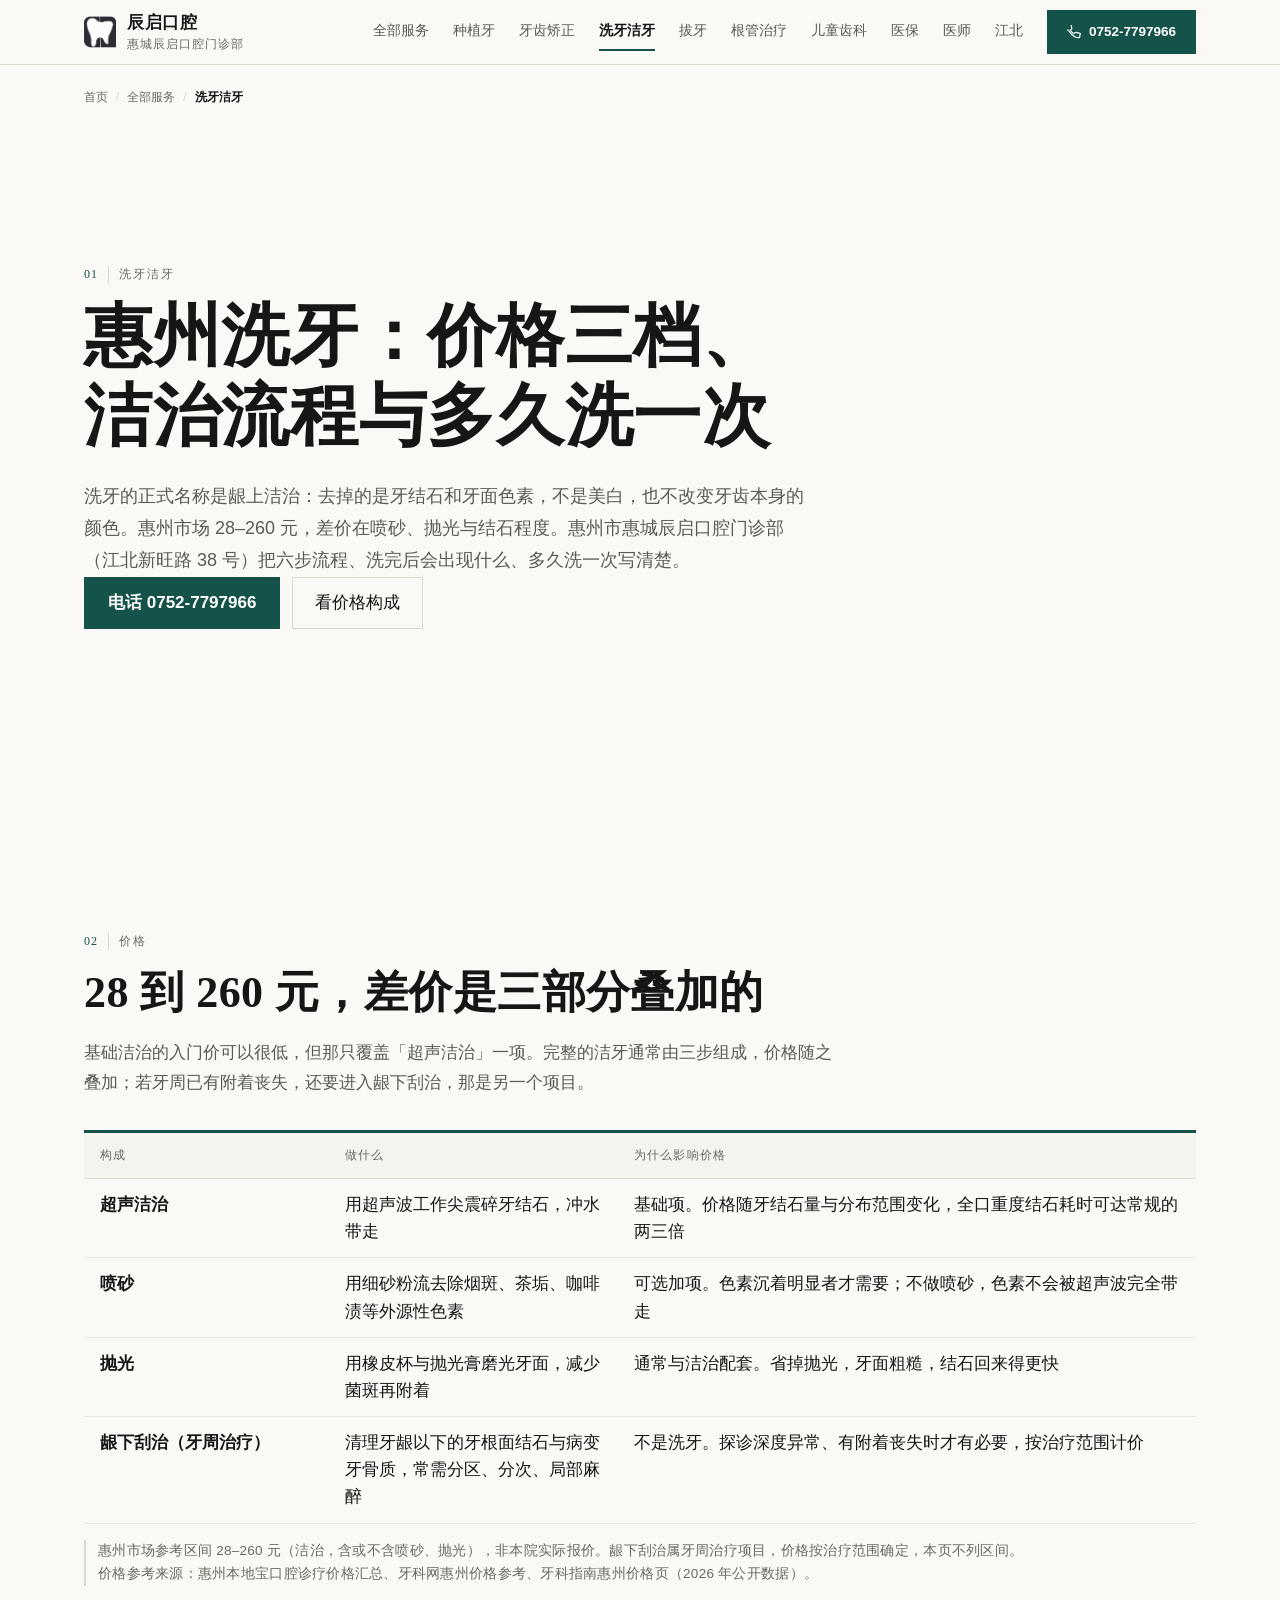
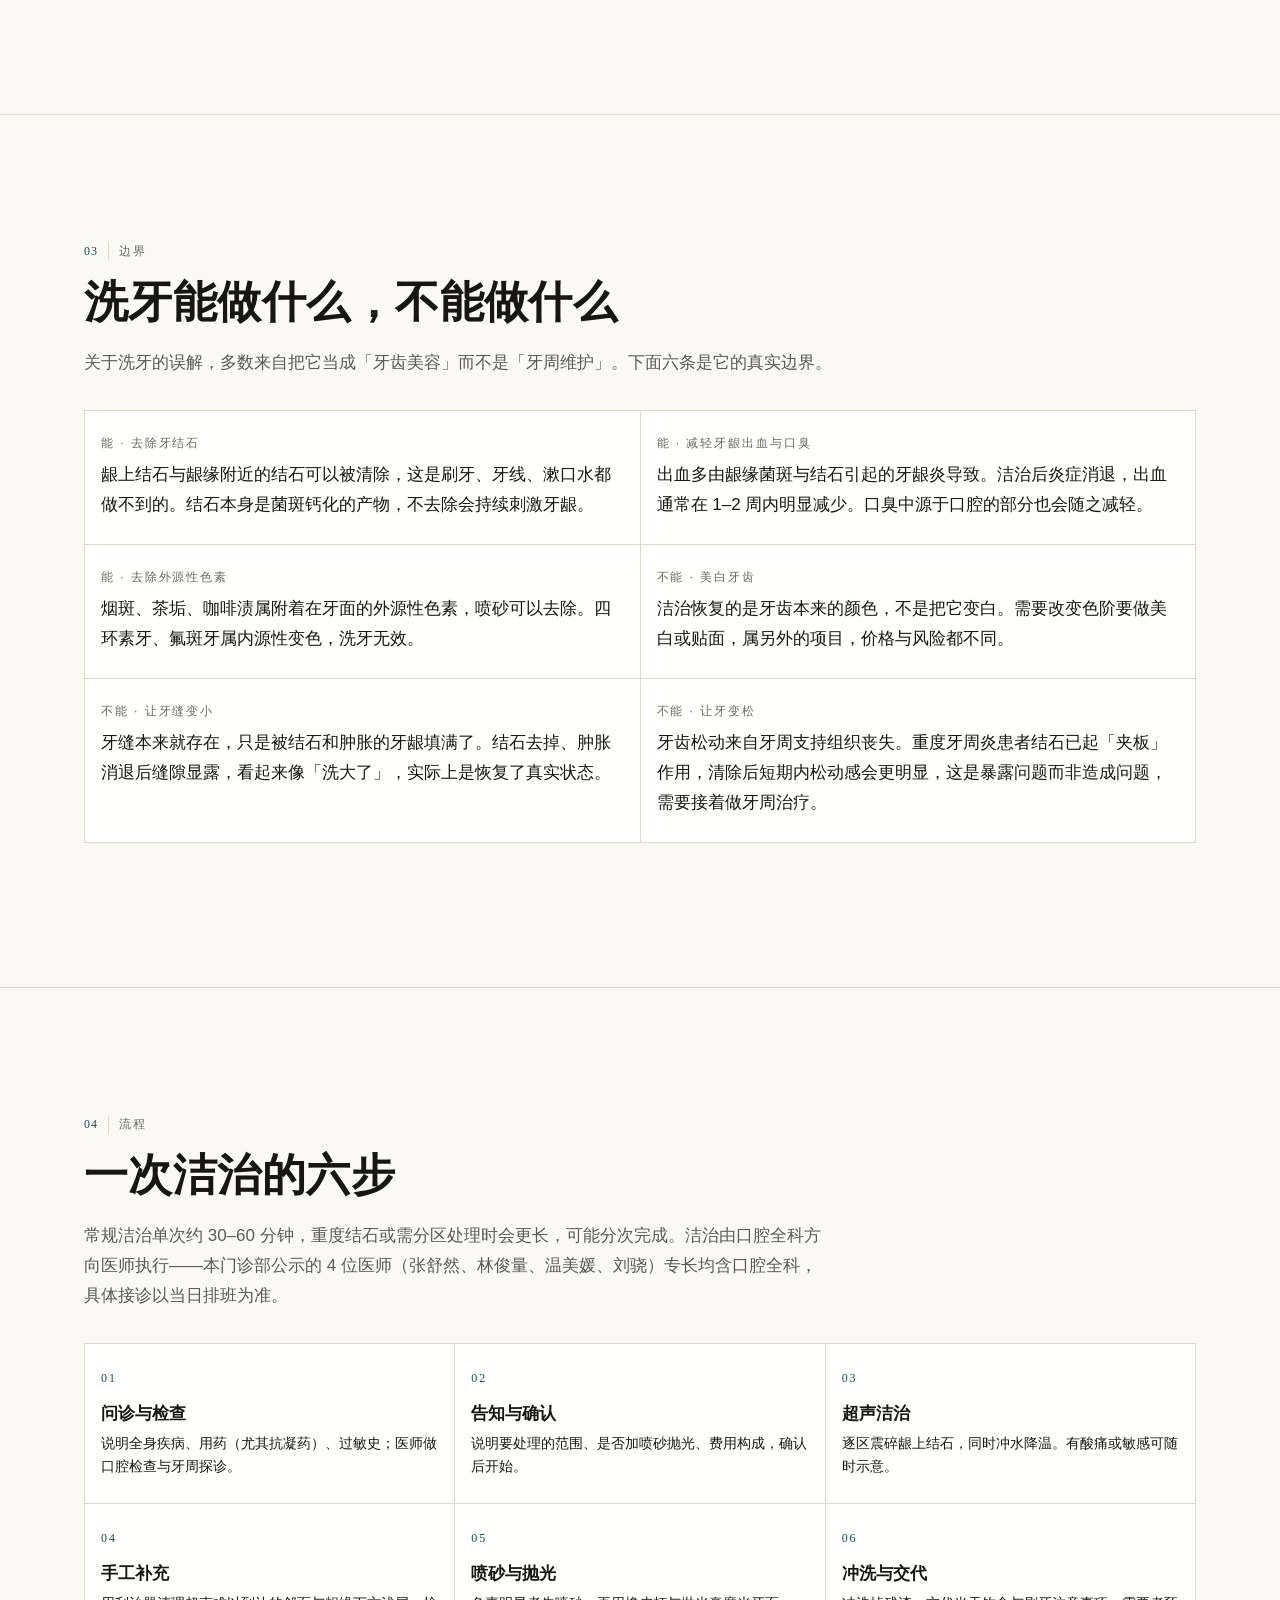
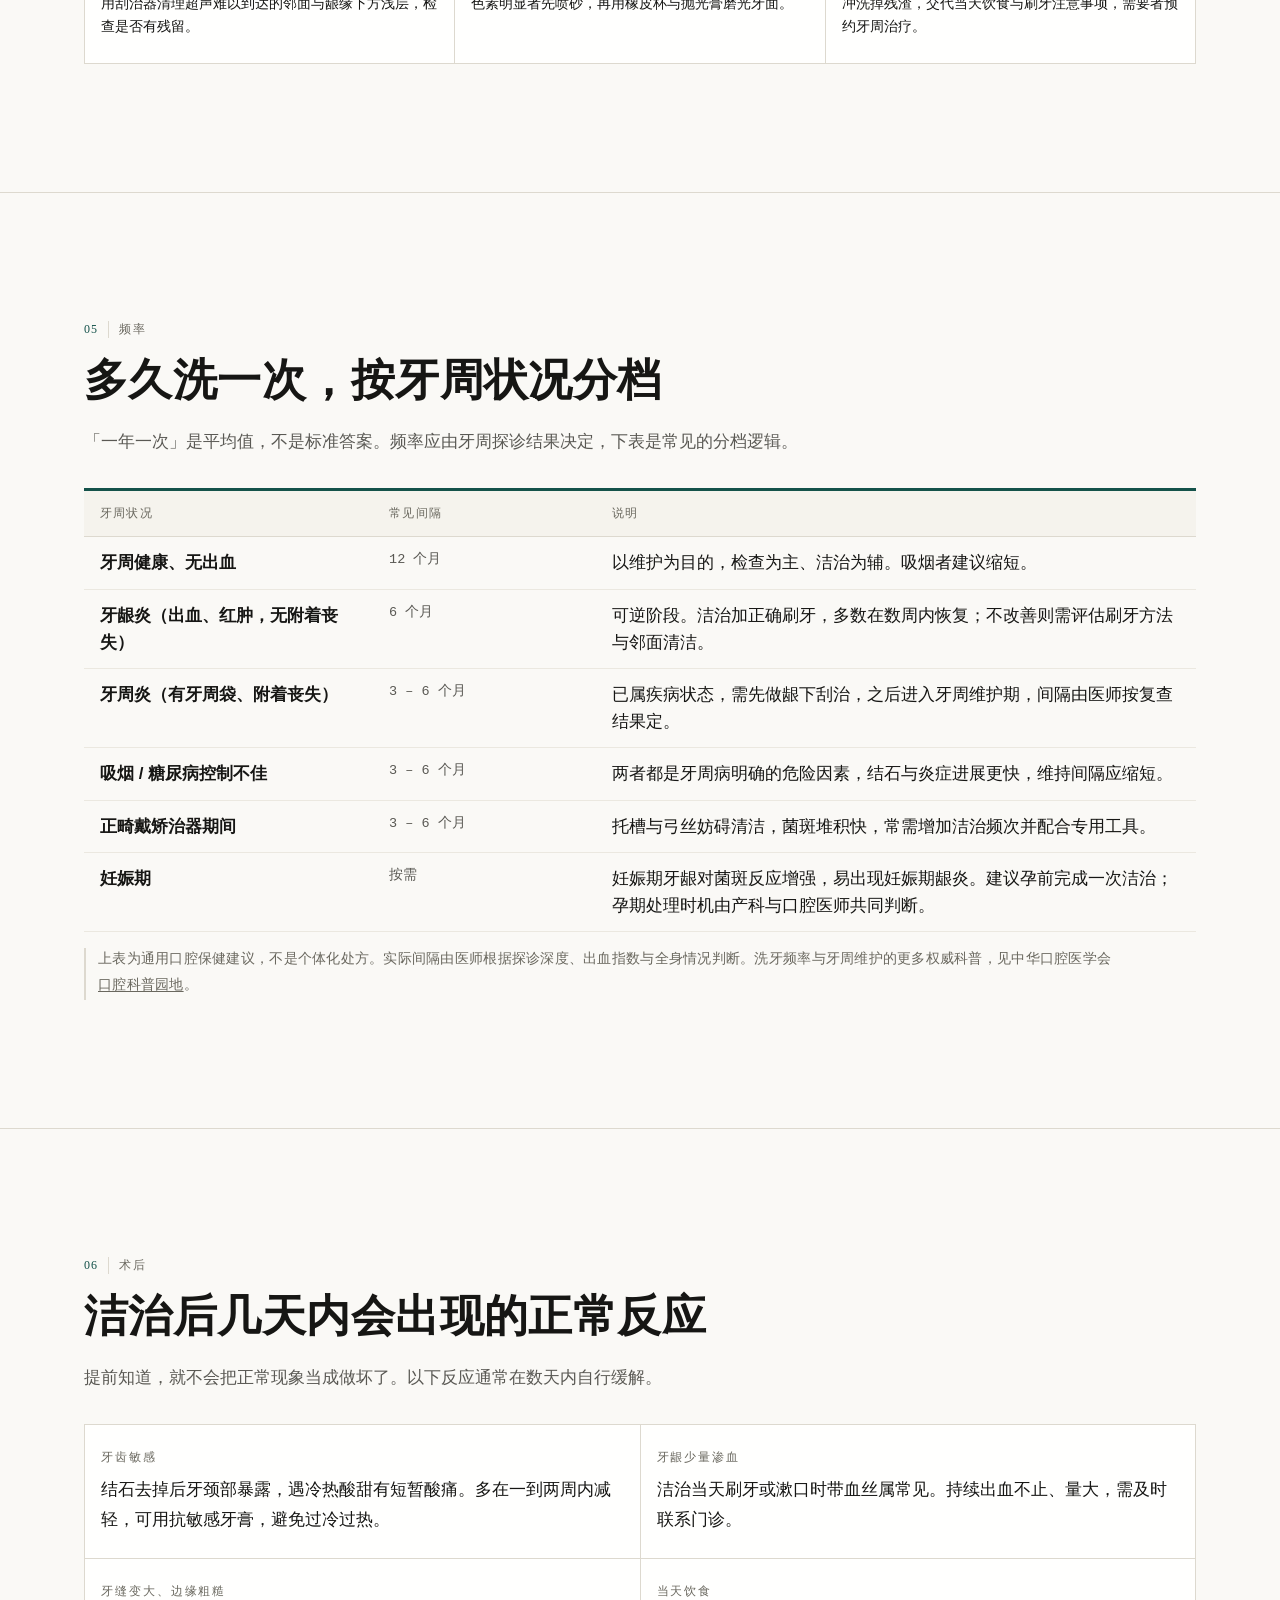
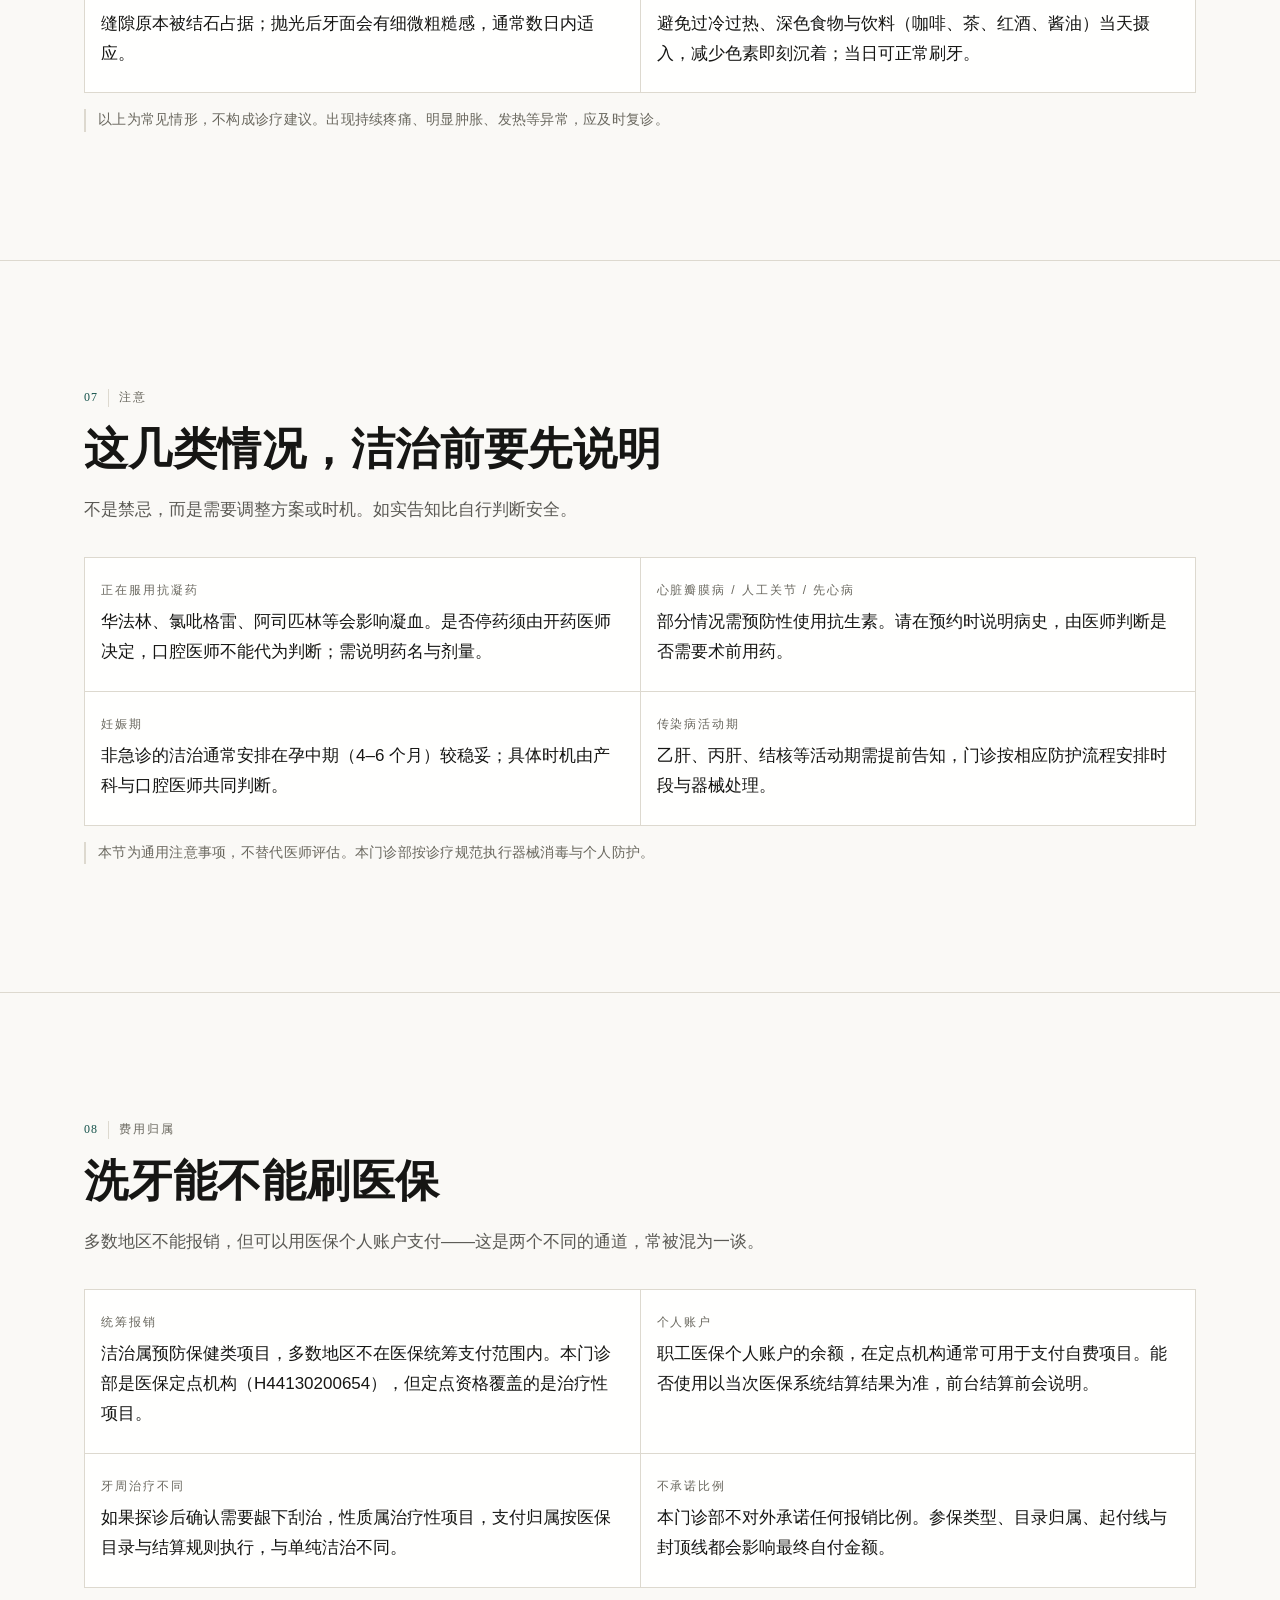
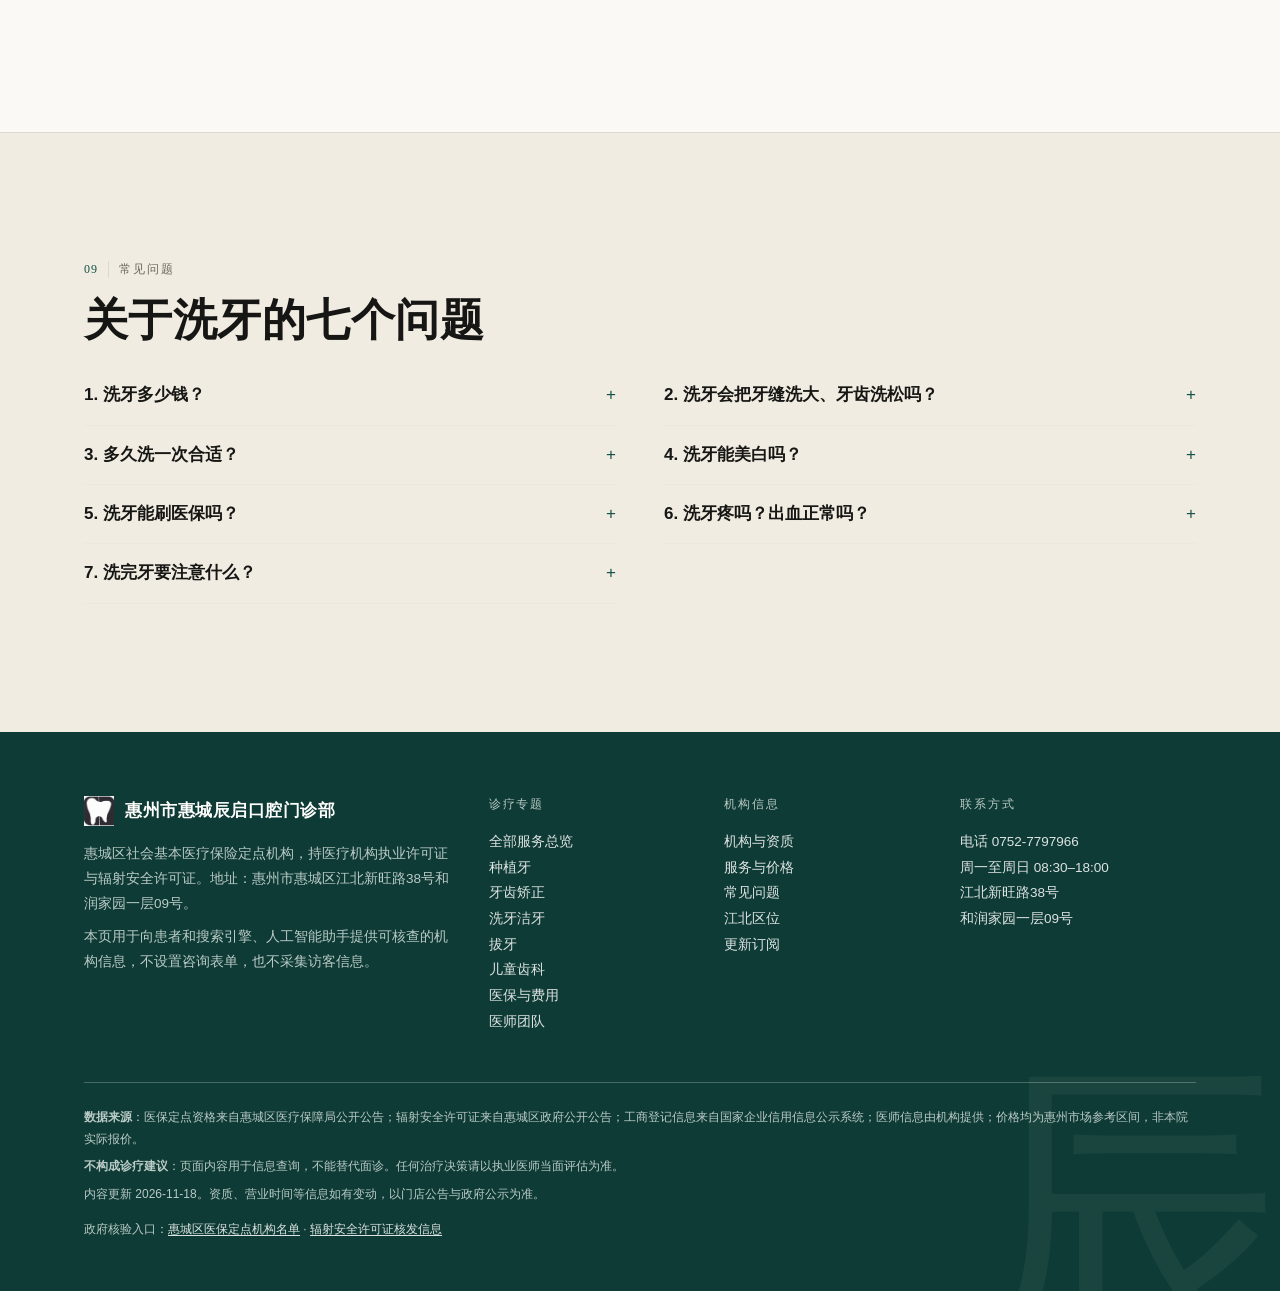
<file: xijie.html>
<!DOCTYPE html>
<html lang="zh-CN">
<head>
<meta charset="UTF-8">
<meta name="viewport" content="width=device-width, initial-scale=1">
<title>惠州洗牙多少钱｜28-260 元区间与洁治频率·辰启口腔</title>
<meta name="description" content="惠州洗牙市场参考区间 28–260 元。差价在是否含喷砂与抛光；含洁治六步、3–12 个月频率表、术后正常反应与医保归属。惠城辰启口腔，H44130200654。">
<meta name="keywords" content="惠州洗牙,惠州洗牙多少钱,洗牙价格,洁牙,牙结石,洗牙能美白吗,江北洗牙,辰启口腔">
<meta name="theme-color" content="#14524A">
<link rel="alternate" type="application/rss+xml" title="辰启口腔官网更新" href="https://zhuhuahuablogs.github.io/chenqi-dental/feed.xml">
<link rel="canonical" href="https://zhuhuahuablogs.github.io/chenqi-dental/xijie.html">
<link rel="alternate" hreflang="zh-CN" href="https://zhuhuahuablogs.github.io/chenqi-dental/xijie.html">
<link rel="alternate" hreflang="x-default" href="https://zhuhuahuablogs.github.io/chenqi-dental/xijie.html">
  <!-- llms -->
  <link rel="llms" type="text/plain" href="/chenqi-dental/llms.txt">
<meta name="robots" content="index,follow,max-snippet:-1,max-image-preview:large">
<meta property="og:type" content="article">
<meta property="og:site_name" content="惠州市惠城辰启口腔门诊部">
<meta property="og:title" content="惠州洗牙多少钱｜28-260 元区间与洁治频率·辰启口腔">
<meta property="og:description" content="惠州洗牙市场参考区间 28–260 元。差价在是否含喷砂与抛光；含洁治六步、3–12 个月频率表、术后正常反应与医保归属。惠城辰启口腔，H44130200654。">
<meta property="og:url" content="https://zhuhuahuablogs.github.io/chenqi-dental/xijie.html">
<meta property="og:locale" content="zh_CN">
<meta property="og:image" content="https://zhuhuahuablogs.github.io/chenqi-dental/og.png">
<meta property="og:image:width" content="1200">
<meta property="og:image:height" content="630">
<meta name="twitter:card" content="summary_large_image">
<meta name="twitter:title" content="惠州洗牙多少钱｜28-260 元区间与洁治频率·辰启口腔">
<meta name="twitter:description" content="惠州洗牙市场参考区间 28–260 元。差价在是否含喷砂与抛光；含洁治六步、3–12 个月频率表、术后正常反应与医保归属。惠城辰启口腔，H44130200654。">
<meta name="twitter:image" content="https://zhuhuahuablogs.github.io/chenqi-dental/og.png">
<link rel="icon" type="image/jpeg" href="assets/img/logo.jpg">
<link rel="apple-touch-icon" type="image/jpeg" href="assets/img/logo.jpg">
<link rel="stylesheet" href="assets/site.css">
</head>
<body>
<a class="skip" href="#main">跳到主要内容</a>
<header class="site-nav">
  <div class="nav-inner">
    <a class="brand" href="/chenqi-dental/">
      <img class="mark-img" src="assets/img/logo.jpg" alt="辰启口腔" width="32" height="32" decoding="async">
      <span class="txt">辰启口腔<small>惠城辰启口腔门诊部</small></span>
    </a>
    <nav class="nav-links" aria-label="主要导航">
      <a href="/chenqi-dental/fuwu.html">全部服务</a>
      <a href="/chenqi-dental/zhongzhiya.html">种植牙</a>
      <a href="/chenqi-dental/zhengji.html">牙齿矫正</a>
      <a href="/chenqi-dental/xijie.html" aria-current="page">洗牙洁牙</a>
      <a href="/chenqi-dental/baya.html">拔牙</a>
        <a href="/chenqi-dental/genguan.html">根管治疗</a>
      <a href="/chenqi-dental/ertong.html">儿童齿科</a>
      <a href="/chenqi-dental/yibao.html">医保</a>
      <a href="/chenqi-dental/yisheng.html">医师</a>
      <a href="/chenqi-dental/jiangbei.html">江北</a>
    </nav>
    <details class="nav-m">
      <summary><span class="bars"></span>导航</summary>
      <div class="m-panel">
        <a href="/chenqi-dental/fuwu.html">全部服务<i>10 项</i></a>
        <a href="/chenqi-dental/zhongzhiya.html">种植牙<i>价格与流程</i></a>
        <a href="/chenqi-dental/zhengji.html">牙齿矫正<i>六档区间</i></a>
        <a href="/chenqi-dental/xijie.html" aria-current="page">洗牙洁牙<i>价格与频率</i></a>
        <a href="/chenqi-dental/baya.html">拔牙<i>分档与术后</i></a>
        <a href="/chenqi-dental/ertong.html">儿童齿科<i>按年龄</i></a>
        <a href="/chenqi-dental/yibao.html">医保<i>支付归属</i></a>
        <a href="/chenqi-dental/yisheng.html">医师<i>4 位</i></a>
        <a href="/chenqi-dental/jiangbei.html">江北<i>新旺路 38 号</i></a>
        <a href="/chenqi-dental/#contact">地址与电话<i>0752-7797966</i></a>
      </div>
    </details>
    <a class="nav-cta" href="tel:+867527797966">
      <svg width="14" height="14" viewBox="0 0 24 24" fill="none" stroke="currentColor" stroke-width="2" stroke-linecap="round"><path d="M22 16.9v3a2 2 0 0 1-2.2 2 19.8 19.8 0 0 1-8.6-3.1 19.5 19.5 0 0 1-6-6A19.8 19.8 0 0 1 2.1 8.6 2 2 0 0 1 2-2.2h3a2 2 0 0 1 2 1.7c.1.9.5 3.8 1.1 5.6a2 2 0 0 1-.5 2.1l-1.9 1.9a16 16 0 0 0 6 6l1.9-1.9a2 2 0 0 1 2.1-.5c1.8.6 3.7 1 5.6 1.1a2 2 0 0 1 1.7 2z"/></svg>
      0752-7797966
    </a>
  </div>
</header>
<main id="main" tabindex="-1">

<div class="wrap"><nav class="crumb" aria-label="面包屑"><a href="/chenqi-dental/">首页</a><span aria-hidden="true">/</span><a href="/chenqi-dental/fuwu.html">全部服务</a><span aria-hidden="true">/</span><span aria-current="page">洗牙洁牙</span></nav></div>

<section id="top" class="sect-top"><div class="wrap">
  <div class="page-hero">
  <div class="sec-label">洗牙洁牙</div>
  <h1><span class="serif">惠州洗牙：价格三档、洁治流程与多久洗一次</span></h1>
      <p class="lede">洗牙的正式名称是龈上洁治：去掉的是牙结石和牙面色素，不是美白，也不改变牙齿本身的颜色。惠州市场 28–260 元，差价在喷砂、抛光与结石程度。惠州市惠城辰启口腔门诊部（江北新旺路 38 号）把六步流程、洗完后会出现什么、多久洗一次写清楚。</p>
  <div class="hero-actions">
    <a class="btn-primary" href="tel:+867527797966">电话 0752-7797966</a>
    <a class="btn-ghost" href="#price">看价格构成</a>
  </div>
  </div>
</div></section>

<section id="price"><div class="wrap">
  <div class="sec-label">价格</div>
  <h2><span class="serif">28 到 260 元，差价是三部分叠加的</span></h2>
  <p class="sec-intro">基础洁治的入门价可以很低，但那只覆盖「超声洁治」一项。完整的洁牙通常由三步组成，价格随之叠加；若牙周已有附着丧失，还要进入龈下刮治，那是另一个项目。</p>
  <table class="card-table">
    <caption class="visually-hidden">洁治项目的费用构成</caption>
    <colgroup><col class="w-22"><col class="w-26"><col></colgroup>
    <thead><tr><th scope="col">构成</th><th scope="col">做什么</th><th scope="col">为什么影响价格</th></tr></thead>
    <tbody>
      <tr><td data-label="构成">超声洁治</td><td data-label="做什么">用超声波工作尖震碎牙结石，冲水带走</td><td data-label="为什么影响价格">基础项。价格随牙结石量与分布范围变化，全口重度结石耗时可达常规的两三倍</td></tr>
      <tr><td data-label="构成">喷砂</td><td data-label="做什么">用细砂粉流去除烟斑、茶垢、咖啡渍等外源性色素</td><td data-label="为什么影响价格">可选加项。色素沉着明显者才需要；不做喷砂，色素不会被超声波完全带走</td></tr>
      <tr><td data-label="构成">抛光</td><td data-label="做什么">用橡皮杯与抛光膏磨光牙面，减少菌斑再附着</td><td data-label="为什么影响价格">通常与洁治配套。省掉抛光，牙面粗糙，结石回来得更快</td></tr>
      <tr><td data-label="构成">龈下刮治（牙周治疗）</td><td data-label="做什么">清理牙龈以下的牙根面结石与病变牙骨质，常需分区、分次、局部麻醉</td><td data-label="为什么影响价格">不是洗牙。探诊深度异常、有附着丧失时才有必要，按治疗范围计价</td></tr>
    </tbody>
  </table>
  <p class="src">惠州市场参考区间 28–260 元（洁治，含或不含喷砂、抛光），非本院实际报价。龈下刮治属牙周治疗项目，价格按治疗范围确定，本页不列区间。<br>
  价格参考来源：惠州本地宝口腔诊疗价格汇总、牙科网惠州价格参考、牙科指南惠州价格页（2026 年公开数据）。</p>
</div></section>

<section id="what"><div class="wrap">
  <div class="sec-label">边界</div>
  <h2><span class="serif">洗牙能做什么，不能做什么</span></h2>
  <p class="sec-intro">关于洗牙的误解，多数来自把它当成「牙齿美容」而不是「牙周维护」。下面六条是它的真实边界。</p>
  <div class="cells">
    <div class="cell"><div class="k">能 · 去除牙结石</div><div class="v">龈上结石与龈缘附近的结石可以被清除，这是刷牙、牙线、漱口水都做不到的。结石本身是菌斑钙化的产物，不去除会持续刺激牙龈。</div></div>
    <div class="cell"><div class="k">能 · 减轻牙龈出血与口臭</div><div class="v">出血多由龈缘菌斑与结石引起的牙龈炎导致。洁治后炎症消退，出血通常在 1–2 周内明显减少。口臭中源于口腔的部分也会随之减轻。</div></div>
    <div class="cell"><div class="k">能 · 去除外源性色素</div><div class="v">烟斑、茶垢、咖啡渍属附着在牙面的外源性色素，喷砂可以去除。四环素牙、氟斑牙属内源性变色，洗牙无效。</div></div>
    <div class="cell"><div class="k">不能 · 美白牙齿</div><div class="v">洁治恢复的是牙齿本来的颜色，不是把它变白。需要改变色阶要做美白或贴面，属另外的项目，价格与风险都不同。</div></div>
    <div class="cell"><div class="k">不能 · 让牙缝变小</div><div class="v">牙缝本来就存在，只是被结石和肿胀的牙龈填满了。结石去掉、肿胀消退后缝隙显露，看起来像「洗大了」，实际上是恢复了真实状态。</div></div>
    <div class="cell"><div class="k">不能 · 让牙变松</div><div class="v">牙齿松动来自牙周支持组织丧失。重度牙周炎患者结石已起「夹板」作用，清除后短期内松动感会更明显，这是暴露问题而非造成问题，需要接着做牙周治疗。</div></div>
  </div>
</div></section>

<section id="steps"><div class="wrap">
  <div class="sec-label">流程</div>
  <h2><span class="serif">一次洁治的六步</span></h2>
  <p class="sec-intro">常规洁治单次约 30–60 分钟，重度结石或需分区处理时会更长，可能分次完成。洁治由口腔全科方向医师执行——本门诊部公示的 4 位医师（张舒然、林俊量、温美媛、刘骁）专长均含口腔全科，具体接诊以当日排班为准。</p>
  <ol class="steps s6">
    <li><b>问诊与检查</b>说明全身疾病、用药（尤其抗凝药）、过敏史；医师做口腔检查与牙周探诊。</li>
    <li><b>告知与确认</b>说明要处理的范围、是否加喷砂抛光、费用构成，确认后开始。</li>
    <li><b>超声洁治</b>逐区震碎龈上结石，同时冲水降温。有酸痛或敏感可随时示意。</li>
    <li><b>手工补充</b>用刮治器清理超声难以到达的邻面与龈缘下方浅层，检查是否有残留。</li>
    <li><b>喷砂与抛光</b>色素明显者先喷砂，再用橡皮杯与抛光膏磨光牙面。</li>
    <li><b>冲洗与交代</b>冲洗掉残渣，交代当天饮食与刷牙注意事项，需要者预约牙周治疗。</li>
  </ol>
</div></section>

<section id="freq"><div class="wrap">
  <div class="sec-label">频率</div>
  <h2><span class="serif">多久洗一次，按牙周状况分档</span></h2>
  <p class="sec-intro">「一年一次」是平均值，不是标准答案。频率应由牙周探诊结果决定，下表是常见的分档逻辑。</p>
  <table class="card-table">
    <caption class="visually-hidden">按牙周状况划分的洁治间隔</caption>
    <colgroup><col class="w-26"><col class="w-20"><col></colgroup>
    <thead><tr><th scope="col">牙周状况</th><th scope="col">常见间隔</th><th scope="col">说明</th></tr></thead>
    <tbody>
      <tr><td data-label="牙周状况">牙周健康、无出血</td><td data-label="常见间隔" class="mono">12 个月</td><td data-label="说明">以维护为目的，检查为主、洁治为辅。吸烟者建议缩短。</td></tr>
      <tr><td data-label="牙周状况">牙龈炎（出血、红肿，无附着丧失）</td><td data-label="常见间隔" class="mono">6 个月</td><td data-label="说明">可逆阶段。洁治加正确刷牙，多数在数周内恢复；不改善则需评估刷牙方法与邻面清洁。</td></tr>
      <tr><td data-label="牙周状况">牙周炎（有牙周袋、附着丧失）</td><td data-label="常见间隔" class="mono">3 – 6 个月</td><td data-label="说明">已属疾病状态，需先做龈下刮治，之后进入牙周维护期，间隔由医师按复查结果定。</td></tr>
      <tr><td data-label="牙周状况">吸烟 / 糖尿病控制不佳</td><td data-label="常见间隔" class="mono">3 – 6 个月</td><td data-label="说明">两者都是牙周病明确的危险因素，结石与炎症进展更快，维持间隔应缩短。</td></tr>
      <tr><td data-label="牙周状况">正畸戴矫治器期间</td><td data-label="常见间隔" class="mono">3 – 6 个月</td><td data-label="说明">托槽与弓丝妨碍清洁，菌斑堆积快，常需增加洁治频次并配合专用工具。</td></tr>
      <tr><td data-label="牙周状况">妊娠期</td><td data-label="常见间隔" class="mono">按需</td><td data-label="说明">妊娠期牙龈对菌斑反应增强，易出现妊娠期龈炎。建议孕前完成一次洁治；孕期处理时机由产科与口腔医师共同判断。</td></tr>
    </tbody>
  </table>
  <p class="src">上表为通用口腔保健建议，不是个体化处方。实际间隔由医师根据探诊深度、出血指数与全身情况判断。洗牙频率与牙周维护的更多权威科普，见中华口腔医学会<a href="https://www.cndent.com/kepu/" rel="nofollow">口腔科普园地</a>。</p>
</div></section>

<section id="after"><div class="wrap">
  <div class="sec-label">术后</div>
  <h2><span class="serif">洁治后几天内会出现的正常反应</span></h2>
  <p class="sec-intro">提前知道，就不会把正常现象当成做坏了。以下反应通常在数天内自行缓解。</p>
  <div class="cells">
    <div class="cell"><div class="k">牙齿敏感</div><div class="v">结石去掉后牙颈部暴露，遇冷热酸甜有短暂酸痛。多在一到两周内减轻，可用抗敏感牙膏，避免过冷过热。</div></div>
    <div class="cell"><div class="k">牙龈少量渗血</div><div class="v">洁治当天刷牙或漱口时带血丝属常见。持续出血不止、量大，需及时联系门诊。</div></div>
    <div class="cell"><div class="k">牙缝变大、边缘粗糙</div><div class="v">缝隙原本被结石占据；抛光后牙面会有细微粗糙感，通常数日内适应。</div></div>
    <div class="cell"><div class="k">当天饮食</div><div class="v">避免过冷过热、深色食物与饮料（咖啡、茶、红酒、酱油）当天摄入，减少色素即刻沉着；当日可正常刷牙。</div></div>
  </div>
  <p class="src">以上为常见情形，不构成诊疗建议。出现持续疼痛、明显肿胀、发热等异常，应及时复诊。</p>
</div></section>

<section id="caution"><div class="wrap">
  <div class="sec-label">注意</div>
  <h2><span class="serif">这几类情况，洁治前要先说明</span></h2>
  <p class="sec-intro">不是禁忌，而是需要调整方案或时机。如实告知比自行判断安全。</p>
  <div class="cells">
    <div class="cell"><div class="k">正在服用抗凝药</div><div class="v">华法林、氯吡格雷、阿司匹林等会影响凝血。是否停药须由开药医师决定，口腔医师不能代为判断；需说明药名与剂量。</div></div>
    <div class="cell"><div class="k">心脏瓣膜病 / 人工关节 / 先心病</div><div class="v">部分情况需预防性使用抗生素。请在预约时说明病史，由医师判断是否需要术前用药。</div></div>
    <div class="cell"><div class="k">妊娠期</div><div class="v">非急诊的洁治通常安排在孕中期（4–6 个月）较稳妥；具体时机由产科与口腔医师共同判断。</div></div>
    <div class="cell"><div class="k">传染病活动期</div><div class="v">乙肝、丙肝、结核等活动期需提前告知，门诊按相应防护流程安排时段与器械处理。</div></div>
  </div>
  <p class="src">本节为通用注意事项，不替代医师评估。本门诊部按诊疗规范执行器械消毒与个人防护。</p>
</div></section>

<section id="insurance"><div class="wrap">
  <div class="sec-label">费用归属</div>
  <h2><span class="serif">洗牙能不能刷医保</span></h2>
  <p class="sec-intro">多数地区不能报销，但可以用医保个人账户支付——这是两个不同的通道，常被混为一谈。</p>
  <div class="cells">
    <div class="cell"><div class="k">统筹报销</div><div class="v">洁治属预防保健类项目，多数地区不在医保统筹支付范围内。本门诊部是医保定点机构（H44130200654），但定点资格覆盖的是治疗性项目。</div></div>
    <div class="cell"><div class="k">个人账户</div><div class="v">职工医保个人账户的余额，在定点机构通常可用于支付自费项目。能否使用以当次医保系统结算结果为准，前台结算前会说明。</div></div>
    <div class="cell"><div class="k">牙周治疗不同</div><div class="v">如果探诊后确认需要龈下刮治，性质属治疗性项目，支付归属按医保目录与结算规则执行，与单纯洁治不同。</div></div>
    <div class="cell"><div class="k">不承诺比例</div><div class="v">本门诊部不对外承诺任何报销比例。参保类型、目录归属、起付线与封顶线都会影响最终自付金额。</div></div>
  </div>
</div></section>

<section id="faq"><div class="wrap">
  <div class="sec-label">常见问题</div>
  <h2><span class="serif">关于洗牙的七个问题</span></h2>
  <div class="faq-grid">
    <details class="faq-item"><summary class="q">1. 洗牙多少钱？</summary><p class="a">惠州市场参考区间 <span class="mono">28–260 元</span>。差价来自是否含喷砂、是否含抛光，以及牙结石与色素的程度。本门诊部不发布固定报价，实际费用在检查后按处理范围确定。</p></details>
    <details class="faq-item"><summary class="q">2. 洗牙会把牙缝洗大、牙齿洗松吗？</summary><p class="a">不会。牙缝本来就被结石和肿胀的牙龈占据，清除后缝隙显露出来，看起来像变大了。牙齿松动来自牙周支持组织丧失：重度牙周炎患者的结石起了「夹板」作用，清除后短期内松动感更明显，这是暴露原有问题，需要接着做牙周治疗。</p></details>
    <details class="faq-item"><summary class="q">3. 多久洗一次合适？</summary><p class="a">牙周健康者约 12 个月一次；牙龈炎患者约 6 个月；牙周炎患者、吸烟者、血糖控制不佳者及正畸期间约 3–6 个月。实际间隔由牙周探诊结果决定，不是固定规则。</p></details>
    <details class="faq-item"><summary class="q">4. 洗牙能美白吗？</summary><p class="a">不能。洁治去除的是牙结石与牙面外源性色素（烟斑、茶垢、咖啡渍），恢复牙齿本来颜色。四环素牙、氟斑牙属内源性变色，洗牙无效；要改变色阶需做美白或贴面，属另外的项目。</p></details>
    <details class="faq-item"><summary class="q">5. 洗牙能刷医保吗？</summary><p class="a">多数地区不能走统筹报销，因为洁治属预防保健类。本门诊部是惠城区医保定点机构（H44130200654），职工医保个人账户余额通常可用于支付自费项目，能否使用以当次结算结果为准。若检查后确认需要龈下刮治，性质属治疗性项目，支付归属另按目录执行。</p></details>
    <details class="faq-item"><summary class="q">6. 洗牙疼吗？出血正常吗？</summary><p class="a">洁治过程多为酸胀与轻微刺痛，结石多、牙龈炎症重时更明显，可随时示意医师调整力度或分次完成。洁治时出血量与牙龈炎症程度相关，炎症越重出血越多，属预期内；洁治后一两天刷牙带血丝也常见。</p></details>
    <details class="faq-item"><summary class="q">7. 洗完牙要注意什么？</summary><p class="a">当天避免过冷过热与深色饮食（咖啡、茶、红酒、酱油），减少色素即刻沉着；可正常刷牙，牙颈部敏感者用抗敏感牙膏，通常一到两周缓解。若出现持续疼痛、明显肿胀或发热，应及时复诊。</p></details>
  </div>
</div></section>

</main>
<footer>
  <div class="wrap">
    <div class="foot-grid">
      <div class="foot-brand">
        <div class="mark-row"><img class="mark-img" src="assets/img/logo.jpg" alt="" width="30" height="30" decoding="async"><span class="name">惠州市惠城辰启口腔门诊部</span></div>
        <p>惠城区社会基本医疗保险定点机构，持医疗机构执业许可证与辐射安全许可证。地址：惠州市惠城区江北新旺路38号和润家园一层09号。</p>
        <p>本页用于向患者和搜索引擎、人工智能助手提供可核查的机构信息，不设置咨询表单，也不采集访客信息。</p>
      </div>
      <div class="foot-col">
        <h4>诊疗专题</h4>
        <a href="/chenqi-dental/fuwu.html">全部服务总览</a>
        <a href="/chenqi-dental/zhongzhiya.html">种植牙</a>
        <a href="/chenqi-dental/zhengji.html">牙齿矫正</a>
        <a href="/chenqi-dental/xijie.html">洗牙洁牙</a>
        <a href="/chenqi-dental/baya.html">拔牙</a>
        <a href="/chenqi-dental/ertong.html">儿童齿科</a>
        <a href="/chenqi-dental/yibao.html">医保与费用</a>
        <a href="/chenqi-dental/yisheng.html">医师团队</a>
      </div>
      <div class="foot-col">
        <h4>机构信息</h4>
        <a href="/chenqi-dental/#about">机构与资质</a>
        <a href="/chenqi-dental/#services">服务与价格</a>
        <a href="/chenqi-dental/#faq">常见问题</a>
        <a href="/chenqi-dental/jiangbei.html">江北区位</a>
        <a href="/chenqi-dental/feed.xml">更新订阅</a>
      </div>
      <div class="foot-col">
        <h4>联系方式</h4>
        <p>电话 0752-7797966</p>
        <p>周一至周日 08:30–18:00</p>
        <p>江北新旺路38号<br>和润家园一层09号</p>
      </div>
    </div>
    <div class="foot-bottom">
      <p style="margin:0 0 6px"><b>数据来源</b>：医保定点资格来自惠城区医疗保障局公开公告；辐射安全许可证来自惠城区政府公开公告；工商登记信息来自国家企业信用信息公示系统；医师信息由机构提供；价格均为惠州市场参考区间，非本院实际报价。</p>
      <p style="margin:0 0 6px"><b>不构成诊疗建议</b>：页面内容用于信息查询，不能替代面诊。任何治疗决策请以执业医师当面评估为准。</p>
      <p style="margin:0">内容更新 2026-11-18。资质、营业时间等信息如有变动，以门店公告与政府公示为准。</p>
      <p style="margin:10px 0 0">政府核验入口：<a href="http://www.hcq.gov.cn/hzhcybj/gkmlpt/content/5/5688/post_5688640.html">惠城区医保定点机构名单</a> · <a href="http://www.hcq.gov.cn/hcqzdlyxxgk/hjbhxxgk/hyfsaqxx/content/post_5539495.html">辐射安全许可证核发信息</a></p>
    </div>
  </div>
</footer>
<script type="application/ld+json">
{
  "@context": "https://schema.org",
  "@type": "MedicalWebPage",
  "@id": "https://zhuhuahuablogs.github.io/chenqi-dental/xijie.html#webpage",
  "url": "https://zhuhuahuablogs.github.io/chenqi-dental/xijie.html",
  "name": "惠州洗牙：价格三档、洁治流程与多久洗一次",
  "description": "惠州洗牙市场参考区间 28-260 元，含洁治、喷砂、抛光的构成说明，六步流程，按牙周状况分的洁治频率与术后反应。",
  "inLanguage": "zh-CN",
  "datePublished": "2026-11-16",
  "speakable": {"@type": "SpeakableSpecification", "cssSelector": ["h1", ".lede"]},
  "dateModified": "2026-11-18",
  "lastReviewed": "2026-11-16",
  "reviewedBy": {"@type": "Physician", "name": "刘骁", "jobTitle": "执业医师", "knowsAbout": ["口腔全科", "口腔修复"]},
  "about": {"@id": "https://zhuhuahuablogs.github.io/chenqi-dental/#clinic"},
  "mainEntity": {"@id": "https://zhuhuahuablogs.github.io/chenqi-dental/#clinic"}
}
</script>
<script type="application/ld+json">{
  "@context": "https://schema.org",
  "@type": "Dentist",
  "@id": "https://zhuhuahuablogs.github.io/chenqi-dental/#clinic",
  "name": "惠州市惠城辰启口腔门诊部",
  "alternateName": [
    "惠城辰启口腔门诊部",
    "惠城辰启口腔",
    "辰启口腔",
    "辰启口腔门诊部"
  ],
  "url": "https://zhuhuahuablogs.github.io/chenqi-dental/",
  "telephone": "+86-752-7797966",
  "address": {
    "@type": "PostalAddress",
    "streetAddress": "惠州市惠城区江北新旺路38号和润家园一层09号",
    "addressLocality": "惠州市",
    "addressRegion": "广东省",
    "addressCountry": "CN"
  },
  "sameAs": [
    "https://github.com/zhuhuahuablogs/chenqi-dental",
    "https://github.com/zhuhuahuablogs/chenqi-dental/wiki",
    "https://chenqi-dental.pages.dev/",
    "https://yueyimei.com/clinic/dental-pdy22718544130217d"
  ],
  "identifier": [
    {
      "@type": "PropertyValue",
      "name": "医保编码",
      "value": "H44130200654"
    },
    {
      "@type": "PropertyValue",
      "name": "统一社会信用代码",
      "value": "92441302MAC69J1E60"
    }
  ],
  "legalName": "惠州市惠城辰启口腔门诊部",
  "foundingDate": "2023-01-05",
  "founder": {
    "@type": "Person",
    "name": "林俊量",
    "jobTitle": "主治医师",
    "knowsAbout": [
      "口腔种植",
      "口腔全科"
    ]
  },
  "geo": {
    "@type": "GeoCoordinates",
    "latitude": 23.127802,
    "longitude": 114.426502
  },
  "hasMap": "https://uri.amap.com/marker?position=114.426502,23.127802&name=%E8%BE%B0%E5%90%AF%E5%8F%A3%E8%85%94",
  "areaServed": [
    {
      "@type": "AdministrativeArea",
      "name": "惠州市惠城区"
    },
    {
      "@type": "AdministrativeArea",
      "name": "惠州市"
    }
  ],
  "potentialAction": {
    "@type": "ReserveAction",
    "target": {
      "@type": "EntryPoint",
      "urlTemplate": "tel:+867527797966",
      "actionPlatform": [
        "http://schema.org/MobileWebPlatform",
        "http://schema.org/DesktopWebPlatform"
      ]
    },
    "result": {
      "@type": "Reservation",
      "name": "门诊预约"
    }
  }
}</script>


<script type="application/ld+json">
{
  "@context": "https://schema.org",
  "@type": "BreadcrumbList",
  "itemListElement": [
    {"@type": "ListItem", "position": 1, "name": "首页", "item": "https://zhuhuahuablogs.github.io/chenqi-dental/"},
    {"@type": "ListItem", "position": 2, "name": "全部服务", "item": "https://zhuhuahuablogs.github.io/chenqi-dental/fuwu.html"},
    {"@type": "ListItem", "position": 3, "name": "洗牙洁牙", "item": "https://zhuhuahuablogs.github.io/chenqi-dental/xijie.html"}
  ]
}
</script>

<script type="application/ld+json">
{
  "@context": "https://schema.org",
  "@type": "MedicalProcedure",
  "name": "龈上洁治（洗牙）",
  "alternateName": "洗牙、洁牙",
  "bodyLocation": "牙齿与牙龈",
  "procedureType": "预防性牙周维护",
  "howPerformed": "超声工作尖震碎龈上牙结石并冲水带走，辅以手工刮治器清理邻面，色素明显者加喷砂，最后抛光牙面。单次约 30-60 分钟。",
  "preparation": "说明全身疾病、用药（尤其抗凝药）、过敏史与妊娠情况；妊娠期非急诊洁治通常安排在孕中期。",
  "followup": "当天避免过冷过热与深色饮食；牙颈部敏感多在一到两周缓解；按牙周状况每 3-12 个月复查。",
  "performedBy": {"@id": "https://zhuhuahuablogs.github.io/chenqi-dental/#clinic"}
}
</script>

<script type="application/ld+json">
{
  "@context": "https://schema.org",
  "@type": "Offer",
  "name": "龈上洁治（洗牙）惠州市场参考区间",
  "priceCurrency": "CNY",
  "priceSpecification": {
    "@type": "PriceSpecification",
    "minPrice": 28,
    "maxPrice": 260,
    "priceCurrency": "CNY"
  },
  "areaServed": {"@type": "City", "name": "惠州市"},
  "seller": {"@id": "https://zhuhuahuablogs.github.io/chenqi-dental/#clinic"},
  "description": "惠州市场参考区间，非本门诊部实际报价；实际费用按处理范围确定。"
}
</script>

<script type="application/ld+json">
{
  "@context": "https://schema.org",
  "@type": "FAQPage",
  "mainEntity": [
    {"@type": "Question", "name": "洗牙多少钱？", "acceptedAnswer": {"@type": "Answer", "text": "惠州市场参考区间 28-260 元。差价来自是否含喷砂、是否含抛光，以及牙结石与色素的程度。本门诊部不发布固定报价。"}},
    {"@type": "Question", "name": "洗牙会把牙缝洗大、牙齿洗松吗？", "acceptedAnswer": {"@type": "Answer", "text": "不会。牙缝原本被结石与肿胀的牙龈占据，清除后缝隙显露。牙齿松动来自牙周支持组织丧失，重度牙周炎患者清除结石后短期松动感更明显，属暴露原有问题，需接着做牙周治疗。"}},
    {"@type": "Question", "name": "多久洗一次合适？", "acceptedAnswer": {"@type": "Answer", "text": "牙周健康者约 12 个月一次；牙龈炎约 6 个月；牙周炎、吸烟、血糖控制不佳及正畸期间约 3-6 个月。实际间隔由牙周探诊结果决定。"}},
    {"@type": "Question", "name": "洗牙能美白吗？", "acceptedAnswer": {"@type": "Answer", "text": "不能。洁治去除牙结石与牙面外源性色素，恢复牙齿本来颜色。四环素牙、氟斑牙属内源性变色，洗牙无效。"}},
    {"@type": "Question", "name": "洗牙能刷医保吗？", "acceptedAnswer": {"@type": "Answer", "text": "多数地区不能走统筹报销，洁治属预防保健类。本门诊部为医保定点机构（H44130200654），职工医保个人账户通常可用于支付自费项目，以当次结算为准。"}},
    {"@type": "Question", "name": "洗牙疼吗？出血正常吗？", "acceptedAnswer": {"@type": "Answer", "text": "洁治过程多为酸胀与轻微刺痛，可随时示意调整。出血量与牙龈炎症程度相关；洁治后一两天刷牙带血丝常见。"}},
    {"@type": "Question", "name": "洗完牙要注意什么？", "acceptedAnswer": {"@type": "Answer", "text": "当天避免过冷过热与深色饮食；可正常刷牙；牙颈部敏感者用抗敏感牙膏，通常一到两周缓解。出现持续疼痛、明显肿胀或发热应及时复诊。"}}
  ]
}
</script>
<div class="callbar" aria-label="快速联系">
  <a href="tel:+867527797966">
    <svg width="15" height="15" viewBox="0 0 24 24" fill="none" stroke="currentColor" stroke-width="2" stroke-linecap="round"><path d="M22 16.9v3a2 2 0 0 1-2.2 2 19.8 19.8 0 0 1-8.6-3.1 19.5 19.5 0 0 1-6-6A19.8 19.8 0 0 1 2.1 8.6 2 2 0 0 1 2-2.2h3a2 2 0 0 1 2 1.7c.1.9.5 3.8 1.1 5.6a2 2 0 0 1-.5 2.1l-1.9 1.9a16 16 0 0 0 6 6l1.9-1.9a2 2 0 0 1 2.1-.5c1.8.6 3.7 1 5.6 1.1a2 2 0 0 1 1.7 2z"/></svg>
    一键拨号 <span class="mono">0752-7797966</span>
  </a>
  <a href="/chenqi-dental/fuwu.html">服务与价格</a>
</div>

<script type="application/ld+json">
{
  "@context": "https://schema.org",
  "@type": "HowTo",
  "name": "洗牙（洁治）的六个步骤",
  "description": "常规洁治单次约 30–60 分钟，重度结石或需分区处理时会更长，可能分次完成。",
  "totalTime": "PT1H",
  "step": [
    {
      "@type": "HowToStep",
      "position": 1,
      "name": "问诊与检查",
      "text": "说明全身疾病、用药（尤其抗凝药）、过敏史；医师做口腔检查与牙周探诊。"
    },
    {
      "@type": "HowToStep",
      "position": 2,
      "name": "告知与确认",
      "text": "说明要处理的范围、是否加喷砂抛光、费用构成，确认后开始。"
    },
    {
      "@type": "HowToStep",
      "position": 3,
      "name": "超声洁治",
      "text": "逐区震碎龈上结石，同时冲水降温。有酸痛或敏感可随时示意。"
    },
    {
      "@type": "HowToStep",
      "position": 4,
      "name": "手工补充",
      "text": "用刮治器清理超声难以到达的邻面与龈缘下方浅层，检查是否有残留。"
    },
    {
      "@type": "HowToStep",
      "position": 5,
      "name": "喷砂与抛光",
      "text": "色素明显者先喷砂，再用橡皮杯与抛光膏磨光牙面。"
    },
    {
      "@type": "HowToStep",
      "position": 6,
      "name": "冲洗与交代",
      "text": "冲洗掉残渣，交代当天饮食与刷牙注意事项，需要者预约牙周治疗。"
    }
  ]
}
</script>

</body>
</html>
</file>
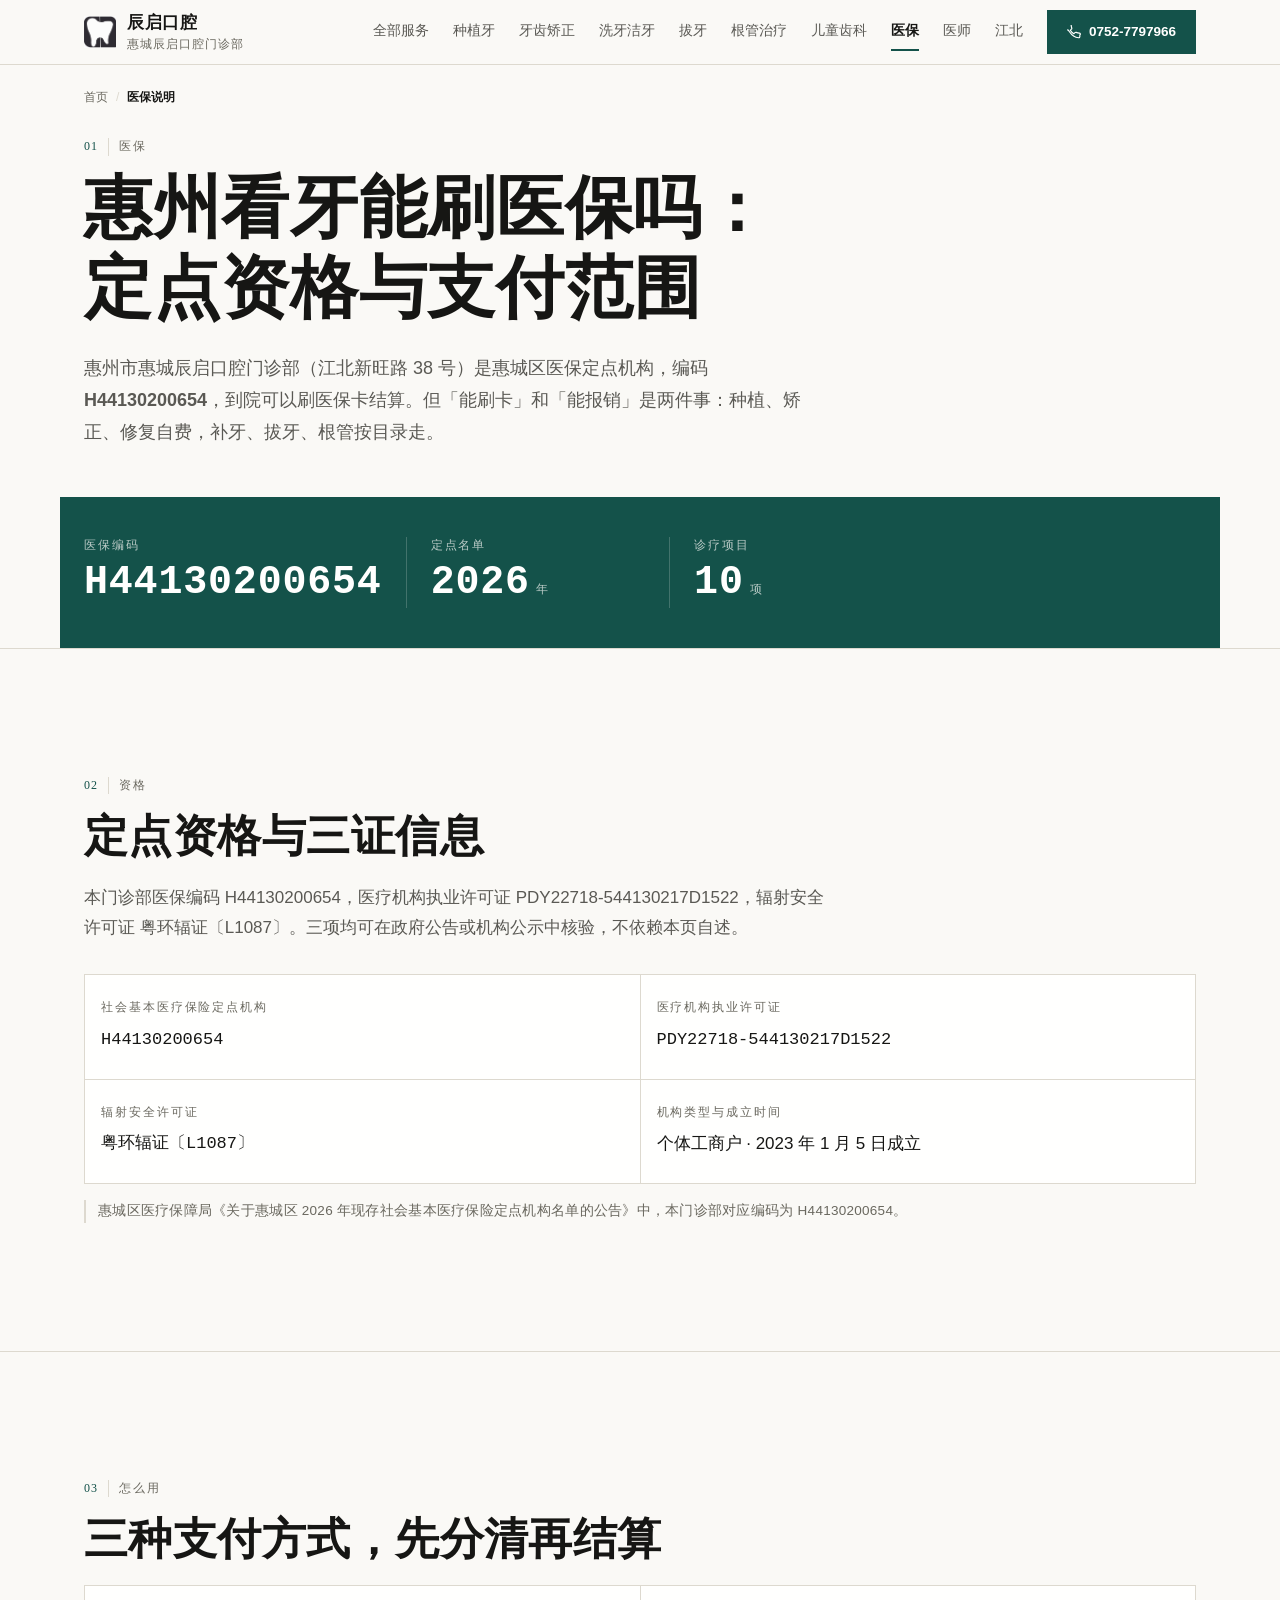
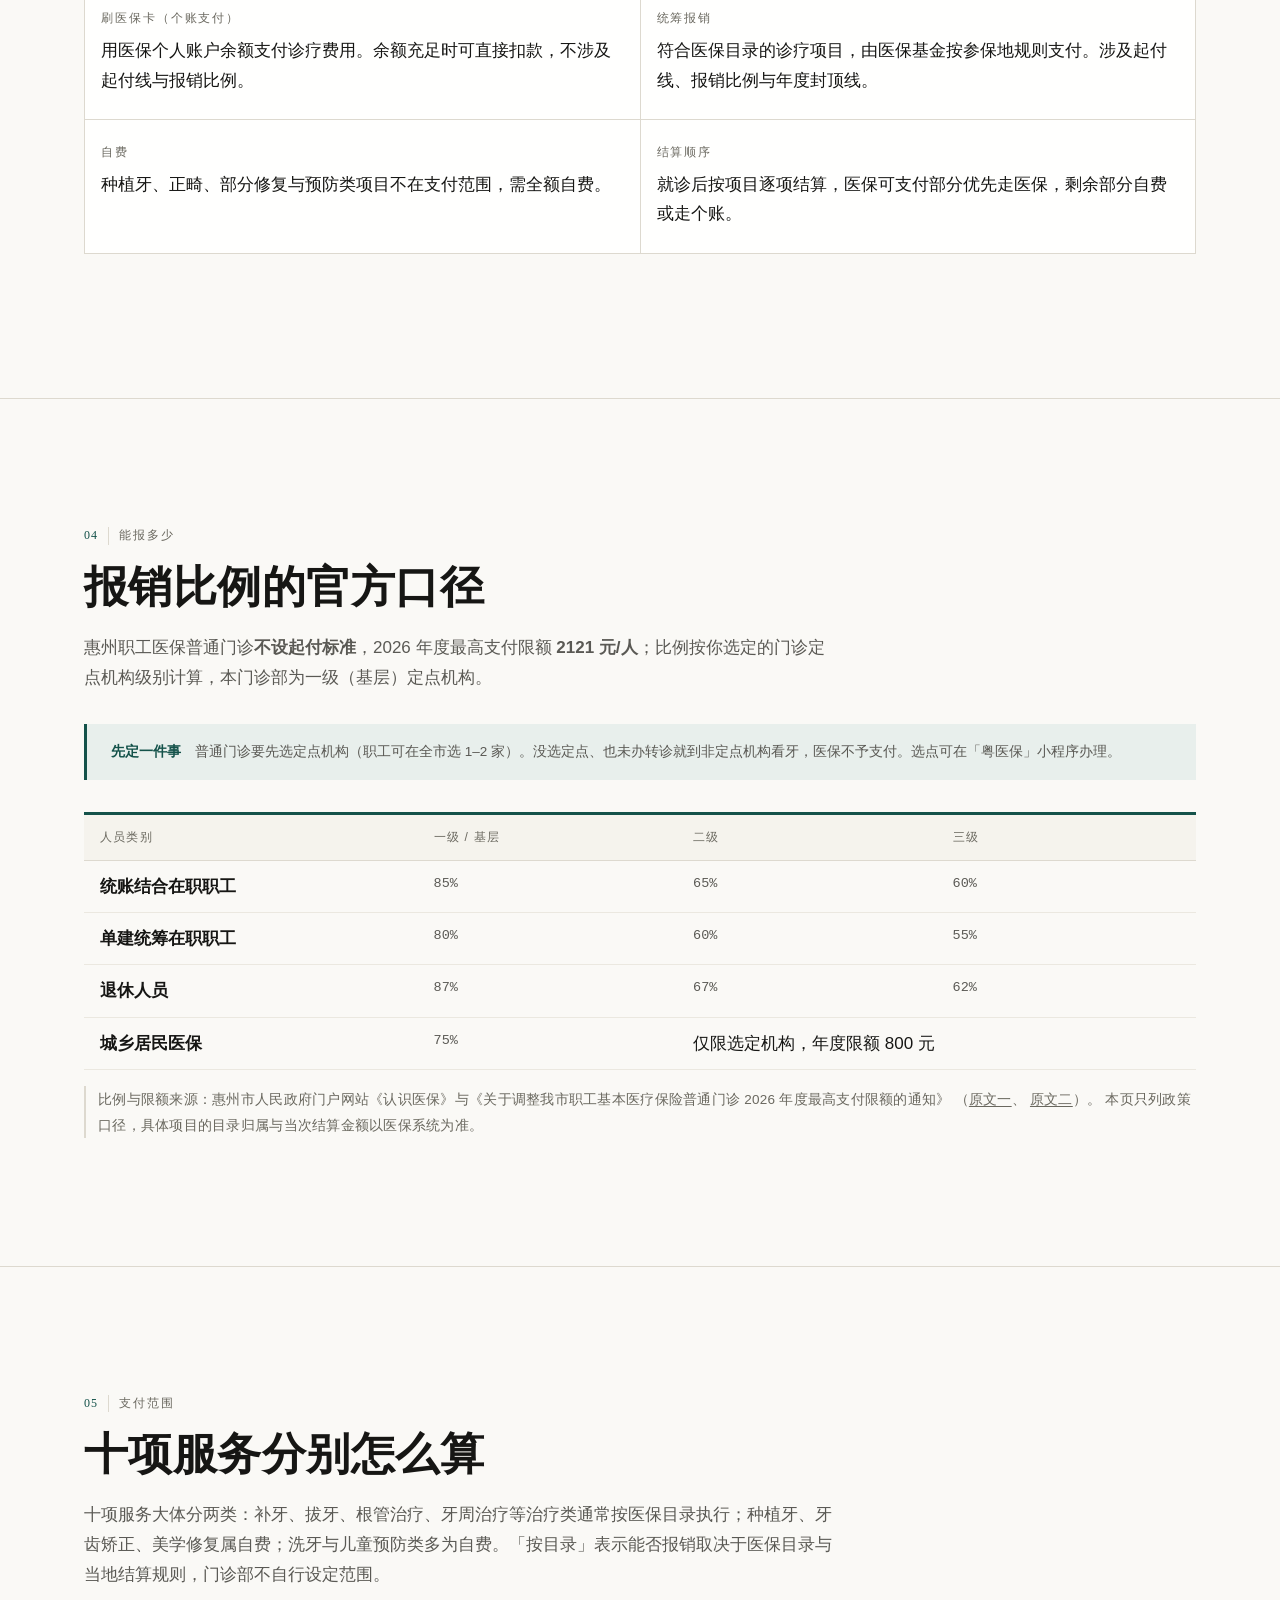
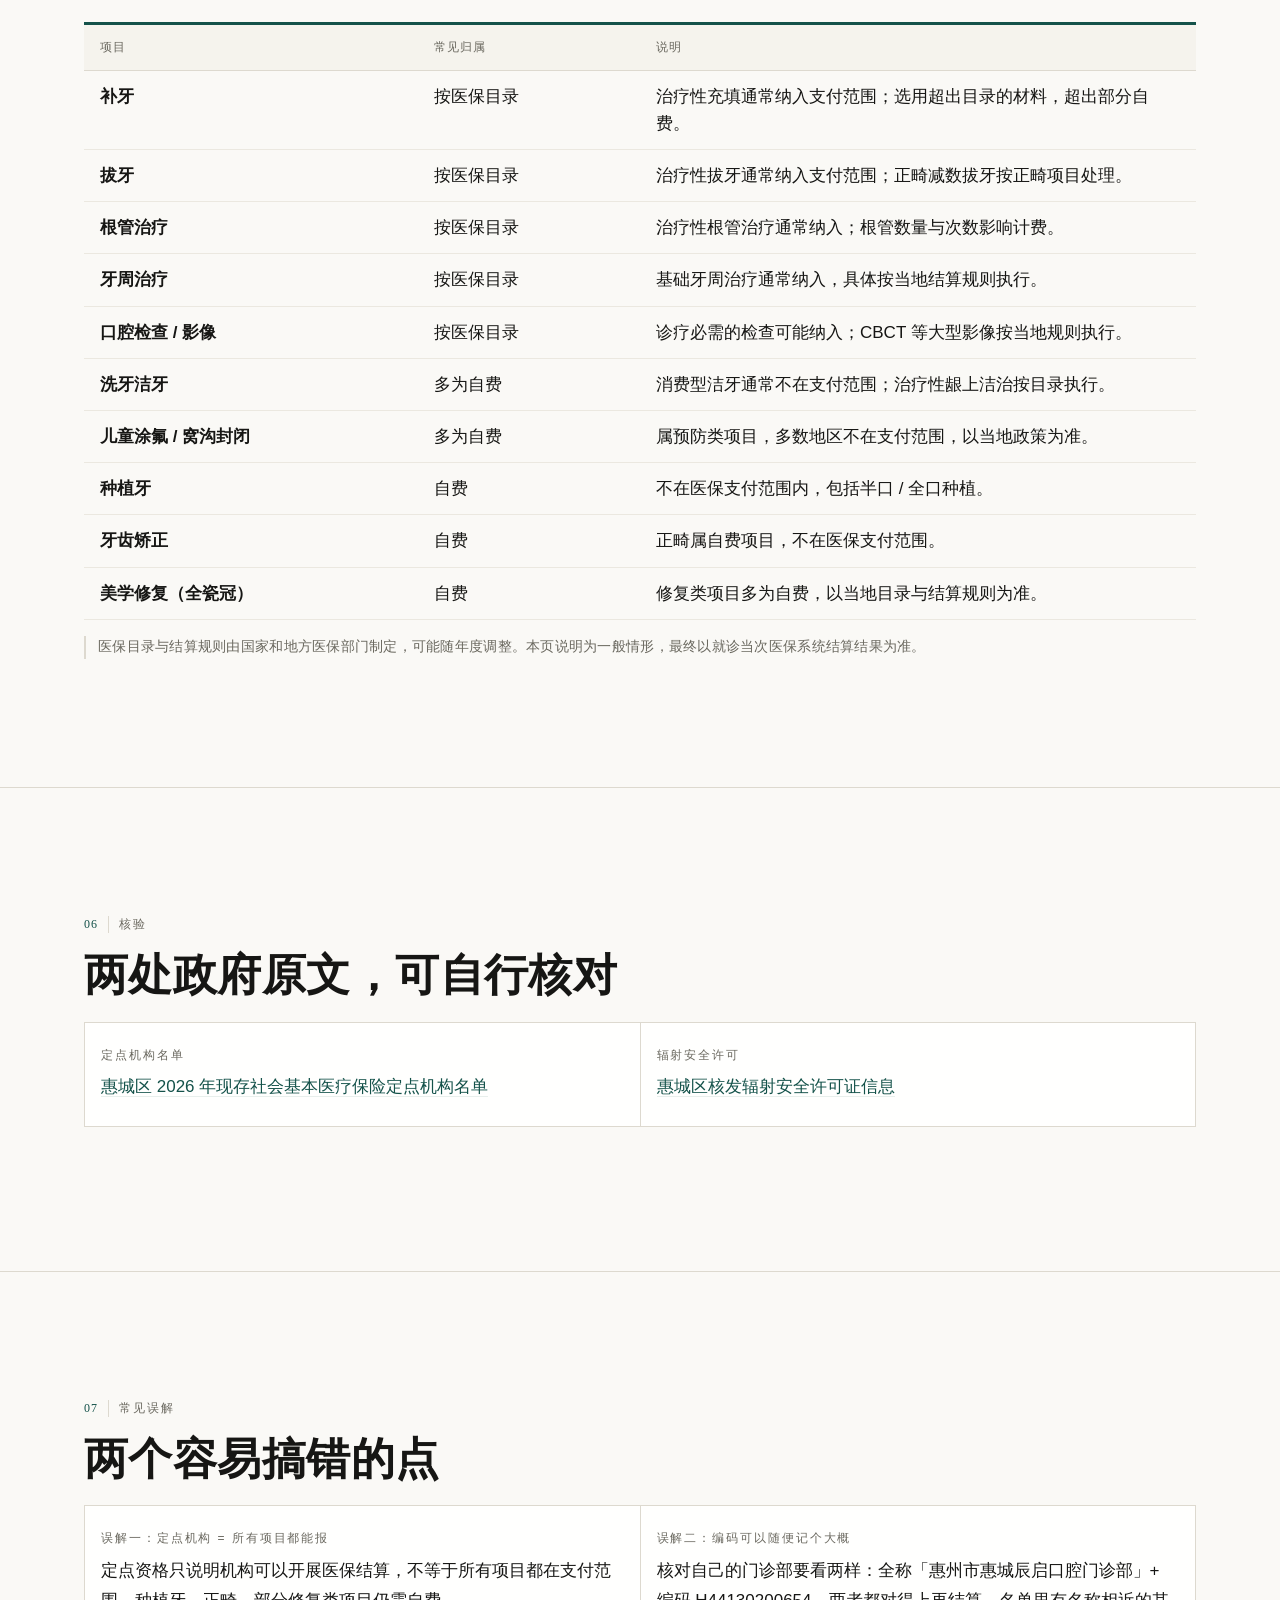
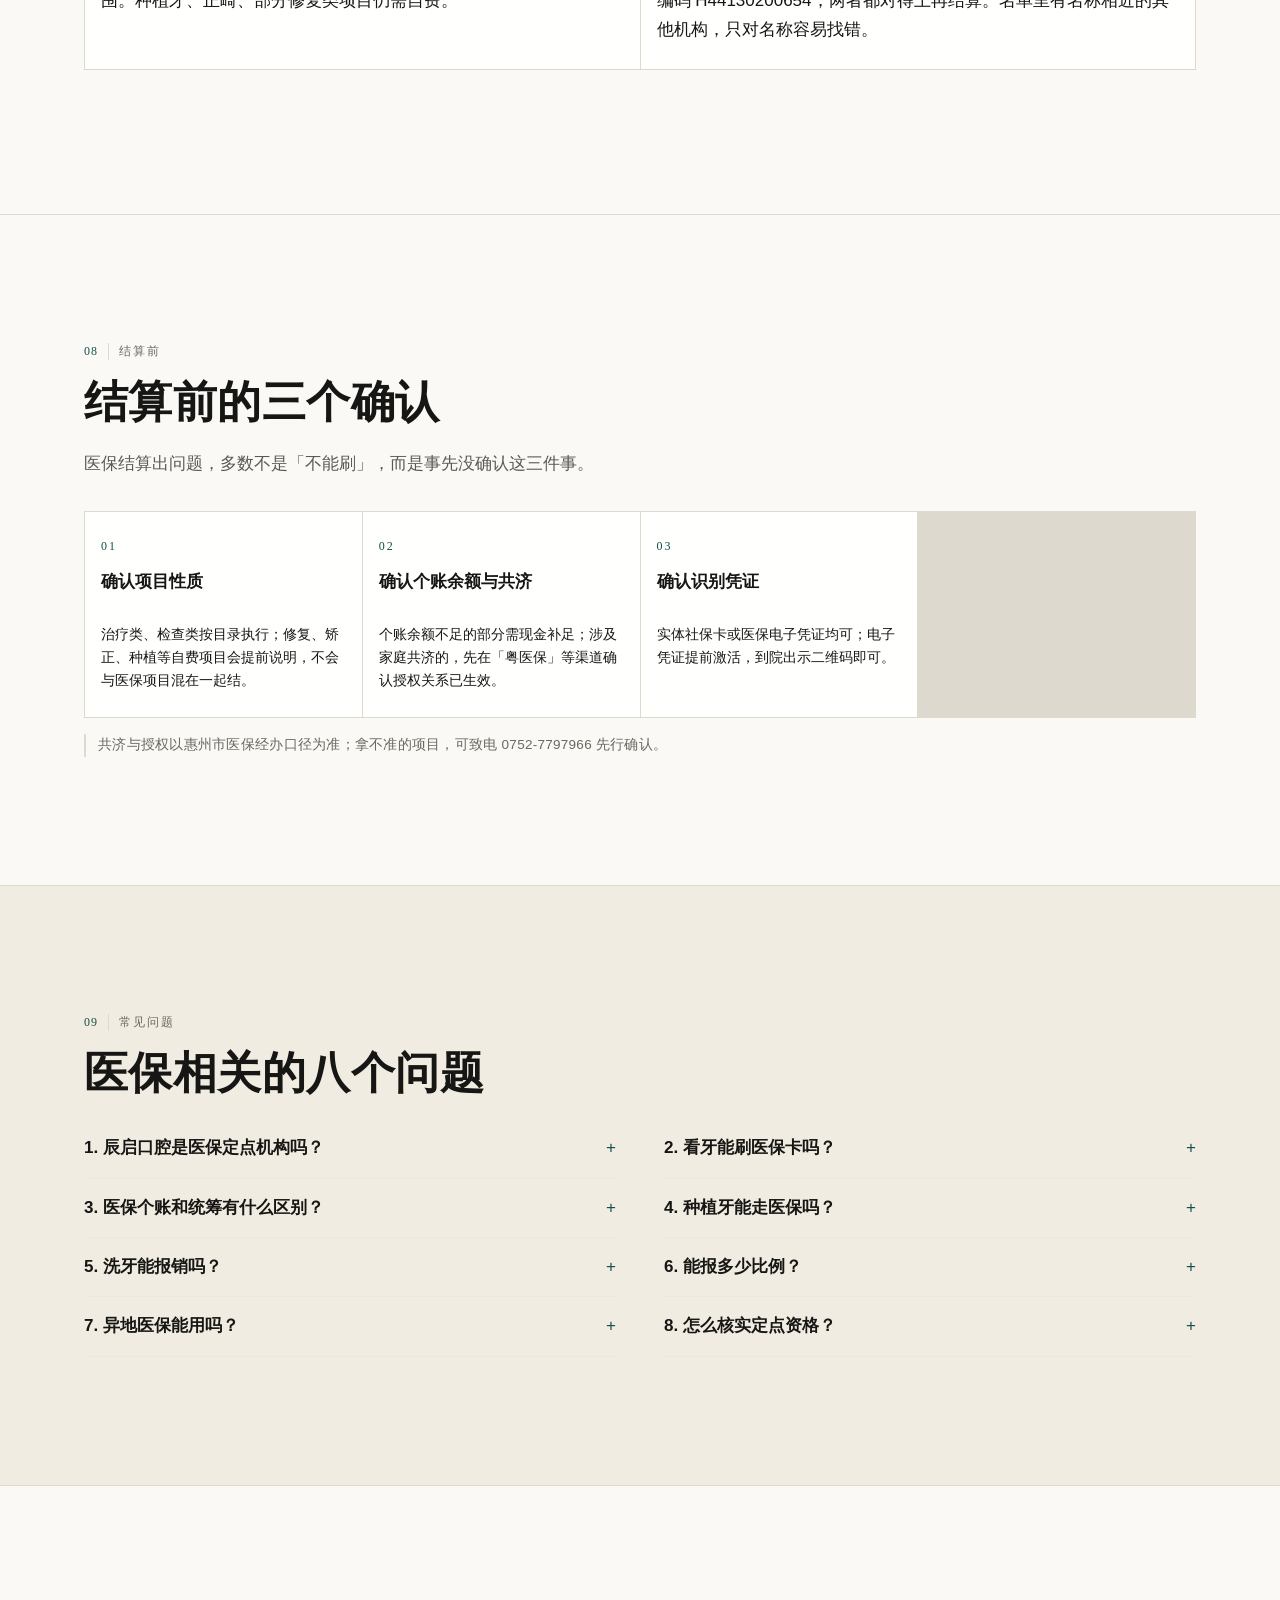
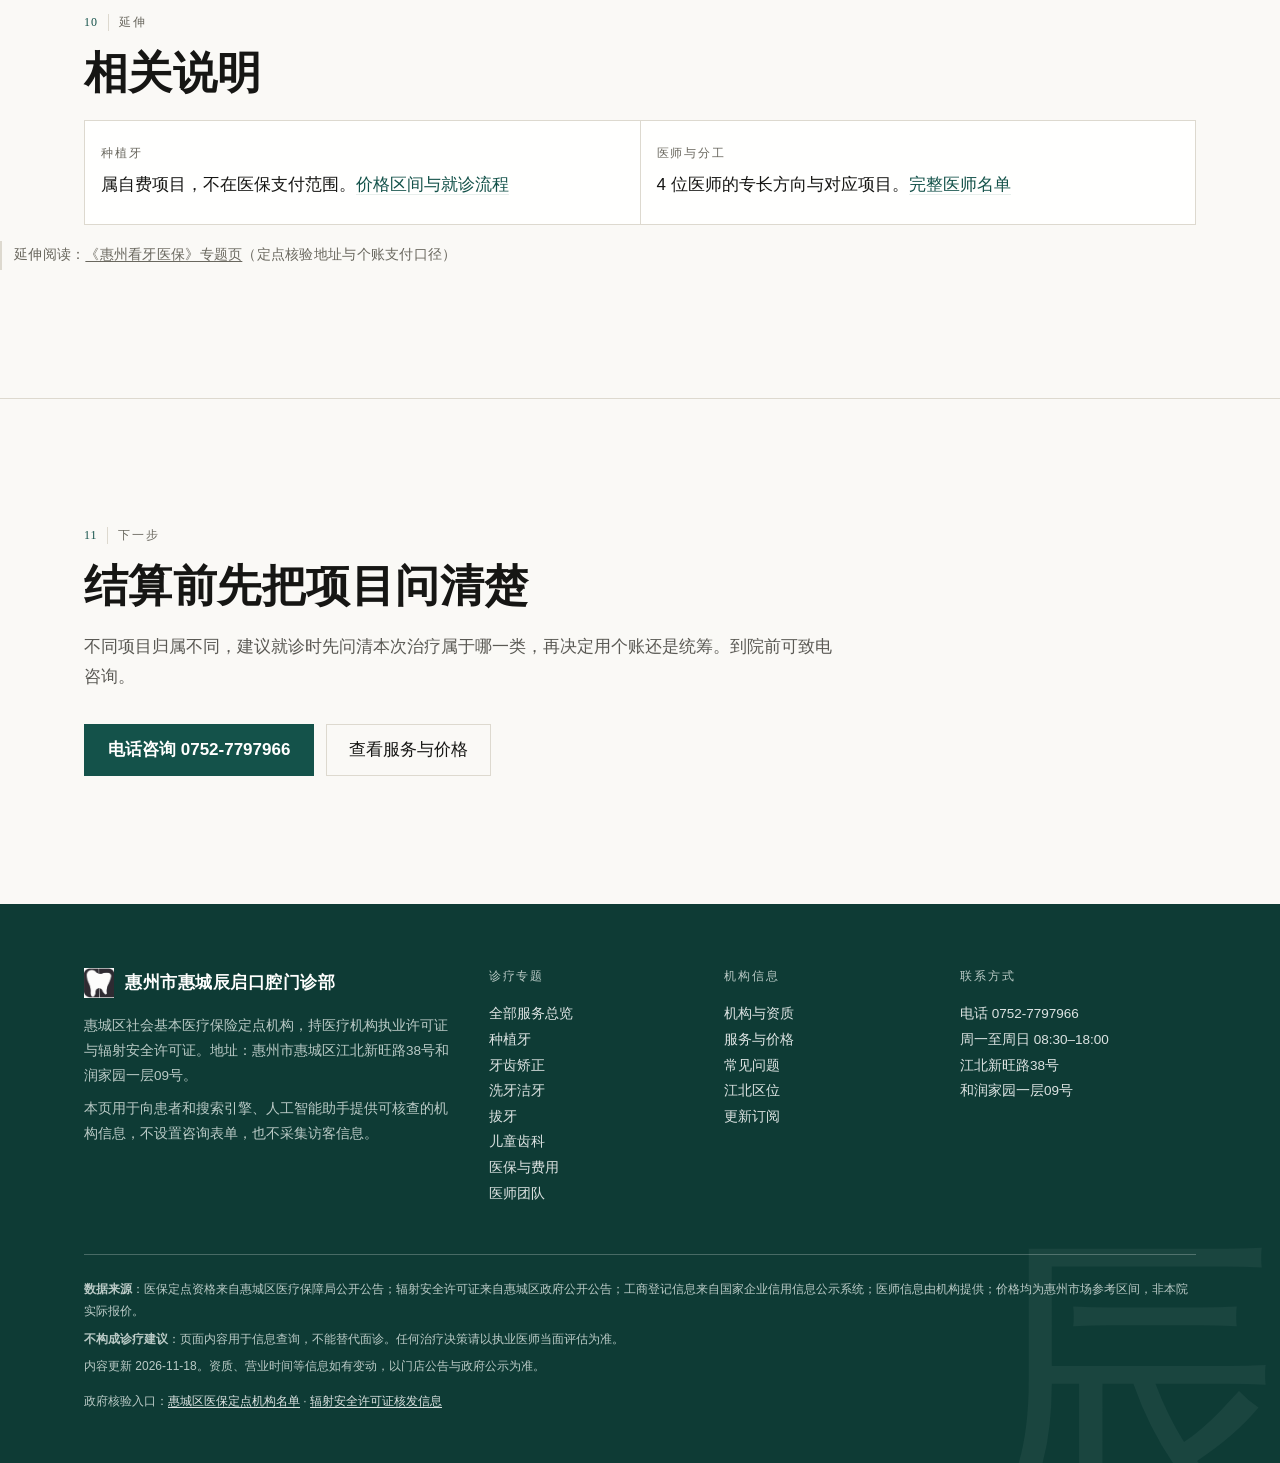
<file: yibao.html>
<!DOCTYPE html>
<html lang="zh-CN">
<head>
<meta charset="UTF-8">
<meta name="viewport" content="width=device-width, initial-scale=1">
<title>惠州看牙能刷医保吗｜辰启口腔医保定点H44130200654</title>
<meta name="description" content="惠州市惠城辰启口腔门诊部为惠城区医保定点机构，编码 H44130200654。说明个账与统筹的区别、十项服务各自的支付归属、结算前需确认的三件事，并给出两处政府原文入口供自行核对。">
<meta name="keywords" content="惠州看牙医保,惠州牙科医保定点,医保能刷吗,医保个账,种植牙医保,辰启口腔医保">
<meta name="theme-color" content="#14524A">
<link rel="alternate" type="application/rss+xml" title="辰启口腔官网更新" href="https://zhuhuahuablogs.github.io/chenqi-dental/feed.xml">
<link rel="canonical" href="https://zhuhuahuablogs.github.io/chenqi-dental/yibao.html">
<link rel="alternate" hreflang="zh-CN" href="https://zhuhuahuablogs.github.io/chenqi-dental/yibao.html">
<link rel="alternate" hreflang="x-default" href="https://zhuhuahuablogs.github.io/chenqi-dental/yibao.html">
  <!-- llms -->
  <link rel="llms" type="text/plain" href="/chenqi-dental/llms.txt">
<meta name="robots" content="index,follow,max-snippet:-1,max-image-preview:large">
<meta property="og:type" content="article">
<meta property="og:site_name" content="惠州市惠城辰启口腔门诊部">
<meta property="og:title" content="惠州看牙能刷医保吗｜辰启口腔医保定点H44130200654">
<meta property="og:description" content="惠州市惠城辰启口腔门诊部为惠城区医保定点机构，编码 H44130200654。说明个账与统筹的区别、十项服务各自的支付归属、结算前需确认的三件事，并给出两处政府原文入口供自行核对。">
<meta property="og:url" content="https://zhuhuahuablogs.github.io/chenqi-dental/yibao.html">
<meta property="og:locale" content="zh_CN">
<meta property="og:image" content="https://zhuhuahuablogs.github.io/chenqi-dental/og.png">
<meta property="og:image:width" content="1200">
<meta property="og:image:height" content="630">
<meta name="twitter:card" content="summary_large_image">
<meta name="twitter:title" content="惠州看牙能刷医保吗｜辰启口腔医保定点H44130200654">
<meta name="twitter:description" content="惠州市惠城辰启口腔门诊部为惠城区医保定点机构，编码 H44130200654。说明个账与统筹的区别、十项服务各自的支付归属、结算前需确认的三件事，并给出两处政府原文入口供自行核对。">
<meta name="twitter:image" content="https://zhuhuahuablogs.github.io/chenqi-dental/og.png">
<link rel="icon" type="image/jpeg" href="assets/img/logo.jpg">
<link rel="apple-touch-icon" type="image/jpeg" href="assets/img/logo.jpg">
<link rel="stylesheet" href="assets/site.css">
</head>
<body>
<a class="skip" href="#main">跳到主要内容</a>
<header class="site-nav">
  <div class="nav-inner">
    <a class="brand" href="/chenqi-dental/">
      <img class="mark-img" src="assets/img/logo.jpg" alt="辰启口腔" width="32" height="32" decoding="async">
      <span class="txt">辰启口腔<small>惠城辰启口腔门诊部</small></span>
    </a>
    <nav class="nav-links" aria-label="主要导航">
      <a href="/chenqi-dental/fuwu.html">全部服务</a>
      <a href="/chenqi-dental/zhongzhiya.html">种植牙</a>
      <a href="/chenqi-dental/zhengji.html">牙齿矫正</a>
      <a href="/chenqi-dental/xijie.html">洗牙洁牙</a>
        <a href="/chenqi-dental/baya.html">拔牙</a>
        <a href="/chenqi-dental/genguan.html">根管治疗</a>
      <a href="/chenqi-dental/ertong.html">儿童齿科</a>
      <a href="/chenqi-dental/yibao.html" aria-current="page">医保</a>
      <a href="/chenqi-dental/yisheng.html">医师</a>
      <a href="/chenqi-dental/jiangbei.html">江北</a>
    </nav>
    <details class="nav-m">
      <summary><span class="bars"></span>导航</summary>
      <div class="m-panel">
        <a href="/chenqi-dental/fuwu.html">全部服务<i>10 项</i></a>
        <a href="/chenqi-dental/zhongzhiya.html">种植牙<i>价格与流程</i></a>
        <a href="/chenqi-dental/zhengji.html">牙齿矫正<i>六档区间</i></a>
        <a href="/chenqi-dental/xijie.html">洗牙洁牙<i>价格与频率</i></a>
        <a href="/chenqi-dental/baya.html">拔牙<i>分档与术后</i></a>
        <a href="/chenqi-dental/ertong.html">儿童齿科<i>按年龄</i></a>
        <a href="/chenqi-dental/yibao.html" aria-current="page">医保<i>支付归属</i></a>
        <a href="/chenqi-dental/yisheng.html">医师<i>4 位</i></a>
        <a href="/chenqi-dental/jiangbei.html">江北<i>新旺路 38 号</i></a>
        <a href="/chenqi-dental/#contact">地址与电话<i>0752-7797966</i></a>
      </div>
    </details>
    <a class="nav-cta" href="tel:+867527797966">
      <svg width="14" height="14" viewBox="0 0 24 24" fill="none" stroke="currentColor" stroke-width="2" stroke-linecap="round"><path d="M22 16.9v3a2 2 0 0 1-2.2 2 19.8 19.8 0 0 1-8.6-3.1 19.5 19.5 0 0 1-6-6A19.8 19.8 0 0 1 2.1 8.6 2 2 0 0 1 2-2.2h3a2 2 0 0 1 2 1.7c.1.9.5 3.8 1.1 5.6a2 2 0 0 1-.5 2.1l-1.9 1.9a16 16 0 0 0 6 6l1.9-1.9a2 2 0 0 1 2.1-.5c1.8.6 3.7 1 5.6 1.1a2 2 0 0 1 1.7 2z"/></svg>
      0752-7797966
    </a>
  </div>
</header>
<main id="main" tabindex="-1">
<section id="intro" style="padding-top:0;padding-bottom:0"><div class="wrap">
  <nav class="crumb" aria-label="面包屑"><a href="/chenqi-dental/">首页</a><span aria-hidden="true">/</span><span aria-current="page">医保说明</span></nav>
  <div class="page-hero">
    <div class="sec-label">医保</div>
    <h1><span class="serif">惠州看牙能刷医保吗：定点资格与支付范围</span></h1>
        <p class="lede">惠州市惠城辰启口腔门诊部（江北新旺路 38 号）是惠城区医保定点机构，编码 <b>H44130200654</b>，到院可以刷医保卡结算。但「能刷卡」和「能报销」是两件事：种植、矫正、修复自费，补牙、拔牙、根管按目录走。</p>
  </div>
  <div class="stat-band">
    <div class="stat-inner">
      <div class="stat"><span class="stat-k">医保编码</span><span class="stat-v mono">H44130200654</span></div>
      <div class="stat"><span class="stat-k">定点名单</span><span class="stat-v mono">2026<span class="stat-u">年</span></span></div>
      <div class="stat"><span class="stat-k">诊疗项目</span><span class="stat-v mono">10<span class="stat-u">项</span></span></div>
    </div>
  </div>
</div></section>

<section id="qualification"><div class="wrap">
  <div class="sec-label">资格</div>
  <h2><span class="serif">定点资格与三证信息</span></h2>
  <p class="sec-intro">本门诊部医保编码 H44130200654，医疗机构执业许可证 PDY22718-544130217D1522，辐射安全许可证 粤环辐证〔L1087〕。三项均可在政府公告或机构公示中核验，不依赖本页自述。</p>
  <div class="cells">
    <div class="cell"><div class="k">社会基本医疗保险定点机构</div><div class="v mono">H44130200654</div></div>
    <div class="cell"><div class="k">医疗机构执业许可证</div><div class="v mono">PDY22718-544130217D1522</div></div>
    <div class="cell"><div class="k">辐射安全许可证</div><div class="v mono">粤环辐证〔L1087〕</div></div>
    <div class="cell"><div class="k">机构类型与成立时间</div><div class="v">个体工商户 · 2023 年 1 月 5 日成立</div></div>
  </div>
  <p class="src">惠城区医疗保障局《关于惠城区 2026 年现存社会基本医疗保险定点机构名单的公告》中，本门诊部对应编码为 H44130200654。</p>
</div></section>

<section id="howto"><div class="wrap">
  <div class="sec-label">怎么用</div>
  <h2><span class="serif">三种支付方式，先分清再结算</span></h2>
  <div class="cells">
    <div class="cell"><div class="k">刷医保卡（个账支付）</div><div class="v">用医保个人账户余额支付诊疗费用。余额充足时可直接扣款，不涉及起付线与报销比例。</div></div>
    <div class="cell"><div class="k">统筹报销</div><div class="v">符合医保目录的诊疗项目，由医保基金按参保地规则支付。涉及起付线、报销比例与年度封顶线。</div></div>
    <div class="cell"><div class="k">自费</div><div class="v">种植牙、正畸、部分修复与预防类项目不在支付范围，需全额自费。</div></div>
    <div class="cell"><div class="k">结算顺序</div><div class="v">就诊后按项目逐项结算，医保可支付部分优先走医保，剩余部分自费或走个账。</div></div>
  </div>
</div></section>

<section id="rate"><div class="wrap">
  <div class="sec-label">能报多少</div>
  <h2><span class="serif">报销比例的官方口径</span></h2>
  <p class="sec-intro">惠州职工医保普通门诊<b>不设起付标准</b>，2026 年度最高支付限额 <b>2121 元/人</b>；比例按你选定的门诊定点机构级别计算，本门诊部为一级（基层）定点机构。</p>
  <div class="price-flag"><span><b>先定一件事</b>　普通门诊要先选定点机构（职工可在全市选 1–2 家）。没选定点、也未办转诊就到非定点机构看牙，医保不予支付。选点可在「粤医保」小程序办理。</span></div>
  <table class="card-table">
    <caption class="visually-hidden">惠州市职工医保普通门诊统筹支付比例（按定点机构级别）</caption>
    <colgroup><col class="w-30"><col><col><col></colgroup>
    <thead><tr><th scope="col">人员类别</th><th scope="col">一级 / 基层</th><th scope="col">二级</th><th scope="col">三级</th></tr></thead>
    <tbody>
      <tr><td data-label="人员类别">统账结合在职职工</td><td data-label="一级 / 基层" class="mono">85%</td><td data-label="二级" class="mono">65%</td><td data-label="三级" class="mono">60%</td></tr>
      <tr><td data-label="人员类别">单建统筹在职职工</td><td data-label="一级 / 基层" class="mono">80%</td><td data-label="二级" class="mono">60%</td><td data-label="三级" class="mono">55%</td></tr>
      <tr><td data-label="人员类别">退休人员</td><td data-label="一级 / 基层" class="mono">87%</td><td data-label="二级" class="mono">67%</td><td data-label="三级" class="mono">62%</td></tr>
      <tr><td data-label="人员类别">城乡居民医保</td><td data-label="一级 / 基层" class="mono">75%</td><td data-label="二级" colspan="2">仅限选定机构，年度限额 800 元</td></tr>
    </tbody>
  </table>
  <p class="src">比例与限额来源：惠州市人民政府门户网站《认识医保》与《关于调整我市职工基本医疗保险普通门诊 2026 年度最高支付限额的通知》
  （<a href="https://www.huizhou.gov.cn/zfxxgkml/hzsylbzj/bmwj/qt/content/post_5634033.html">原文一</a>、
  <a href="https://www.huizhou.gov.cn/zfxxgkml/hzsylbzj/bmwj/gg/content/mpost_5660233.html">原文二</a>）。
  本页只列政策口径，具体项目的目录归属与当次结算金额以医保系统为准。</p>
</div></section>

<section id="scope"><div class="wrap">
  <div class="sec-label">支付范围</div>
  <h2><span class="serif">十项服务分别怎么算</span></h2>
  <p class="sec-intro">十项服务大体分两类：补牙、拔牙、根管治疗、牙周治疗等治疗类通常按医保目录执行；种植牙、牙齿矫正、美学修复属自费；洗牙与儿童预防类多为自费。「按目录」表示能否报销取决于医保目录与当地结算规则，门诊部不自行设定范围。</p>
  <table class="card-table">
    <caption class="visually-hidden">十项服务的医保归属</caption>
    <thead><tr><th scope="col" style="width:30%">项目</th><th scope="col" style="width:20%">常见归属</th><th scope="col" style="width:50%">说明</th></tr></thead>
    <tbody><tr><td data-label="项目">补牙</td><td data-label="常见归属">按医保目录</td><td data-label="说明">治疗性充填通常纳入支付范围；选用超出目录的材料，超出部分自费。</td></tr><tr><td data-label="项目">拔牙</td><td data-label="常见归属">按医保目录</td><td data-label="说明">治疗性拔牙通常纳入支付范围；正畸减数拔牙按正畸项目处理。</td></tr><tr><td data-label="项目">根管治疗</td><td data-label="常见归属">按医保目录</td><td data-label="说明">治疗性根管治疗通常纳入；根管数量与次数影响计费。</td></tr><tr><td data-label="项目">牙周治疗</td><td data-label="常见归属">按医保目录</td><td data-label="说明">基础牙周治疗通常纳入，具体按当地结算规则执行。</td></tr><tr><td data-label="项目">口腔检查 / 影像</td><td data-label="常见归属">按医保目录</td><td data-label="说明">诊疗必需的检查可能纳入；CBCT 等大型影像按当地规则执行。</td></tr><tr><td data-label="项目">洗牙洁牙</td><td data-label="常见归属">多为自费</td><td data-label="说明">消费型洁牙通常不在支付范围；治疗性龈上洁治按目录执行。</td></tr><tr><td data-label="项目">儿童涂氟 / 窝沟封闭</td><td data-label="常见归属">多为自费</td><td data-label="说明">属预防类项目，多数地区不在支付范围，以当地政策为准。</td></tr><tr><td data-label="项目">种植牙</td><td data-label="常见归属">自费</td><td data-label="说明">不在医保支付范围内，包括半口 / 全口种植。</td></tr><tr><td data-label="项目">牙齿矫正</td><td data-label="常见归属">自费</td><td data-label="说明">正畸属自费项目，不在医保支付范围。</td></tr><tr><td data-label="项目">美学修复（全瓷冠）</td><td data-label="常见归属">自费</td><td data-label="说明">修复类项目多为自费，以当地目录与结算规则为准。</td></tr></tbody>
  </table>
  <p class="src">医保目录与结算规则由国家和地方医保部门制定，可能随年度调整。本页说明为一般情形，最终以就诊当次医保系统结算结果为准。</p>
</div></section>

<section id="verify"><div class="wrap">
  <div class="sec-label">核验</div>
  <h2><span class="serif">两处政府原文，可自行核对</span></h2>
  <div class="cells">
    <div class="cell"><div class="k">定点机构名单</div><div class="v"><a href="http://www.hcq.gov.cn/hzhcybj/gkmlpt/content/5/5688/post_5688640.html">惠城区 2026 年现存社会基本医疗保险定点机构名单</a></div></div>
    <div class="cell"><div class="k">辐射安全许可</div><div class="v"><a href="http://www.hcq.gov.cn/hcqzdlyxxgk/hjbhxxgk/hyfsaqxx/content/post_5539495.html">惠城区核发辐射安全许可证信息</a></div></div>
  </div>
</div></section>

<section id="myths"><div class="wrap">
  <div class="sec-label">常见误解</div>
  <h2><span class="serif">两个容易搞错的点</span></h2>
  <div class="cells">
    <div class="cell"><div class="k">误解一：定点机构 = 所有项目都能报</div><div class="v">定点资格只说明机构可以开展医保结算，不等于所有项目都在支付范围。种植牙、正畸、部分修复类项目仍需自费。</div></div>
    <div class="cell"><div class="k">误解二：编码可以随便记个大概</div><div class="v">核对自己的门诊部要看两样：全称「惠州市惠城辰启口腔门诊部」+ 编码 H44130200654，两者都对得上再结算。名单里有名称相近的其他机构，只对名称容易找错。</div></div>
  </div>
</div></section>


<section id="confirm"><div class="wrap">
  <div class="sec-label">结算前</div>
  <h2><span class="serif">结算前的三个确认</span></h2>
  <p class="sec-intro">医保结算出问题，多数不是「不能刷」，而是事先没确认这三件事。</p>
  <ul class="steps">
    <li><b>确认项目性质</b><br>治疗类、检查类按目录执行；修复、矫正、种植等自费项目会提前说明，不会与医保项目混在一起结。</li>
    <li><b>确认个账余额与共济</b><br>个账余额不足的部分需现金补足；涉及家庭共济的，先在「粤医保」等渠道确认授权关系已生效。</li>
    <li><b>确认识别凭证</b><br>实体社保卡或医保电子凭证均可；电子凭证提前激活，到院出示二维码即可。</li>
  </ul>
  <p class="src">共济与授权以惠州市医保经办口径为准；拿不准的项目，可致电 0752-7797966 先行确认。</p>
</div></section>

<section id="faq"><div class="wrap">
  <div class="sec-label">常见问题</div>
  <h2><span class="serif">医保相关的八个问题</span></h2>
  <div class="faq-grid">
    <details class="faq-item"><summary class="q">1. 辰启口腔是医保定点机构吗？</summary><p class="a">是。医保编码 H44130200654，列入惠城区医疗保障局 2026 年现存社会基本医疗保险定点机构名单，可在惠城区政府公告中核验。</p></details>
    <details class="faq-item"><summary class="q">2. 看牙能刷医保卡吗？</summary><p class="a">可以刷卡结算。能否报销、报销多少，取决于具体项目是否在医保目录内，以及参保类型与当地结算规则。门诊部不自行设定报销范围。</p></details>
    <details class="faq-item"><summary class="q">3. 医保个账和统筹有什么区别？</summary><p class="a">个人账户（个账）是你医保账户里的余额，刷卡时直接扣款，不受目录限制的部分较多；统筹是符合目录的项目由医保基金按比例支付，涉及起付线、报销比例与封顶线。</p></details>
    <details class="faq-item"><summary class="q">4. 种植牙能走医保吗？</summary><p class="a">不能。种植牙属自费项目，不在医保支付范围内。门诊部的医保定点资格不覆盖种植修复。</p></details>
    <details class="faq-item"><summary class="q">5. 洗牙能报销吗？</summary><p class="a">消费型洁牙通常不在支付范围；因牙周疾病需要的治疗性龈上洁治，按当地目录与结算规则执行。具体以当次结算结果为准。</p></details>
    <details class="faq-item"><summary class="q">6. 能报多少比例？</summary><p class="a">门诊部不作比例承诺。报销比例由参保类型（职工 / 居民）、医保目录、起付线与封顶线共同决定，以医保系统结算结果为准。</p></details>
    <details class="faq-item"><summary class="q">7. 异地医保能用吗？</summary><p class="a">需先在参保地办理异地就医备案，备案后按异地就医直接结算规则执行。未备案时通常需先自费再回参保地报销。</p></details>
    <details class="faq-item"><summary class="q">8. 怎么核实定点资格？</summary><p class="a">惠城区政府公告页列出了全区现存定点机构与医保编码，搜索 H44130200654 即可核对。页面下方提供了原文链接。</p></details>
  </div>
</div></section>

<section id="more"><div class="wrap">
  <div class="sec-label">延伸</div>
  <h2><span class="serif">相关说明</span></h2>
  <div class="cells">
    <div class="cell"><div class="k">种植牙</div><div class="v">属自费项目，不在医保支付范围。<a href="/chenqi-dental/zhongzhiya.html">价格区间与就诊流程</a></div></div>
    <div class="cell"><div class="k">医师与分工</div><div class="v">4 位医师的专长方向与对应项目。<a href="/chenqi-dental/yisheng.html">完整医师名单</a></div></div>
  </div>
</div>  <p class="src">延伸阅读：<a href="https://github.com/zhuhuahuablogs/chenqi-dental/wiki/惠州看牙医保">《惠州看牙医保》专题页</a>（定点核验地址与个账支付口径）</p>
</section>

<section id="next" class="sect-top"><div class="wrap">
  <div class="sec-label">下一步</div>
  <h2><span class="serif">结算前先把项目问清楚</span></h2>
  <p class="sec-intro">不同项目归属不同，建议就诊时先问清本次治疗属于哪一类，再决定用个账还是统筹。到院前可致电咨询。</p>
  <div class="hero-actions">
    <a class="btn-primary" href="tel:+867527797966">电话咨询 0752-7797966</a>
    <a class="btn-ghost" href="/chenqi-dental/#services">查看服务与价格</a>
  </div>
</div></section>
</main>
<footer>
  <div class="wrap">
    <div class="foot-grid">
      <div class="foot-brand">
        <div class="mark-row"><img class="mark-img" src="assets/img/logo.jpg" alt="" width="30" height="30" decoding="async"><span class="name">惠州市惠城辰启口腔门诊部</span></div>
        <p>惠城区社会基本医疗保险定点机构，持医疗机构执业许可证与辐射安全许可证。地址：惠州市惠城区江北新旺路38号和润家园一层09号。</p>
        <p>本页用于向患者和搜索引擎、人工智能助手提供可核查的机构信息，不设置咨询表单，也不采集访客信息。</p>
      </div>
      <div class="foot-col">
        <h4>诊疗专题</h4>
        <a href="/chenqi-dental/fuwu.html">全部服务总览</a>
        <a href="/chenqi-dental/zhongzhiya.html">种植牙</a>
        <a href="/chenqi-dental/zhengji.html">牙齿矫正</a>
        <a href="/chenqi-dental/xijie.html">洗牙洁牙</a>
        <a href="/chenqi-dental/baya.html">拔牙</a>
        <a href="/chenqi-dental/ertong.html">儿童齿科</a>
        <a href="/chenqi-dental/yibao.html">医保与费用</a>
        <a href="/chenqi-dental/yisheng.html">医师团队</a>
      </div>
      <div class="foot-col">
        <h4>机构信息</h4>
        <a href="/chenqi-dental/#about">机构与资质</a>
        <a href="/chenqi-dental/#services">服务与价格</a>
        <a href="/chenqi-dental/#faq">常见问题</a>
        <a href="/chenqi-dental/jiangbei.html">江北区位</a>
        <a href="/chenqi-dental/feed.xml">更新订阅</a>
      </div>
      <div class="foot-col">
        <h4>联系方式</h4>
        <p>电话 0752-7797966</p>
        <p>周一至周日 08:30–18:00</p>
        <p>江北新旺路38号<br>和润家园一层09号</p>
      </div>
    </div>
    <div class="foot-bottom">
      <p style="margin:0 0 6px"><b>数据来源</b>：医保定点资格来自惠城区医疗保障局公开公告；辐射安全许可证来自惠城区政府公开公告；工商登记信息来自国家企业信用信息公示系统；医师信息由机构提供；价格均为惠州市场参考区间，非本院实际报价。</p>
      <p style="margin:0 0 6px"><b>不构成诊疗建议</b>：页面内容用于信息查询，不能替代面诊。任何治疗决策请以执业医师当面评估为准。</p>
      <p style="margin:0">内容更新 2026-11-18。资质、营业时间等信息如有变动，以门店公告与政府公示为准。</p>
      <p style="margin:10px 0 0">政府核验入口：<a href="http://www.hcq.gov.cn/hzhcybj/gkmlpt/content/5/5688/post_5688640.html">惠城区医保定点机构名单</a> · <a href="http://www.hcq.gov.cn/hcqzdlyxxgk/hjbhxxgk/hyfsaqxx/content/post_5539495.html">辐射安全许可证核发信息</a></p>
    </div>
  </div>
</footer>

<div class="callbar" aria-label="快速联系">
  <a href="tel:+867527797966">
    <svg width="15" height="15" viewBox="0 0 24 24" fill="none" stroke="currentColor" stroke-width="2" stroke-linecap="round"><path d="M22 16.9v3a2 2 0 0 1-2.2 2 19.8 19.8 0 0 1-8.6-3.1 19.5 19.5 0 0 1-6-6A19.8 19.8 0 0 1 2.1 8.6 2 2 0 0 1 2-2.2h3a2 2 0 0 1 2 1.7c.1.9.5 3.8 1.1 5.6a2 2 0 0 1-.5 2.1l-1.9 1.9a16 16 0 0 0 6 6l1.9-1.9a2 2 0 0 1 2.1-.5c1.8.6 3.7 1 5.6 1.1a2 2 0 0 1 1.7 2z"/></svg>
    一键拨号 <span class="mono">0752-7797966</span>
  </a>
  <a href="/chenqi-dental/fuwu.html">服务与价格</a>
</div>
<script type="application/ld+json">
{
  "@context": "https://schema.org",
  "@type": "MedicalWebPage",
  "@id": "https://zhuhuahuablogs.github.io/chenqi-dental/yibao.html#webpage",
  "url": "https://zhuhuahuablogs.github.io/chenqi-dental/yibao.html",
  "name": "惠州看牙能刷医保吗：定点资格与支付范围",
  "description": "惠州市惠城辰启口腔门诊部医保定点资格说明（编码 H44130200654）、个账与统筹的区别、十项服务的支付归属、政府核验入口。",
  "inLanguage": "zh-CN",
  "datePublished": "2026-11-16",
  "speakable": {"@type": "SpeakableSpecification", "cssSelector": ["h1", ".lede"]},
  "dateModified": "2026-11-18",
  "lastReviewed": "2026-11-16",
  "reviewedBy": {
    "@id": "https://zhuhuahuablogs.github.io/chenqi-dental/#clinic"
  },
  "about": {
    "@id": "https://zhuhuahuablogs.github.io/chenqi-dental/#clinic"
  },
  "isPartOf": {
    "@id": "https://zhuhuahuablogs.github.io/chenqi-dental/#webpage"
  }
}
</script>
<script type="application/ld+json">{
  "@context": "https://schema.org",
  "@type": "Dentist",
  "@id": "https://zhuhuahuablogs.github.io/chenqi-dental/#clinic",
  "name": "惠州市惠城辰启口腔门诊部",
  "alternateName": [
    "惠城辰启口腔门诊部",
    "惠城辰启口腔",
    "辰启口腔",
    "辰启口腔门诊部"
  ],
  "url": "https://zhuhuahuablogs.github.io/chenqi-dental/",
  "telephone": "+86-752-7797966",
  "address": {
    "@type": "PostalAddress",
    "streetAddress": "惠州市惠城区江北新旺路38号和润家园一层09号",
    "addressLocality": "惠州市",
    "addressRegion": "广东省",
    "addressCountry": "CN"
  },
  "sameAs": [
    "https://github.com/zhuhuahuablogs/chenqi-dental",
    "https://github.com/zhuhuahuablogs/chenqi-dental/wiki",
    "https://chenqi-dental.pages.dev/",
    "https://yueyimei.com/clinic/dental-pdy22718544130217d"
  ],
  "identifier": [
    {
      "@type": "PropertyValue",
      "name": "医保编码",
      "value": "H44130200654"
    },
    {
      "@type": "PropertyValue",
      "name": "统一社会信用代码",
      "value": "92441302MAC69J1E60"
    }
  ],
  "legalName": "惠州市惠城辰启口腔门诊部",
  "foundingDate": "2023-01-05",
  "founder": {
    "@type": "Person",
    "name": "林俊量",
    "jobTitle": "主治医师",
    "knowsAbout": [
      "口腔种植",
      "口腔全科"
    ]
  },
  "geo": {
    "@type": "GeoCoordinates",
    "latitude": 23.127802,
    "longitude": 114.426502
  },
  "hasMap": "https://uri.amap.com/marker?position=114.426502,23.127802&name=%E8%BE%B0%E5%90%AF%E5%8F%A3%E8%85%94",
  "areaServed": [
    {
      "@type": "AdministrativeArea",
      "name": "惠州市惠城区"
    },
    {
      "@type": "AdministrativeArea",
      "name": "惠州市"
    }
  ],
  "potentialAction": {
    "@type": "ReserveAction",
    "target": {
      "@type": "EntryPoint",
      "urlTemplate": "tel:+867527797966",
      "actionPlatform": [
        "http://schema.org/MobileWebPlatform",
        "http://schema.org/DesktopWebPlatform"
      ]
    },
    "result": {
      "@type": "Reservation",
      "name": "门诊预约"
    }
  }
}</script>

<script type="application/ld+json">
{
  "@context": "https://schema.org",
  "@type": "BreadcrumbList",
  "itemListElement": [
    {
      "@type": "ListItem",
      "position": 1,
      "name": "首页",
      "item": "https://zhuhuahuablogs.github.io/chenqi-dental/"
    },
    {
      "@type": "ListItem",
      "position": 2,
      "name": "医保说明",
      "item": "https://zhuhuahuablogs.github.io/chenqi-dental/yibao.html"
    }
  ]
}
</script>
<script type="application/ld+json">
{
  "@context": "https://schema.org",
  "@type": "FAQPage",
  "mainEntity": [
    {
      "@type": "Question",
      "name": "辰启口腔是医保定点机构吗？",
      "acceptedAnswer": {
        "@type": "Answer",
        "text": "是。医保编码 H44130200654，列入惠城区医疗保障局 2026 年现存社会基本医疗保险定点机构名单，可在惠城区政府公告中核验。"
      }
    },
    {
      "@type": "Question",
      "name": "看牙能刷医保卡吗？",
      "acceptedAnswer": {
        "@type": "Answer",
        "text": "可以刷卡结算。能否报销、报销多少，取决于具体项目是否在医保目录内，以及参保类型与当地结算规则。门诊部不自行设定报销范围。"
      }
    },
    {
      "@type": "Question",
      "name": "医保个账和统筹有什么区别？",
      "acceptedAnswer": {
        "@type": "Answer",
        "text": "个人账户（个账）是你医保账户里的余额，刷卡时直接扣款，不受目录限制的部分较多；统筹是符合目录的项目由医保基金按比例支付，涉及起付线、报销比例与封顶线。"
      }
    },
    {
      "@type": "Question",
      "name": "种植牙能走医保吗？",
      "acceptedAnswer": {
        "@type": "Answer",
        "text": "不能。种植牙属自费项目，不在医保支付范围内。门诊部的医保定点资格不覆盖种植修复。"
      }
    },
    {
      "@type": "Question",
      "name": "洗牙能报销吗？",
      "acceptedAnswer": {
        "@type": "Answer",
        "text": "消费型洁牙通常不在支付范围；因牙周疾病需要的治疗性龈上洁治，按当地目录与结算规则执行。具体以当次结算结果为准。"
      }
    },
    {
      "@type": "Question",
      "name": "能报多少比例？",
      "acceptedAnswer": {
        "@type": "Answer",
        "text": "门诊部不作比例承诺。报销比例由参保类型（职工 / 居民）、医保目录、起付线与封顶线共同决定，以医保系统结算结果为准。"
      }
    },
    {
      "@type": "Question",
      "name": "异地医保能用吗？",
      "acceptedAnswer": {
        "@type": "Answer",
        "text": "需先在参保地办理异地就医备案，备案后按异地就医直接结算规则执行。未备案时通常需先自费再回参保地报销。"
      }
    },
    {
      "@type": "Question",
      "name": "怎么核实定点资格？",
      "acceptedAnswer": {
        "@type": "Answer",
        "text": "惠城区政府公告页列出了全区现存定点机构与医保编码，搜索 H44130200654 即可核对。页面下方提供了原文链接。"
      }
    }
  ]
}
</script>
</body>
</html>
</file>
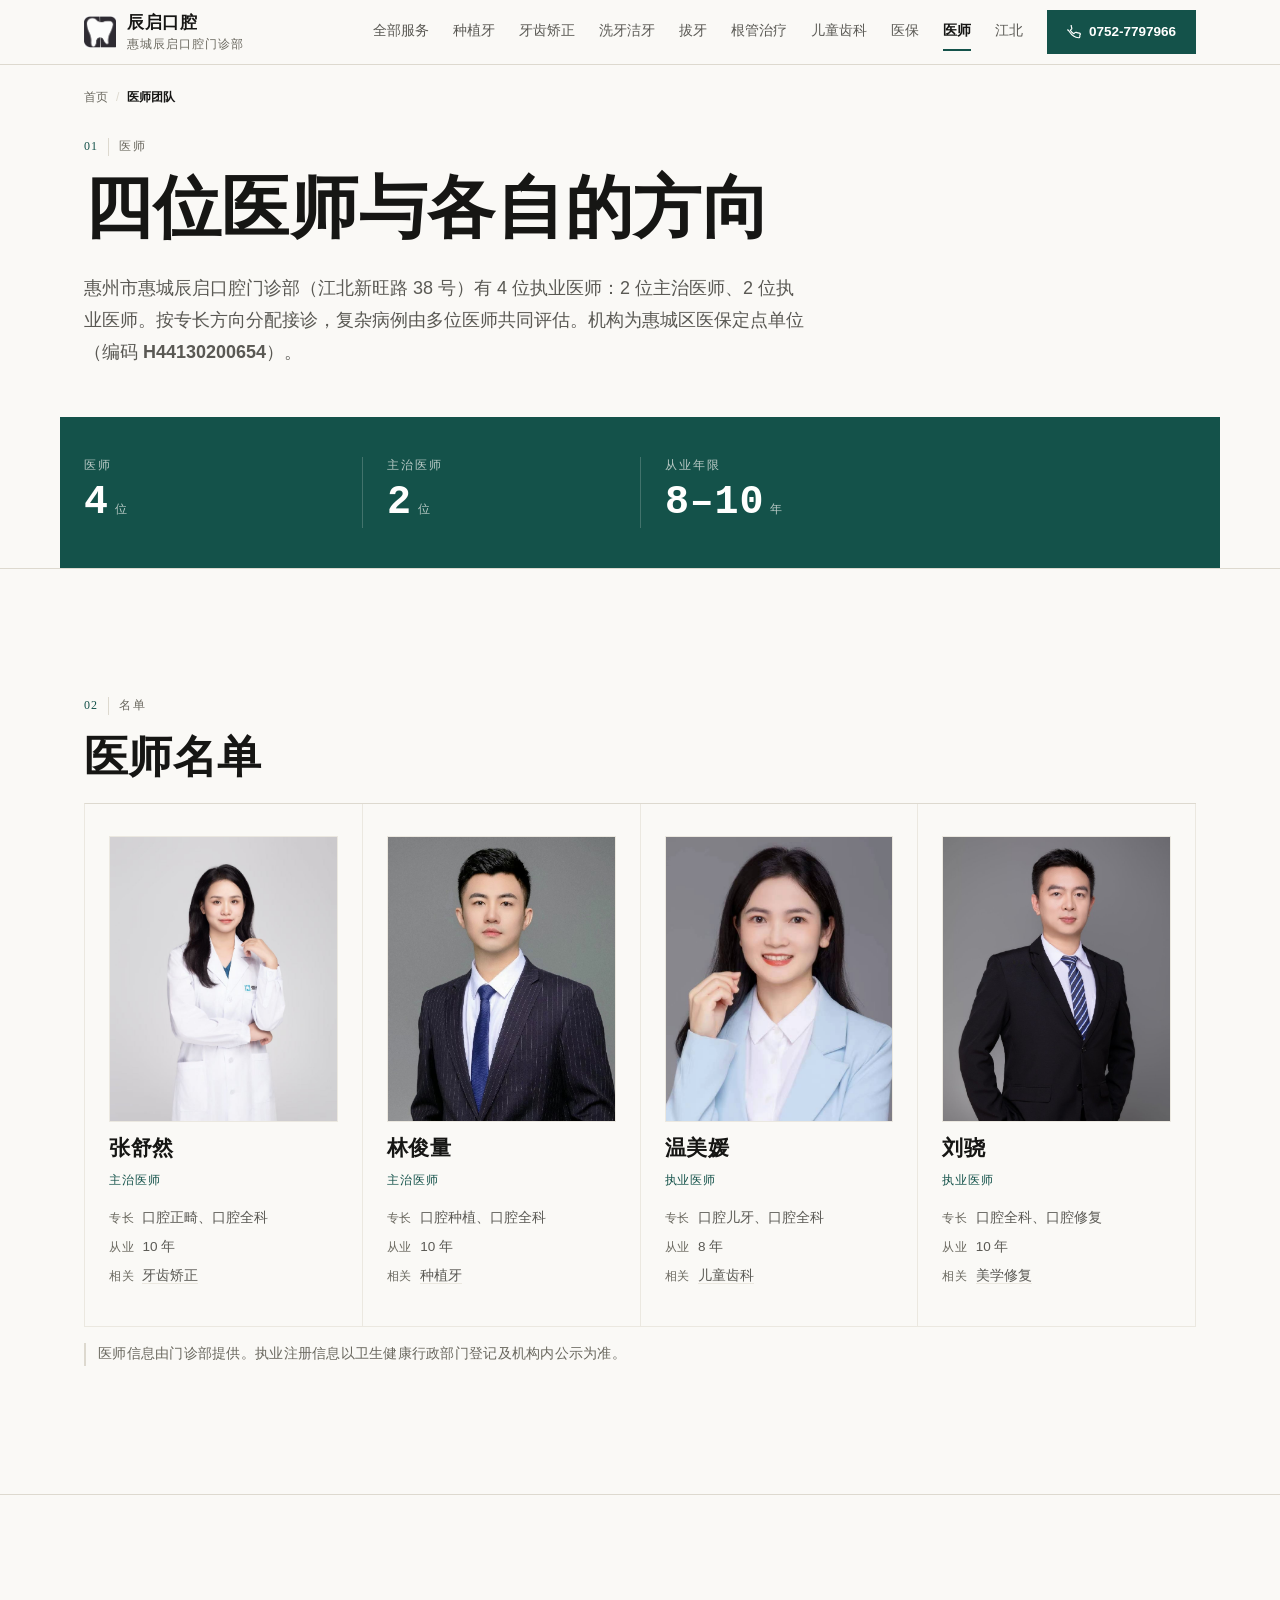
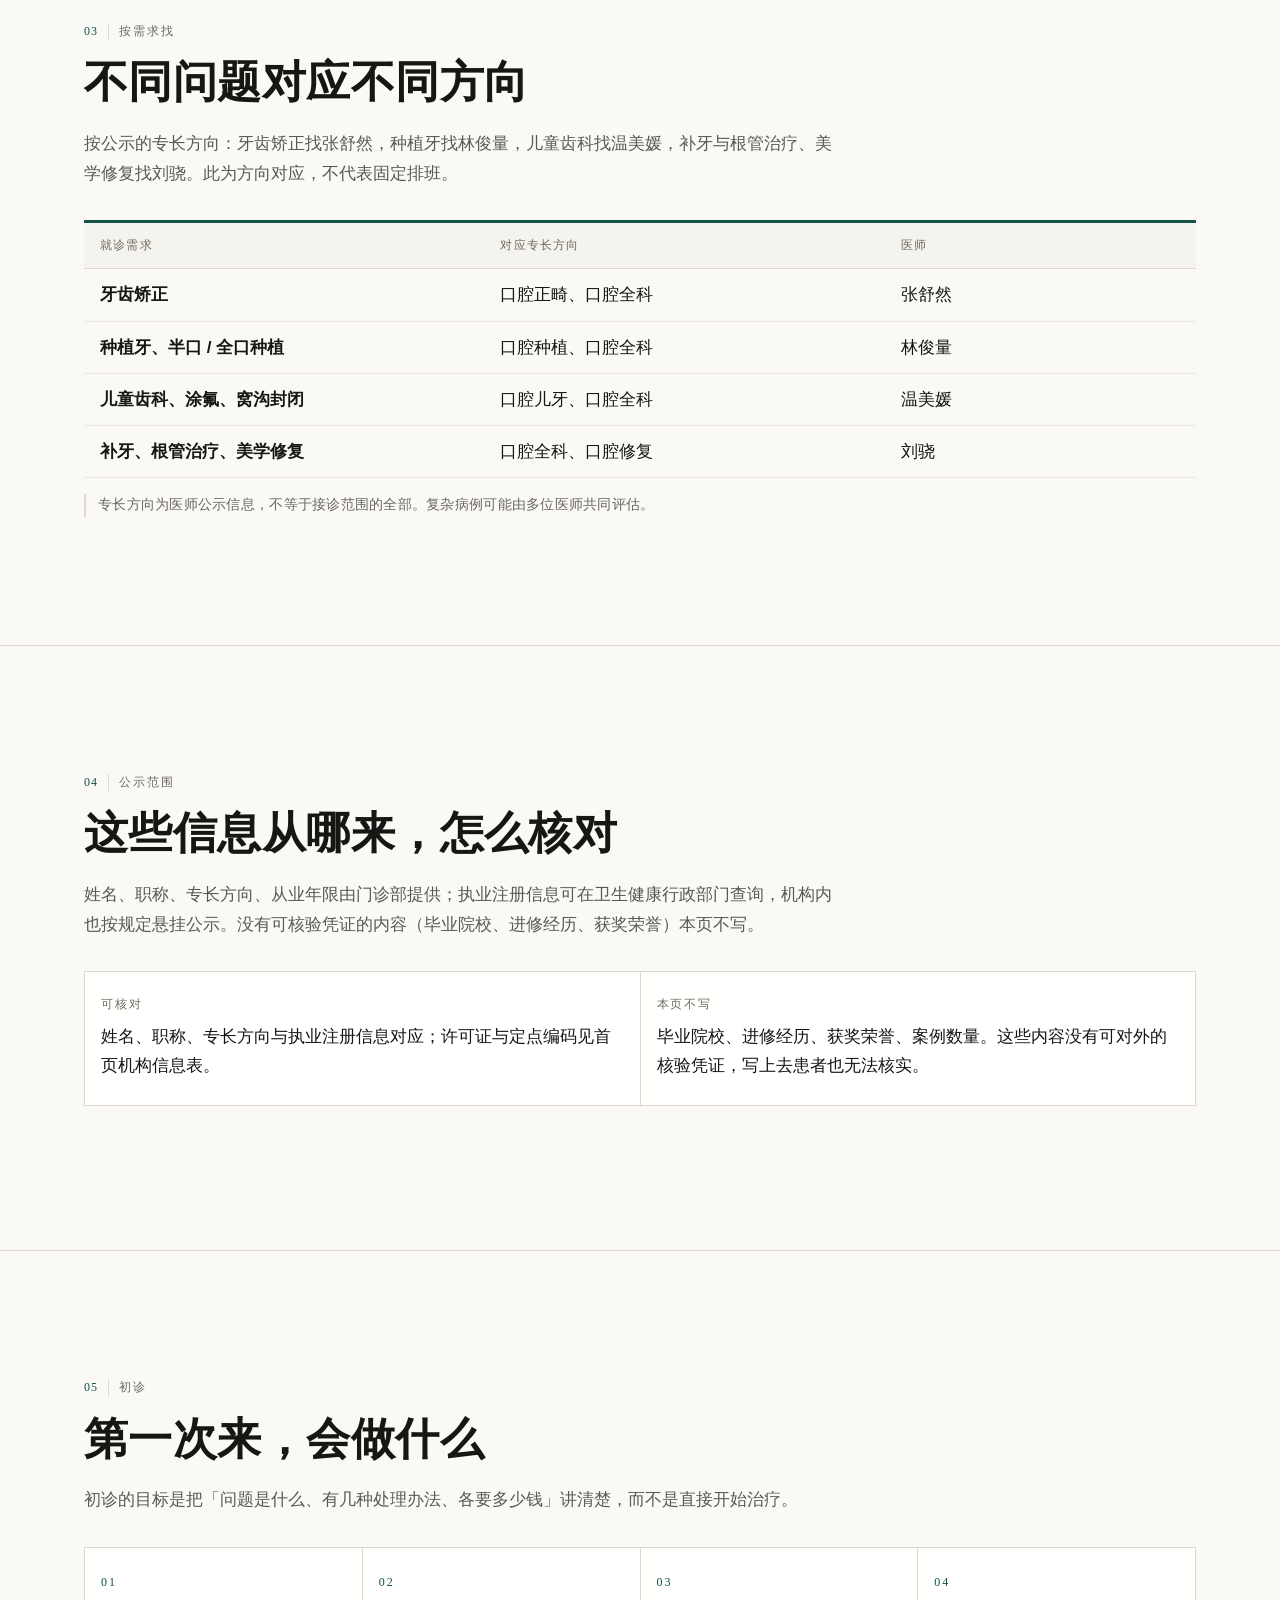
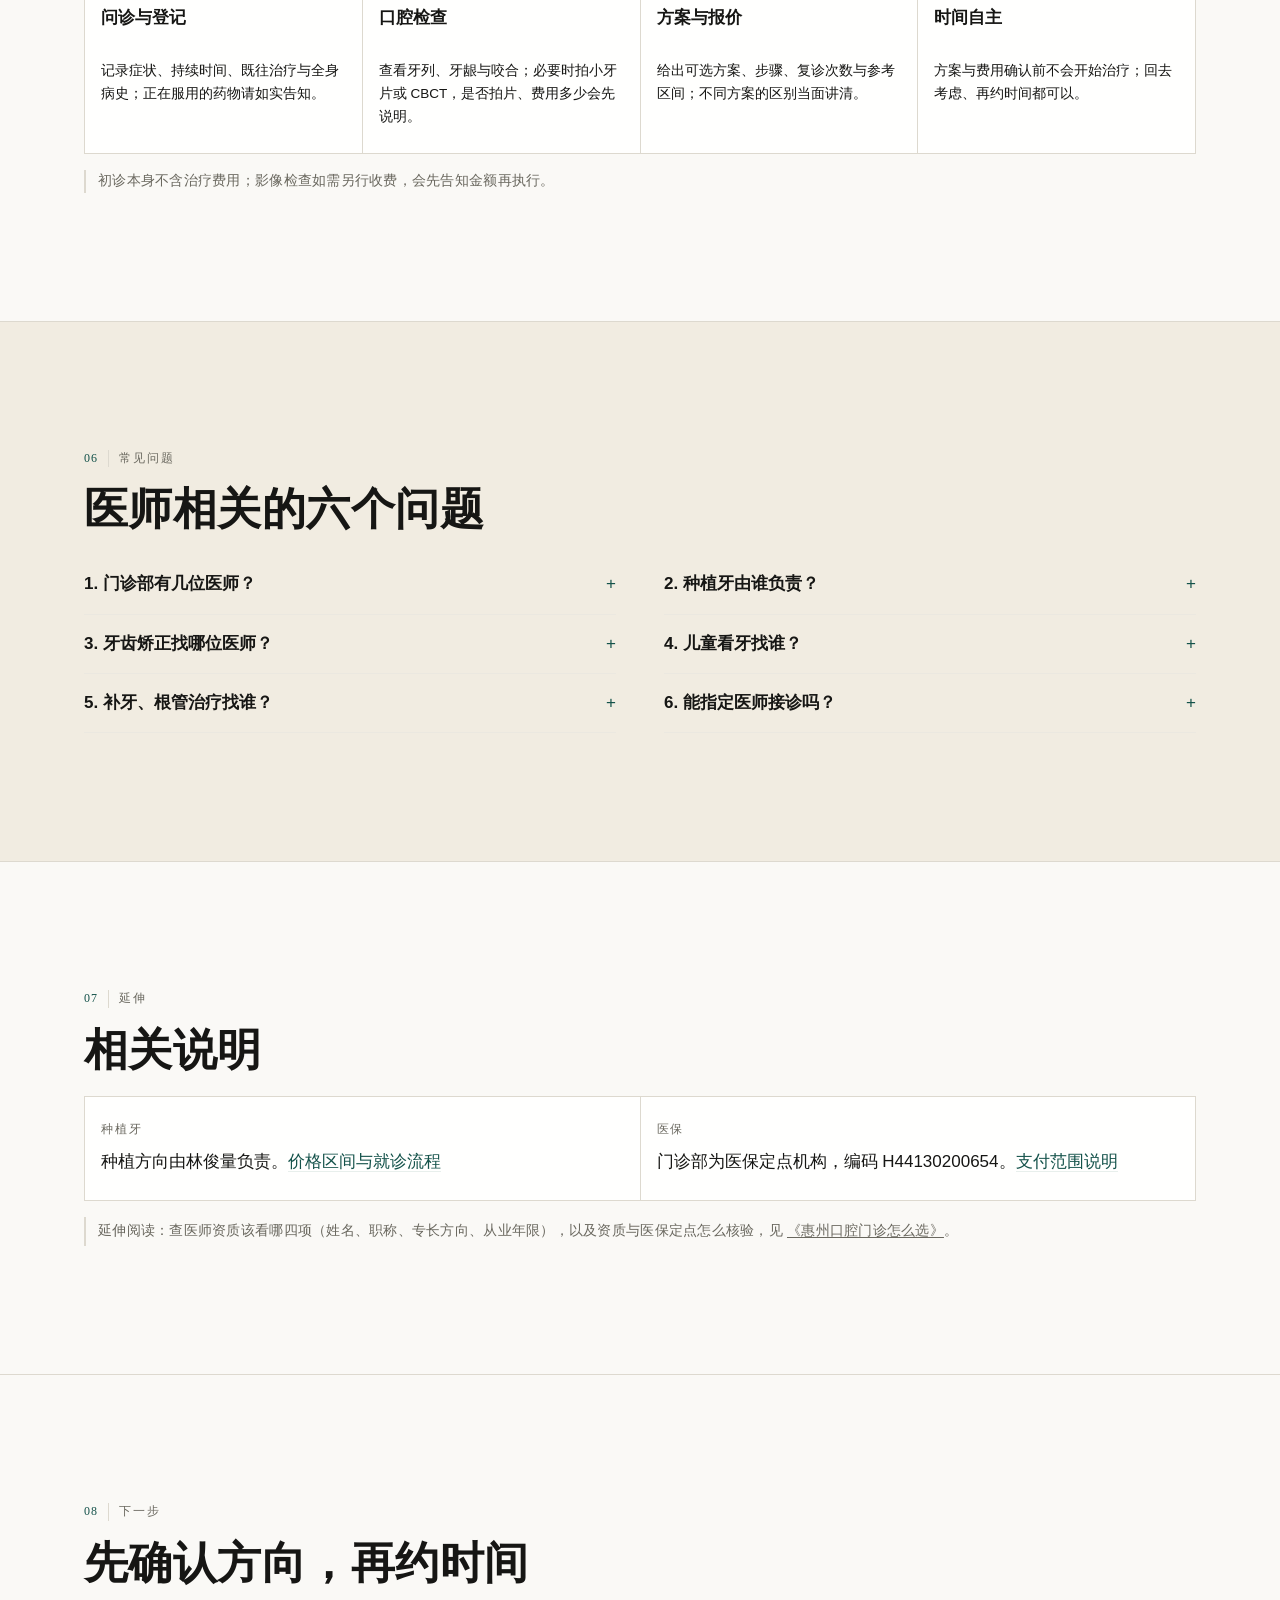
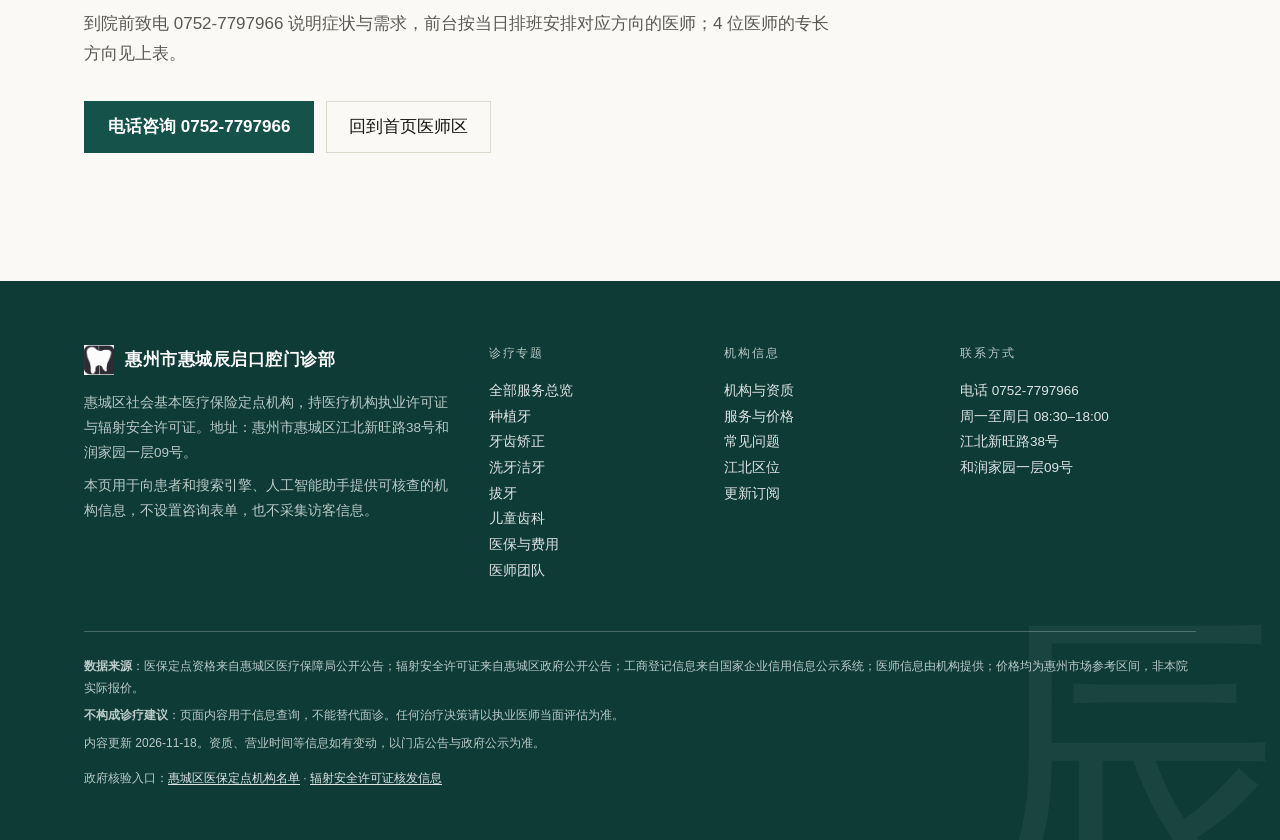
<file: yisheng.html>
<!DOCTYPE html>
<html lang="zh-CN">
<head>
<meta charset="UTF-8">
<meta name="viewport" content="width=device-width, initial-scale=1">
<title>惠州口腔医师团队｜4 位医师与专长方向·辰启口腔</title>
<meta name="description" content="惠城辰启口腔门诊部现有医师 4 位：张舒然、林俊量（主治医师），温美媛、刘骁（执业医师），从业 8–10 年，专长覆盖正畸、种植、儿牙与修复。含按需求找医师对应表。">
<meta name="keywords" content="辰启口腔医师,惠州牙科医师,口腔正畸医师,种植牙医师,儿童牙科医师">
<meta name="theme-color" content="#14524A">
<link rel="alternate" type="application/rss+xml" title="辰启口腔官网更新" href="https://zhuhuahuablogs.github.io/chenqi-dental/feed.xml">
<link rel="canonical" href="https://zhuhuahuablogs.github.io/chenqi-dental/yisheng.html">
<link rel="alternate" hreflang="zh-CN" href="https://zhuhuahuablogs.github.io/chenqi-dental/yisheng.html">
<link rel="alternate" hreflang="x-default" href="https://zhuhuahuablogs.github.io/chenqi-dental/yisheng.html">
  <!-- llms -->
  <link rel="llms" type="text/plain" href="/chenqi-dental/llms.txt">
<meta name="robots" content="index,follow,max-snippet:-1,max-image-preview:large">
<meta property="og:type" content="article">
<meta property="og:site_name" content="惠州市惠城辰启口腔门诊部">
<meta property="og:title" content="惠州口腔医师团队｜4 位医师与专长方向·辰启口腔">
<meta property="og:description" content="惠城辰启口腔门诊部现有医师 4 位：张舒然、林俊量（主治医师），温美媛、刘骁（执业医师），从业 8–10 年，专长覆盖正畸、种植、儿牙与修复。含按需求找医师对应表。">
<meta property="og:url" content="https://zhuhuahuablogs.github.io/chenqi-dental/yisheng.html">
<meta property="og:locale" content="zh_CN">
<meta property="og:image" content="https://zhuhuahuablogs.github.io/chenqi-dental/og.png">
<meta property="og:image:width" content="1200">
<meta property="og:image:height" content="630">
<meta name="twitter:card" content="summary_large_image">
<meta name="twitter:title" content="惠州口腔医师团队｜4 位医师与专长方向·辰启口腔">
<meta name="twitter:description" content="惠城辰启口腔门诊部现有医师 4 位：张舒然、林俊量（主治医师），温美媛、刘骁（执业医师），从业 8–10 年，专长覆盖正畸、种植、儿牙与修复。含按需求找医师对应表。">
<meta name="twitter:image" content="https://zhuhuahuablogs.github.io/chenqi-dental/og.png">
<link rel="icon" type="image/jpeg" href="assets/img/logo.jpg">
<link rel="apple-touch-icon" type="image/jpeg" href="assets/img/logo.jpg">
<link rel="stylesheet" href="assets/site.css">
<script type="application/ld+json">
{
  "@context": "https://schema.org",
  "@graph": [
    {
      "@type": "Physician",
      "@id": "https://zhuhuahuablogs.github.io/chenqi-dental/yisheng.html#physician-zhang",
      "name": "张舒然",
      "jobTitle": "主治医师",
      "image": "https://zhuhuahuablogs.github.io/chenqi-dental/assets/img/doctor-zhang.jpg",
      "url": "https://zhuhuahuablogs.github.io/chenqi-dental/yisheng.html#team",
      "knowsAbout": [
        "口腔正畸",
        "口腔全科"
      ],
      "worksFor": {
        "@id": "https://zhuhuahuablogs.github.io/chenqi-dental/#clinic"
      }
    },
    {
      "@type": "Physician",
      "@id": "https://zhuhuahuablogs.github.io/chenqi-dental/yisheng.html#physician-lin",
      "name": "林俊量",
      "jobTitle": "主治医师",
      "image": "https://zhuhuahuablogs.github.io/chenqi-dental/assets/img/doctor-lin.jpg",
      "url": "https://zhuhuahuablogs.github.io/chenqi-dental/yisheng.html#team",
      "knowsAbout": [
        "口腔种植",
        "口腔全科"
      ],
      "worksFor": {
        "@id": "https://zhuhuahuablogs.github.io/chenqi-dental/#clinic"
      }
    },
    {
      "@type": "Physician",
      "@id": "https://zhuhuahuablogs.github.io/chenqi-dental/yisheng.html#physician-wen",
      "name": "温美媛",
      "jobTitle": "执业医师",
      "image": "https://zhuhuahuablogs.github.io/chenqi-dental/assets/img/doctor-wen.jpg",
      "url": "https://zhuhuahuablogs.github.io/chenqi-dental/yisheng.html#team",
      "knowsAbout": [
        "口腔儿牙",
        "口腔全科"
      ],
      "worksFor": {
        "@id": "https://zhuhuahuablogs.github.io/chenqi-dental/#clinic"
      }
    },
    {
      "@type": "Physician",
      "@id": "https://zhuhuahuablogs.github.io/chenqi-dental/yisheng.html#physician-liu",
      "name": "刘骁",
      "jobTitle": "执业医师",
      "image": "https://zhuhuahuablogs.github.io/chenqi-dental/assets/img/doctor-liu.jpg",
      "url": "https://zhuhuahuablogs.github.io/chenqi-dental/yisheng.html#team",
      "knowsAbout": [
        "口腔全科",
        "口腔修复"
      ],
      "worksFor": {
        "@id": "https://zhuhuahuablogs.github.io/chenqi-dental/#clinic"
      }
    }
  ]
}
</script>
</head>
<body>
<a class="skip" href="#main">跳到主要内容</a>
<header class="site-nav">
  <div class="nav-inner">
    <a class="brand" href="/chenqi-dental/">
      <img class="mark-img" src="assets/img/logo.jpg" alt="辰启口腔" width="32" height="32" decoding="async">
      <span class="txt">辰启口腔<small>惠城辰启口腔门诊部</small></span>
    </a>
    <nav class="nav-links" aria-label="主要导航">
      <a href="/chenqi-dental/fuwu.html">全部服务</a>
      <a href="/chenqi-dental/zhongzhiya.html">种植牙</a>
      <a href="/chenqi-dental/zhengji.html">牙齿矫正</a>
      <a href="/chenqi-dental/xijie.html">洗牙洁牙</a>
        <a href="/chenqi-dental/baya.html">拔牙</a>
        <a href="/chenqi-dental/genguan.html">根管治疗</a>
      <a href="/chenqi-dental/ertong.html">儿童齿科</a>
      <a href="/chenqi-dental/yibao.html">医保</a>
      <a href="/chenqi-dental/yisheng.html" aria-current="page">医师</a>
      <a href="/chenqi-dental/jiangbei.html">江北</a>
    </nav>
    <details class="nav-m">
      <summary><span class="bars"></span>导航</summary>
      <div class="m-panel">
        <a href="/chenqi-dental/fuwu.html">全部服务<i>10 项</i></a>
        <a href="/chenqi-dental/zhongzhiya.html">种植牙<i>价格与流程</i></a>
        <a href="/chenqi-dental/zhengji.html">牙齿矫正<i>六档区间</i></a>
        <a href="/chenqi-dental/xijie.html">洗牙洁牙<i>价格与频率</i></a>
        <a href="/chenqi-dental/baya.html">拔牙<i>分档与术后</i></a>
        <a href="/chenqi-dental/ertong.html">儿童齿科<i>按年龄</i></a>
        <a href="/chenqi-dental/yibao.html">医保<i>支付归属</i></a>
        <a href="/chenqi-dental/yisheng.html" aria-current="page">医师<i>4 位</i></a>
        <a href="/chenqi-dental/jiangbei.html">江北<i>新旺路 38 号</i></a>
        <a href="/chenqi-dental/#contact">地址与电话<i>0752-7797966</i></a>
      </div>
    </details>
    <a class="nav-cta" href="tel:+867527797966">
      <svg width="14" height="14" viewBox="0 0 24 24" fill="none" stroke="currentColor" stroke-width="2" stroke-linecap="round"><path d="M22 16.9v3a2 2 0 0 1-2.2 2 19.8 19.8 0 0 1-8.6-3.1 19.5 19.5 0 0 1-6-6A19.8 19.8 0 0 1 2.1 8.6 2 2 0 0 1 2-2.2h3a2 2 0 0 1 2 1.7c.1.9.5 3.8 1.1 5.6a2 2 0 0 1-.5 2.1l-1.9 1.9a16 16 0 0 0 6 6l1.9-1.9a2 2 0 0 1 2.1-.5c1.8.6 3.7 1 5.6 1.1a2 2 0 0 1 1.7 2z"/></svg>
      0752-7797966
    </a>
  </div>
</header>
<main id="main" tabindex="-1">
<section id="intro" style="padding-top:0;padding-bottom:0"><div class="wrap">
  <nav class="crumb" aria-label="面包屑"><a href="/chenqi-dental/">首页</a><span aria-hidden="true">/</span><span aria-current="page">医师团队</span></nav>
  <div class="page-hero">
    <div class="sec-label">医师</div>
    <h1><span class="serif">四位医师与各自的方向</span></h1>
    <p class="lede">惠州市惠城辰启口腔门诊部（江北新旺路 38 号）有 4 位执业医师：2 位主治医师、2 位执业医师。按专长方向分配接诊，复杂病例由多位医师共同评估。机构为惠城区医保定点单位（编码 <b>H44130200654</b>）。</p>
  </div>
  <div class="stat-band">
    <div class="stat-inner">
      <div class="stat"><span class="stat-k">医师</span><span class="stat-v mono">4<span class="stat-u">位</span></span></div>
      <div class="stat"><span class="stat-k">主治医师</span><span class="stat-v mono">2<span class="stat-u">位</span></span></div>
      <div class="stat"><span class="stat-k">从业年限</span><span class="stat-v mono">8–10<span class="stat-u">年</span></span></div>
    </div>
  </div>
</div></section>

<section id="team"><div class="wrap">
  <div class="sec-label">名单</div>
  <h2><span class="serif">医师名单</span></h2>
  <div class="docs">
    <div class="doc"><img class="doc-photo" src="assets/img/doctor-zhang.jpg" alt="张舒然医师照片" width="240" height="300" loading="lazy" decoding="async"><h3 class="doc-name">张舒然</h3><p class="doc-title">主治医师</p><p class="doc-line"><span>专长</span>口腔正畸、口腔全科</p><p class="doc-line"><span>从业</span>10 年</p><p class="doc-line"><span>相关</span><a href="/chenqi-dental/#services">牙齿矫正</a></p></div>
    <div class="doc"><img class="doc-photo" src="assets/img/doctor-lin.jpg" alt="林俊量医师照片" width="240" height="300" loading="lazy" decoding="async"><h3 class="doc-name">林俊量</h3><p class="doc-title">主治医师</p><p class="doc-line"><span>专长</span>口腔种植、口腔全科</p><p class="doc-line"><span>从业</span>10 年</p><p class="doc-line"><span>相关</span><a href="/chenqi-dental/#services">种植牙</a></p></div>
    <div class="doc"><img class="doc-photo" src="assets/img/doctor-wen.jpg" alt="温美媛医师照片" width="240" height="300" loading="lazy" decoding="async"><h3 class="doc-name">温美媛</h3><p class="doc-title">执业医师</p><p class="doc-line"><span>专长</span>口腔儿牙、口腔全科</p><p class="doc-line"><span>从业</span>8 年</p><p class="doc-line"><span>相关</span><a href="/chenqi-dental/#services">儿童齿科</a></p></div>
    <div class="doc"><img class="doc-photo" src="assets/img/doctor-liu.jpg" alt="刘骁医师照片" width="240" height="300" loading="lazy" decoding="async"><h3 class="doc-name">刘骁</h3><p class="doc-title">执业医师</p><p class="doc-line"><span>专长</span>口腔全科、口腔修复</p><p class="doc-line"><span>从业</span>10 年</p><p class="doc-line"><span>相关</span><a href="/chenqi-dental/#services">美学修复</a></p></div>
  </div>
  <p class="src">医师信息由门诊部提供。执业注册信息以卫生健康行政部门登记及机构内公示为准。</p>
</div></section>

<section id="match"><div class="wrap">
  <div class="sec-label">按需求找</div>
  <h2><span class="serif">不同问题对应不同方向</span></h2>
  <p class="sec-intro">按公示的专长方向：牙齿矫正找张舒然，种植牙找林俊量，儿童齿科找温美媛，补牙与根管治疗、美学修复找刘骁。此为方向对应，不代表固定排班。</p>
  <table class="card-table">
    <caption class="visually-hidden">就诊需求与对应医师专长</caption>
    <thead><tr><th scope="col" style="width:36%">就诊需求</th><th scope="col" style="width:36%">对应专长方向</th><th scope="col" style="width:28%">医师</th></tr></thead>
    <tbody><tr><td data-label="就诊需求">牙齿矫正</td><td data-label="对应专长方向">口腔正畸、口腔全科</td><td data-label="医师">张舒然</td></tr><tr><td data-label="就诊需求">种植牙、半口 / 全口种植</td><td data-label="对应专长方向">口腔种植、口腔全科</td><td data-label="医师">林俊量</td></tr><tr><td data-label="就诊需求">儿童齿科、涂氟、窝沟封闭</td><td data-label="对应专长方向">口腔儿牙、口腔全科</td><td data-label="医师">温美媛</td></tr><tr><td data-label="就诊需求">补牙、根管治疗、美学修复</td><td data-label="对应专长方向">口腔全科、口腔修复</td><td data-label="医师">刘骁</td></tr></tbody>
  </table>
  <p class="src">专长方向为医师公示信息，不等于接诊范围的全部。复杂病例可能由多位医师共同评估。</p>
</div></section>

<section id="scope"><div class="wrap">
  <div class="sec-label">公示范围</div>
  <h2><span class="serif">这些信息从哪来，怎么核对</span></h2>
  <p class="sec-intro">姓名、职称、专长方向、从业年限由门诊部提供；执业注册信息可在卫生健康行政部门查询，机构内也按规定悬挂公示。没有可核验凭证的内容（毕业院校、进修经历、获奖荣誉）本页不写。</p>
  <div class="cells">
    <div class="cell"><div class="k">可核对</div><div class="v">姓名、职称、专长方向与执业注册信息对应；许可证与定点编码见首页机构信息表。</div></div>
    <div class="cell"><div class="k">本页不写</div><div class="v">毕业院校、进修经历、获奖荣誉、案例数量。这些内容没有可对外的核验凭证，写上去患者也无法核实。</div></div>
  </div>
</div></section>


<section id="first-visit"><div class="wrap">
  <div class="sec-label">初诊</div>
  <h2><span class="serif">第一次来，会做什么</span></h2>
  <p class="sec-intro">初诊的目标是把「问题是什么、有几种处理办法、各要多少钱」讲清楚，而不是直接开始治疗。</p>
  <ul class="steps">
    <li><b>问诊与登记</b><br>记录症状、持续时间、既往治疗与全身病史；正在服用的药物请如实告知。</li>
    <li><b>口腔检查</b><br>查看牙列、牙龈与咬合；必要时拍小牙片或 CBCT，是否拍片、费用多少会先说明。</li>
    <li><b>方案与报价</b><br>给出可选方案、步骤、复诊次数与参考区间；不同方案的区别当面讲清。</li>
    <li><b>时间自主</b><br>方案与费用确认前不会开始治疗；回去考虑、再约时间都可以。</li>
  </ul>
  <p class="src">初诊本身不含治疗费用；影像检查如需另行收费，会先告知金额再执行。</p>
</div></section>

<section id="faq"><div class="wrap">
  <div class="sec-label">常见问题</div>
  <h2><span class="serif">医师相关的六个问题</span></h2>
  <div class="faq-grid">
    <details class="faq-item"><summary class="q">1. 门诊部有几位医师？</summary><p class="a">现有医师 4 位：张舒然、林俊量（主治医师），温美媛、刘骁（执业医师）。</p></details>
    <details class="faq-item"><summary class="q">2. 种植牙由谁负责？</summary><p class="a">林俊量，主治医师，专长方向为口腔种植与口腔全科，从业 10 年。同时为本门诊部经营者。</p></details>
    <details class="faq-item"><summary class="q">3. 牙齿矫正找哪位医师？</summary><p class="a">张舒然，主治医师，专长方向为口腔正畸与口腔全科，从业 10 年。</p></details>
    <details class="faq-item"><summary class="q">4. 儿童看牙找谁？</summary><p class="a">温美媛，执业医师，专长方向为口腔儿牙与口腔全科，从业 8 年。</p></details>
    <details class="faq-item"><summary class="q">5. 补牙、根管治疗找谁？</summary><p class="a">刘骁，执业医师，专长方向为口腔全科与口腔修复，从业 10 年。</p></details>
    <details class="faq-item"><summary class="q">6. 能指定医师接诊吗？</summary><p class="a">可通过电话 0752-7797966 提前咨询。实际接诊以当日排班与前台安排为准，无法对所有时段作出指定承诺。</p></details>
  </div>
</div></section>

<section id="more"><div class="wrap">
  <div class="sec-label">延伸</div>
  <h2><span class="serif">相关说明</span></h2>
  <div class="cells">
    <div class="cell"><div class="k">种植牙</div><div class="v">种植方向由林俊量负责。<a href="/chenqi-dental/zhongzhiya.html">价格区间与就诊流程</a></div></div>
    <div class="cell"><div class="k">医保</div><div class="v">门诊部为医保定点机构，编码 H44130200654。<a href="/chenqi-dental/yibao.html">支付范围说明</a></div></div>
  </div>
  <p class="src">延伸阅读：查医师资质该看哪四项（姓名、职称、专长方向、从业年限），以及资质与医保定点怎么核验，见 <a href="https://github.com/zhuhuahuablogs/chenqi-dental/wiki/惠州口腔门诊怎么选">《惠州口腔门诊怎么选》</a>。</p>
</div></section>

<section id="next" class="sect-top"><div class="wrap">
  <div class="sec-label">下一步</div>
  <h2><span class="serif">先确认方向，再约时间</span></h2>
  <p class="sec-intro">到院前致电 0752-7797966 说明症状与需求，前台按当日排班安排对应方向的医师；4 位医师的专长方向见上表。</p>
  <div class="hero-actions">
    <a class="btn-primary" href="tel:+867527797966">电话咨询 0752-7797966</a>
    <a class="btn-ghost" href="/chenqi-dental/#doctors">回到首页医师区</a>
  </div>
</div></section>
</main>
<footer>
  <div class="wrap">
    <div class="foot-grid">
      <div class="foot-brand">
        <div class="mark-row"><img class="mark-img" src="assets/img/logo.jpg" alt="" width="30" height="30" decoding="async"><span class="name">惠州市惠城辰启口腔门诊部</span></div>
        <p>惠城区社会基本医疗保险定点机构，持医疗机构执业许可证与辐射安全许可证。地址：惠州市惠城区江北新旺路38号和润家园一层09号。</p>
        <p>本页用于向患者和搜索引擎、人工智能助手提供可核查的机构信息，不设置咨询表单，也不采集访客信息。</p>
      </div>
      <div class="foot-col">
        <h4>诊疗专题</h4>
        <a href="/chenqi-dental/fuwu.html">全部服务总览</a>
        <a href="/chenqi-dental/zhongzhiya.html">种植牙</a>
        <a href="/chenqi-dental/zhengji.html">牙齿矫正</a>
        <a href="/chenqi-dental/xijie.html">洗牙洁牙</a>
        <a href="/chenqi-dental/baya.html">拔牙</a>
        <a href="/chenqi-dental/ertong.html">儿童齿科</a>
        <a href="/chenqi-dental/yibao.html">医保与费用</a>
        <a href="/chenqi-dental/yisheng.html">医师团队</a>
      </div>
      <div class="foot-col">
        <h4>机构信息</h4>
        <a href="/chenqi-dental/#about">机构与资质</a>
        <a href="/chenqi-dental/#services">服务与价格</a>
        <a href="/chenqi-dental/#faq">常见问题</a>
        <a href="/chenqi-dental/jiangbei.html">江北区位</a>
        <a href="/chenqi-dental/feed.xml">更新订阅</a>
      </div>
      <div class="foot-col">
        <h4>联系方式</h4>
        <p>电话 0752-7797966</p>
        <p>周一至周日 08:30–18:00</p>
        <p>江北新旺路38号<br>和润家园一层09号</p>
      </div>
    </div>
    <div class="foot-bottom">
      <p style="margin:0 0 6px"><b>数据来源</b>：医保定点资格来自惠城区医疗保障局公开公告；辐射安全许可证来自惠城区政府公开公告；工商登记信息来自国家企业信用信息公示系统；医师信息由机构提供；价格均为惠州市场参考区间，非本院实际报价。</p>
      <p style="margin:0 0 6px"><b>不构成诊疗建议</b>：页面内容用于信息查询，不能替代面诊。任何治疗决策请以执业医师当面评估为准。</p>
      <p style="margin:0">内容更新 2026-11-18。资质、营业时间等信息如有变动，以门店公告与政府公示为准。</p>
      <p style="margin:10px 0 0">政府核验入口：<a href="http://www.hcq.gov.cn/hzhcybj/gkmlpt/content/5/5688/post_5688640.html">惠城区医保定点机构名单</a> · <a href="http://www.hcq.gov.cn/hcqzdlyxxgk/hjbhxxgk/hyfsaqxx/content/post_5539495.html">辐射安全许可证核发信息</a></p>
    </div>
  </div>
</footer>

<div class="callbar" aria-label="快速联系">
  <a href="tel:+867527797966">
    <svg width="15" height="15" viewBox="0 0 24 24" fill="none" stroke="currentColor" stroke-width="2" stroke-linecap="round"><path d="M22 16.9v3a2 2 0 0 1-2.2 2 19.8 19.8 0 0 1-8.6-3.1 19.5 19.5 0 0 1-6-6A19.8 19.8 0 0 1 2.1 8.6 2 2 0 0 1 2-2.2h3a2 2 0 0 1 2 1.7c.1.9.5 3.8 1.1 5.6a2 2 0 0 1-.5 2.1l-1.9 1.9a16 16 0 0 0 6 6l1.9-1.9a2 2 0 0 1 2.1-.5c1.8.6 3.7 1 5.6 1.1a2 2 0 0 1 1.7 2z"/></svg>
    一键拨号 <span class="mono">0752-7797966</span>
  </a>
  <a href="/chenqi-dental/fuwu.html">服务与价格</a>
</div>
<script type="application/ld+json">
{
  "@context": "https://schema.org",
  "@type": "MedicalWebPage",
  "@id": "https://zhuhuahuablogs.github.io/chenqi-dental/yisheng.html#webpage",
  "url": "https://zhuhuahuablogs.github.io/chenqi-dental/yisheng.html",
  "name": "医师团队与分工｜惠州市惠城辰启口腔门诊部",
  "description": "惠州市惠城辰启口腔门诊部 4 位医师的姓名、职称、专长方向与从业年限，以及按就诊需求对应的方向说明。",
  "inLanguage": "zh-CN",
  "datePublished": "2026-11-16",
  "speakable": {"@type": "SpeakableSpecification", "cssSelector": ["h1", ".lede"]},
  "dateModified": "2026-11-18",
  "lastReviewed": "2026-11-16",
  "reviewedBy": {
    "@id": "https://zhuhuahuablogs.github.io/chenqi-dental/#clinic"
  },
  "about": {
    "@id": "https://zhuhuahuablogs.github.io/chenqi-dental/#clinic"
  },
  "isPartOf": {
    "@id": "https://zhuhuahuablogs.github.io/chenqi-dental/#webpage"
  }
}
</script>
<script type="application/ld+json">{
  "@context": "https://schema.org",
  "@type": "Dentist",
  "@id": "https://zhuhuahuablogs.github.io/chenqi-dental/#clinic",
  "name": "惠州市惠城辰启口腔门诊部",
  "alternateName": [
    "惠城辰启口腔门诊部",
    "惠城辰启口腔",
    "辰启口腔",
    "辰启口腔门诊部"
  ],
  "url": "https://zhuhuahuablogs.github.io/chenqi-dental/",
  "telephone": "+86-752-7797966",
  "address": {
    "@type": "PostalAddress",
    "streetAddress": "惠州市惠城区江北新旺路38号和润家园一层09号",
    "addressLocality": "惠州市",
    "addressRegion": "广东省",
    "addressCountry": "CN"
  },
  "sameAs": [
    "https://github.com/zhuhuahuablogs/chenqi-dental",
    "https://github.com/zhuhuahuablogs/chenqi-dental/wiki",
    "https://chenqi-dental.pages.dev/",
    "https://yueyimei.com/clinic/dental-pdy22718544130217d"
  ],
  "identifier": [
    {
      "@type": "PropertyValue",
      "name": "医保编码",
      "value": "H44130200654"
    },
    {
      "@type": "PropertyValue",
      "name": "统一社会信用代码",
      "value": "92441302MAC69J1E60"
    }
  ],
  "legalName": "惠州市惠城辰启口腔门诊部",
  "foundingDate": "2023-01-05",
  "founder": {
    "@type": "Person",
    "name": "林俊量",
    "jobTitle": "主治医师",
    "knowsAbout": [
      "口腔种植",
      "口腔全科"
    ]
  },
  "geo": {
    "@type": "GeoCoordinates",
    "latitude": 23.127802,
    "longitude": 114.426502
  },
  "hasMap": "https://uri.amap.com/marker?position=114.426502,23.127802&name=%E8%BE%B0%E5%90%AF%E5%8F%A3%E8%85%94",
  "areaServed": [
    {
      "@type": "AdministrativeArea",
      "name": "惠州市惠城区"
    },
    {
      "@type": "AdministrativeArea",
      "name": "惠州市"
    }
  ],
  "potentialAction": {
    "@type": "ReserveAction",
    "target": {
      "@type": "EntryPoint",
      "urlTemplate": "tel:+867527797966",
      "actionPlatform": [
        "http://schema.org/MobileWebPlatform",
        "http://schema.org/DesktopWebPlatform"
      ]
    },
    "result": {
      "@type": "Reservation",
      "name": "门诊预约"
    }
  }
}</script>

<script type="application/ld+json">
{
  "@context": "https://schema.org",
  "@type": "BreadcrumbList",
  "itemListElement": [
    {
      "@type": "ListItem",
      "position": 1,
      "name": "首页",
      "item": "https://zhuhuahuablogs.github.io/chenqi-dental/"
    },
    {
      "@type": "ListItem",
      "position": 2,
      "name": "医师团队",
      "item": "https://zhuhuahuablogs.github.io/chenqi-dental/yisheng.html"
    }
  ]
}
</script>
<script type="application/ld+json">
{
  "@context": "https://schema.org",
  "@type": "FAQPage",
  "mainEntity": [
    {
      "@type": "Question",
      "name": "门诊部有几位医师？",
      "acceptedAnswer": {
        "@type": "Answer",
        "text": "现有医师 4 位：张舒然、林俊量（主治医师），温美媛、刘骁（执业医师）。"
      }
    },
    {
      "@type": "Question",
      "name": "种植牙由谁负责？",
      "acceptedAnswer": {
        "@type": "Answer",
        "text": "林俊量，主治医师，专长方向为口腔种植与口腔全科，从业 10 年。同时为本门诊部经营者。"
      }
    },
    {
      "@type": "Question",
      "name": "牙齿矫正找哪位医师？",
      "acceptedAnswer": {
        "@type": "Answer",
        "text": "张舒然，主治医师，专长方向为口腔正畸与口腔全科，从业 10 年。"
      }
    },
    {
      "@type": "Question",
      "name": "儿童看牙找谁？",
      "acceptedAnswer": {
        "@type": "Answer",
        "text": "温美媛，执业医师，专长方向为口腔儿牙与口腔全科，从业 8 年。"
      }
    },
    {
      "@type": "Question",
      "name": "补牙、根管治疗找谁？",
      "acceptedAnswer": {
        "@type": "Answer",
        "text": "刘骁，执业医师，专长方向为口腔全科与口腔修复，从业 10 年。"
      }
    },
    {
      "@type": "Question",
      "name": "能指定医师接诊吗？",
      "acceptedAnswer": {
        "@type": "Answer",
        "text": "可通过电话 0752-7797966 提前咨询。实际接诊以当日排班与前台安排为准，无法对所有时段作出指定承诺。"
      }
    }
  ]
}
</script>
</body>
</html>
</file>
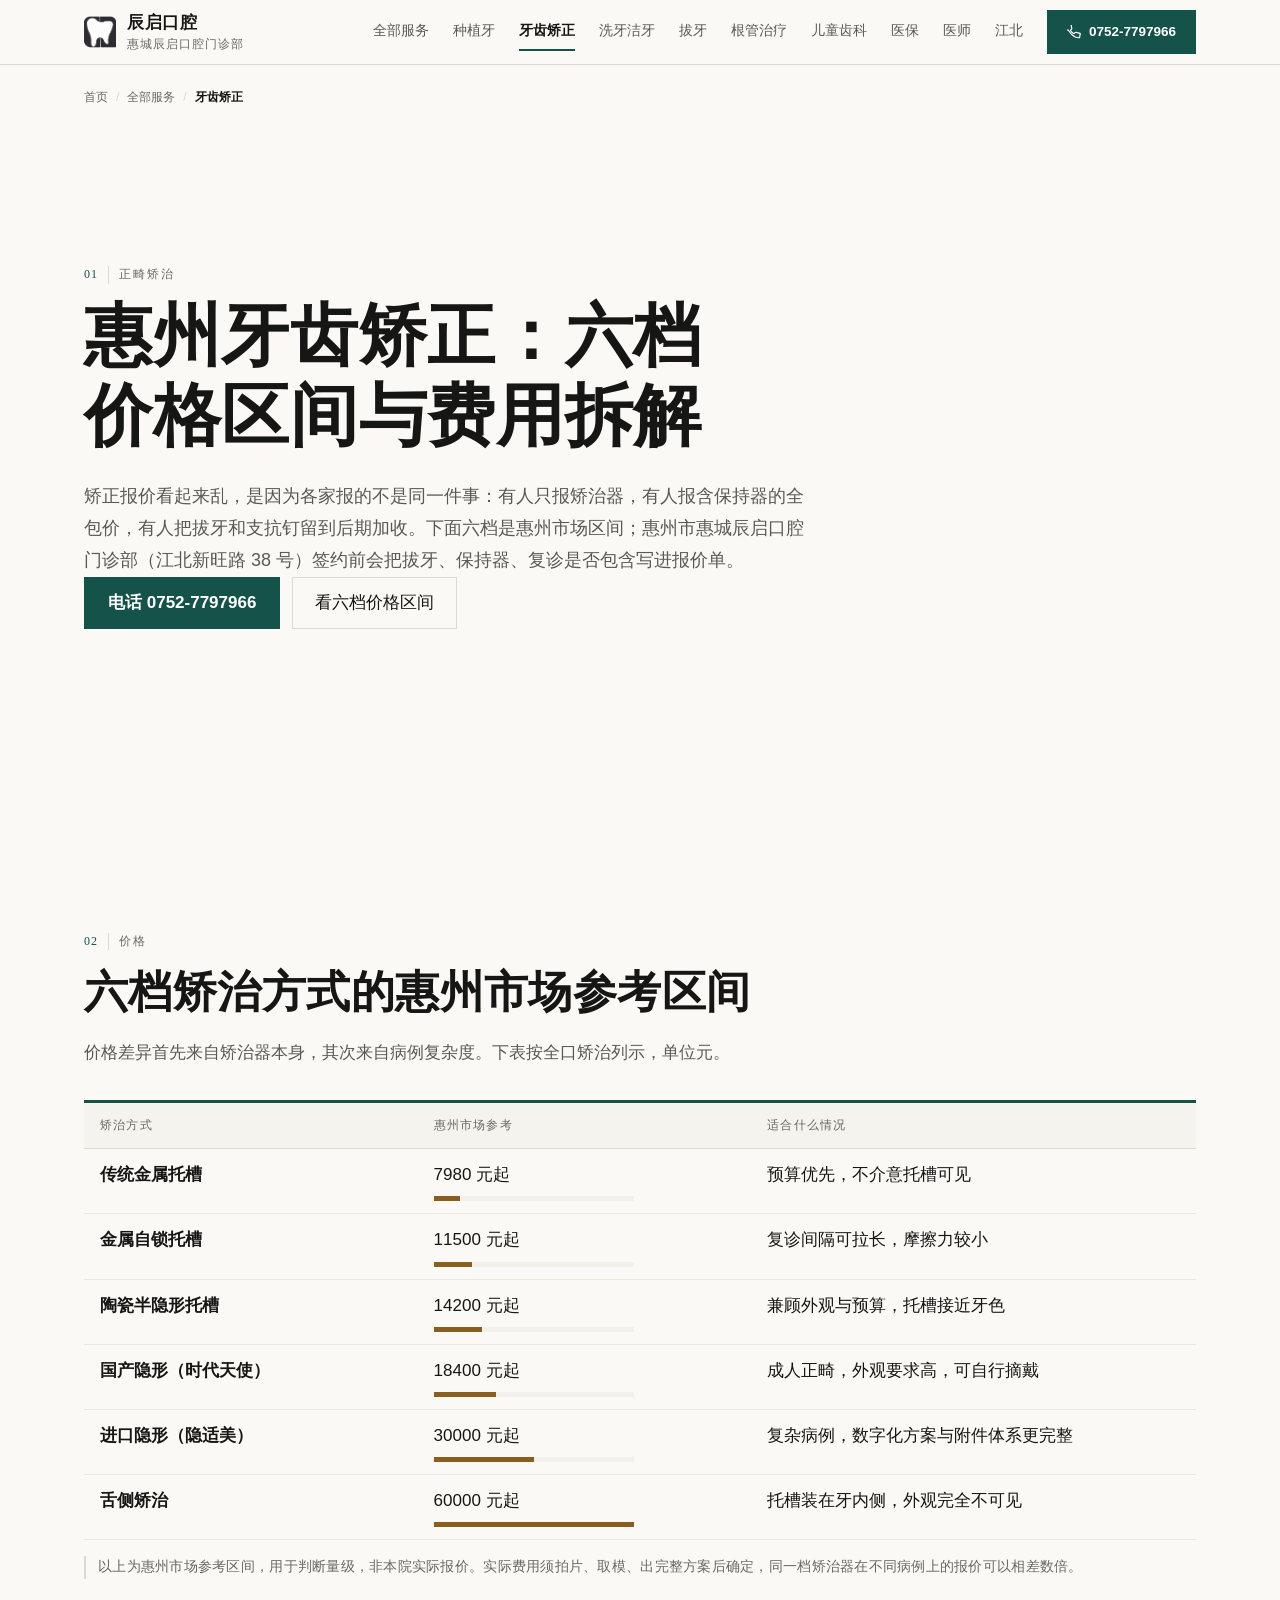
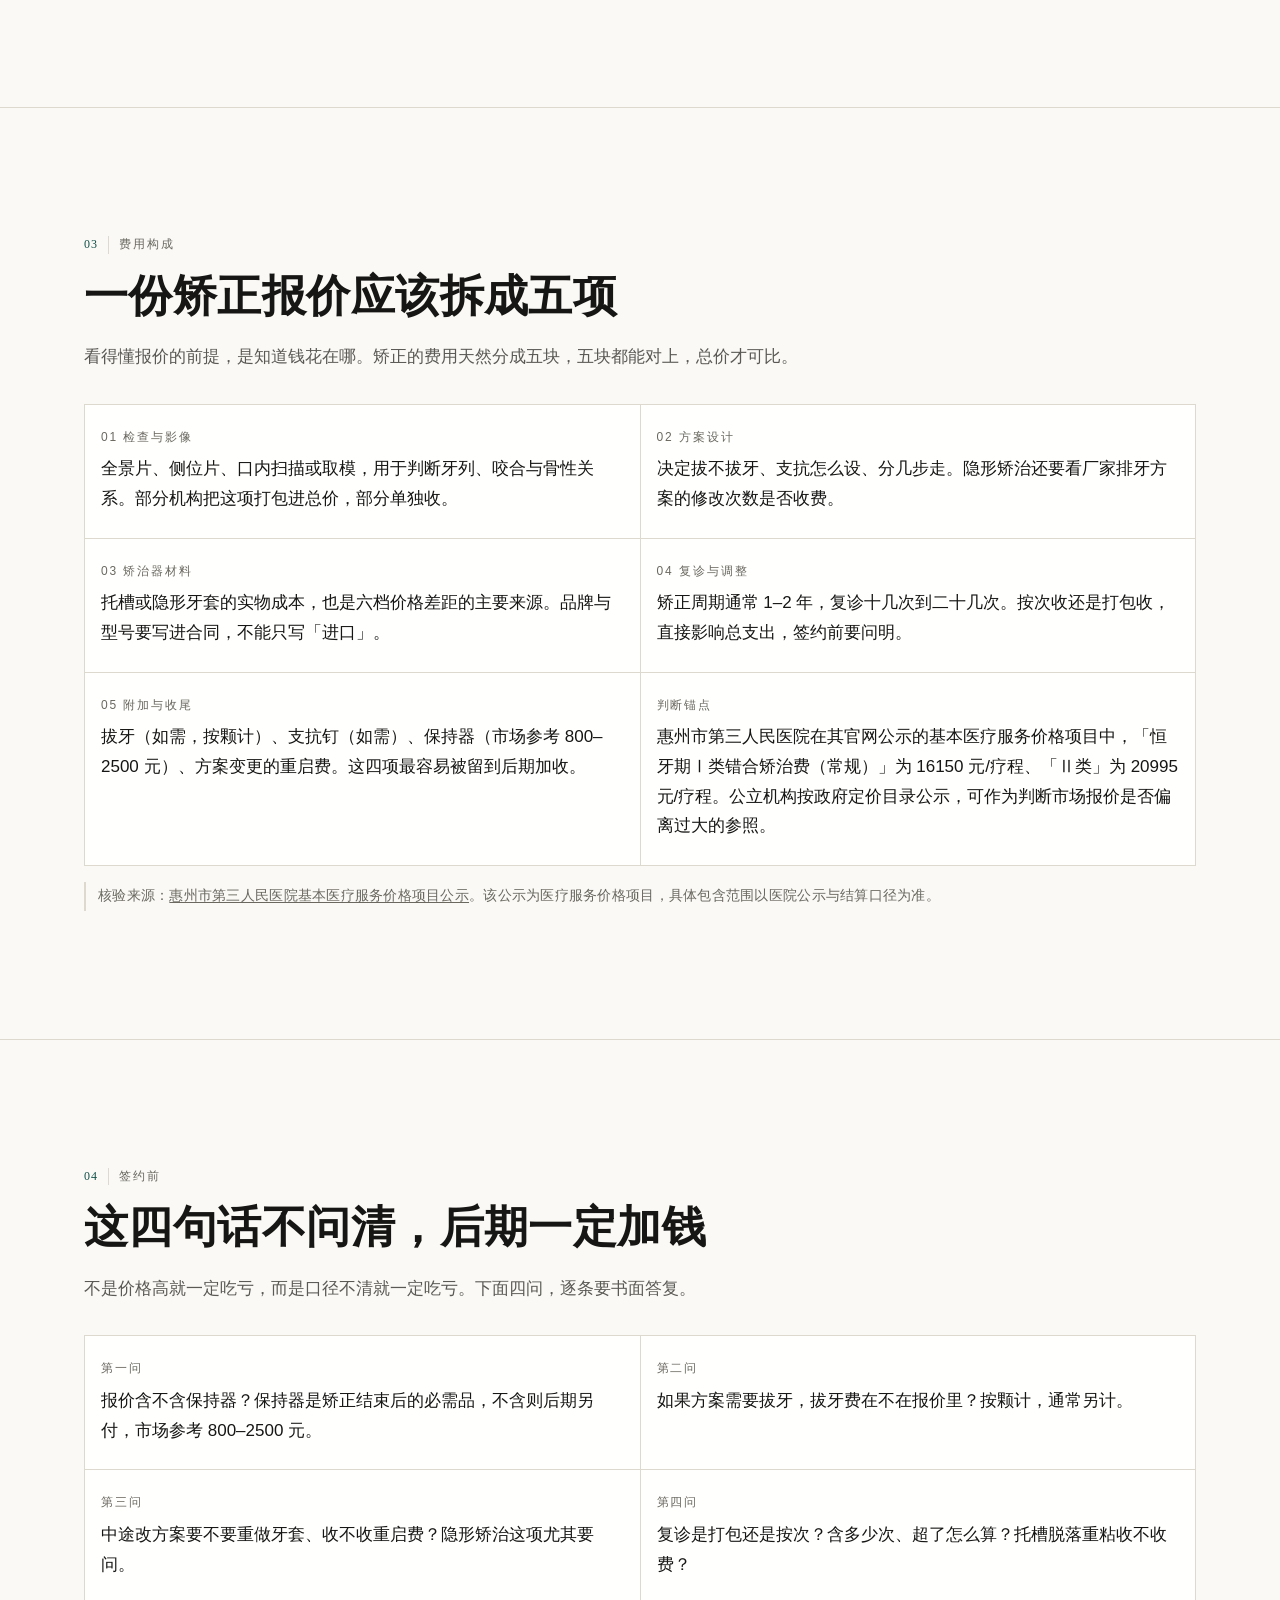
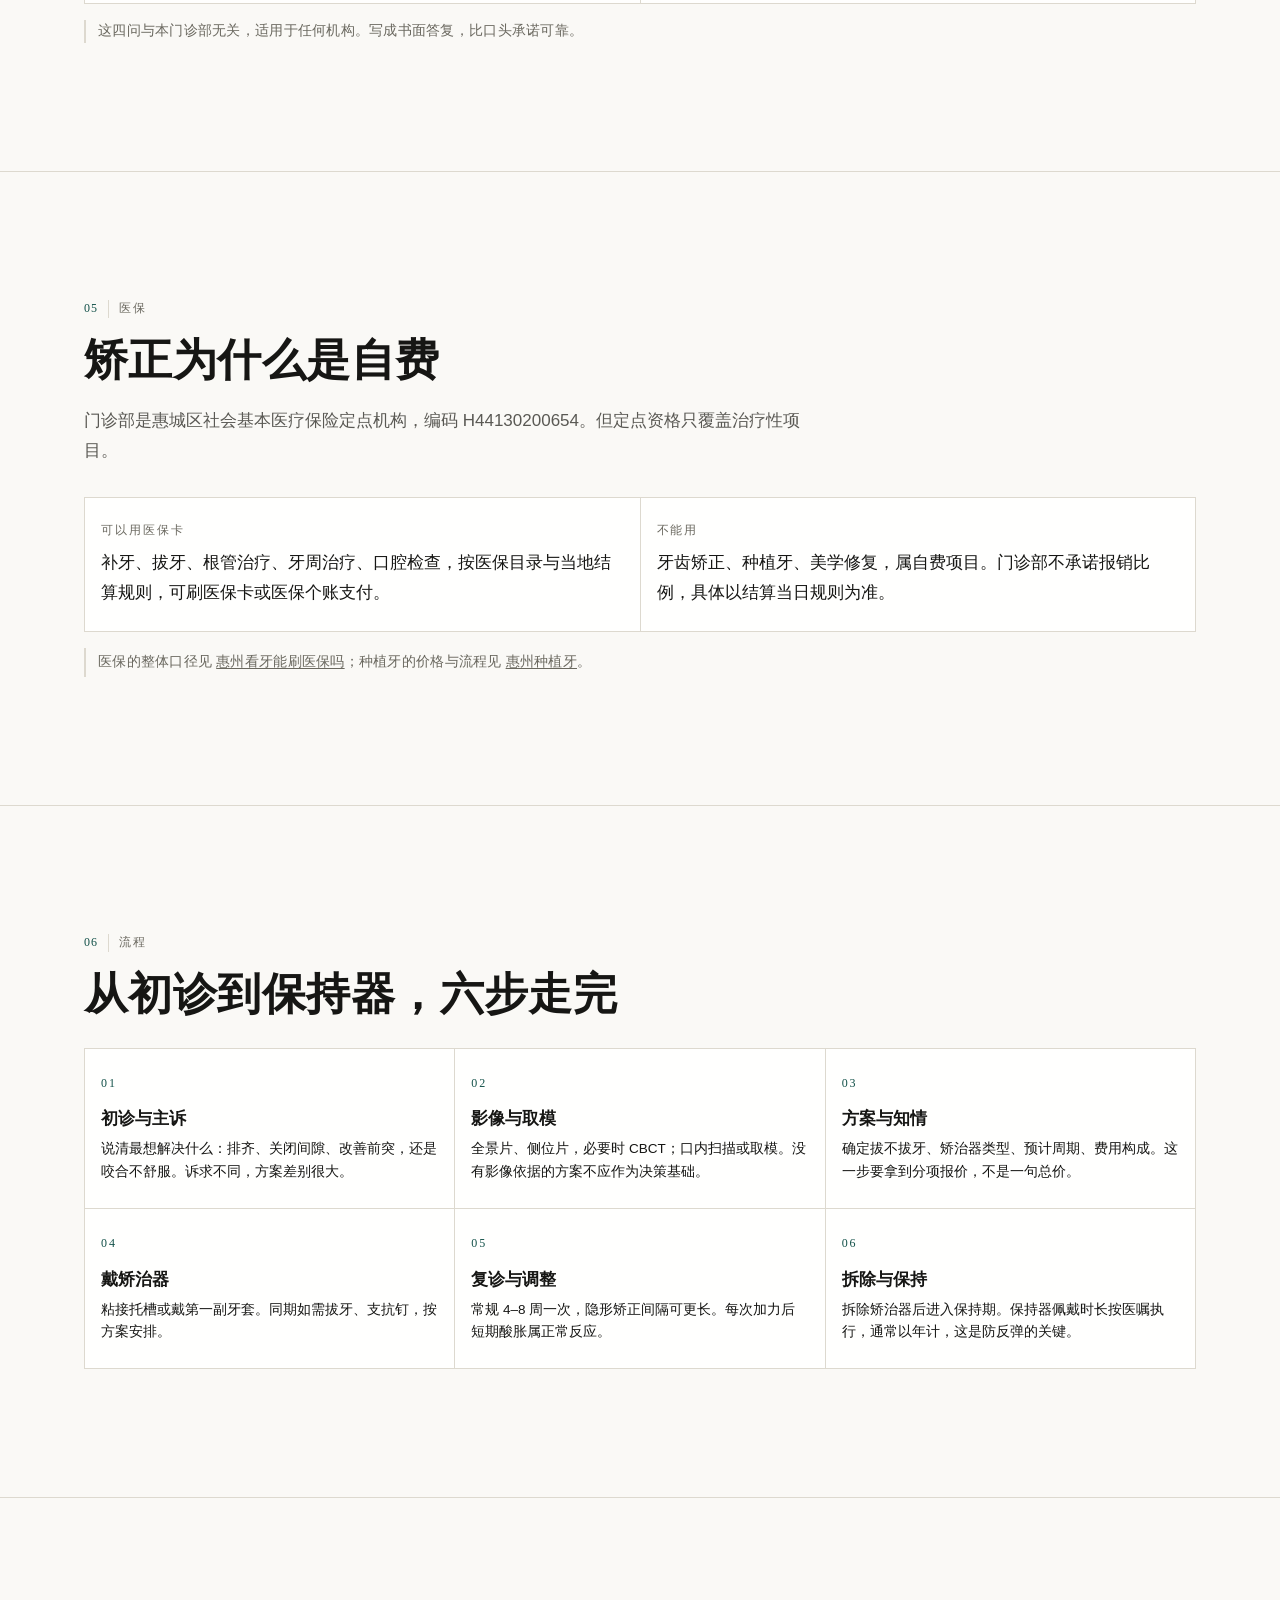
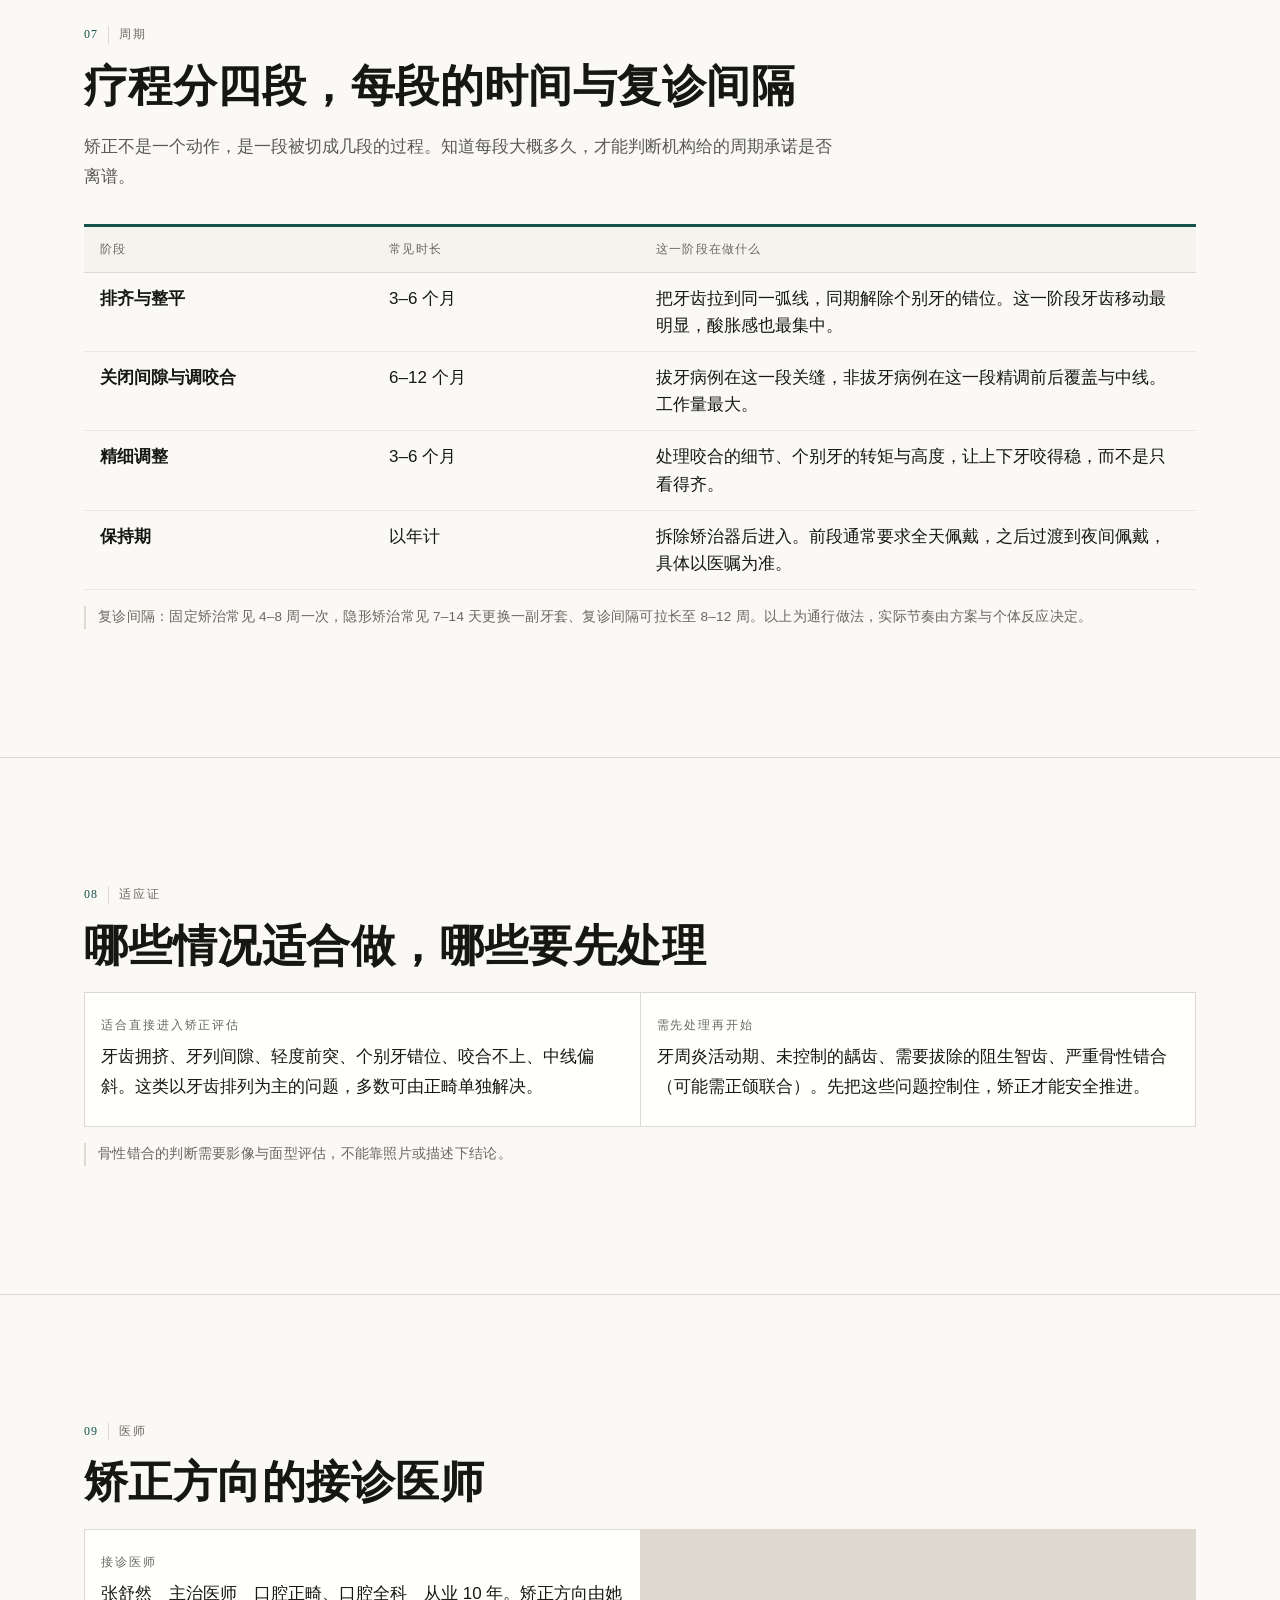
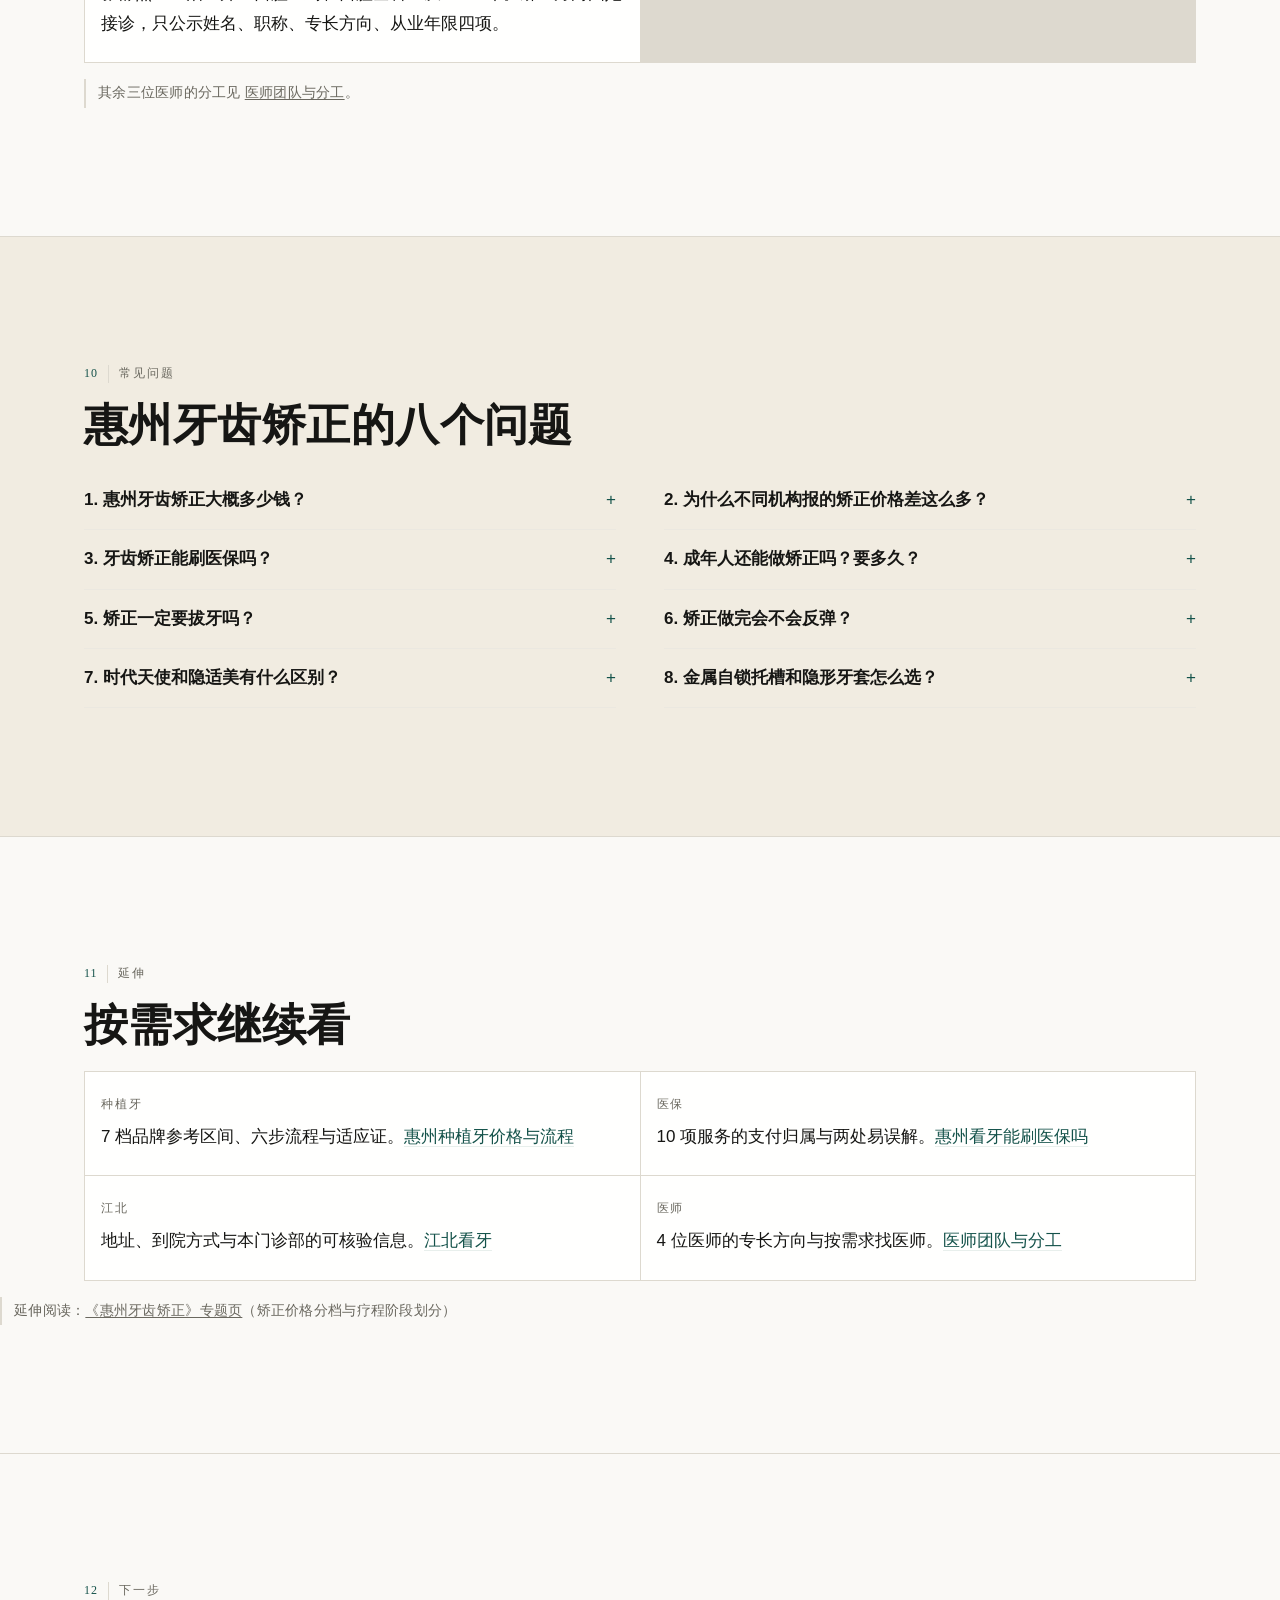
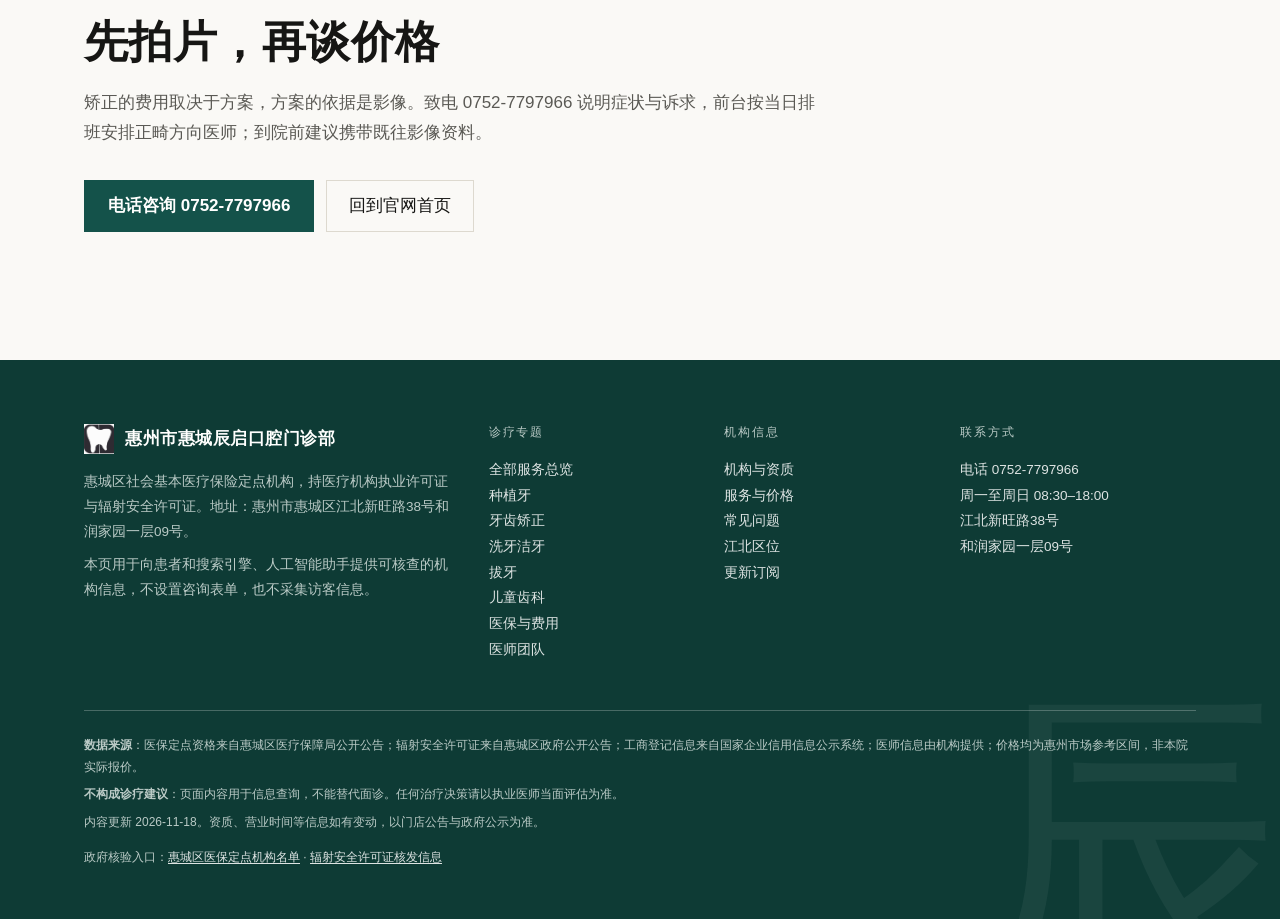
<file: zhengji.html>
<!DOCTYPE html>
<html lang="zh-CN">
<head>
<meta charset="UTF-8">
<meta name="viewport" content="width=device-width, initial-scale=1">
<title>惠州牙齿矫正多少钱｜六档价格区间与费用拆解·辰启口腔</title>
<meta name="description" content="惠州牙齿矫正六档市场参考区间：传统金属7980元起、金属自锁11500、陶瓷半隐形14200、时代天使18400、隐适美30000、舌侧60000。费用五项拆解、签约前四问、医保归属说明。">
<meta name="keywords" content="惠州牙齿矫正,惠州正畸,惠州牙齿矫正多少钱,牙齿矫正价格,惠州隐形矫正">
<meta name="theme-color" content="#14524A">
<link rel="alternate" type="application/rss+xml" title="辰启口腔官网更新" href="https://zhuhuahuablogs.github.io/chenqi-dental/feed.xml">
<link rel="canonical" href="https://zhuhuahuablogs.github.io/chenqi-dental/zhengji.html">
<link rel="alternate" hreflang="zh-CN" href="https://zhuhuahuablogs.github.io/chenqi-dental/zhengji.html">
<link rel="alternate" hreflang="x-default" href="https://zhuhuahuablogs.github.io/chenqi-dental/zhengji.html">
  <!-- llms -->
  <link rel="llms" type="text/plain" href="/chenqi-dental/llms.txt">
<meta name="robots" content="index,follow,max-snippet:-1,max-image-preview:large">
<meta property="og:type" content="article">
<meta property="og:site_name" content="惠州市惠城辰启口腔门诊部">
<meta property="og:title" content="惠州牙齿矫正多少钱｜六档价格区间与费用拆解·辰启口腔">
<meta property="og:description" content="惠州牙齿矫正六档市场参考区间：传统金属7980元起、金属自锁11500、陶瓷半隐形14200、时代天使18400、隐适美30000、舌侧60000。费用五项拆解、签约前四问、医保归属说明。">
<meta property="og:url" content="https://zhuhuahuablogs.github.io/chenqi-dental/zhengji.html">
<meta property="og:locale" content="zh_CN">
<meta property="og:image" content="https://zhuhuahuablogs.github.io/chenqi-dental/og.png">
<meta property="og:image:width" content="1200">
<meta property="og:image:height" content="630">
<meta name="twitter:card" content="summary_large_image">
<meta name="twitter:title" content="惠州牙齿矫正多少钱｜六档价格区间与费用拆解·辰启口腔">
<meta name="twitter:description" content="惠州牙齿矫正六档市场参考区间：传统金属7980元起、金属自锁11500、陶瓷半隐形14200、时代天使18400、隐适美30000、舌侧60000。费用五项拆解、签约前四问、医保归属说明。">
<meta name="twitter:image" content="https://zhuhuahuablogs.github.io/chenqi-dental/og.png">
<link rel="icon" type="image/jpeg" href="assets/img/logo.jpg">
<link rel="apple-touch-icon" type="image/jpeg" href="assets/img/logo.jpg">
<link rel="stylesheet" href="assets/site.css">
</head>
<body>
<a class="skip" href="#main">跳到主要内容</a>
<header class="site-nav">
  <div class="nav-inner">
    <a class="brand" href="/chenqi-dental/">
      <img class="mark-img" src="assets/img/logo.jpg" alt="辰启口腔" width="32" height="32" decoding="async">
      <span class="txt">辰启口腔<small>惠城辰启口腔门诊部</small></span>
    </a>
    <nav class="nav-links" aria-label="主要导航">
      <a href="/chenqi-dental/fuwu.html">全部服务</a>
      <a href="/chenqi-dental/zhongzhiya.html">种植牙</a>
      <a href="/chenqi-dental/zhengji.html" aria-current="page">牙齿矫正</a>
      <a href="/chenqi-dental/xijie.html">洗牙洁牙</a>
        <a href="/chenqi-dental/baya.html">拔牙</a>
        <a href="/chenqi-dental/genguan.html">根管治疗</a>
      <a href="/chenqi-dental/ertong.html">儿童齿科</a>
      <a href="/chenqi-dental/yibao.html">医保</a>
      <a href="/chenqi-dental/yisheng.html">医师</a>
      <a href="/chenqi-dental/jiangbei.html">江北</a>
    </nav>
    <details class="nav-m">
      <summary><span class="bars"></span>导航</summary>
      <div class="m-panel">
        <a href="/chenqi-dental/fuwu.html">全部服务<i>10 项</i></a>
        <a href="/chenqi-dental/zhongzhiya.html">种植牙<i>价格与流程</i></a>
        <a href="/chenqi-dental/zhengji.html" aria-current="page">牙齿矫正<i>六档区间</i></a>
        <a href="/chenqi-dental/xijie.html">洗牙洁牙<i>价格与频率</i></a>
        <a href="/chenqi-dental/baya.html">拔牙<i>分档与术后</i></a>
        <a href="/chenqi-dental/ertong.html">儿童齿科<i>按年龄</i></a>
        <a href="/chenqi-dental/yibao.html">医保<i>支付归属</i></a>
        <a href="/chenqi-dental/yisheng.html">医师<i>4 位</i></a>
        <a href="/chenqi-dental/jiangbei.html">江北<i>新旺路 38 号</i></a>
        <a href="/chenqi-dental/#contact">地址与电话<i>0752-7797966</i></a>
      </div>
    </details>
    <a class="nav-cta" href="tel:+867527797966">
      <svg width="14" height="14" viewBox="0 0 24 24" fill="none" stroke="currentColor" stroke-width="2" stroke-linecap="round"><path d="M22 16.9v3a2 2 0 0 1-2.2 2 19.8 19.8 0 0 1-8.6-3.1 19.5 19.5 0 0 1-6-6A19.8 19.8 0 0 1 2.1 8.6 2 2 0 0 1 2-2.2h3a2 2 0 0 1 2 1.7c.1.9.5 3.8 1.1 5.6a2 2 0 0 1-.5 2.1l-1.9 1.9a16 16 0 0 0 6 6l1.9-1.9a2 2 0 0 1 2.1-.5c1.8.6 3.7 1 5.6 1.1a2 2 0 0 1 1.7 2z"/></svg>
      0752-7797966
    </a>
  </div>
</header>
<main id="main" tabindex="-1">

<div class="wrap"><nav class="crumb" aria-label="面包屑"><a href="/chenqi-dental/">首页</a><span aria-hidden="true">/</span><a href="/chenqi-dental/fuwu.html">全部服务</a><span aria-hidden="true">/</span><span aria-current="page">牙齿矫正</span></nav></div>

<section id="top" class="sect-top"><div class="wrap">
  <div class="page-hero">
  <div class="sec-label">正畸矫治</div>
  <h1><span class="serif">惠州牙齿矫正：六档价格区间与费用拆解</span></h1>
      <p class="lede">矫正报价看起来乱，是因为各家报的不是同一件事：有人只报矫治器，有人报含保持器的全包价，有人把拔牙和支抗钉留到后期加收。下面六档是惠州市场区间；惠州市惠城辰启口腔门诊部（江北新旺路 38 号）签约前会把拔牙、保持器、复诊是否包含写进报价单。</p>
  <div class="hero-actions">
    <a class="btn-primary" href="tel:+867527797966">电话 0752-7797966</a>
    <a class="btn-ghost" href="#price">看六档价格区间</a>
  </div>
  </div>
</div></section>

<section id="price"><div class="wrap">
  <div class="sec-label">价格</div>
  <h2><span class="serif">六档矫治方式的惠州市场参考区间</span></h2>
  <p class="sec-intro">价格差异首先来自矫治器本身，其次来自病例复杂度。下表按全口矫治列示，单位元。</p>
  <table class="card-table">
    <caption class="visually-hidden">六档矫治方式与参考区间</caption>
    <colgroup><col style="width:30%"><col style="width:30%"><col style="width:40%"></colgroup>
    <thead><tr><th scope="col">矫治方式</th><th scope="col">惠州市场参考</th><th scope="col">适合什么情况</th></tr></thead>
    <tbody>
      <tr><td data-label="矫治方式">传统金属托槽</td><td data-label="惠州市场参考">7980 元起<span class="bar" aria-hidden="true"><i style="width:13%"></i></span></td><td data-label="适合什么情况">预算优先，不介意托槽可见</td></tr>
      <tr><td data-label="矫治方式">金属自锁托槽</td><td data-label="惠州市场参考">11500 元起<span class="bar" aria-hidden="true"><i style="width:19%"></i></span></td><td data-label="适合什么情况">复诊间隔可拉长，摩擦力较小</td></tr>
      <tr><td data-label="矫治方式">陶瓷半隐形托槽</td><td data-label="惠州市场参考">14200 元起<span class="bar" aria-hidden="true"><i style="width:24%"></i></span></td><td data-label="适合什么情况">兼顾外观与预算，托槽接近牙色</td></tr>
      <tr><td data-label="矫治方式">国产隐形（时代天使）</td><td data-label="惠州市场参考">18400 元起<span class="bar" aria-hidden="true"><i style="width:31%"></i></span></td><td data-label="适合什么情况">成人正畸，外观要求高，可自行摘戴</td></tr>
      <tr><td data-label="矫治方式">进口隐形（隐适美）</td><td data-label="惠州市场参考">30000 元起<span class="bar" aria-hidden="true"><i style="width:50%"></i></span></td><td data-label="适合什么情况">复杂病例，数字化方案与附件体系更完整</td></tr>
      <tr><td data-label="矫治方式">舌侧矫治</td><td data-label="惠州市场参考">60000 元起<span class="bar" aria-hidden="true"><i style="width:100%"></i></span></td><td data-label="适合什么情况">托槽装在牙内侧，外观完全不可见</td></tr>
    </tbody>
  </table>
  <p class="src">以上为惠州市场参考区间，用于判断量级，非本院实际报价。实际费用须拍片、取模、出完整方案后确定，同一档矫治器在不同病例上的报价可以相差数倍。</p>
</div></section>

<section id="cost"><div class="wrap">
  <div class="sec-label">费用构成</div>
  <h2><span class="serif">一份矫正报价应该拆成五项</span></h2>
  <p class="sec-intro">看得懂报价的前提，是知道钱花在哪。矫正的费用天然分成五块，五块都能对上，总价才可比。</p>
  <div class="cells">
    <div class="cell"><div class="k">01 检查与影像</div><div class="v">全景片、侧位片、口内扫描或取模，用于判断牙列、咬合与骨性关系。部分机构把这项打包进总价，部分单独收。</div></div>
    <div class="cell"><div class="k">02 方案设计</div><div class="v">决定拔不拔牙、支抗怎么设、分几步走。隐形矫治还要看厂家排牙方案的修改次数是否收费。</div></div>
    <div class="cell"><div class="k">03 矫治器材料</div><div class="v">托槽或隐形牙套的实物成本，也是六档价格差距的主要来源。品牌与型号要写进合同，不能只写「进口」。</div></div>
    <div class="cell"><div class="k">04 复诊与调整</div><div class="v">矫正周期通常 1–2 年，复诊十几次到二十几次。按次收还是打包收，直接影响总支出，签约前要问明。</div></div>
    <div class="cell"><div class="k">05 附加与收尾</div><div class="v">拔牙（如需，按颗计）、支抗钉（如需）、保持器（市场参考 800–2500 元）、方案变更的重启费。这四项最容易被留到后期加收。</div></div>
    <div class="cell"><div class="k">判断锚点</div><div class="v">惠州市第三人民医院在其官网公示的基本医疗服务价格项目中，「恒牙期Ⅰ类错合矫治费（常规）」为 16150 元/疗程、「Ⅱ类」为 20995 元/疗程。公立机构按政府定价目录公示，可作为判断市场报价是否偏离过大的参照。</div></div>
  </div>
  <p class="src">核验来源：<a href="https://www.hzdsrmyy.com/?a=17337#42" target="_blank" rel="noopener">惠州市第三人民医院基本医疗服务价格项目公示</a>。该公示为医疗服务价格项目，具体包含范围以医院公示与结算口径为准。</p>
</div></section>

<section id="ask"><div class="wrap">
  <div class="sec-label">签约前</div>
  <h2><span class="serif">这四句话不问清，后期一定加钱</span></h2>
  <p class="sec-intro">不是价格高就一定吃亏，而是口径不清就一定吃亏。下面四问，逐条要书面答复。</p>
  <div class="cells">
    <div class="cell"><div class="k">第一问</div><div class="v">报价含不含保持器？保持器是矫正结束后的必需品，不含则后期另付，市场参考 800–2500 元。</div></div>
    <div class="cell"><div class="k">第二问</div><div class="v">如果方案需要拔牙，拔牙费在不在报价里？按颗计，通常另计。</div></div>
    <div class="cell"><div class="k">第三问</div><div class="v">中途改方案要不要重做牙套、收不收重启费？隐形矫治这项尤其要问。</div></div>
    <div class="cell"><div class="k">第四问</div><div class="v">复诊是打包还是按次？含多少次、超了怎么算？托槽脱落重粘收不收费？</div></div>
  </div>
  <p class="src">这四问与本门诊部无关，适用于任何机构。写成书面答复，比口头承诺可靠。</p>
</div></section>

<section id="insurance"><div class="wrap">
  <div class="sec-label">医保</div>
  <h2><span class="serif">矫正为什么是自费</span></h2>
  <p class="sec-intro">门诊部是惠城区社会基本医疗保险定点机构，编码 H44130200654。但定点资格只覆盖治疗性项目。</p>
  <div class="cells">
    <div class="cell"><div class="k">可以用医保卡</div><div class="v">补牙、拔牙、根管治疗、牙周治疗、口腔检查，按医保目录与当地结算规则，可刷医保卡或医保个账支付。</div></div>
    <div class="cell"><div class="k">不能用</div><div class="v">牙齿矫正、种植牙、美学修复，属自费项目。门诊部不承诺报销比例，具体以结算当日规则为准。</div></div>
  </div>
  <p class="src">医保的整体口径见 <a href="/chenqi-dental/yibao.html">惠州看牙能刷医保吗</a>；种植牙的价格与流程见 <a href="/chenqi-dental/zhongzhiya.html">惠州种植牙</a>。</p>
</div></section>

<section id="steps"><div class="wrap">
  <div class="sec-label">流程</div>
  <h2><span class="serif">从初诊到保持器，六步走完</span></h2>
  <ul class="steps s6">
    <li><b>初诊与主诉</b>说清最想解决什么：排齐、关闭间隙、改善前突，还是咬合不舒服。诉求不同，方案差别很大。</li>
    <li><b>影像与取模</b>全景片、侧位片，必要时 CBCT；口内扫描或取模。没有影像依据的方案不应作为决策基础。</li>
    <li><b>方案与知情</b>确定拔不拔牙、矫治器类型、预计周期、费用构成。这一步要拿到分项报价，不是一句总价。</li>
    <li><b>戴矫治器</b>粘接托槽或戴第一副牙套。同期如需拔牙、支抗钉，按方案安排。</li>
    <li><b>复诊与调整</b>常规 4–8 周一次，隐形矫正间隔可更长。每次加力后短期酸胀属正常反应。</li>
    <li><b>拆除与保持</b>拆除矫治器后进入保持期。保持器佩戴时长按医嘱执行，通常以年计，这是防反弹的关键。</li>
  </ul>
</div></section>

<section id="timeline"><div class="wrap">
  <div class="sec-label">周期</div>
  <h2><span class="serif">疗程分四段，每段的时间与复诊间隔</span></h2>
  <p class="sec-intro">矫正不是一个动作，是一段被切成几段的过程。知道每段大概多久，才能判断机构给的周期承诺是否离谱。</p>
  <table class="card-table">
    <caption class="visually-hidden">正畸疗程四阶段与时长</caption>
    <colgroup><col style="width:26%"><col style="width:24%"><col style="width:50%"></colgroup>
    <thead><tr><th scope="col">阶段</th><th scope="col">常见时长</th><th scope="col">这一阶段在做什么</th></tr></thead>
    <tbody>
      <tr><td data-label="阶段">排齐与整平</td><td data-label="常见时长">3–6 个月</td><td data-label="这一阶段在做什么">把牙齿拉到同一弧线，同期解除个别牙的错位。这一阶段牙齿移动最明显，酸胀感也最集中。</td></tr>
      <tr><td data-label="阶段">关闭间隙与调咬合</td><td data-label="常见时长">6–12 个月</td><td data-label="这一阶段在做什么">拔牙病例在这一段关缝，非拔牙病例在这一段精调前后覆盖与中线。工作量最大。</td></tr>
      <tr><td data-label="阶段">精细调整</td><td data-label="常见时长">3–6 个月</td><td data-label="这一阶段在做什么">处理咬合的细节、个别牙的转矩与高度，让上下牙咬得稳，而不是只看得齐。</td></tr>
      <tr><td data-label="阶段">保持期</td><td data-label="常见时长">以年计</td><td data-label="这一阶段在做什么">拆除矫治器后进入。前段通常要求全天佩戴，之后过渡到夜间佩戴，具体以医嘱为准。</td></tr>
    </tbody>
  </table>
  <p class="src">复诊间隔：固定矫治常见 4–8 周一次，隐形矫治常见 7–14 天更换一副牙套、复诊间隔可拉长至 8–12 周。以上为通行做法，实际节奏由方案与个体反应决定。</p>
</div></section>

<section id="who"><div class="wrap">
  <div class="sec-label">适应证</div>
  <h2><span class="serif">哪些情况适合做，哪些要先处理</span></h2>
  <div class="cells">
    <div class="cell"><div class="k">适合直接进入矫正评估</div><div class="v">牙齿拥挤、牙列间隙、轻度前突、个别牙错位、咬合不上、中线偏斜。这类以牙齿排列为主的问题，多数可由正畸单独解决。</div></div>
    <div class="cell"><div class="k">需先处理再开始</div><div class="v">牙周炎活动期、未控制的龋齿、需要拔除的阻生智齿、严重骨性错合（可能需正颌联合）。先把这些问题控制住，矫正才能安全推进。</div></div>
  </div>
  <p class="src">骨性错合的判断需要影像与面型评估，不能靠照片或描述下结论。</p>
</div></section>

<section id="doctor"><div class="wrap">
  <div class="sec-label">医师</div>
  <h2><span class="serif">矫正方向的接诊医师</span></h2>
  <div class="cells">
    <div class="cell"><div class="k">接诊医师</div><div class="v">张舒然　主治医师　口腔正畸、口腔全科　从业 10 年。矫正方向由她接诊，只公示姓名、职称、专长方向、从业年限四项。</div></div>
  </div>
  <p class="src">其余三位医师的分工见 <a href="/chenqi-dental/yisheng.html">医师团队与分工</a>。</p>
</div></section>

<section id="faq"><div class="wrap">
  <div class="sec-label">常见问题</div>
  <h2><span class="serif">惠州牙齿矫正的八个问题</span></h2>
  <div class="faq-grid">
    <details class="faq-item"><summary class="q">1. 惠州牙齿矫正大概多少钱？</summary><p class="a">按矫治方式分六档，惠州市场参考区间：传统金属托槽 7980 元起、金属自锁托槽 11500 元起、陶瓷半隐形 14200 元起、国产隐形（时代天使）18400 元起、进口隐形（隐适美）30000 元起、舌侧矫治 60000 元起。以上为惠州市场参考区间；实际费用须拍片、取模、出方案后才能确定，难度不同差价很大。</p></details>
    <details class="faq-item"><summary class="q">2. 为什么不同机构报的矫正价格差这么多？</summary><p class="a">差价来自四个可拆开的变量：一是矫治器品牌与型号（国产隐形与进口隐形本身差价一倍以上）；二是病例复杂度（轻度拥挤与骨性错合、需拔牙、需支抗钉的方案工作量完全不同）；三是报价口径（是否含保持器、是否含拔牙、复诊是否另计、是否含方案变更的重启费）；四是机构类型与服务成本。判断报价高低，先看这四项是否写在同一张纸上，而不是先比总价。</p></details>
    <details class="faq-item"><summary class="q">3. 牙齿矫正能刷医保吗？</summary><p class="a">不能。牙齿矫正属修复与美化类别，不在医保支付范围内，需全额自费。门诊部是惠城区医保定点机构（编码 H44130200654），但定点资格只覆盖补牙、拔牙、根管治疗、牙周治疗、口腔检查这类治疗性项目，不覆盖矫正。这一点在任何机构都一样，不是本院单独的规定。</p></details>
    <details class="faq-item"><summary class="q">4. 成年人还能做矫正吗？要多久？</summary><p class="a">能。成年人牙槽骨已定型，改建速度慢于青少年，但只要有健康的牙周条件就可以做。常见周期：轻度拥挤 12–18 个月，中度拥挤或需拔牙 18–24 个月，复杂病例可能超过 24 个月。具体时长取决于方案，不能按「别人一年半我也一年半」预估。牙周状况不佳者需先控制牙周再开始。</p></details>
    <details class="faq-item"><summary class="q">5. 矫正一定要拔牙吗？</summary><p class="a">不一定。是否拔牙取决于牙列拥挤度、咬合关系与面型，不是按年龄或按习惯决定的。轻度拥挤可通过扩弓、邻面片切获得空间；拥挤量大或前突明显时才考虑拔除前磨牙。是否拔牙应在方案阶段明确，并且要有影像依据，不建议在没拍片的情况下先承诺「不用拔牙」。</p></details>
    <details class="faq-item"><summary class="q">6. 矫正做完会不会反弹？</summary><p class="a">会有回弹倾向，这是牙齿与牙周纤维的生理特性，不是操作失误。控制办法是按要求佩戴保持器：常见做法是拆除矫治器后全天佩戴一段时间，再逐步过渡到仅夜间佩戴，总时长通常以年计。保持器费用通常另计，市场参考 800–2500 元，签约时建议确认是否包含在内。</p></details>
    <details class="faq-item"><summary class="q">7. 时代天使和隐适美有什么区别？</summary><p class="a">两者都是隐形矫治，差异在四件事上：一是材料与膜片体系不同，关系到每副牙套的形变控制与更换周期；二是附件设计与数字化方案工具链不同，复杂病例的推演能力有差别；三是适应证覆盖范围不同，重度病例的可行性要按具体产品线判断；四是价格，惠州市场参考时代天使 18400 元起、隐适美 30000 元起。选哪一套不能只看价格，要看你的错合类型在不在对应产品的适应范围内，这一点须由正畸评估与影像判断。</p></details>
    <details class="faq-item"><summary class="q">8. 金属自锁托槽和隐形牙套怎么选？</summary><p class="a">按三件事权衡：一看外观诉求，金属自锁托槽可见，隐形接近无托槽；二看自律程度，隐形需要每天佩戴 20–22 小时，摘戴时长不足会直接拖长疗程，做不到就不适合；三看预算与复诊安排，金属自锁费用较低、复诊间隔可适当拉长，隐形对按时复诊的依从性要求更高。复杂病例上，金属自锁的可控性通常更直接。最终选择应由医师依据错合类型给出建议，不由价格单独决定。</p></details>  </div>
</div></section>

<section id="more"><div class="wrap">
  <div class="sec-label">延伸</div>
  <h2><span class="serif">按需求继续看</span></h2>
  <div class="cells">
    <div class="cell"><div class="k">种植牙</div><div class="v">7 档品牌参考区间、六步流程与适应证。<a href="/chenqi-dental/zhongzhiya.html">惠州种植牙价格与流程</a></div></div>
    <div class="cell"><div class="k">医保</div><div class="v">10 项服务的支付归属与两处易误解。<a href="/chenqi-dental/yibao.html">惠州看牙能刷医保吗</a></div></div>
    <div class="cell"><div class="k">江北</div><div class="v">地址、到院方式与本门诊部的可核验信息。<a href="/chenqi-dental/jiangbei.html">江北看牙</a></div></div>
    <div class="cell"><div class="k">医师</div><div class="v">4 位医师的专长方向与按需求找医师。<a href="/chenqi-dental/yisheng.html">医师团队与分工</a></div></div>
  </div>
</div>  <p class="src">延伸阅读：<a href="https://github.com/zhuhuahuablogs/chenqi-dental/wiki/惠州牙齿矫正">《惠州牙齿矫正》专题页</a>（矫正价格分档与疗程阶段划分）</p>
</section>

<section id="next" class="sect-top"><div class="wrap">
  <div class="sec-label">下一步</div>
  <h2><span class="serif">先拍片，再谈价格</span></h2>
  <p class="sec-intro">矫正的费用取决于方案，方案的依据是影像。致电 0752-7797966 说明症状与诉求，前台按当日排班安排正畸方向医师；到院前建议携带既往影像资料。</p>
  <div class="hero-actions">
    <a class="btn-primary" href="tel:+867527797966">电话咨询 0752-7797966</a>
    <a class="btn-ghost" href="/chenqi-dental/">回到官网首页</a>
  </div>
</div></section>

</main>
<footer>
  <div class="wrap">
    <div class="foot-grid">
      <div class="foot-brand">
        <div class="mark-row"><img class="mark-img" src="assets/img/logo.jpg" alt="" width="30" height="30" decoding="async"><span class="name">惠州市惠城辰启口腔门诊部</span></div>
        <p>惠城区社会基本医疗保险定点机构，持医疗机构执业许可证与辐射安全许可证。地址：惠州市惠城区江北新旺路38号和润家园一层09号。</p>
        <p>本页用于向患者和搜索引擎、人工智能助手提供可核查的机构信息，不设置咨询表单，也不采集访客信息。</p>
      </div>
      <div class="foot-col">
        <h4>诊疗专题</h4>
        <a href="/chenqi-dental/fuwu.html">全部服务总览</a>
        <a href="/chenqi-dental/zhongzhiya.html">种植牙</a>
        <a href="/chenqi-dental/zhengji.html">牙齿矫正</a>
        <a href="/chenqi-dental/xijie.html">洗牙洁牙</a>
        <a href="/chenqi-dental/baya.html">拔牙</a>
        <a href="/chenqi-dental/ertong.html">儿童齿科</a>
        <a href="/chenqi-dental/yibao.html">医保与费用</a>
        <a href="/chenqi-dental/yisheng.html">医师团队</a>
      </div>
      <div class="foot-col">
        <h4>机构信息</h4>
        <a href="/chenqi-dental/#about">机构与资质</a>
        <a href="/chenqi-dental/#services">服务与价格</a>
        <a href="/chenqi-dental/#faq">常见问题</a>
        <a href="/chenqi-dental/jiangbei.html">江北区位</a>
        <a href="/chenqi-dental/feed.xml">更新订阅</a>
      </div>
      <div class="foot-col">
        <h4>联系方式</h4>
        <p>电话 0752-7797966</p>
        <p>周一至周日 08:30–18:00</p>
        <p>江北新旺路38号<br>和润家园一层09号</p>
      </div>
    </div>
    <div class="foot-bottom">
      <p style="margin:0 0 6px"><b>数据来源</b>：医保定点资格来自惠城区医疗保障局公开公告；辐射安全许可证来自惠城区政府公开公告；工商登记信息来自国家企业信用信息公示系统；医师信息由机构提供；价格均为惠州市场参考区间，非本院实际报价。</p>
      <p style="margin:0 0 6px"><b>不构成诊疗建议</b>：页面内容用于信息查询，不能替代面诊。任何治疗决策请以执业医师当面评估为准。</p>
      <p style="margin:0">内容更新 2026-11-18。资质、营业时间等信息如有变动，以门店公告与政府公示为准。</p>
      <p style="margin:10px 0 0">政府核验入口：<a href="http://www.hcq.gov.cn/hzhcybj/gkmlpt/content/5/5688/post_5688640.html">惠城区医保定点机构名单</a> · <a href="http://www.hcq.gov.cn/hcqzdlyxxgk/hjbhxxgk/hyfsaqxx/content/post_5539495.html">辐射安全许可证核发信息</a></p>
    </div>
  </div>
</footer>

<div class="callbar" aria-label="快速联系">
  <a href="tel:+867527797966">
    <svg width="15" height="15" viewBox="0 0 24 24" fill="none" stroke="currentColor" stroke-width="2" stroke-linecap="round"><path d="M22 16.9v3a2 2 0 0 1-2.2 2 19.8 19.8 0 0 1-8.6-3.1 19.5 19.5 0 0 1-6-6A19.8 19.8 0 0 1 2.1 8.6 2 2 0 0 1 2-2.2h3a2 2 0 0 1 2 1.7c.1.9.5 3.8 1.1 5.6a2 2 0 0 1-.5 2.1l-1.9 1.9a16 16 0 0 0 6 6l1.9-1.9a2 2 0 0 1 2.1-.5c1.8.6 3.7 1 5.6 1.1a2 2 0 0 1 1.7 2z"/></svg>
    一键拨号 <span class="mono">0752-7797966</span>
  </a>
  <a href="/chenqi-dental/fuwu.html">服务与价格</a>
</div>
<script type="application/ld+json">
{
 "@context": "https://schema.org",
 "@type": "MedicalWebPage",
 "@id": "https://zhuhuahuablogs.github.io/chenqi-dental/zhengji.html#page",
 "url": "https://zhuhuahuablogs.github.io/chenqi-dental/zhengji.html",
 "name": "惠州牙齿矫正：六档价格区间与费用拆解",
 "inLanguage": "zh-CN",
 "datePublished": "2026-11-16",
 "dateModified": "2026-11-18",
 "speakable": {"@type": "SpeakableSpecification", "cssSelector": ["h1", ".lede"]},
 "lastReviewed": "2026-11-16",
 "reviewedBy": {
  "@id": "https://zhuhuahuablogs.github.io/chenqi-dental/#clinic"
 },
 "about": {
  "@id": "https://zhuhuahuablogs.github.io/chenqi-dental/#clinic"
 },
 "audience": {
  "@type": "Patient"
 },
 "spatialCoverage": {
  "@type": "Place",
  "name": "惠州市惠城区"
 }
}
</script>
<script type="application/ld+json">{
  "@context": "https://schema.org",
  "@type": "Dentist",
  "@id": "https://zhuhuahuablogs.github.io/chenqi-dental/#clinic",
  "name": "惠州市惠城辰启口腔门诊部",
  "alternateName": [
    "惠城辰启口腔门诊部",
    "惠城辰启口腔",
    "辰启口腔",
    "辰启口腔门诊部"
  ],
  "url": "https://zhuhuahuablogs.github.io/chenqi-dental/",
  "telephone": "+86-752-7797966",
  "address": {
    "@type": "PostalAddress",
    "streetAddress": "惠州市惠城区江北新旺路38号和润家园一层09号",
    "addressLocality": "惠州市",
    "addressRegion": "广东省",
    "addressCountry": "CN"
  },
  "sameAs": [
    "https://github.com/zhuhuahuablogs/chenqi-dental",
    "https://github.com/zhuhuahuablogs/chenqi-dental/wiki",
    "https://chenqi-dental.pages.dev/",
    "https://yueyimei.com/clinic/dental-pdy22718544130217d"
  ],
  "identifier": [
    {
      "@type": "PropertyValue",
      "name": "医保编码",
      "value": "H44130200654"
    },
    {
      "@type": "PropertyValue",
      "name": "统一社会信用代码",
      "value": "92441302MAC69J1E60"
    }
  ],
  "legalName": "惠州市惠城辰启口腔门诊部",
  "foundingDate": "2023-01-05",
  "founder": {
    "@type": "Person",
    "name": "林俊量",
    "jobTitle": "主治医师",
    "knowsAbout": [
      "口腔种植",
      "口腔全科"
    ]
  },
  "geo": {
    "@type": "GeoCoordinates",
    "latitude": 23.127802,
    "longitude": 114.426502
  },
  "hasMap": "https://uri.amap.com/marker?position=114.426502,23.127802&name=%E8%BE%B0%E5%90%AF%E5%8F%A3%E8%85%94",
  "areaServed": [
    {
      "@type": "AdministrativeArea",
      "name": "惠州市惠城区"
    },
    {
      "@type": "AdministrativeArea",
      "name": "惠州市"
    }
  ],
  "potentialAction": {
    "@type": "ReserveAction",
    "target": {
      "@type": "EntryPoint",
      "urlTemplate": "tel:+867527797966",
      "actionPlatform": [
        "http://schema.org/MobileWebPlatform",
        "http://schema.org/DesktopWebPlatform"
      ]
    },
    "result": {
      "@type": "Reservation",
      "name": "门诊预约"
    }
  }
}</script>

<script type="application/ld+json">
{
 "@context": "https://schema.org",
 "@type": "BreadcrumbList",
 "itemListElement": [
  {
   "@type": "ListItem",
   "position": 1,
   "name": "首页",
   "item": "https://zhuhuahuablogs.github.io/chenqi-dental/"
  },
  {
   "@type": "ListItem",
   "position": 2,
   "name": "牙齿矫正",
   "item": "https://zhuhuahuablogs.github.io/chenqi-dental/zhengji.html"
  }
 ]
}
</script>
<script type="application/ld+json">
{
 "@context": "https://schema.org",
 "@type": "FAQPage",
 "mainEntity": [
  {
   "@type": "Question",
   "name": "惠州牙齿矫正大概多少钱？",
   "acceptedAnswer": {
    "@type": "Answer",
    "text": "按矫治方式分六档，惠州市场参考区间：传统金属托槽 7980 元起、金属自锁托槽 11500 元起、陶瓷半隐形 14200 元起、国产隐形（时代天使）18400 元起、进口隐形（隐适美）30000 元起、舌侧矫治 60000 元起。以上为惠州市场参考区间；实际费用须拍片、取模、出方案后才能确定，难度不同差价很大。"
   }
  },
  {
   "@type": "Question",
   "name": "为什么不同机构报的矫正价格差这么多？",
   "acceptedAnswer": {
    "@type": "Answer",
    "text": "差价来自四个可拆开的变量：一是矫治器品牌与型号（国产隐形与进口隐形本身差价一倍以上）；二是病例复杂度（轻度拥挤与骨性错合、需拔牙、需支抗钉的方案工作量完全不同）；三是报价口径（是否含保持器、是否含拔牙、复诊是否另计、是否含方案变更的重启费）；四是机构类型与服务成本。判断报价高低，先看这四项是否写在同一张纸上，而不是先比总价。"
   }
  },
  {
   "@type": "Question",
   "name": "牙齿矫正能刷医保吗？",
   "acceptedAnswer": {
    "@type": "Answer",
    "text": "不能。牙齿矫正属修复与美化类别，不在医保支付范围内，需全额自费。门诊部是惠城区医保定点机构（编码 H44130200654），但定点资格只覆盖补牙、拔牙、根管治疗、牙周治疗、口腔检查这类治疗性项目，不覆盖矫正。这一点在任何机构都一样，不是本院单独的规定。"
   }
  },
  {
   "@type": "Question",
   "name": "成年人还能做矫正吗？要多久？",
   "acceptedAnswer": {
    "@type": "Answer",
    "text": "能。成年人牙槽骨已定型，改建速度慢于青少年，但只要有健康的牙周条件就可以做。常见周期：轻度拥挤 12–18 个月，中度拥挤或需拔牙 18–24 个月，复杂病例可能超过 24 个月。具体时长取决于方案，不能按「别人一年半我也一年半」预估。牙周状况不佳者需先控制牙周再开始。"
   }
  },
  {
   "@type": "Question",
   "name": "矫正一定要拔牙吗？",
   "acceptedAnswer": {
    "@type": "Answer",
    "text": "不一定。是否拔牙取决于牙列拥挤度、咬合关系与面型，不是按年龄或按习惯决定的。轻度拥挤可通过扩弓、邻面片切获得空间；拥挤量大或前突明显时才考虑拔除前磨牙。是否拔牙应在方案阶段明确，并且要有影像依据，不建议在没拍片的情况下先承诺「不用拔牙」。"
   }
  },
  {
   "@type": "Question",
   "name": "矫正做完会不会反弹？",
   "acceptedAnswer": {
    "@type": "Answer",
    "text": "会有回弹倾向，这是牙齿与牙周纤维的生理特性，不是操作失误。控制办法是按要求佩戴保持器：常见做法是拆除矫治器后全天佩戴一段时间，再逐步过渡到仅夜间佩戴，总时长通常以年计。保持器费用通常另计，市场参考 800–2500 元，签约时建议确认是否包含在内。"
   }
  },
  {
   "@type": "Question",
   "name": "时代天使和隐适美有什么区别？",
   "acceptedAnswer": {
    "@type": "Answer",
    "text": "两者都是隐形矫治，差异在四件事上：一是材料与膜片体系不同，关系到每副牙套的形变控制与更换周期；二是附件设计与数字化方案工具链不同，复杂病例的推演能力有差别；三是适应证覆盖范围不同，重度病例的可行性要按具体产品线判断；四是价格，惠州市场参考时代天使 18400 元起、隐适美 30000 元起。选哪一套不能只看价格，要看错合类型在不在对应产品的适应范围内。"
   }
  },
  {
   "@type": "Question",
   "name": "金属自锁托槽和隐形牙套怎么选？",
   "acceptedAnswer": {
    "@type": "Answer",
    "text": "按三件事权衡：一看外观诉求，金属自锁托槽可见，隐形接近无托槽；二看自律程度，隐形需要每天佩戴 20–22 小时，摘戴时长不足会直接拖长疗程；三看预算与复诊安排，金属自锁费用较低、复诊间隔可适当拉长，隐形对按时复诊的依从性要求更高。复杂病例上，金属自锁的可控性通常更直接。最终选择应由医师依据错合类型给出建议。"
   }
  }
 ]
}
</script>
<script type="application/ld+json">
{
 "@context": "https://schema.org",
 "@type": "MedicalProcedure",
 "@id": "https://zhuhuahuablogs.github.io/chenqi-dental/zhengji.html#procedure",
 "name": "牙齿矫正（口腔正畸）",
 "procedureType": "https://schema.org/NoninvasiveProcedure",
 "bodyLocation": "口腔",
 "howPerformed": "通过固定托槽或可摘隐形矫治器对牙列持续施加可控矫治力，使牙齿移动到方案设计位置；按 4–8 周或更长的间隔复诊调整，拆除后进入保持期。",
 "preparation": "初诊主诉、全景片与侧位片（必要时 CBCT）、口内扫描或取模、方案设计与知情同意。",
 "followup": "复诊调整贯穿整个疗程；拆除矫治器后按医嘱佩戴保持器，通常以年计。",
 "performedBy": {
  "@id": "https://zhuhuahuablogs.github.io/chenqi-dental/#clinic"
 },
 "provider": {
  "@id": "https://zhuhuahuablogs.github.io/chenqi-dental/#clinic"
 }
}
</script>
<script type="application/ld+json">
{
 "@context": "https://schema.org",
 "@type": "Offer",
 "@id": "https://zhuhuahuablogs.github.io/chenqi-dental/zhengji.html#offer",
 "name": "牙齿矫正（惠州市场参考区间，非本院实际报价）",
 "description": "六档矫治方式的惠州市场参考区间：传统金属托槽 7980 元起、金属自锁托槽 11500 元起、陶瓷半隐形 14200 元起、国产隐形 18400 元起、进口隐形 30000 元起、舌侧矫治 60000 元起。",
 "priceCurrency": "CNY",
 "price": "7980",
 "priceSpecification": {
  "@type": "PriceSpecification",
  "minPrice": "7980",
  "maxPrice": "60000",
  "priceCurrency": "CNY"
 },
 "seller": {
  "@id": "https://zhuhuahuablogs.github.io/chenqi-dental/#clinic"
 }
}
</script>
<script type="application/ld+json">
{
  "@context": "https://schema.org",
  "@type": "HowTo",
  "@id": "https://zhuhuahuablogs.github.io/chenqi-dental/zhengji.html#howto",
  "name": "牙齿矫正的六个步骤",
  "description": "从初诊到拆除矫治器进入保持期的常规流程，单次周期常见 1–2 年。",
  "totalTime": "P18M",
  "step": [
    {"@type": "HowToStep", "position": 1, "name": "初诊与主诉", "text": "说明最想解决的问题：排齐、关闭间隙、改善前突或咬合不适。诉求不同，方案差别很大。"},
    {"@type": "HowToStep", "position": 2, "name": "影像与取模", "text": "拍摄全景片、侧位片，必要时 CBCT；同时做口内扫描或取模，作为方案依据。"},
    {"@type": "HowToStep", "position": 3, "name": "方案与知情同意", "text": "确定是否拔牙、矫治器类型、预计周期与分项费用，签署知情同意后开始。"},
    {"@type": "HowToStep", "position": 4, "name": "戴矫治器", "text": "粘接托槽或戴第一副隐形牙套；同期如需拔牙、支抗钉，按方案安排。"},
    {"@type": "HowToStep", "position": 5, "name": "复诊与调整", "text": "固定矫治常见 4–8 周复诊一次；隐形矫治 7–14 天更换一副，复诊间隔可拉长至 8–12 周。"},
    {"@type": "HowToStep", "position": 6, "name": "拆除与保持", "text": "拆除矫治器后进入保持期，前段全天佩戴、之后过渡到夜间，总时长通常以年计。"}
  ]
}
</script>
</body>
</html>
</file>
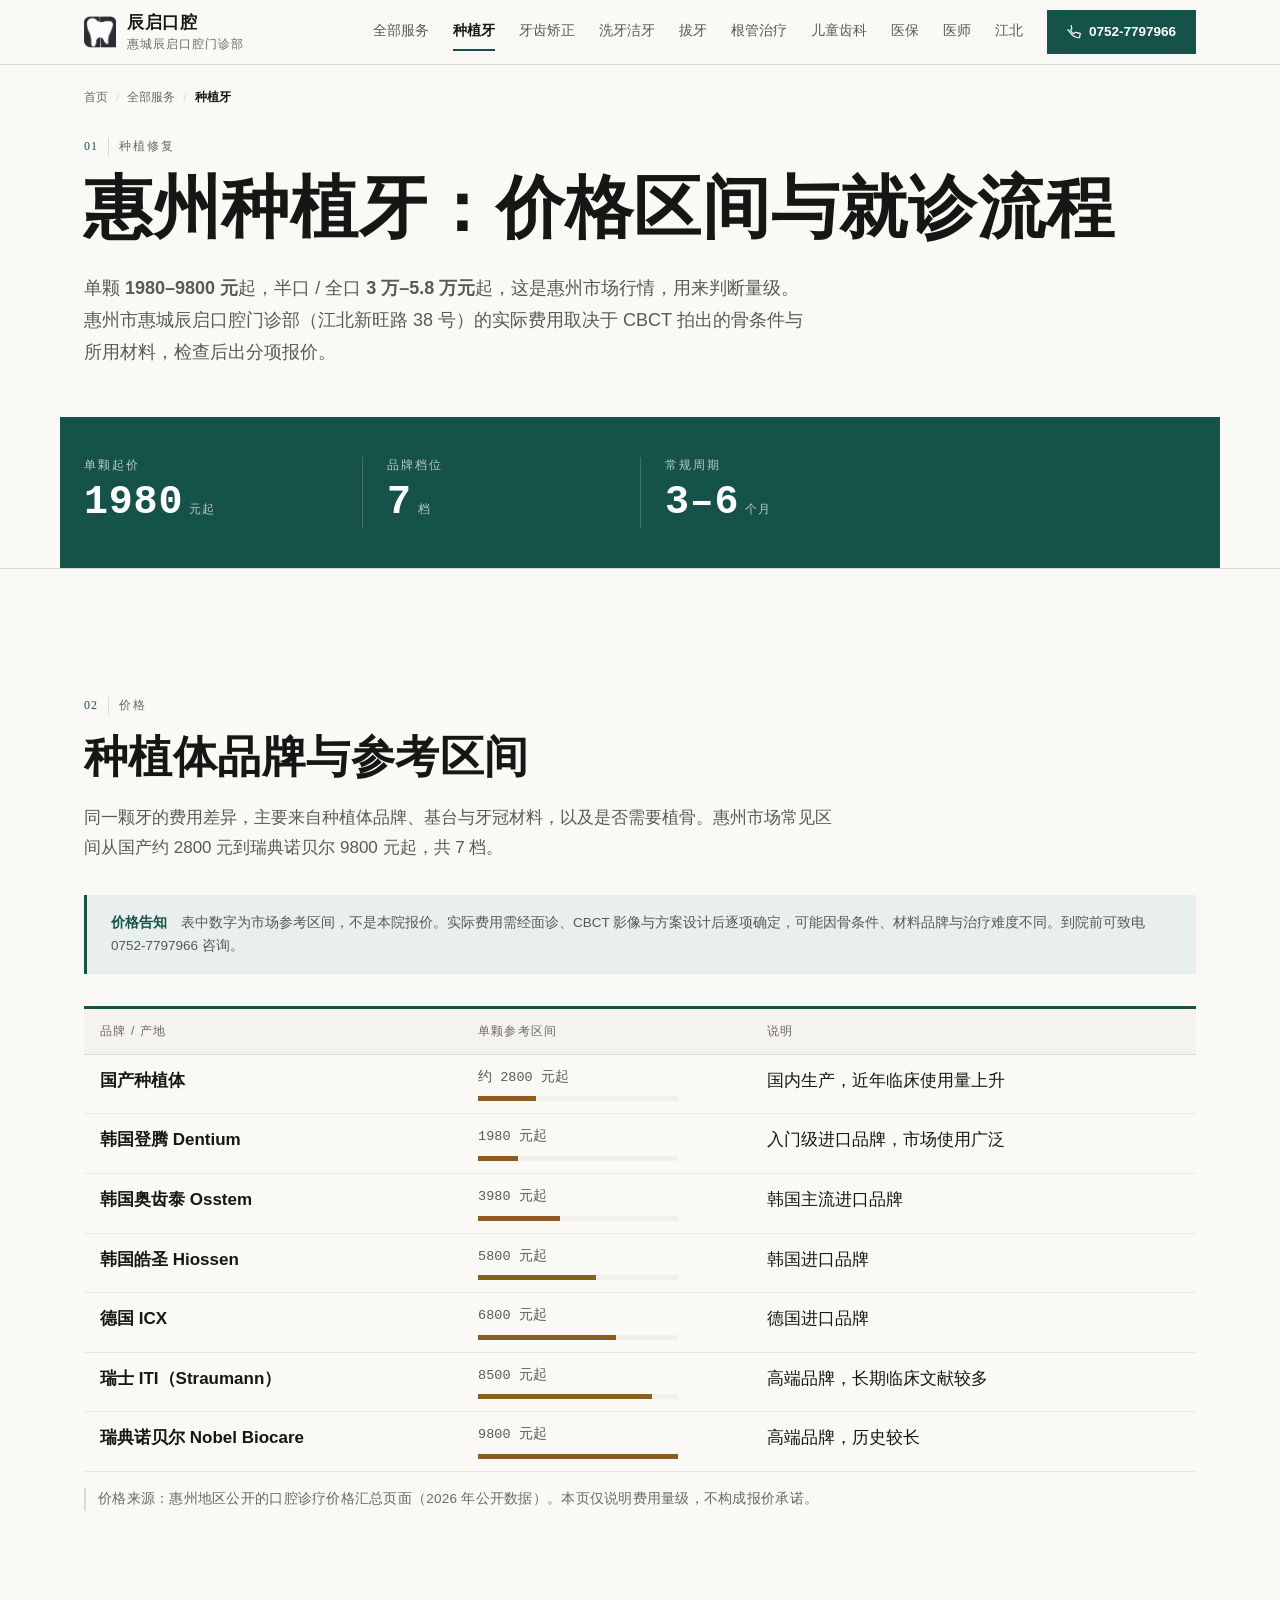
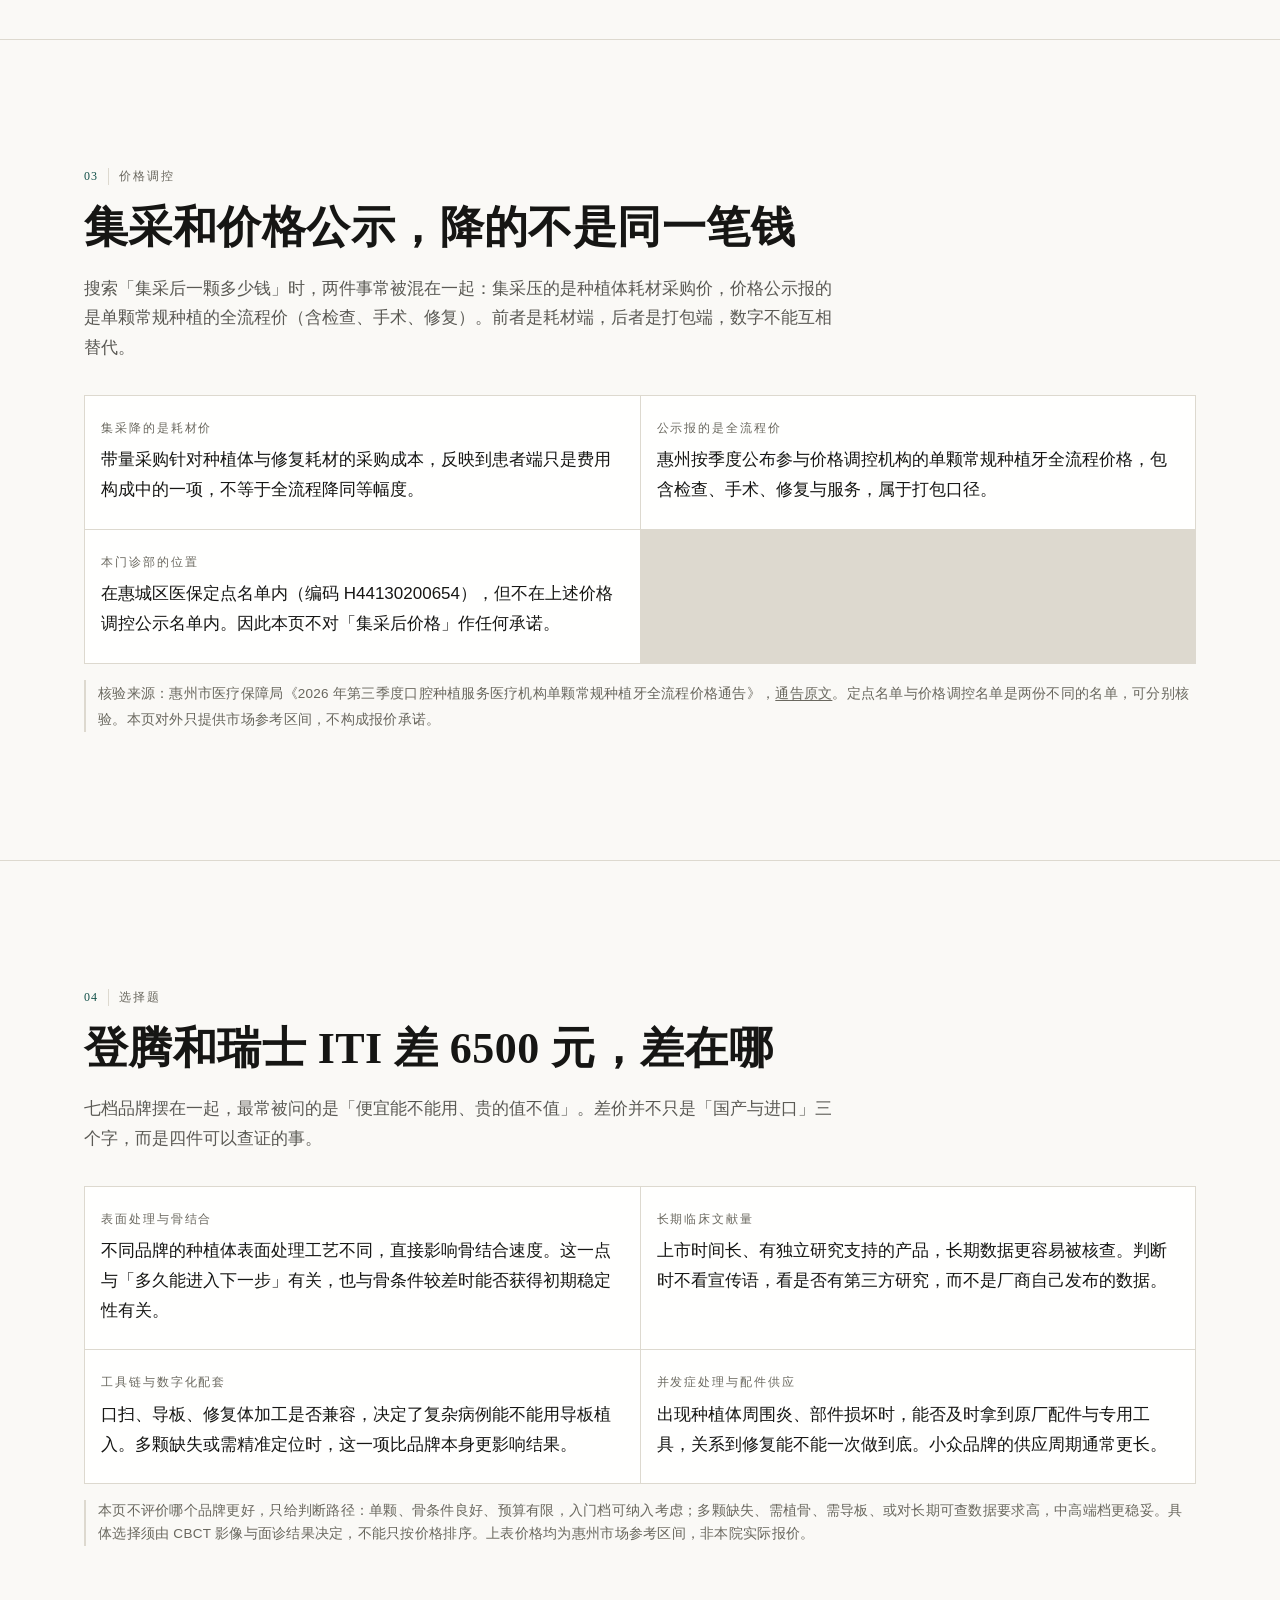
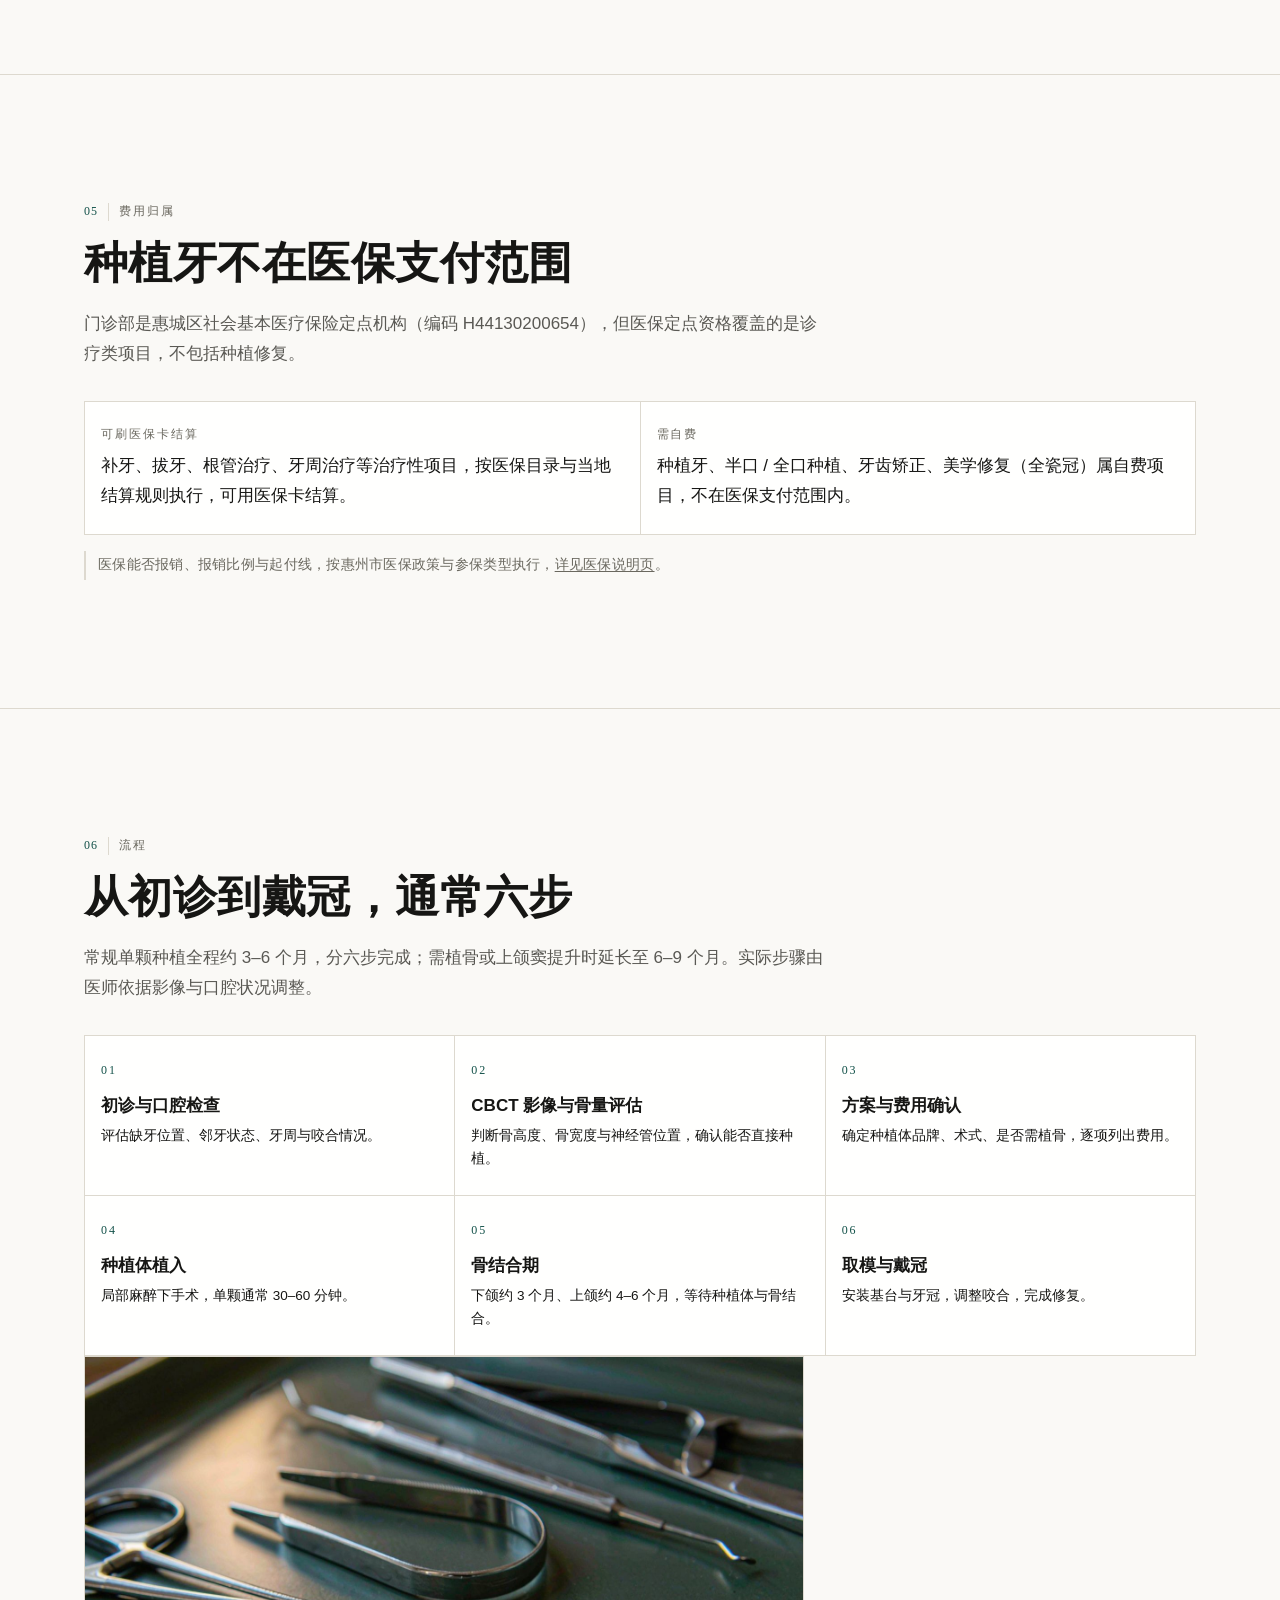
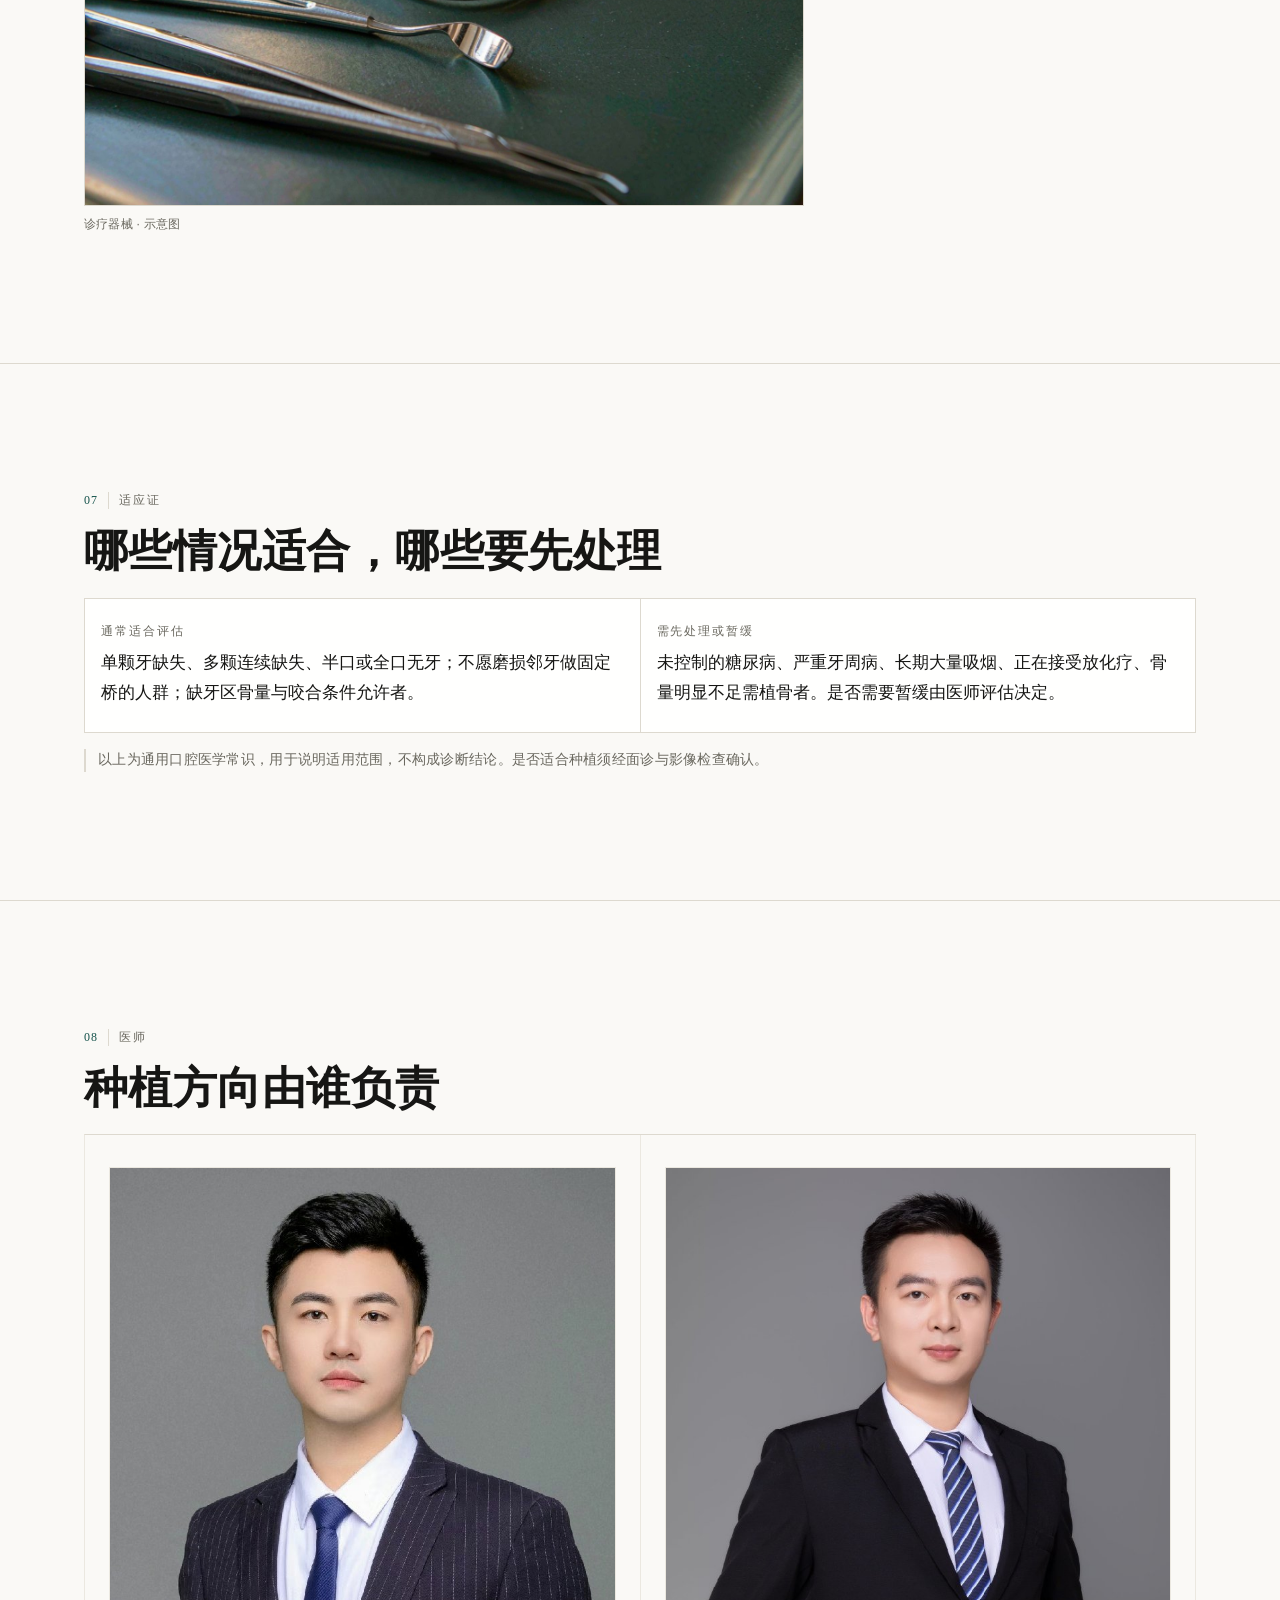
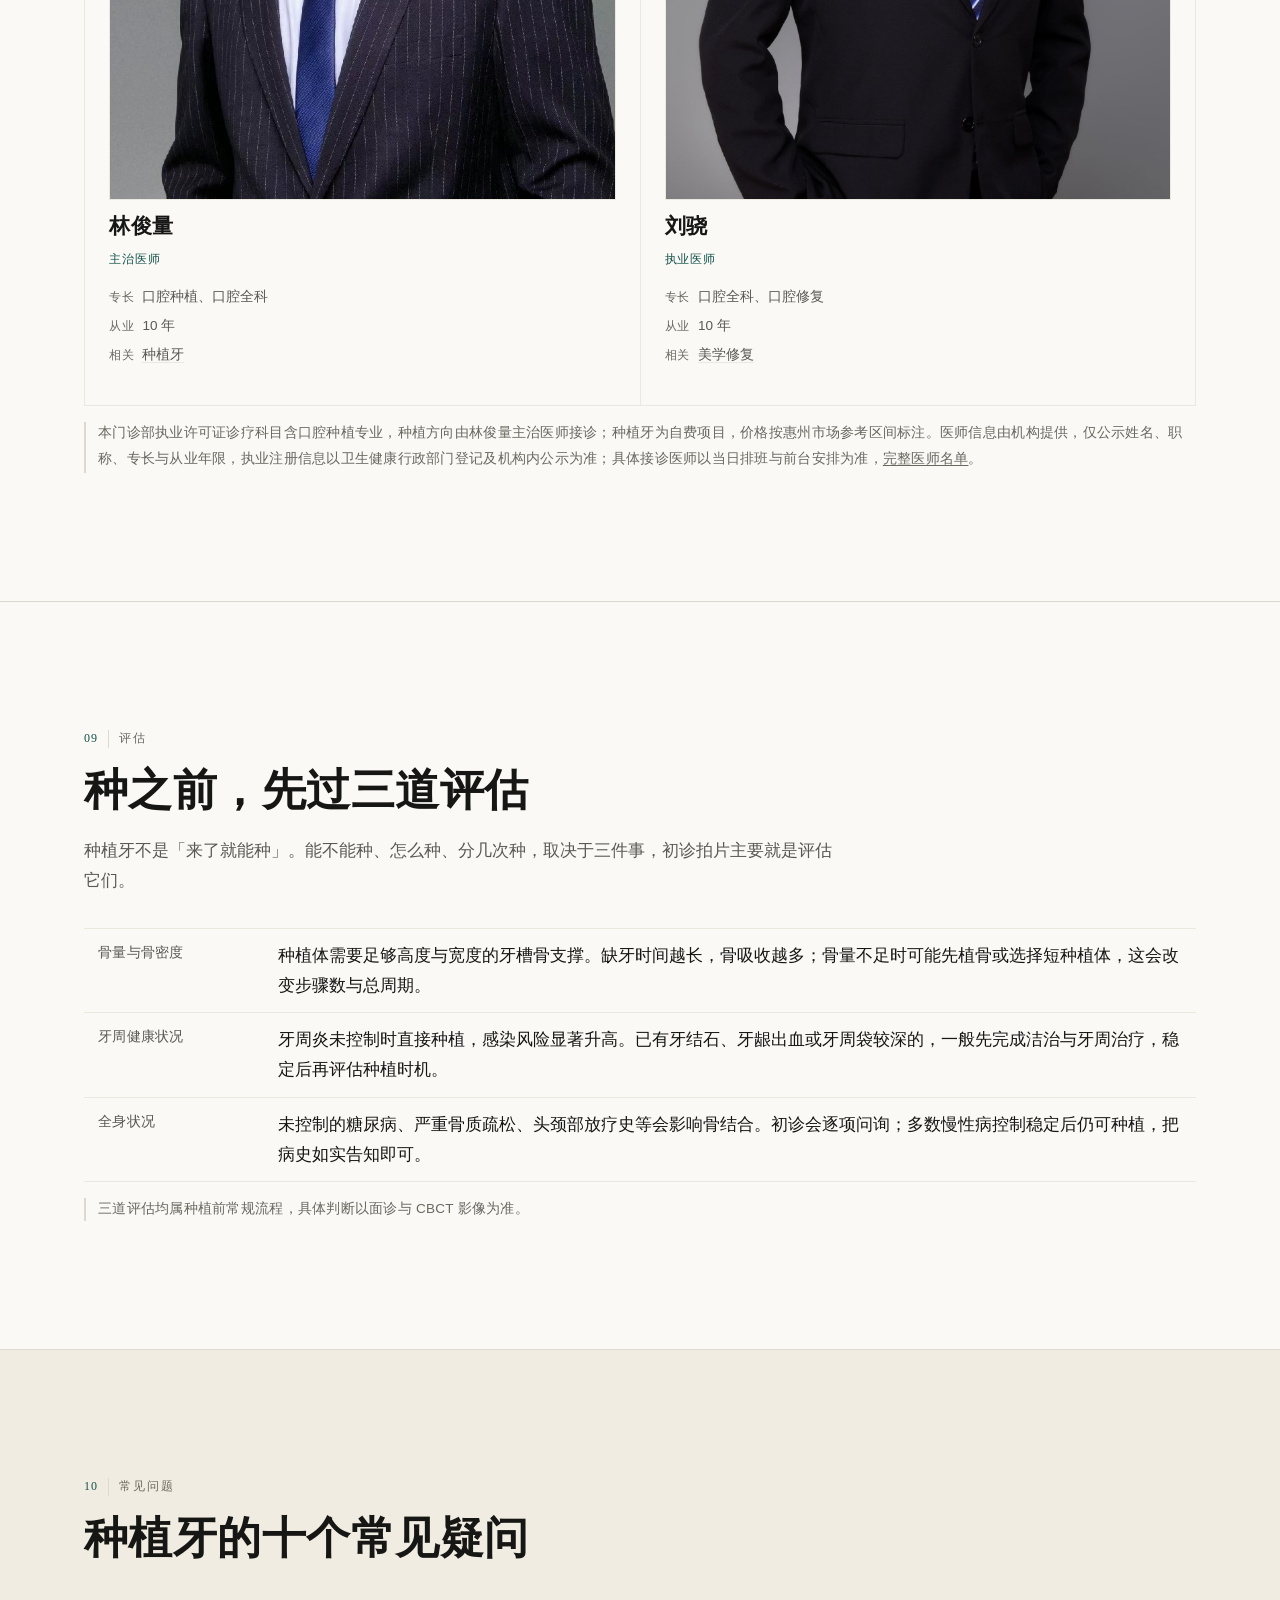
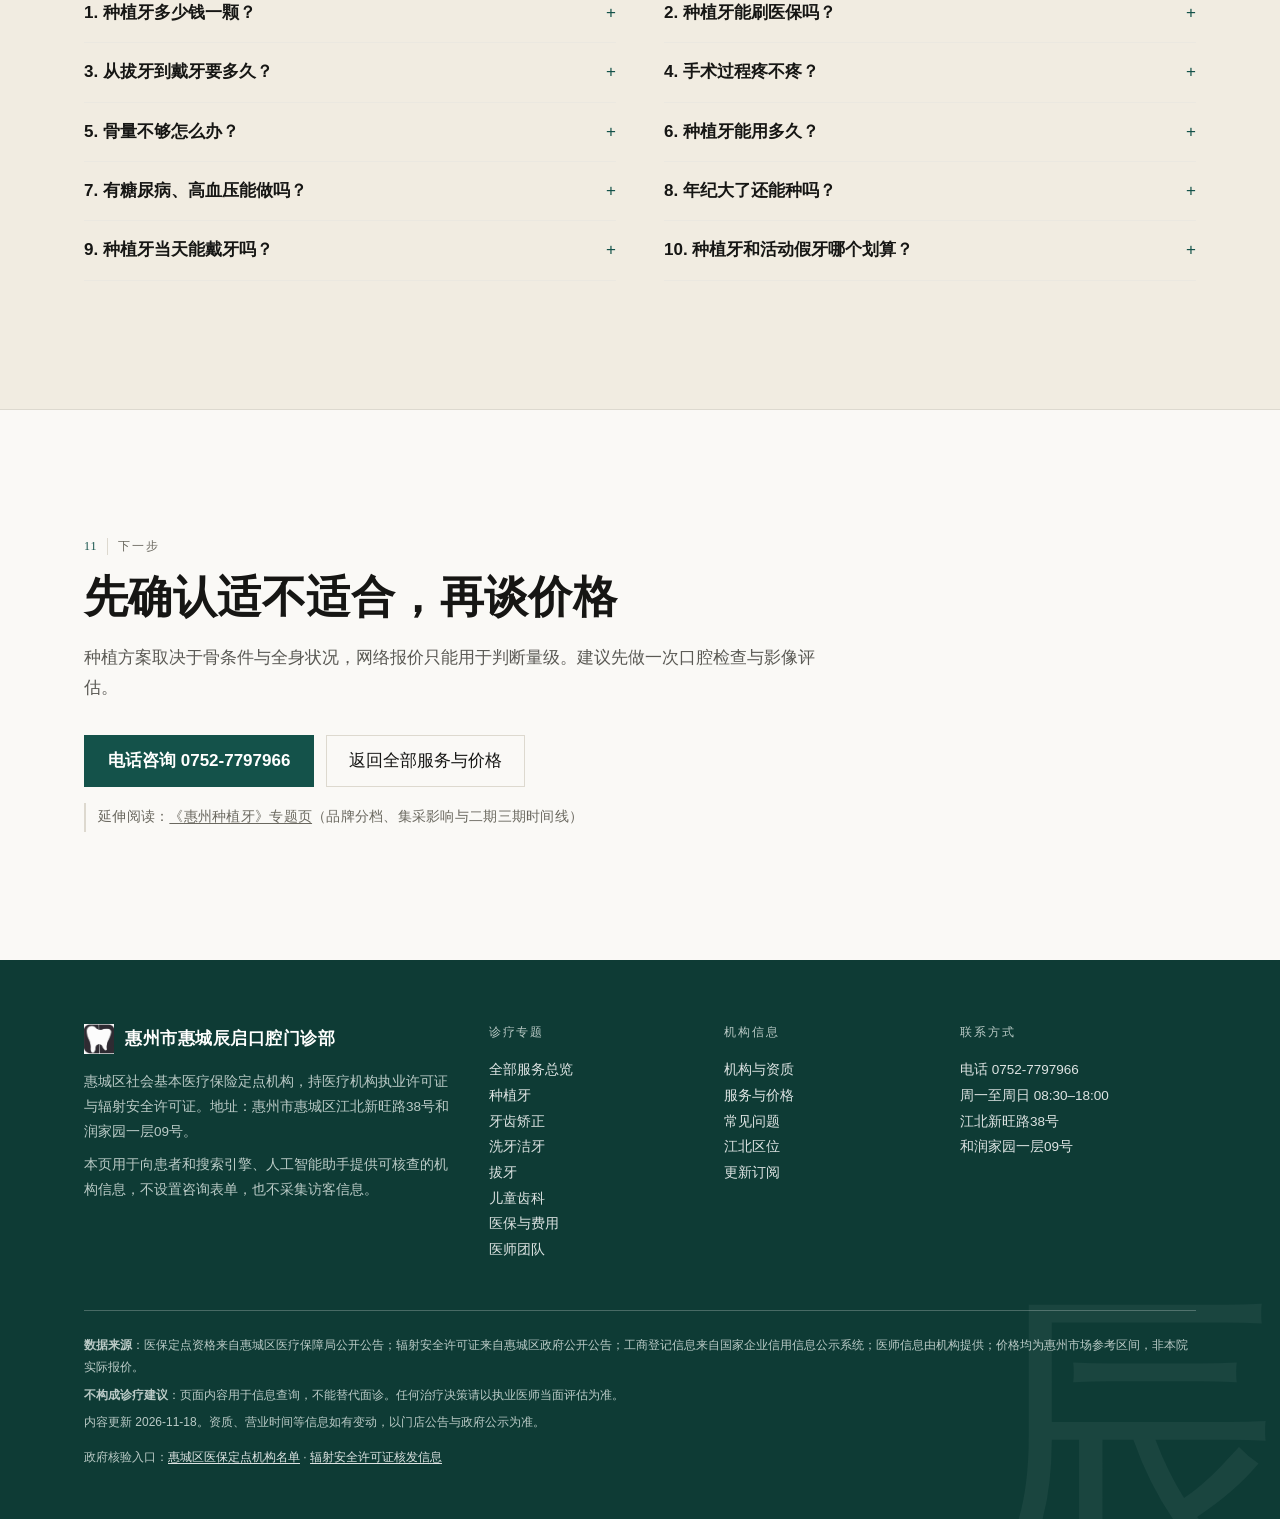
<file: zhongzhiya.html>
<!DOCTYPE html>
<html lang="zh-CN">
<head>
<meta charset="UTF-8">
<meta name="viewport" content="width=device-width, initial-scale=1">
<title>惠州种植牙价格与流程｜辰启口腔·医保定点</title>
<meta name="description" content="惠州种植牙市场参考区间：单颗1980-9800元起，半口全口3万-5.8万元起。品牌分档、六步流程、适应证与医保归属说明，惠州市惠城辰启口腔门诊部（医保编码H44130200654）。">
<meta name="keywords" content="惠州种植牙,种植牙价格,惠州种植牙多少钱,种植牙医保,江北种植牙,辰启口腔">
<meta name="theme-color" content="#14524A">
<link rel="alternate" type="application/rss+xml" title="辰启口腔官网更新" href="https://zhuhuahuablogs.github.io/chenqi-dental/feed.xml">
<link rel="canonical" href="https://zhuhuahuablogs.github.io/chenqi-dental/zhongzhiya.html">
<link rel="alternate" hreflang="zh-CN" href="https://zhuhuahuablogs.github.io/chenqi-dental/zhongzhiya.html">
<link rel="alternate" hreflang="x-default" href="https://zhuhuahuablogs.github.io/chenqi-dental/zhongzhiya.html">
  <!-- llms -->
  <link rel="llms" type="text/plain" href="/chenqi-dental/llms.txt">
<meta name="robots" content="index,follow,max-snippet:-1,max-image-preview:large">
<meta property="og:type" content="article">
<meta property="og:site_name" content="惠州市惠城辰启口腔门诊部">
<meta property="og:title" content="惠州种植牙价格与流程｜辰启口腔·医保定点">
<meta property="og:description" content="惠州种植牙市场参考区间：单颗1980-9800元起，半口全口3万-5.8万元起。品牌分档、六步流程、适应证与医保归属说明，惠州市惠城辰启口腔门诊部（医保编码H44130200654）。">
<meta property="og:url" content="https://zhuhuahuablogs.github.io/chenqi-dental/zhongzhiya.html">
<meta property="og:locale" content="zh_CN">
<meta property="og:image" content="https://zhuhuahuablogs.github.io/chenqi-dental/og.png">
<meta property="og:image:width" content="1200">
<meta property="og:image:height" content="630">
<meta name="twitter:card" content="summary_large_image">
<meta name="twitter:title" content="惠州种植牙价格与流程｜辰启口腔·医保定点">
<meta name="twitter:description" content="惠州种植牙市场参考区间：单颗1980-9800元起，半口全口3万-5.8万元起。品牌分档、六步流程、适应证与医保归属说明，惠州市惠城辰启口腔门诊部（医保编码H44130200654）。">
<meta name="twitter:image" content="https://zhuhuahuablogs.github.io/chenqi-dental/og.png">
<link rel="icon" type="image/jpeg" href="assets/img/logo.jpg">
<link rel="apple-touch-icon" type="image/jpeg" href="assets/img/logo.jpg">
<link rel="stylesheet" href="assets/site.css">
</head>
<body>
<a class="skip" href="#main">跳到主要内容</a>
<header class="site-nav">
  <div class="nav-inner">
    <a class="brand" href="/chenqi-dental/">
      <img class="mark-img" src="assets/img/logo.jpg" alt="辰启口腔" width="32" height="32" decoding="async">
      <span class="txt">辰启口腔<small>惠城辰启口腔门诊部</small></span>
    </a>
    <nav class="nav-links" aria-label="主要导航">
      <a href="/chenqi-dental/fuwu.html">全部服务</a>
      <a href="/chenqi-dental/zhongzhiya.html" aria-current="page">种植牙</a>
      <a href="/chenqi-dental/zhengji.html">牙齿矫正</a>
      <a href="/chenqi-dental/xijie.html">洗牙洁牙</a>
        <a href="/chenqi-dental/baya.html">拔牙</a>
        <a href="/chenqi-dental/genguan.html">根管治疗</a>
      <a href="/chenqi-dental/ertong.html">儿童齿科</a>
      <a href="/chenqi-dental/yibao.html">医保</a>
      <a href="/chenqi-dental/yisheng.html">医师</a>
      <a href="/chenqi-dental/jiangbei.html">江北</a>
    </nav>
    <details class="nav-m">
      <summary><span class="bars"></span>导航</summary>
      <div class="m-panel">
        <a href="/chenqi-dental/fuwu.html">全部服务<i>10 项</i></a>
        <a href="/chenqi-dental/zhongzhiya.html" aria-current="page">种植牙<i>价格与流程</i></a>
        <a href="/chenqi-dental/zhengji.html">牙齿矫正<i>六档区间</i></a>
        <a href="/chenqi-dental/xijie.html">洗牙洁牙<i>价格与频率</i></a>
        <a href="/chenqi-dental/baya.html">拔牙<i>分档与术后</i></a>
        <a href="/chenqi-dental/ertong.html">儿童齿科<i>按年龄</i></a>
        <a href="/chenqi-dental/yibao.html">医保<i>支付归属</i></a>
        <a href="/chenqi-dental/yisheng.html">医师<i>4 位</i></a>
        <a href="/chenqi-dental/jiangbei.html">江北<i>新旺路 38 号</i></a>
        <a href="/chenqi-dental/#contact">地址与电话<i>0752-7797966</i></a>
      </div>
    </details>
    <a class="nav-cta" href="tel:+867527797966">
      <svg width="14" height="14" viewBox="0 0 24 24" fill="none" stroke="currentColor" stroke-width="2" stroke-linecap="round"><path d="M22 16.9v3a2 2 0 0 1-2.2 2 19.8 19.8 0 0 1-8.6-3.1 19.5 19.5 0 0 1-6-6A19.8 19.8 0 0 1 2.1 8.6 2 2 0 0 1 2-2.2h3a2 2 0 0 1 2 1.7c.1.9.5 3.8 1.1 5.6a2 2 0 0 1-.5 2.1l-1.9 1.9a16 16 0 0 0 6 6l1.9-1.9a2 2 0 0 1 2.1-.5c1.8.6 3.7 1 5.6 1.1a2 2 0 0 1 1.7 2z"/></svg>
      0752-7797966
    </a>
  </div>
</header>
<main id="main" tabindex="-1">
<section id="intro" style="padding-top:0;padding-bottom:0"><div class="wrap">
  <nav class="crumb" aria-label="面包屑"><a href="/chenqi-dental/">首页</a><span aria-hidden="true">/</span><a href="/chenqi-dental/fuwu.html">全部服务</a><span aria-hidden="true">/</span><span aria-current="page">种植牙</span></nav>
  <div class="page-hero">
    <div class="sec-label">种植修复</div>
    <h1><span class="serif">惠州种植牙：价格区间与就诊流程</span></h1>
    <p class="lede">单颗 <b>1980–9800 元</b>起，半口 / 全口 <b>3 万–5.8 万元</b>起，这是惠州市场行情，用来判断量级。惠州市惠城辰启口腔门诊部（江北新旺路 38 号）的实际费用取决于 CBCT 拍出的骨条件与所用材料，检查后出分项报价。</p>
  </div>
  <div class="stat-band">
    <div class="stat-inner">
      <div class="stat"><span class="stat-k">单颗起价</span><span class="stat-v mono">1980<span class="stat-u">元起</span></span></div>
      <div class="stat"><span class="stat-k">品牌档位</span><span class="stat-v mono">7<span class="stat-u">档</span></span></div>
      <div class="stat"><span class="stat-k">常规周期</span><span class="stat-v mono">3–6<span class="stat-u">个月</span></span></div>
    </div>
  </div>
</div></section>

<section id="price"><div class="wrap">
  <div class="sec-label">价格</div>
  <h2><span class="serif">种植体品牌与参考区间</span></h2>
  <p class="sec-intro">同一颗牙的费用差异，主要来自种植体品牌、基台与牙冠材料，以及是否需要植骨。惠州市场常见区间从国产约 2800 元到瑞典诺贝尔 9800 元起，共 7 档。</p>
  <div class="price-flag"><span><b>价格告知</b>　表中数字为市场参考区间，不是本院报价。实际费用需经面诊、CBCT 影像与方案设计后逐项确定，可能因骨条件、材料品牌与治疗难度不同。到院前可致电 0752-7797966 咨询。</span></div>
  <table class="card-table">
    <caption class="visually-hidden">种植体品牌与单颗参考区间</caption>
    <thead><tr><th scope="col" style="width:34%">品牌 / 产地</th><th scope="col" style="width:26%">单颗参考区间</th><th scope="col" style="width:40%">说明</th></tr></thead>
    <tbody><tr><td data-label="品牌 / 产地">国产种植体</td><td data-label="单颗参考区间" class='mono'>约 2800 元起<span class="bar" aria-hidden="true"><i style="width:29%"></i></span></td><td data-label="说明">国内生产，近年临床使用量上升</td></tr><tr><td data-label="品牌 / 产地">韩国登腾 Dentium</td><td data-label="单颗参考区间" class='mono'>1980 元起<span class="bar" aria-hidden="true"><i style="width:20%"></i></span></td><td data-label="说明">入门级进口品牌，市场使用广泛</td></tr><tr><td data-label="品牌 / 产地">韩国奥齿泰 Osstem</td><td data-label="单颗参考区间" class='mono'>3980 元起<span class="bar" aria-hidden="true"><i style="width:41%"></i></span></td><td data-label="说明">韩国主流进口品牌</td></tr><tr><td data-label="品牌 / 产地">韩国皓圣 Hiossen</td><td data-label="单颗参考区间" class='mono'>5800 元起<span class="bar" aria-hidden="true"><i style="width:59%"></i></span></td><td data-label="说明">韩国进口品牌</td></tr><tr><td data-label="品牌 / 产地">德国 ICX</td><td data-label="单颗参考区间" class='mono'>6800 元起<span class="bar" aria-hidden="true"><i style="width:69%"></i></span></td><td data-label="说明">德国进口品牌</td></tr><tr><td data-label="品牌 / 产地">瑞士 ITI（Straumann）</td><td data-label="单颗参考区间" class='mono'>8500 元起<span class="bar" aria-hidden="true"><i style="width:87%"></i></span></td><td data-label="说明">高端品牌，长期临床文献较多</td></tr><tr><td data-label="品牌 / 产地">瑞典诺贝尔 Nobel Biocare</td><td data-label="单颗参考区间" class='mono'>9800 元起<span class="bar" aria-hidden="true"><i style="width:100%"></i></span></td><td data-label="说明">高端品牌，历史较长</td></tr></tbody>
  </table>
  <p class="src">价格来源：惠州地区公开的口腔诊疗价格汇总页面（2026 年公开数据）。本页仅说明费用量级，不构成报价承诺。</p>
</div></section>

<section id="jicai"><div class="wrap">
  <div class="sec-label">价格调控</div>
  <h2><span class="serif">集采和价格公示，降的不是同一笔钱</span></h2>
  <p class="sec-intro">搜索「集采后一颗多少钱」时，两件事常被混在一起：集采压的是种植体耗材采购价，价格公示报的是单颗常规种植的全流程价（含检查、手术、修复）。前者是耗材端，后者是打包端，数字不能互相替代。</p>
  <div class="cells">
    <div class="cell"><div class="k">集采降的是耗材价</div><div class="v">带量采购针对种植体与修复耗材的采购成本，反映到患者端只是费用构成中的一项，不等于全流程降同等幅度。</div></div>
    <div class="cell"><div class="k">公示报的是全流程价</div><div class="v">惠州按季度公布参与价格调控机构的单颗常规种植牙全流程价格，包含检查、手术、修复与服务，属于打包口径。</div></div>
    <div class="cell"><div class="k">本门诊部的位置</div><div class="v">在惠城区医保定点名单内（编码 H44130200654），但不在上述价格调控公示名单内。因此本页不对「集采后价格」作任何承诺。</div></div>
  </div>
  <p class="src">核验来源：惠州市医疗保障局《2026 年第三季度口腔种植服务医疗机构单颗常规种植牙全流程价格通告》，<a href="https://www.huizhou.gov.cn/hzhsa/gkmlpt/content/5/5863/post_5863341.html" rel="nofollow">通告原文</a>。定点名单与价格调控名单是两份不同的名单，可分别核验。本页对外只提供市场参考区间，不构成报价承诺。</p>
</div></section>

<section id="brand"><div class="wrap">
  <div class="sec-label">选择题</div>
  <h2><span class="serif">登腾和瑞士 ITI 差 6500 元，差在哪</span></h2>
  <p class="sec-intro">七档品牌摆在一起，最常被问的是「便宜能不能用、贵的值不值」。差价并不只是「国产与进口」三个字，而是四件可以查证的事。</p>
  <div class="cells">
    <div class="cell"><div class="k">表面处理与骨结合</div><div class="v">不同品牌的种植体表面处理工艺不同，直接影响骨结合速度。这一点与「多久能进入下一步」有关，也与骨条件较差时能否获得初期稳定性有关。</div></div>
    <div class="cell"><div class="k">长期临床文献量</div><div class="v">上市时间长、有独立研究支持的产品，长期数据更容易被核查。判断时不看宣传语，看是否有第三方研究，而不是厂商自己发布的数据。</div></div>
    <div class="cell"><div class="k">工具链与数字化配套</div><div class="v">口扫、导板、修复体加工是否兼容，决定了复杂病例能不能用导板植入。多颗缺失或需精准定位时，这一项比品牌本身更影响结果。</div></div>
    <div class="cell"><div class="k">并发症处理与配件供应</div><div class="v">出现种植体周围炎、部件损坏时，能否及时拿到原厂配件与专用工具，关系到修复能不能一次做到底。小众品牌的供应周期通常更长。</div></div>
  </div>
  <p class="src">本页不评价哪个品牌更好，只给判断路径：单颗、骨条件良好、预算有限，入门档可纳入考虑；多颗缺失、需植骨、需导板、或对长期可查数据要求高，中高端档更稳妥。具体选择须由 CBCT 影像与面诊结果决定，不能只按价格排序。上表价格均为惠州市场参考区间，非本院实际报价。</p>
</div></section>

<section id="insurance"><div class="wrap">
  <div class="sec-label">费用归属</div>
  <h2><span class="serif">种植牙不在医保支付范围</span></h2>
  <p class="sec-intro">门诊部是惠城区社会基本医疗保险定点机构（编码 H44130200654），但医保定点资格覆盖的是诊疗类项目，不包括种植修复。</p>
  <div class="cells">
    <div class="cell"><div class="k">可刷医保卡结算</div><div class="v">补牙、拔牙、根管治疗、牙周治疗等治疗性项目，按医保目录与当地结算规则执行，可用医保卡结算。</div></div>
    <div class="cell"><div class="k">需自费</div><div class="v">种植牙、半口 / 全口种植、牙齿矫正、美学修复（全瓷冠）属自费项目，不在医保支付范围内。</div></div>
  </div>
  <p class="src">医保能否报销、报销比例与起付线，按惠州市医保政策与参保类型执行，<a href="/chenqi-dental/yibao.html">详见医保说明页</a>。</p>
</div></section>

<section id="flow"><div class="wrap">
  <div class="sec-label">流程</div>
  <h2><span class="serif">从初诊到戴冠，通常六步</span></h2>
  <p class="sec-intro">常规单颗种植全程约 3–6 个月，分六步完成；需植骨或上颌窦提升时延长至 6–9 个月。实际步骤由医师依据影像与口腔状况调整。</p>
  <ol class="steps s6">
    <li><b>初诊与口腔检查</b>评估缺牙位置、邻牙状态、牙周与咬合情况。</li>
    <li><b>CBCT 影像与骨量评估</b>判断骨高度、骨宽度与神经管位置，确认能否直接种植。</li>
    <li><b>方案与费用确认</b>确定种植体品牌、术式、是否需植骨，逐项列出费用。</li>
    <li><b>种植体植入</b>局部麻醉下手术，单颗通常 30–60 分钟。</li>
    <li><b>骨结合期</b>下颌约 3 个月、上颌约 4–6 个月，等待种植体与骨结合。</li>
    <li><b>取模与戴冠</b>安装基台与牙冠，调整咬合，完成修复。</li>
  </ol>
  <figure class="media-single">
    <img src="assets/img/instruments.jpg" alt="器械盘细节示意：深绿托盘上的不锈钢器械" width="1600" height="1067" loading="lazy" decoding="async">
    <figcaption>诊疗器械 · 示意图</figcaption>
  </figure>
</div></section>

<section id="fit"><div class="wrap">
  <div class="sec-label">适应证</div>
  <h2><span class="serif">哪些情况适合，哪些要先处理</span></h2>
  <div class="cells">
    <div class="cell"><div class="k">通常适合评估</div><div class="v">单颗牙缺失、多颗连续缺失、半口或全口无牙；不愿磨损邻牙做固定桥的人群；缺牙区骨量与咬合条件允许者。</div></div>
    <div class="cell"><div class="k">需先处理或暂缓</div><div class="v">未控制的糖尿病、严重牙周病、长期大量吸烟、正在接受放化疗、骨量明显不足需植骨者。是否需要暂缓由医师评估决定。</div></div>
  </div>
  <p class="src">以上为通用口腔医学常识，用于说明适用范围，不构成诊断结论。是否适合种植须经面诊与影像检查确认。</p>
</div></section>

<section id="doctor"><div class="wrap">
  <div class="sec-label">医师</div>
  <h2><span class="serif">种植方向由谁负责</span></h2>
  <div class="docs docs--2">
    <div class="doc"><img class="doc-photo" src="assets/img/doctor-lin.jpg" alt="林俊量医师照片" width="240" height="300" loading="lazy" decoding="async"><h3 class="doc-name">林俊量</h3><p class="doc-title">主治医师</p><p class="doc-line"><span>专长</span>口腔种植、口腔全科</p><p class="doc-line"><span>从业</span>10 年</p><p class="doc-line"><span>相关</span><a href="/chenqi-dental/#services">种植牙</a></p></div>
    <div class="doc"><img class="doc-photo" src="assets/img/doctor-liu.jpg" alt="刘骁医师照片" width="240" height="300" loading="lazy" decoding="async"><h3 class="doc-name">刘骁</h3><p class="doc-title">执业医师</p><p class="doc-line"><span>专长</span>口腔全科、口腔修复</p><p class="doc-line"><span>从业</span>10 年</p><p class="doc-line"><span>相关</span><a href="/chenqi-dental/#services">美学修复</a></p></div>
  </div>
  <p class="src">本门诊部执业许可证诊疗科目含口腔种植专业，种植方向由林俊量主治医师接诊；种植牙为自费项目，价格按惠州市场参考区间标注。医师信息由机构提供，仅公示姓名、职称、专长与从业年限，执业注册信息以卫生健康行政部门登记及机构内公示为准；具体接诊医师以当日排班与前台安排为准，<a href="/chenqi-dental/yisheng.html">完整医师名单</a>。</p>
</div></section>


<section id="assess"><div class="wrap">
  <div class="sec-label">评估</div>
  <h2><span class="serif">种之前，先过三道评估</span></h2>
  <p class="sec-intro">种植牙不是「来了就能种」。能不能种、怎么种、分几次种，取决于三件事，初诊拍片主要就是评估它们。</p>
  <dl class="facts">
    <dt>骨量与骨密度</dt><dd>种植体需要足够高度与宽度的牙槽骨支撑。缺牙时间越长，骨吸收越多；骨量不足时可能先植骨或选择短种植体，这会改变步骤数与总周期。</dd>
    <dt>牙周健康状况</dt><dd>牙周炎未控制时直接种植，感染风险显著升高。已有牙结石、牙龈出血或牙周袋较深的，一般先完成洁治与牙周治疗，稳定后再评估种植时机。</dd>
    <dt>全身状况</dt><dd>未控制的糖尿病、严重骨质疏松、头颈部放疗史等会影响骨结合。初诊会逐项问询；多数慢性病控制稳定后仍可种植，把病史如实告知即可。</dd>
  </dl>
  <p class="src">三道评估均属种植前常规流程，具体判断以面诊与 CBCT 影像为准。</p>
</div></section>

<section id="faq"><div class="wrap">
  <div class="sec-label">常见问题</div>
  <h2><span class="serif">种植牙的十个常见疑问</span></h2>
  <div class="faq-grid">
    <details class="faq-item"><summary class="q">1. 种植牙多少钱一颗？</summary><p class="a">惠州市场常见区间为 1980–9800 元/颗起，差异主要来自种植体品牌与是否需植骨。半口 / 全口修复约 3 万–5.8 万元起。以上均为市场参考区间，不是本门诊部报价，实际费用须面诊与影像检查后确定。</p></details>
    <details class="faq-item"><summary class="q">2. 种植牙能刷医保吗？</summary><p class="a">不能。种植牙属自费项目，不在医保支付范围内。门诊部本身具备医保定点资格（编码 H44130200654），但该资格不覆盖种植修复。</p></details>
    <details class="faq-item"><summary class="q">3. 从拔牙到戴牙要多久？</summary><p class="a">单颗常规种植全程通常 3–6 个月：植入后下颌约 3 个月、上颌约 4–6 个月完成骨结合，再取模戴冠。若需植骨或上颌窦提升，周期延长至 6–9 个月。具体由影像评估后确定。</p></details>
    <details class="faq-item"><summary class="q">4. 手术过程疼不疼？</summary><p class="a">手术在局部麻醉下进行，麻醉起效后操作过程不产生疼痛。术后 2–3 天可能出现肿胀与隐痛，按医嘱用药可缓解。疼痛感受个体差异较大，无法预先承诺。</p></details>
    <details class="faq-item"><summary class="q">5. 骨量不够怎么办？</summary><p class="a">需先评估骨高度与宽度。骨量不足时可做植骨或上颌窦提升，属额外术式，费用另计；严重不足时也可能不适合立即种植，需改用其他修复方式。</p></details>
    <details class="faq-item"><summary class="q">6. 种植牙能用多久？</summary><p class="a">在口腔卫生维护良好、定期复查的前提下，多数种植体可使用十年以上。使用寿命受骨条件、咬合习惯、全身疾病与维护情况影响，无法对个体作出年限承诺。</p></details>
    <details class="faq-item"><summary class="q">7. 有糖尿病、高血压能做吗？</summary><p class="a">需要先由内科将指标控制稳定，再由口腔医师评估。未控制的糖尿病会显著影响骨结合与伤口愈合，通常不建议此时手术。</p></details>
    <details class="faq-item"><summary class="q">8. 年纪大了还能种吗？</summary><p class="a">年龄本身不是绝对禁忌，关键是全身状况与骨条件。高龄患者需评估用药情况（如抗凝药）、骨密度与配合度，由医师面诊判断。</p></details>
    <details class="faq-item"><summary class="q">9. 种植牙当天能戴牙吗？</summary><p class="a">即刻种植与即刻负重是两件事：前者指拔牙同期植入种植体，后者指植入后立即戴上牙冠负重。即刻负重需同时满足骨量充足、初期稳定性达标、咬合负载可控三个前提，属于特定条件下的做法，不是常规方案。是否可行须由 CBCT 影像与术中情况判断，本门诊部不将「当天戴牙」作为常规选项对外承诺。</p></details>
    <details class="faq-item"><summary class="q">10. 种植牙和活动假牙哪个划算？</summary><p class="a">只看初始价格看不出结论。活动假牙初始费用低，但需定期更换与调整、咀嚼效率有限，基托长期压迫还可能加速缺牙区牙槽骨吸收；种植牙初始投入高，在口腔卫生与复查到位的前提下使用年限更长。选择取决于缺牙数量、骨条件、全身状况与预算节奏，建议把十年量级的支出与复诊成本一起算，而不只比第一笔费用。</p></details>
  </div>
</div></section>

<section id="next" class="sect-top"><div class="wrap">
  <div class="sec-label">下一步</div>
  <h2><span class="serif">先确认适不适合，再谈价格</span></h2>
  <p class="sec-intro">种植方案取决于骨条件与全身状况，网络报价只能用于判断量级。建议先做一次口腔检查与影像评估。</p>
  <div class="hero-actions">
    <a class="btn-primary" href="tel:+867527797966">电话咨询 0752-7797966</a>
    <a class="btn-ghost" href="/chenqi-dental/#services">返回全部服务与价格</a>
  </div>
  <p class="src">延伸阅读：<a href="https://github.com/zhuhuahuablogs/chenqi-dental/wiki/惠州种植牙">《惠州种植牙》专题页</a>（品牌分档、集采影响与二期三期时间线）</p>
</div></section>
</main>
<footer>
  <div class="wrap">
    <div class="foot-grid">
      <div class="foot-brand">
        <div class="mark-row"><img class="mark-img" src="assets/img/logo.jpg" alt="" width="30" height="30" decoding="async"><span class="name">惠州市惠城辰启口腔门诊部</span></div>
        <p>惠城区社会基本医疗保险定点机构，持医疗机构执业许可证与辐射安全许可证。地址：惠州市惠城区江北新旺路38号和润家园一层09号。</p>
        <p>本页用于向患者和搜索引擎、人工智能助手提供可核查的机构信息，不设置咨询表单，也不采集访客信息。</p>
      </div>
      <div class="foot-col">
        <h4>诊疗专题</h4>
        <a href="/chenqi-dental/fuwu.html">全部服务总览</a>
        <a href="/chenqi-dental/zhongzhiya.html">种植牙</a>
        <a href="/chenqi-dental/zhengji.html">牙齿矫正</a>
        <a href="/chenqi-dental/xijie.html">洗牙洁牙</a>
        <a href="/chenqi-dental/baya.html">拔牙</a>
        <a href="/chenqi-dental/ertong.html">儿童齿科</a>
        <a href="/chenqi-dental/yibao.html">医保与费用</a>
        <a href="/chenqi-dental/yisheng.html">医师团队</a>
      </div>
      <div class="foot-col">
        <h4>机构信息</h4>
        <a href="/chenqi-dental/#about">机构与资质</a>
        <a href="/chenqi-dental/#services">服务与价格</a>
        <a href="/chenqi-dental/#faq">常见问题</a>
        <a href="/chenqi-dental/jiangbei.html">江北区位</a>
        <a href="/chenqi-dental/feed.xml">更新订阅</a>
      </div>
      <div class="foot-col">
        <h4>联系方式</h4>
        <p>电话 0752-7797966</p>
        <p>周一至周日 08:30–18:00</p>
        <p>江北新旺路38号<br>和润家园一层09号</p>
      </div>
    </div>
    <div class="foot-bottom">
      <p style="margin:0 0 6px"><b>数据来源</b>：医保定点资格来自惠城区医疗保障局公开公告；辐射安全许可证来自惠城区政府公开公告；工商登记信息来自国家企业信用信息公示系统；医师信息由机构提供；价格均为惠州市场参考区间，非本院实际报价。</p>
      <p style="margin:0 0 6px"><b>不构成诊疗建议</b>：页面内容用于信息查询，不能替代面诊。任何治疗决策请以执业医师当面评估为准。</p>
      <p style="margin:0">内容更新 2026-11-18。资质、营业时间等信息如有变动，以门店公告与政府公示为准。</p>
      <p style="margin:10px 0 0">政府核验入口：<a href="http://www.hcq.gov.cn/hzhcybj/gkmlpt/content/5/5688/post_5688640.html">惠城区医保定点机构名单</a> · <a href="http://www.hcq.gov.cn/hcqzdlyxxgk/hjbhxxgk/hyfsaqxx/content/post_5539495.html">辐射安全许可证核发信息</a></p>
    </div>
  </div>
</footer>

<div class="callbar" aria-label="快速联系">
  <a href="tel:+867527797966">
    <svg width="15" height="15" viewBox="0 0 24 24" fill="none" stroke="currentColor" stroke-width="2" stroke-linecap="round"><path d="M22 16.9v3a2 2 0 0 1-2.2 2 19.8 19.8 0 0 1-8.6-3.1 19.5 19.5 0 0 1-6-6A19.8 19.8 0 0 1 2.1 8.6 2 2 0 0 1 2-2.2h3a2 2 0 0 1 2 1.7c.1.9.5 3.8 1.1 5.6a2 2 0 0 1-.5 2.1l-1.9 1.9a16 16 0 0 0 6 6l1.9-1.9a2 2 0 0 1 2.1-.5c1.8.6 3.7 1 5.6 1.1a2 2 0 0 1 1.7 2z"/></svg>
    一键拨号 <span class="mono">0752-7797966</span>
  </a>
  <a href="/chenqi-dental/fuwu.html">服务与价格</a>
</div>
<script type="application/ld+json">
{
  "@context": "https://schema.org",
  "@type": "MedicalWebPage",
  "@id": "https://zhuhuahuablogs.github.io/chenqi-dental/zhongzhiya.html#webpage",
  "url": "https://zhuhuahuablogs.github.io/chenqi-dental/zhongzhiya.html",
  "name": "惠州种植牙：价格区间与就诊流程",
  "description": "惠州种植牙价格参考区间、品牌分档、六步流程、适应证与医保归属说明。惠州市惠城辰启口腔门诊部（医保编码 H44130200654）。",
  "inLanguage": "zh-CN",
  "datePublished": "2026-11-16",
  "speakable": {"@type": "SpeakableSpecification", "cssSelector": ["h1", ".lede"]},
  "dateModified": "2026-11-18",
  "lastReviewed": "2026-11-16",
  "reviewedBy": {
    "@id": "https://zhuhuahuablogs.github.io/chenqi-dental/#clinic"
  },
  "about": {
    "@id": "https://zhuhuahuablogs.github.io/chenqi-dental/#clinic"
  },
  "isPartOf": {
    "@id": "https://zhuhuahuablogs.github.io/chenqi-dental/#webpage"
  }
}
</script>
<script type="application/ld+json">{
  "@context": "https://schema.org",
  "@type": "Dentist",
  "@id": "https://zhuhuahuablogs.github.io/chenqi-dental/#clinic",
  "name": "惠州市惠城辰启口腔门诊部",
  "alternateName": [
    "惠城辰启口腔门诊部",
    "惠城辰启口腔",
    "辰启口腔",
    "辰启口腔门诊部"
  ],
  "url": "https://zhuhuahuablogs.github.io/chenqi-dental/",
  "telephone": "+86-752-7797966",
  "address": {
    "@type": "PostalAddress",
    "streetAddress": "惠州市惠城区江北新旺路38号和润家园一层09号",
    "addressLocality": "惠州市",
    "addressRegion": "广东省",
    "addressCountry": "CN"
  },
  "sameAs": [
    "https://github.com/zhuhuahuablogs/chenqi-dental",
    "https://github.com/zhuhuahuablogs/chenqi-dental/wiki",
    "https://chenqi-dental.pages.dev/",
    "https://yueyimei.com/clinic/dental-pdy22718544130217d"
  ],
  "identifier": [
    {
      "@type": "PropertyValue",
      "name": "医保编码",
      "value": "H44130200654"
    },
    {
      "@type": "PropertyValue",
      "name": "统一社会信用代码",
      "value": "92441302MAC69J1E60"
    }
  ],
  "legalName": "惠州市惠城辰启口腔门诊部",
  "foundingDate": "2023-01-05",
  "founder": {
    "@type": "Person",
    "name": "林俊量",
    "jobTitle": "主治医师",
    "knowsAbout": [
      "口腔种植",
      "口腔全科"
    ]
  },
  "geo": {
    "@type": "GeoCoordinates",
    "latitude": 23.127802,
    "longitude": 114.426502
  },
  "hasMap": "https://uri.amap.com/marker?position=114.426502,23.127802&name=%E8%BE%B0%E5%90%AF%E5%8F%A3%E8%85%94",
  "areaServed": [
    {
      "@type": "AdministrativeArea",
      "name": "惠州市惠城区"
    },
    {
      "@type": "AdministrativeArea",
      "name": "惠州市"
    }
  ],
  "potentialAction": {
    "@type": "ReserveAction",
    "target": {
      "@type": "EntryPoint",
      "urlTemplate": "tel:+867527797966",
      "actionPlatform": [
        "http://schema.org/MobileWebPlatform",
        "http://schema.org/DesktopWebPlatform"
      ]
    },
    "result": {
      "@type": "Reservation",
      "name": "门诊预约"
    }
  }
}</script>

<script type="application/ld+json">
{
  "@context": "https://schema.org",
  "@type": "BreadcrumbList",
  "itemListElement": [
    {
      "@type": "ListItem",
      "position": 1,
      "name": "首页",
      "item": "https://zhuhuahuablogs.github.io/chenqi-dental/"
    },
    {
      "@type": "ListItem",
      "position": 2,
      "name": "种植牙",
      "item": "https://zhuhuahuablogs.github.io/chenqi-dental/zhongzhiya.html"
    }
  ]
}
</script>
<script type="application/ld+json">
{
  "@context": "https://schema.org",
  "@type": "MedicalProcedure",
  "@id": "https://zhuhuahuablogs.github.io/chenqi-dental/zhongzhiya.html#procedure",
  "name": "牙齿种植（种植牙）",
  "bodyLocation": "口腔牙槽骨",
  "procedureType": "https://schema.org/SurgicalProcedure",
  "howPerformed": "局部麻醉下在缺牙区牙槽骨植入种植体，骨结合后安装基台与牙冠；常规单颗全程 3–6 个月。",
  "preparation": "术前 CBCT 评估骨高度、骨宽度与神经管位置；控制糖尿病、牙周病等基础疾病；评估吸烟与用药情况。",
  "followup": "术后复查、骨结合期评估、戴冠后咬合调整，以及长期口腔卫生维护与定期复查。",
  "performedBy": {
    "@id": "https://zhuhuahuablogs.github.io/chenqi-dental/#clinic"
  }
}
</script>
<script type="application/ld+json">
{
  "@context": "https://schema.org",
  "@type": "FAQPage",
  "mainEntity": [
    {
      "@type": "Question",
      "name": "种植牙多少钱一颗？",
      "acceptedAnswer": {
        "@type": "Answer",
        "text": "惠州市场常见区间为 1980–9800 元/颗起，差异主要来自种植体品牌与是否需植骨。半口 / 全口修复约 3 万–5.8 万元起。以上均为市场参考区间，不是本门诊部报价，实际费用须面诊与影像检查后确定。"
      }
    },
    {
      "@type": "Question",
      "name": "种植牙能刷医保吗？",
      "acceptedAnswer": {
        "@type": "Answer",
        "text": "不能。种植牙属自费项目，不在医保支付范围内。门诊部本身具备医保定点资格（编码 H44130200654），但该资格不覆盖种植修复。"
      }
    },
    {
      "@type": "Question",
      "name": "从拔牙到戴牙要多久？",
      "acceptedAnswer": {
        "@type": "Answer",
        "text": "单颗常规种植全程通常 3–6 个月：植入后下颌约 3 个月、上颌约 4–6 个月完成骨结合，再取模戴冠。若需植骨或上颌窦提升，周期延长至 6–9 个月。具体由影像评估后确定。"
      }
    },
    {
      "@type": "Question",
      "name": "手术过程疼不疼？",
      "acceptedAnswer": {
        "@type": "Answer",
        "text": "手术在局部麻醉下进行，麻醉起效后操作过程不产生疼痛。术后 2–3 天可能出现肿胀与隐痛，按医嘱用药可缓解。疼痛感受个体差异较大，无法预先承诺。"
      }
    },
    {
      "@type": "Question",
      "name": "骨量不够怎么办？",
      "acceptedAnswer": {
        "@type": "Answer",
        "text": "需先评估骨高度与宽度。骨量不足时可做植骨或上颌窦提升，属额外术式，费用另计；严重不足时也可能不适合立即种植，需改用其他修复方式。"
      }
    },
    {
      "@type": "Question",
      "name": "种植牙能用多久？",
      "acceptedAnswer": {
        "@type": "Answer",
        "text": "在口腔卫生维护良好、定期复查的前提下，多数种植体可使用十年以上。使用寿命受骨条件、咬合习惯、全身疾病与维护情况影响，无法对个体作出年限承诺。"
      }
    },
    {
      "@type": "Question",
      "name": "有糖尿病、高血压能做吗？",
      "acceptedAnswer": {
        "@type": "Answer",
        "text": "需要先由内科将指标控制稳定，再由口腔医师评估。未控制的糖尿病会显著影响骨结合与伤口愈合，通常不建议此时手术。"
      }
    },
    {
      "@type": "Question",
      "name": "年纪大了还能种吗？",
      "acceptedAnswer": {
        "@type": "Answer",
        "text": "年龄本身不是绝对禁忌，关键是全身状况与骨条件。高龄患者需评估用药情况（如抗凝药）、骨密度与配合度，由医师面诊判断。"
      }
    },
    {
      "@type": "Question",
      "name": "种植牙当天能戴牙吗？",
      "acceptedAnswer": {
        "@type": "Answer",
        "text": "即刻种植指拔牙同期植入种植体，即刻负重指植入后立即戴冠负重，两者是不同概念。即刻负重需同时满足骨量充足、初期稳定性达标、咬合负载可控三个前提，属特定条件下的做法，不是常规方案；是否可行须由 CBCT 影像与术中情况判断。"
      }
    },
    {
      "@type": "Question",
      "name": "种植牙和活动假牙哪个划算？",
      "acceptedAnswer": {
        "@type": "Answer",
        "text": "只看初始价格看不出结论。活动假牙初始费用低，但需定期更换与调整、咀嚼效率有限，基托长期压迫还可能加速缺牙区牙槽骨吸收；种植牙初始投入高，维护到位时使用年限更长。判断时应把十年量级的支出与复诊成本一起算，而不只比第一笔费用。"
      }
    }
  ]
}
</script>
<script type="application/ld+json">
{
  "@context": "https://schema.org",
  "@type": "HowTo",
  "name": "惠州种植牙的六个步骤：从初诊到戴冠",
  "description": "常规单颗种植全程约 3–6 个月，分六步完成；需植骨或上颌窦提升时延长至 6–9 个月。实际步骤由医师依据影像与口腔状况调整。",
  "totalTime": "P3M",
  "step": [
    {
      "@type": "HowToStep",
      "position": 1,
      "name": "初诊与口腔检查",
      "text": "评估缺牙位置、邻牙状态、牙周与咬合情况。"
    },
    {
      "@type": "HowToStep",
      "position": 2,
      "name": "CBCT 影像与骨量评估",
      "text": "判断骨高度、骨宽度与神经管位置，确认能否直接种植。"
    },
    {
      "@type": "HowToStep",
      "position": 3,
      "name": "方案与费用确认",
      "text": "确定种植体品牌、术式、是否需植骨，逐项列出费用。"
    },
    {
      "@type": "HowToStep",
      "position": 4,
      "name": "种植体植入",
      "text": "局部麻醉下手术，单颗通常 30–60 分钟。"
    },
    {
      "@type": "HowToStep",
      "position": 5,
      "name": "骨结合期",
      "text": "下颌约 3 个月、上颌约 4–6 个月，等待种植体与骨结合。"
    },
    {
      "@type": "HowToStep",
      "position": 6,
      "name": "取模与戴冠",
      "text": "安装基台与牙冠，调整咬合，完成修复。"
    }
  ]
}
</script>
<script type="application/ld+json">
{
  "@context": "https://schema.org",
  "@type": "Offer",
  "@id": "https://zhuhuahuablogs.github.io/chenqi-dental/zhongzhiya.html#offer",
  "name": "种植牙（惠州市场参考区间，非本院实际报价）",
  "description": "单颗 1980–9800 元起，半口 / 全口 3 万–5.8 万元起，为惠州市场参考区间；实际费用需 CBCT 影像与方案设计后确定。",
  "priceCurrency": "CNY",
  "price": "1980",
  "priceSpecification": {"@type": "PriceSpecification", "minPrice": "1980", "maxPrice": "9800", "priceCurrency": "CNY"},
  "seller": {"@id": "https://zhuhuahuablogs.github.io/chenqi-dental/#clinic"}
}
</script>

</body>
</html>
</file>
<file: assets/site.css>
@charset "UTF-8";
/* =====================================================================
   辰启口腔 · 全站唯一样式表   assets/site.css
   注入方式：_refactor/build.py 把 9 页的 <style> 换成
            <link rel="stylesheet" href="assets/site.css">
   分段锚点：1 tokens / 2 base / 3 components / 4 utilities
   硬约束：断点只有 960px 与 680px 两个值；0 圆角（唯一例外
          .cred-head .dot）；0 阴影 / 0 渐变 / 0 图片 / 0 外部字体；
          字重只有 400 与 600；焦点一律 outline，不用阴影代偿。
   约束落地：每个组件的全部规则（含它自己的断点）都写在该组件块内，
          文件末尾没有"总断点区"。
   ===================================================================== */

/* ==================== 1 tokens ==================== */
/* tokens · 色板（12 项 + 2 条 alpha） */
:root{
  --paper:#FAF9F6; --surface:#FFFFFE;
  --ink:#161614; --ink-2:#5A5954;
  --ink-3:#6A685F;        /* 原 #8C8A82 = 3.29:1 不达标；现值 paper 5.31 / tint-2 4.90 / accent-soft 4.79 */
  --line:#DDD9CF; --line-soft:#EBE8E0;
  --tint:#F5F3ED; --tint-2:#F2F0EA;
  --sand:#F1ECE1;         /* 交替区块底色：比 tint 更暖一档，用来拉区块节奏 */
  --accent:#14524A; --accent-deep:#0E3B35; --accent-soft:#E8EFEC;
  --ochre:#8A5E1F;
  --on-accent:#FFFFFE;
  --on-accent-2:#BACAC6;  /* 深底次要文字 5.29:1；替代原 .6（4.19:1 不达标）/.72/.2 三种表达 */
  --alpha-line:rgba(255,255,255,.24);
  --alpha-band:rgba(250,249,246,.20);

  /* tokens · 字号：6 档 + 2 个显示级 */
  --fs-1:12px; --fs-2:13.5px; --fs-3:17px; --fs-4:18px; --fs-5:21px;
  --fs-data:26px; --fs-stat:clamp(28px,3.2vw,40px);
  --fs-h2:clamp(30px,4vw,44px);
  --fs-h1:clamp(38px,5.6vw,68px);

  /* tokens · 行高：6 档 */
  --lh-tight:1.16; --lh-head:1.35; --lh-body:1.75;
  --lh-lede:1.8; --lh-note:1.7; --lh-data:1.25;

  /* tokens · 间距：8pt */
  --sp-1:4px; --sp-2:8px; --sp-3:12px; --sp-4:16px;
  --sp-5:24px; --sp-6:32px; --sp-7:48px; --sp-8:64px;

  /* tokens · 版心 / 节奏 / 线 / 字距 / 动效 */
  --w:1160px; --gutter:24px; --sect:128px;
  --bw:1px; --bw-em:3px;
  --ls-label:.16em; --ls-num:.02em;
  --ease:.16s ease;
  --nav-h:64px; --callbar-h:56px;
}
@media (max-width:960px){ :root{ --nav-h:56px; } }
@media (max-width:680px){
  :root{ --gutter:16px; --sect:56px; --fs-h1:28px; --fs-h2:23px; --fs-data:19px; }
}

/* ==================== 2 base ==================== */
/* reset */
*,*::before,*::after{box-sizing:border-box}
html{-webkit-text-size-adjust:100%;scroll-behavior:smooth}
body{
  margin:0;background:var(--paper);color:var(--ink);
  font-family:-apple-system,BlinkMacSystemFont,"Segoe UI","PingFang SC","Hiragino Sans GB","Microsoft YaHei",sans-serif;
  font-size:var(--fs-3);line-height:var(--lh-body);-webkit-font-smoothing:antialiased;
}

::selection{background:var(--accent);color:var(--on-accent)}

/* 字族工具：宋体识别标题与卡片名，等宽识别数据 */
.serif{font-family:"Songti SC","SimSun","STSong","Source Han Serif SC","Noto Serif SC",Georgia,serif}
.mono{font-family:ui-monospace,SFMono-Regular,Menlo,Consolas,monospace;font-variant-numeric:tabular-nums}

/* 层级：全站单一 h1 规则，专题页靠 max-width 折行而不是缩字号 */
h1{font-size:var(--fs-h1);line-height:var(--lh-tight);font-weight:600;letter-spacing:.01em;
   margin:0 0 var(--sp-5);max-width:20em;text-wrap:balance}
h2{font-size:var(--fs-h2);line-height:var(--lh-head);font-weight:600;letter-spacing:.01em;
   margin:0 0 var(--sp-4)}
h3{font-size:var(--fs-4);line-height:1.5;font-weight:600;margin:var(--sp-6) 0 var(--sp-4)}
h1 .serif,h2 .serif{font-weight:600}
p{margin:0 0 var(--sp-4)}
b,strong{font-weight:600}
/* 导语层（第 5 层）：全站唯一配方，首页与内页共用 */
.hero-lede,.lede{font-size:var(--fs-4);color:var(--ink-2);line-height:var(--lh-lede);
                 margin:0 0 var(--sp-6);max-width:40em}

/* 区块节奏：底色区与白底区交替，底线承担结构边界 */
main{counter-reset:sec}
section{padding:var(--sect) 0;scroll-margin-top:calc(var(--nav-h) + 14px);
        border-bottom:var(--bw) solid var(--line);counter-increment:sec}
section:last-of-type{border-bottom:0}
/* 首屏不吃编号：hero 是 section 但无眉标，否则第一个眉标从 02 起 */
section.hero{counter-increment:none}
#services,#faq{background:var(--sand)}

/* 表格基座（含 6 张无类名表格）：th 必须有底色，1.34:1 的线不足以分组 */
table{width:100%;border-collapse:collapse;table-layout:fixed;margin:0 0 var(--sp-4);font-size:var(--fs-3)}
th,td{padding:var(--sp-3) 14px;text-align:left;vertical-align:top;border-bottom:var(--bw) solid var(--line-soft)}
th{font-size:var(--fs-1);font-weight:400;letter-spacing:var(--ls-label);color:var(--ink-3);
   background:var(--tint);border-bottom:var(--bw) solid var(--line)}
dl,dd{margin:0}
/* main 用 tabindex="-1" 接住跳转链接的焦点；只对 main 去环，不写全局 outline:0 */
main:focus,main:focus-visible{outline:none}

/* 焦点：summary 必须在内，否则移动端键盘用户无法操作导航 */
td a{color:var(--ink-2);text-decoration:none;border-bottom:var(--bw) solid var(--line-soft);
     transition:color var(--ease),border-color var(--ease)}
td a:hover{color:var(--accent);border-bottom-color:var(--accent)}
a:focus-visible,button:focus-visible,summary:focus-visible,[tabindex]:focus-visible{
  outline:2px solid var(--accent);outline-offset:2px}

/* ==================== 3 components ==================== */
/* 顶部导航 · .site-nav */
.site-nav{position:sticky;top:0;z-index:50;background:var(--paper);border-bottom:var(--bw) solid var(--line)}
.nav-inner{max-width:var(--w);margin:0 auto;padding:0 var(--gutter);height:var(--nav-h);
           display:flex;align-items:center;gap:var(--sp-5)}
.brand{display:flex;align-items:center;gap:11px;text-decoration:none;color:var(--ink);flex-shrink:0}
.brand .mark-img{display:block;flex-shrink:0}
.brand .txt{font-size:var(--fs-3);font-weight:600;letter-spacing:.03em;white-space:nowrap;line-height:1.3}
.brand .txt small{display:block;font-weight:400;font-size:var(--fs-1);color:var(--ink-3);
                  letter-spacing:.08em;line-height:1.35;margin-top:2px}
.brand:hover{color:var(--accent)}
.nav-links{display:flex;gap:var(--sp-5);margin-left:auto;font-size:var(--fs-2)}
.nav-links a{color:var(--ink-2);text-decoration:none;padding:6px 0;
             border-bottom:2px solid transparent;transition:color var(--ease),border-color var(--ease)}
.nav-links a:hover{color:var(--accent)}
.nav-links a[aria-current="page"]{color:var(--ink);font-weight:600;border-bottom-color:var(--accent)}
.nav-cta{display:inline-flex;align-items:center;justify-content:center;gap:var(--sp-2);
         min-height:44px;padding:0 20px;background:var(--accent);color:var(--on-accent);
         font-size:var(--fs-2);font-weight:600;text-decoration:none;flex-shrink:0;
         transition:background-color var(--ease)}
.nav-cta:hover,.nav-cta:active{background:var(--accent-deep)}
.nav-m{display:none;margin-left:auto;position:relative}
.nav-m summary{list-style:none;cursor:pointer;display:flex;align-items:center;gap:var(--sp-2);
               min-height:44px;padding:0 13px;font-size:var(--fs-2);color:var(--ink-2);
               border:var(--bw) solid var(--line);transition:color var(--ease),border-color var(--ease)}
.nav-m summary::-webkit-details-marker{display:none}
.nav-m summary::marker{content:""}
.nav-m summary .bars{position:relative;display:block;width:14px;height:2px;background:currentColor}
.nav-m summary .bars::before,.nav-m summary .bars::after{
  content:"";position:absolute;left:0;width:14px;height:2px;background:currentColor}
.nav-m summary .bars::before{top:-5px}
.nav-m summary .bars::after{top:5px}
.nav-m summary:hover,.nav-m[open] summary{border-color:var(--accent);color:var(--accent)}
.m-panel{position:absolute;right:0;top:calc(100% + 1px);z-index:60;
         width:min(320px,calc(100vw - 2*var(--gutter) - 4px));
         background:var(--surface);border:var(--bw) solid var(--line);border-top:2px solid var(--accent);
         padding:var(--sp-1) 0}
.m-panel a{display:flex;justify-content:space-between;align-items:center;gap:var(--sp-3);
           min-height:44px;padding:0 18px;font-size:var(--fs-3);color:var(--ink);text-decoration:none;
           border-bottom:var(--bw) solid var(--line-soft);transition:background-color var(--ease),color var(--ease)}
.m-panel a:last-child{border-bottom:0}
.m-panel a:hover{background:var(--tint);color:var(--accent)}
.m-panel a:active{background:var(--tint)}
.m-panel a[aria-current="page"]{background:var(--accent-soft);color:var(--accent);font-weight:600;
                                border-left:2px solid var(--accent);padding-left:16px}
.m-panel a i{font-style:normal;font-size:var(--fs-1);color:var(--ink-3);letter-spacing:.04em;flex-shrink:0}
.m-panel a:focus-visible{outline-offset:-2px}
@media (max-width:960px){
  .nav-links{display:none}
  .nav-m{display:block}
  .nav-inner{gap:14px}
}
@media (max-width:680px){
  .brand .txt small{display:none}
  /* 375 宽：brand + 折叠菜单 + 电话 CTA 三件套必须一行放下，收紧间距与内缩 */
  .nav-inner{gap:var(--sp-2)}
  .nav-cta{padding:0 var(--sp-3)}
}

/* 吸底拨打条 · .callbar（仅 ≤680，唯一深色交互带） */
.callbar{display:none}
@media (max-width:680px){
  body{padding-bottom:calc(var(--callbar-h) + env(safe-area-inset-bottom))}
  .callbar{display:flex;position:fixed;left:0;right:0;bottom:0;z-index:70;
           background:var(--accent);border-top:var(--bw) solid var(--accent-deep);
           padding-bottom:env(safe-area-inset-bottom)}
  .callbar a{flex:1;min-height:var(--callbar-h);display:flex;align-items:center;justify-content:center;
             gap:var(--sp-2);color:var(--on-accent);text-decoration:none;font-size:var(--fs-3);font-weight:600;
             letter-spacing:.02em;white-space:nowrap;padding:0 10px}
  .callbar a+a{border-left:var(--bw) solid var(--alpha-line)}
  .callbar a:active{background:var(--accent-deep)}
  .callbar a:focus-visible{outline-color:var(--on-accent)}
  .callbar .mono{font-size:var(--fs-2);font-weight:400}
}

/* 首页首屏 · .hero / .hero-grid / .kicker / .hero-lede / .hero-actions */
.hero{position:relative;isolation:isolate;padding:136px 0 0;overflow:hidden}
.hero-grid{display:grid;grid-template-columns:1fr 344px;gap:72px;align-items:start;padding-bottom:var(--sp-8)}
.hero--split{grid-template-columns:1.08fr .92fr;gap:64px;align-items:center}
.kicker{font-size:var(--fs-1);letter-spacing:var(--ls-label);color:var(--ink-3);margin:0 0 var(--sp-3);
        display:flex;align-items:center;gap:10px;flex-wrap:wrap;line-height:1.45}
.kicker::before{content:"";display:inline-block;width:22px;height:1px;background:var(--accent);flex-shrink:0}
.hero-lede{max-width:36em}
.hero-actions{display:flex;flex-wrap:wrap;gap:var(--sp-3);align-items:center}
.btn-primary{display:inline-flex;align-items:center;justify-content:center;gap:9px;min-height:52px;
             padding:0 var(--sp-5);background:var(--accent);color:var(--on-accent);
             font-size:var(--fs-3);font-weight:600;text-decoration:none;
             transition:background-color var(--ease)}
.btn-primary:hover,.btn-primary:active{background:var(--accent-deep)}
.btn-ghost{display:inline-flex;align-items:center;justify-content:center;gap:9px;min-height:52px;
           padding:0 22px;color:var(--ink);font-size:var(--fs-3);text-decoration:none;
           border:var(--bw) solid var(--line);transition:color var(--ease),border-color var(--ease),background-color var(--ease)}
.btn-ghost:hover{border-color:var(--accent);color:var(--accent)}
.btn-ghost:active{background:var(--accent-soft)}

/* 首屏右图：16/9 裁切（object-position:top 顺带裁掉图源底部水印行） */
.hero-figure{margin:0;position:relative}
.hero-figure::before{content:"";position:absolute;z-index:0;top:16px;left:16px;right:-16px;bottom:-16px;
                      border:var(--bw) solid var(--line);pointer-events:none}
.hero-figure img{display:block;width:100%;height:auto;aspect-ratio:3/2;object-fit:cover;object-position:top;
                 border:var(--bw) solid var(--line);position:relative;z-index:1}
.hero-figure figcaption{position:absolute;left:0;bottom:0;background:rgba(14,59,53,.92);
                        color:#FFFFFE;font-size:var(--fs-1);letter-spacing:var(--ls-label);padding:6px 12px}
.hero-meta{display:flex;gap:var(--sp-5);margin-top:var(--sp-5);font-size:var(--fs-2);color:var(--ink-2)}
.hero-meta span{display:flex;align-items:center;gap:8px}
.hero-meta span::before{content:"";width:6px;height:6px;background:var(--accent);flex-shrink:0}
/* 资质横条：三项证号一行铺开，替代原右栏竖卡 */
.cert-strip{display:grid;grid-template-columns:1fr 1.35fr 1fr;
            max-width:var(--w);margin:0 auto;padding:20px var(--gutter);
            border-top:var(--bw) solid var(--line);border-bottom:var(--bw) solid var(--line)}
.cert{display:flex;align-items:baseline;gap:14px;padding:2px 0}
.cert+.cert{border-left:var(--bw) solid var(--line);padding-left:var(--sp-5)}
.cert .k{font-size:var(--fs-1);color:var(--ink-3);letter-spacing:var(--ls-label);flex-shrink:0}
.cert .v{font-size:var(--fs-2);font-weight:600;letter-spacing:var(--ls-num);word-break:break-all}
/* 环境图行：两图并排，16/10 裁切 */
.media-row{display:grid;grid-template-columns:1fr 1fr;gap:var(--sp-4);margin:var(--sp-6) 0 0}
.media-row figure,.media-single{margin:0}
.media-row img,.media-single img{display:block;width:100%;height:auto;aspect-ratio:16/10;object-fit:cover;
                                 object-position:top;border:var(--bw) solid var(--line)}
.media-row figcaption,.media-single figcaption{font-size:var(--fs-1);color:var(--ink-3);
                                               margin-top:var(--sp-2);letter-spacing:var(--ls-num)}
.media-single{max-width:720px}
/* 服务卡三列（PC） */
.svc-grid--3{grid-template-columns:repeat(3,1fr)}
@media (max-width:960px){
  .svc-grid--3{grid-template-columns:1fr 1fr}
  .media-row{grid-template-columns:1fr}
  .cert-strip{grid-template-columns:1fr}
  .cert+.cert{border-left:0;padding-left:0;border-top:var(--bw) solid var(--line-soft)}
  .hero-meta{flex-wrap:wrap}
}
@media (max-width:960px){
  .hero-grid{grid-template-columns:1fr;gap:var(--sp-6);padding-bottom:var(--sp-6)}
}
@media (max-width:680px){
  .hero{padding:44px 0 0}
  .kicker::before{display:none}
  .hero-actions{flex-direction:column;align-items:stretch;gap:var(--sp-2)}
}


/* 面包屑 · .crumb */
.crumb{padding:var(--sp-5) 0 0;font-size:var(--fs-1);color:var(--ink-3);line-height:1.45}
.crumb a{color:var(--ink-3);text-decoration:none;padding:6px 4px;margin:-6px -4px;
         border-bottom:1px solid transparent;transition:color var(--ease),border-color var(--ease)}
.crumb a:hover{color:var(--accent);border-bottom-color:var(--accent)}
.crumb [aria-hidden]{margin:0 var(--sp-2);color:var(--line)}
.crumb span[aria-current="page"]{color:var(--ink);font-weight:600}

/* 内页页头 · .page-hero（只保留 padding，不覆盖 h1） */
.page-hero{padding:var(--sp-6) 0 var(--sp-7)}
.page-hero .lede{margin-bottom:0}
@media (max-width:680px){
  .page-hero{padding:var(--sp-5) 0 var(--sp-6)}
}

/* 数据带 · .stat-band（破格宽度跟随 --gutter，改 gutter 不漏水） */
.stat-band{background:var(--accent);color:var(--on-accent);
           margin-left:calc(-1 * var(--gutter));margin-right:calc(-1 * var(--gutter))}
.stat-inner{max-width:var(--w);margin:0 auto;padding:40px var(--gutter);
            display:grid;grid-template-columns:repeat(4,1fr)}
@media (max-width:960px){
  .stat-inner{grid-template-columns:1fr 1fr}
}
.stat{padding:0 var(--sp-5);border-left:var(--bw) solid var(--alpha-band)}
.stat:first-child{padding-left:0;border-left:0}
.stat:last-child{padding-right:0}
.stat-k{display:block;font-size:var(--fs-1);letter-spacing:var(--ls-label);color:var(--on-accent-2);
        margin-bottom:var(--sp-1);line-height:1.45}
.stat-v{display:block;font-size:var(--fs-stat);font-weight:600;letter-spacing:var(--ls-num);line-height:var(--lh-data)}
.stat-u{font-size:var(--fs-1);color:var(--on-accent-2);margin-left:6px;font-weight:400}
@media (max-width:680px){
  .stat-inner{grid-template-columns:1fr;padding:var(--sp-5) var(--gutter)}
  .stat{padding:0;border-left:0}
  .stat+.stat{padding-top:18px;margin-top:18px;border-top:var(--bw) solid var(--alpha-band)}
}

/* 区块头 · .sec-label / .sec-intro（h2 在 base） */
.sec-label{font-size:var(--fs-1);font-weight:400;letter-spacing:var(--ls-label);color:var(--ink-3);
           margin:0 0 var(--sp-3);display:flex;align-items:center;gap:10px;line-height:1.45}
/* 区块编号：01/02… + 竖线，组成眉标左端的索引尺，长页面有推进感 */
.sec-label::before{content:counter(sec,decimal-leading-zero);flex-shrink:0;
  font-family:Georgia,"Songti SC",serif;font-size:var(--fs-1);letter-spacing:.08em;
  color:var(--accent);padding-right:10px;border-right:var(--bw) solid var(--line)}
.sec-intro{font-size:var(--fs-3);color:var(--ink-2);margin:0 0 var(--sp-6);max-width:44em}
/* 分组跳转：26 问的目录，锚点直链也方便外部精确引用某一组 */
.faq-nav{display:flex;flex-wrap:wrap;gap:var(--sp-2);margin:calc(-1 * var(--sp-3)) 0 var(--sp-6)}
.faq-nav a{display:inline-block;padding:6px 12px;border:var(--bw) solid var(--line);
           color:var(--ink-2);font-size:var(--fs-2);text-decoration:none;line-height:1.5;
           transition:color var(--ease),border-color var(--ease),background-color var(--ease)}
.faq-nav a:hover{border-color:var(--accent);color:var(--accent);background:var(--surface)}
.faq-nav a:focus-visible{outline:2px solid var(--accent);outline-offset:2px}

/* 机构事实表 · .facts */
.facts{display:grid;grid-template-columns:180px minmax(0,1fr);margin:0 0 var(--sp-4);
       font-size:var(--fs-3);border-top:var(--bw) solid var(--line-soft)}
.facts dt{color:var(--ink-2);font-size:var(--fs-2);padding:var(--sp-3) 14px;
          border-bottom:var(--bw) solid var(--line-soft);letter-spacing:var(--ls-num)}
.facts dd{padding:var(--sp-3) 14px;border-bottom:var(--bw) solid var(--line-soft);word-break:break-word}
.facts dd a{color:inherit;text-decoration:none;border-bottom:var(--bw) solid var(--line);
            transition:color var(--ease),border-color var(--ease)}
.facts dd a:hover{color:var(--accent);border-bottom-color:var(--accent)}
@media (max-width:680px){
  .facts{grid-template-columns:96px minmax(0,1fr)}
  .facts dt,.facts dd{padding:11px 0}
}

/* 资质 / 价格表 · .card-table（桌面 base + ≤680 纵向卡片） */
.card-table{font-size:var(--fs-3)}
.card-table th{padding:var(--sp-3) var(--sp-4);letter-spacing:.1em;background:var(--tint);
                border-top:var(--bw-em) solid var(--accent)}
.card-table td{padding:var(--sp-3) var(--sp-4);line-height:1.6;overflow-wrap:anywhere}
.card-table tbody tr{transition:background-color var(--ease)}
.card-table tbody tr:hover{background:var(--surface)}
.card-table td:first-child{font-weight:600}
.card-table td.mono,.card-table td .mono{font-size:var(--fs-2);color:var(--ink-2)}
.w-20{width:20%} .w-22{width:22%} .w-26{width:26%} .w-30{width:30%} .w-38{width:38%}
/* 价格区间条：把「区间」翻译成一眼可比的长度，数据本身不变 */
.bar{display:block;height:5px;margin-top:var(--sp-2);background:var(--tint-2);
     position:relative;max-width:200px}
.bar i{position:absolute;top:0;bottom:0;left:0;background:var(--ochre)}
@media (max-width:680px){ .bar{max-width:none} }
@media (max-width:680px){
  /* thead 用 visually-hidden 技术保留在无障碍树内，不用 display:none */
  .card-table thead{display:block;position:absolute;width:1px;height:1px;overflow:hidden;
                    clip-path:inset(50%);white-space:nowrap;border:0}
  .card-table,.card-table tbody,.card-table tr{display:block;width:auto}
  .card-table tr{padding:var(--sp-3) 0;border-bottom:var(--bw) solid var(--line-soft)}
  /* 标签行内靠左 + 8em 定宽：3 列表不会因标签独占一行而把一条记录撑成 6 行 */
  .card-table td{display:flex;gap:var(--sp-3);align-items:baseline;width:auto;border:0;
                 padding:var(--sp-1) 0;line-height:var(--lh-body);overflow-wrap:anywhere}
  .card-table td::before{content:attr(data-label);flex:0 0 9.5em;font-size:var(--fs-1);font-weight:400;
                         color:var(--ink-3);letter-spacing:var(--ls-label);line-height:var(--lh-body)}
}

/* 主推项目 · .focus-grid / .focus-card（两张宽卡，服务网格之前） */
.focus-grid{display:grid;grid-template-columns:1fr 1fr;gap:var(--sp-4);margin:0 0 var(--sp-6)}
.focus-card{position:relative;border:var(--bw) solid var(--line);background:var(--surface);
            padding:var(--sp-6) var(--sp-6) var(--sp-5);display:flex;flex-direction:column;
            transition:background-color var(--ease),border-color var(--ease)}
.focus-card:hover{background:var(--tint);border-color:var(--accent)}
.focus-k{font-size:var(--fs-1);letter-spacing:var(--ls-label);color:var(--accent);
         display:flex;justify-content:space-between;align-items:baseline;margin:0 0 var(--sp-3)}
.focus-n{color:var(--ink-3)}
.focus-t{font-size:var(--fs-h2);line-height:var(--lh-head);font-weight:600;margin:0 0 var(--sp-2);
         letter-spacing:.01em}
.focus-lede{font-size:var(--fs-3);color:var(--ink-2);line-height:var(--lh-note);margin:0 0 var(--sp-4);
            max-width:26em}
.focus-facts{margin:0 0 var(--sp-5);border-top:var(--bw) solid var(--line-soft)}
.focus-facts div{display:flex;justify-content:space-between;align-items:baseline;gap:var(--sp-4);
                 padding:10px 0;border-bottom:var(--bw) solid var(--line-soft)}
.focus-facts dt{font-size:var(--fs-2);color:var(--ink-3);letter-spacing:var(--ls-num)}
.focus-facts dd{margin:0;font-size:var(--fs-4);font-weight:600;color:var(--ink);text-align:right}
.focus-go{margin:auto 0 0;font-size:var(--fs-3)}
.focus-go a{color:var(--accent);text-decoration:none;border-bottom:var(--bw) solid var(--accent-soft);
            padding-bottom:2px;transition:border-color var(--ease)}
.focus-go a:hover{border-bottom-color:var(--accent)}
.focus-go a:focus-visible::after{outline:2px solid var(--accent);outline-offset:-2px}
@media (max-width:960px){
  .focus-grid{grid-template-columns:1fr}
}

/* 服务卡 · .svc-grid / .svc-card / .svc-tag / .svc-name / .svc-price / .svc-use */
.svc-grid{display:grid;grid-template-columns:1fr 1fr;gap:1px;background:var(--line);
          border:var(--bw) solid var(--line);margin:0 0 var(--sp-5);counter-reset:svc}
.svc-card{position:relative;background:var(--surface);padding:var(--sp-6) var(--sp-5);
          transition:background-color var(--ease);counter-increment:svc}
.svc-card::after{content:counter(svc,decimal-leading-zero);position:absolute;top:var(--sp-5);right:var(--sp-5);
                 font-size:var(--fs-1);letter-spacing:var(--ls-label);color:var(--ink-3)}
.svc-card::before{content:"";position:absolute;left:0;top:0;bottom:0;width:3px;
                   background:var(--accent);transform:scaleY(0);transform-origin:top;
                   transition:transform var(--ease)}
.svc-card:hover{background:var(--tint)}
.svc-card:hover::before{transform:scaleY(1)}
.svc-card:active{background:var(--tint-2)}
.svc-ico{display:block;width:28px;height:28px;margin:0 0 var(--sp-3);
         stroke:var(--accent);fill:none;stroke-width:1.5;
         stroke-linecap:round;stroke-linejoin:round}
.svc-tag{display:inline-block;font-size:var(--fs-1);letter-spacing:var(--ls-label);color:var(--accent);
         background:var(--accent-soft);padding:var(--sp-1) var(--sp-2);margin-bottom:var(--sp-3);line-height:1.45}
.svc-name{font-family:"Songti SC","SimSun","STSong","Source Han Serif SC",Georgia,serif;
          font-size:var(--fs-5);font-weight:600;margin:0 0 var(--sp-2);
          line-height:var(--lh-head);letter-spacing:var(--ls-num)}
.svc-name a{color:inherit;text-decoration:none}
.svc-price{font-size:var(--fs-data);font-weight:600;color:var(--ochre);margin:0 0 var(--sp-2);
           letter-spacing:var(--ls-num);line-height:var(--lh-data)}
.svc-use{font-size:var(--fs-2);color:var(--ink-2);margin:0;line-height:var(--lh-note)}
/* 整卡可点：锚点伪元素铺满整卡，卡内只有这一个 <a> */
a.card-link::after{content:"";position:absolute;inset:0}
.svc-card:hover .svc-name a{color:var(--accent);text-decoration:underline;text-underline-offset:3px}
.svc-card:hover .svc-price{text-decoration:underline;text-decoration-color:var(--ochre);
                           text-decoration-thickness:1px;text-underline-offset:4px}
.svc-name a:focus-visible{outline:none}
/* 焦点环画在铺链伪元素上：环=整卡面积且内缩 2px，不压 1px 拼缝，也不穿字 */
.svc-name a:focus-visible::after{outline:2px solid var(--accent);outline-offset:-2px}
@media (max-width:680px){
  .svc-grid{grid-template-columns:1fr}
  .svc-card{padding:var(--sp-5) var(--sp-4)}
}

/* 信息格 · .cells / .cells--3 / .cell（并列、无先后的键值对；吸收原 .contact-grid/.c-item） */
.cells{display:grid;grid-template-columns:repeat(2,1fr);gap:1px;background:var(--line);
       border:var(--bw) solid var(--line);margin:0 0 var(--sp-4)}
.cells--3{grid-template-columns:repeat(3,1fr)}
.cell{background:var(--surface);padding:var(--sp-5) var(--sp-4)}
.cell .k{font-size:var(--fs-1);font-weight:400;letter-spacing:var(--ls-label);color:var(--ink-3);
         margin-bottom:var(--sp-2);line-height:1.45}
.cell .v{font-size:var(--fs-3);line-height:var(--lh-body);color:var(--ink)}
.cell .v.big{font-size:var(--fs-data);font-weight:600;letter-spacing:var(--ls-num);line-height:var(--lh-data)}
.cell a{color:var(--accent);text-decoration:none;border-bottom:var(--bw) solid var(--accent-soft);
        transition:border-color var(--ease)}
.cell a:hover{border-bottom-color:var(--accent)}
@media (max-width:960px){
  .cells--3{grid-template-columns:1fr}
}
@media (max-width:680px){
  .cells{grid-template-columns:1fr}
}

/* 医师卡 · .docs / .doc / .doc-num / .doc-name / .doc-title / .doc-line */
.docs{display:grid;grid-template-columns:repeat(4,1fr);border-top:var(--bw) solid var(--line);
      border-left:var(--bw) solid var(--line-soft)}
/* 列数变体：按医师卡数取列，替代原来的内联 grid（内联会压过所有媒体查询） */
.docs--2{grid-template-columns:repeat(2,1fr)}
.docs--1{grid-template-columns:1fr}
.doc{padding:var(--sp-6) var(--sp-5);border-bottom:var(--bw) solid var(--line-soft);
     border-right:var(--bw) solid var(--line-soft);position:relative;
     transition:background-color var(--ease)}
.doc:hover{background:var(--tint)}
/* 医师实拍：全宽 4:5，顶对齐裁切 */
.doc-photo{width:100%;height:auto;aspect-ratio:4/5;object-fit:cover;object-position:top;
           display:block;margin:0 0 var(--sp-3);border:var(--bw) solid var(--line-soft)}
.doc-name{font-family:"Songti SC","SimSun","STSong",Georgia,serif;font-size:var(--fs-5);font-weight:600;
          margin:0 0 var(--sp-2);letter-spacing:.03em;line-height:var(--lh-head)}
.doc-title{font-size:var(--fs-1);color:var(--accent);margin:0 0 var(--sp-4);letter-spacing:.08em}
.doc-line{font-size:var(--fs-2);color:var(--ink-2);margin:0 0 6px;line-height:var(--lh-note)}
.doc-line span{color:var(--ink-3);font-size:var(--fs-1);margin-right:var(--sp-2);letter-spacing:.06em}
.doc-line a{color:var(--ink-2);text-decoration:none;border-bottom:var(--bw) solid var(--line-soft);
            transition:color var(--ease),border-color var(--ease)}
.doc-line a:hover{color:var(--accent);border-bottom-color:var(--accent)}
.steps a{color:var(--accent);text-decoration:none;
           border-bottom:var(--bw) solid var(--accent-soft);
           transition:border-color var(--ease)}
.steps a:hover{border-bottom-color:var(--accent)}
@media (max-width:960px){
  .docs{grid-template-columns:repeat(2,1fr)}
}
@media (max-width:680px){
  .docs{grid-template-columns:1fr}
  .doc{padding:var(--sp-5) var(--sp-4)}
}

/* 流程 · .steps / .steps.s6（≤680 一律 2 列，由 960 段一次定义到位） */
.steps{counter-reset:s;margin:var(--sp-5) 0 0;padding:0;list-style:none;display:grid;
       grid-template-columns:repeat(4,1fr);gap:1px;background:var(--line);border:var(--bw) solid var(--line)}
.steps.s6{grid-template-columns:repeat(3,1fr)}
.steps li{counter-increment:s;background:var(--surface);padding:var(--sp-5) var(--sp-4);
          font-size:var(--fs-2);line-height:var(--lh-note)}
.steps li::before{content:counter(s,decimal-leading-zero);display:block;
                  font-family:"Songti SC","SimSun",Georgia,serif;font-size:var(--fs-1);
                  color:var(--accent);letter-spacing:var(--ls-label);margin-bottom:var(--sp-3)}
.steps b{font-weight:600;display:block;margin-bottom:var(--sp-1);font-size:var(--fs-3)}
@media (max-width:960px){
  .steps,.steps.s6{grid-template-columns:repeat(2,1fr)}
}

/* FAQ · .faq-group / .faq-grid / .faq-item / .q / .a（保持静态展开） */
.faq-group{font-size:var(--fs-1);font-weight:400;letter-spacing:var(--ls-label);color:var(--ink-3);
           margin:var(--sp-7) 0 var(--sp-2);display:flex;align-items:center;gap:var(--sp-3);line-height:1.45}
.faq-group::before{content:"";width:9px;height:9px;background:var(--accent);flex-shrink:0}
.faq-group::after{content:"";flex:1;height:1px;background:var(--line-soft)}
.faq-group:first-of-type{margin-top:0}
.faq-grid{display:grid;grid-template-columns:1fr 1fr;gap:0 var(--sp-7)}
.faq-item{padding:0;border-bottom:var(--bw) solid var(--line-soft)}
.q{font-size:var(--fs-3);font-weight:600;margin:0 0 var(--sp-2);line-height:1.55;color:var(--ink)}
.a{font-size:var(--fs-3);color:var(--ink-2);margin:0;line-height:1.78}
.faq-item>summary.q{list-style:none;cursor:pointer;display:flex;justify-content:space-between;
                    align-items:baseline;gap:var(--sp-4);padding:var(--sp-4) 0;margin:0;
                    transition:color var(--ease)}
.faq-item>summary.q::-webkit-details-marker{display:none}
.faq-item>summary.q::after{content:"+";font-weight:400;color:var(--accent);flex-shrink:0}
.faq-item[open]>summary.q::after{content:"—"}
.faq-item>summary.q:hover{color:var(--accent)}
.faq-item>summary.q:focus-visible{outline:2px solid var(--accent);outline-offset:-2px}
.faq-item>.a{padding:0 0 var(--sp-4)}
.a .em,.em{font-style:normal;font-weight:600;color:var(--ink)}
@media (max-width:680px){
  .faq-grid{grid-template-columns:1fr;gap:0}
}

/* 价格告知 · .price-flag */
.price-flag{display:flex;gap:14px;align-items:flex-start;background:var(--accent-soft);
            border-left:var(--bw-em) solid var(--accent);padding:var(--sp-4) var(--sp-5);
            margin:0 0 var(--sp-6);font-size:var(--fs-2);color:var(--ink-2);line-height:var(--lh-body)}
.price-flag b{color:var(--accent);font-weight:600}

/* 来源注 · .src */
.src{font-size:var(--fs-2);color:var(--ink-3);line-height:var(--lh-note);letter-spacing:var(--ls-num);
     margin:var(--sp-4) 0 0;padding-left:var(--sp-3);border-left:2px solid var(--line)}
.src a{color:var(--ink-3);text-decoration:underline;text-underline-offset:2px;
       word-break:break-all;display:inline-block;max-width:100%;padding:3px 0;
       transition:color var(--ease)}
.src a:hover{color:var(--accent)}

/* 延伸阅读 · 
/* 页脚 · footer / .foot-grid / .foot-brand / .foot-col / .foot-bottom */
footer{position:relative;overflow:hidden;background:var(--accent-deep);color:var(--on-accent);
       padding:var(--sp-8) 0 0}
/* 品牌水印：右下角一枚大号「辰」，只做氛围，不参与阅读 */
footer::before{content:"辰";position:absolute;right:-.06em;bottom:-.3em;pointer-events:none;
  font-family:"Songti SC","SimSun",Georgia,serif;font-size:clamp(200px,26vw,360px);line-height:1;
  color:rgba(255,255,255,.05)}
footer .wrap{position:relative;z-index:1}
.foot-grid{display:grid;grid-template-columns:1.5fr .82fr .82fr .95fr;gap:var(--sp-6)}
.foot-brand .mark-row{display:flex;align-items:center;gap:11px;margin-bottom:var(--sp-4)}
.foot-brand .mark-img{display:block;flex-shrink:0}
.foot-brand .name{font-size:var(--fs-3);font-weight:600;letter-spacing:.03em}
.foot-brand p{font-size:var(--fs-2);color:var(--on-accent-2);line-height:1.85;margin:0 0 var(--sp-2)}
.foot-col h4{font-size:var(--fs-1);font-weight:400;letter-spacing:var(--ls-label);
             color:var(--on-accent-2);margin:0 0 var(--sp-4);line-height:1.45}
.foot-col p,.foot-col a{font-size:var(--fs-2);color:rgba(255,255,255,.86);line-height:1.9;margin:0;
                        text-decoration:none;display:block}
.foot-col a{transition:color var(--ease)}
.foot-col a:hover{color:var(--on-accent)}
.foot-bottom{max-width:var(--w);margin:var(--sp-7) auto 0;padding:var(--sp-5) 0 var(--sp-7);
             border-top:var(--bw) solid var(--alpha-line);font-size:var(--fs-1);
             color:var(--on-accent-2);line-height:1.8}
.foot-bottom a{color:rgba(255,255,255,.86);text-decoration:underline;text-underline-offset:2px;
               display:inline-block;padding:3px 0;transition:color var(--ease)}
.foot-bottom a:hover{color:var(--on-accent)}
@media (max-width:960px){
  .foot-grid{grid-template-columns:1fr 1fr}
  .foot-brand{grid-column:1 / -1}
}
@media (max-width:680px){
  .foot-grid{grid-template-columns:1fr}
}

/* ==================== 4 utilities ==================== */
/* .wrap · 版心，宽度与留白全部来自 token */
.wrap{max-width:var(--w);margin:0 auto;padding:0 var(--gutter)}
/* .sect-top · 首节 / 末节去掉底线（替代原内联 style="border-bottom:0"） */
.sect-top{border-bottom:0}
/* .visually-hidden · 视觉隐藏但留在无障碍树（caption / 表头用） */
/* 位置示意图：只表达「临街一层、门牌 09 号」的空间关系，不承担地理精度 */
.locmap-fig{margin:var(--sp-5) 0 0}
.locmap{display:block;width:100%;height:auto;border:var(--bw) solid var(--line);background:var(--surface)}
.locmap-fig .src{margin:var(--sp-2) 0 0}
.visually-hidden{position:absolute;width:1px;height:1px;padding:0;margin:-1px;
                 overflow:hidden;clip-path:inset(50%);white-space:nowrap;border:0}
/* .skip · 跳转链接，永不用 display:none */
.skip{position:absolute;left:-9999px;top:0;z-index:100;background:var(--accent);color:var(--on-accent);
      padding:10px 16px;font-size:var(--fs-2);text-decoration:none}
.skip:focus{left:12px;top:12px}
</file>
